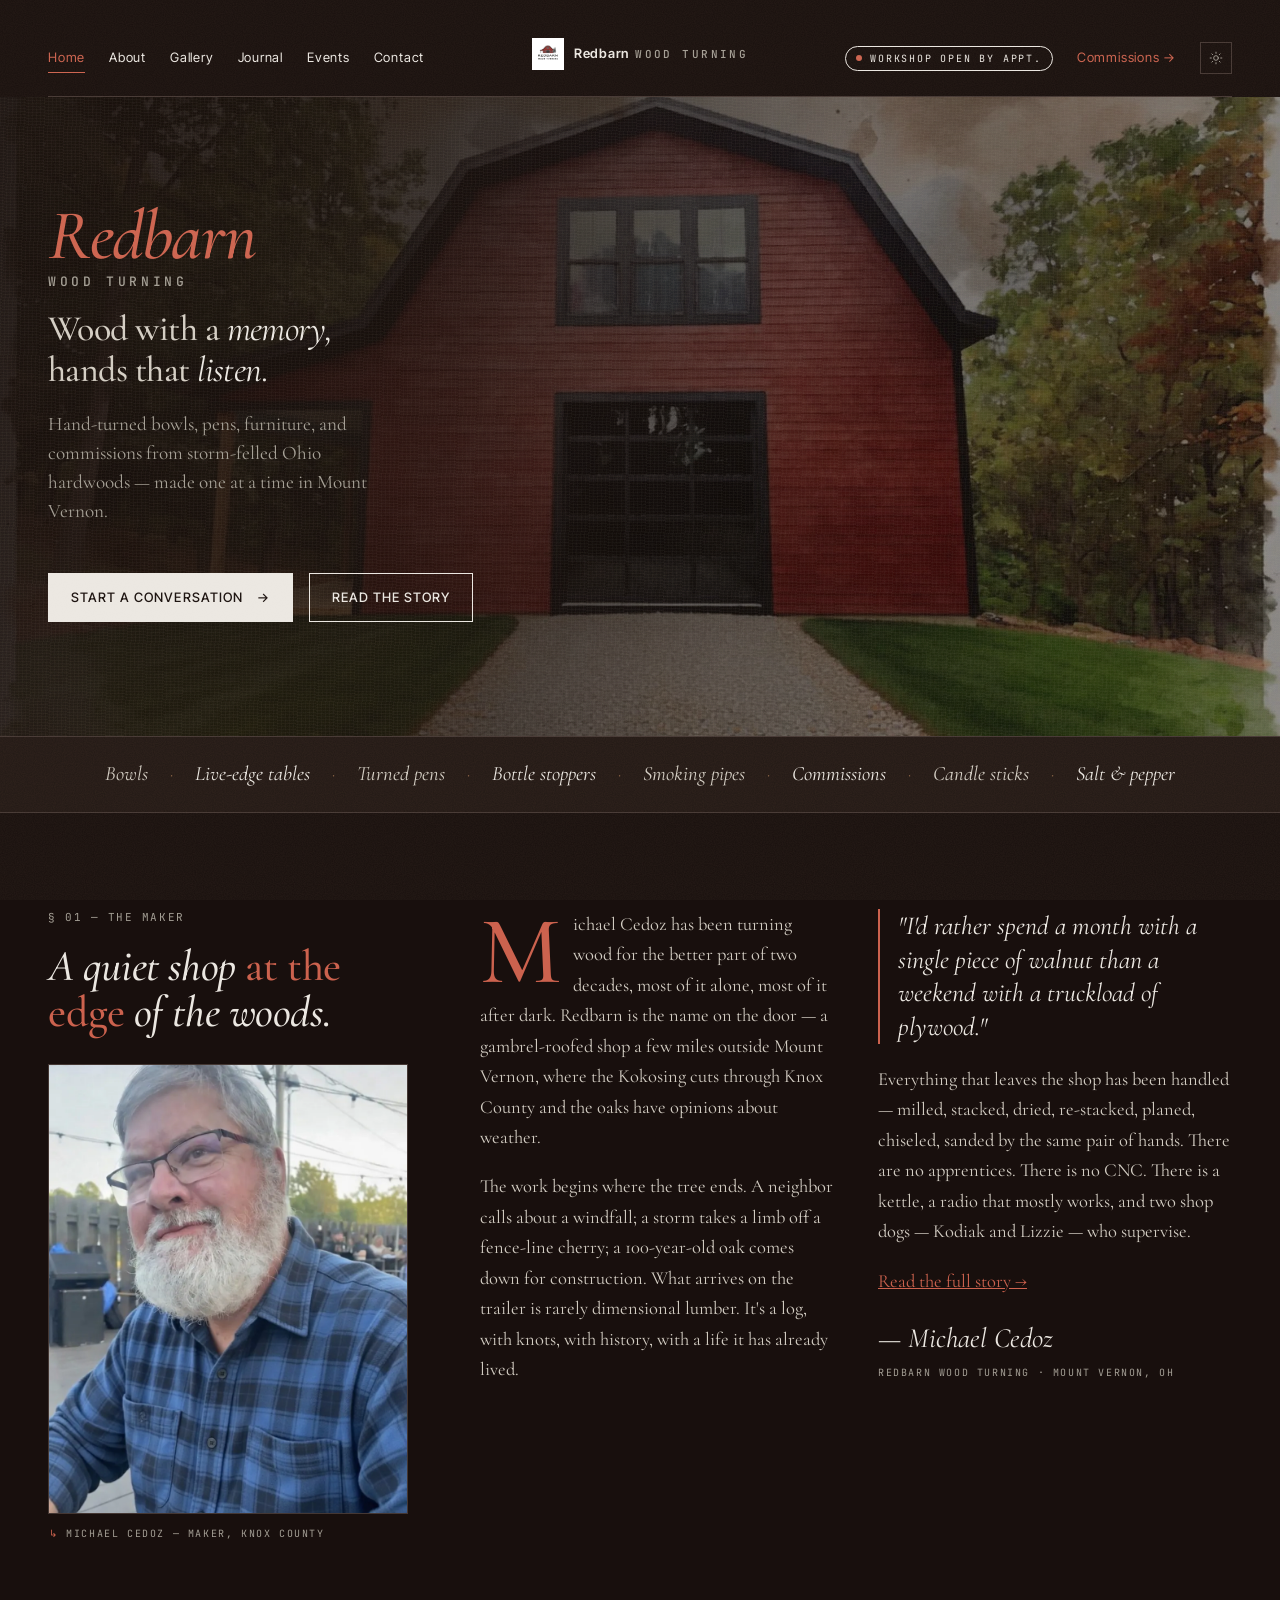
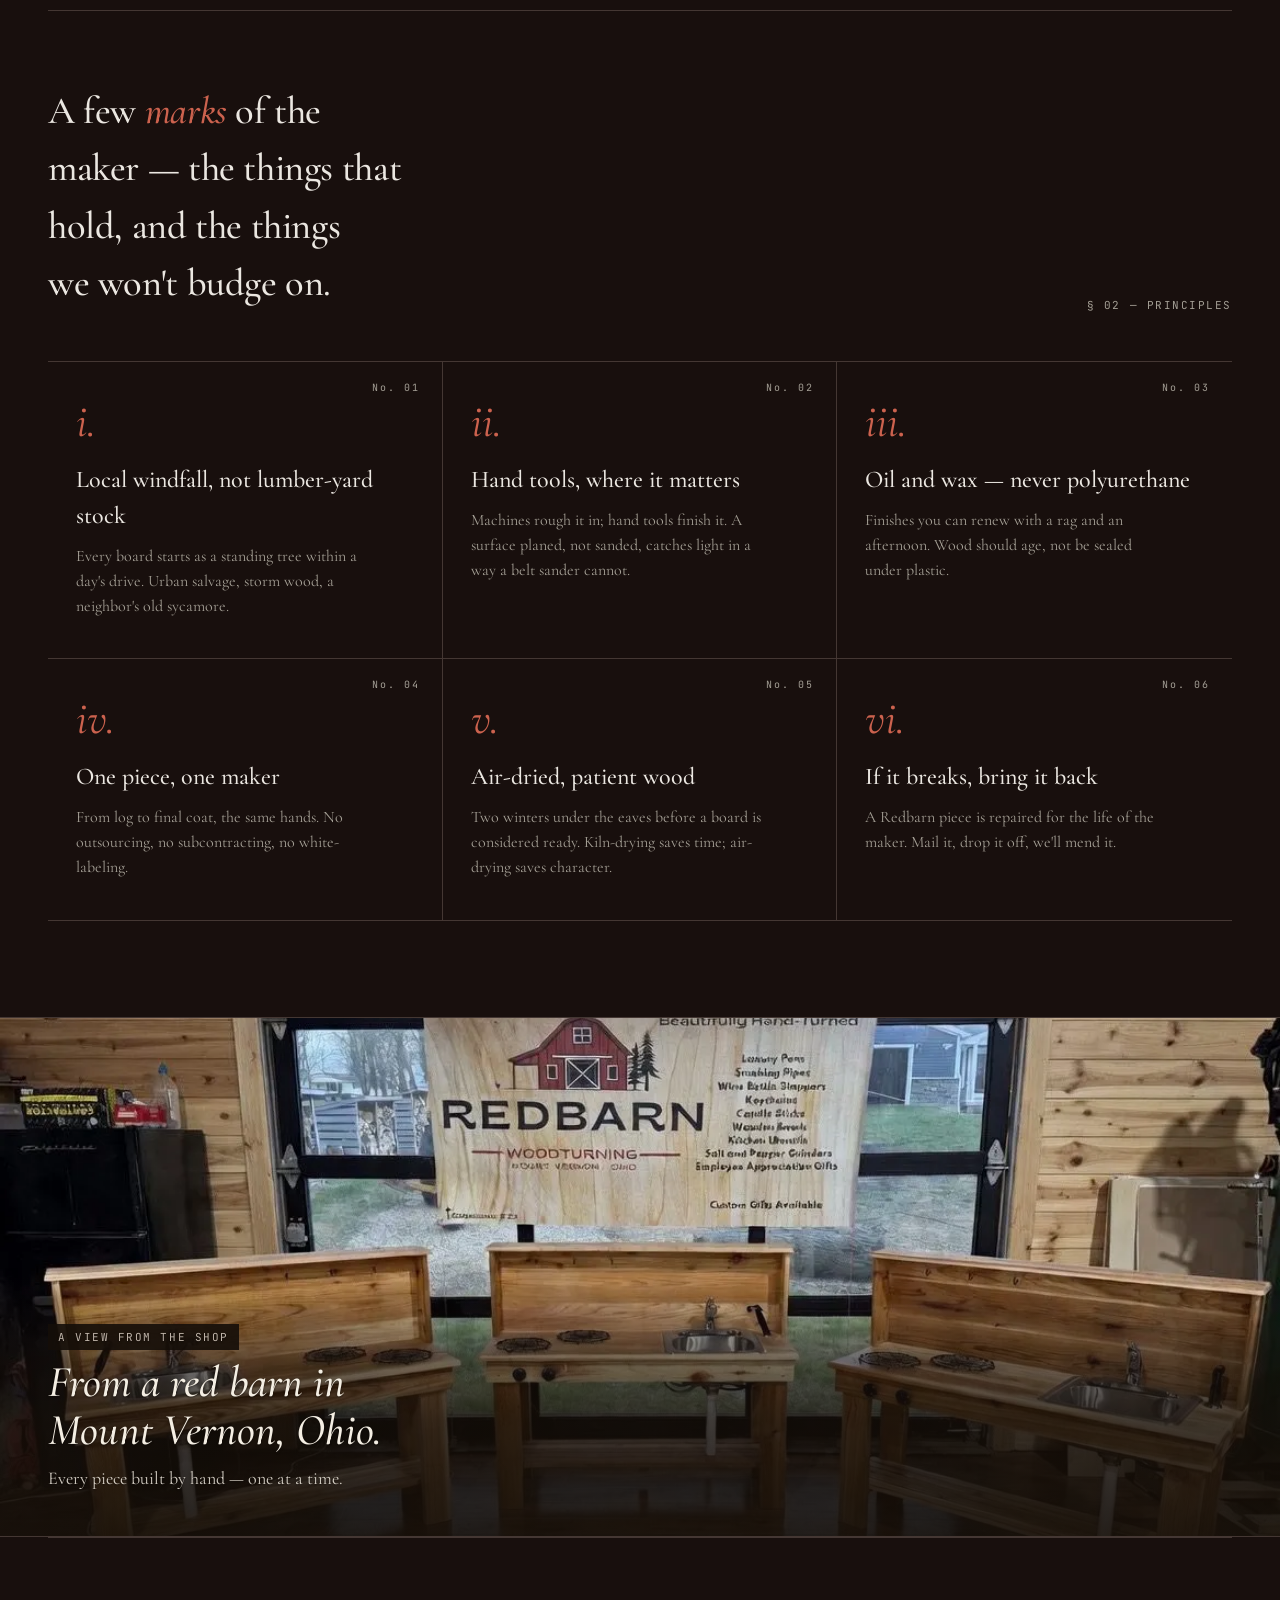
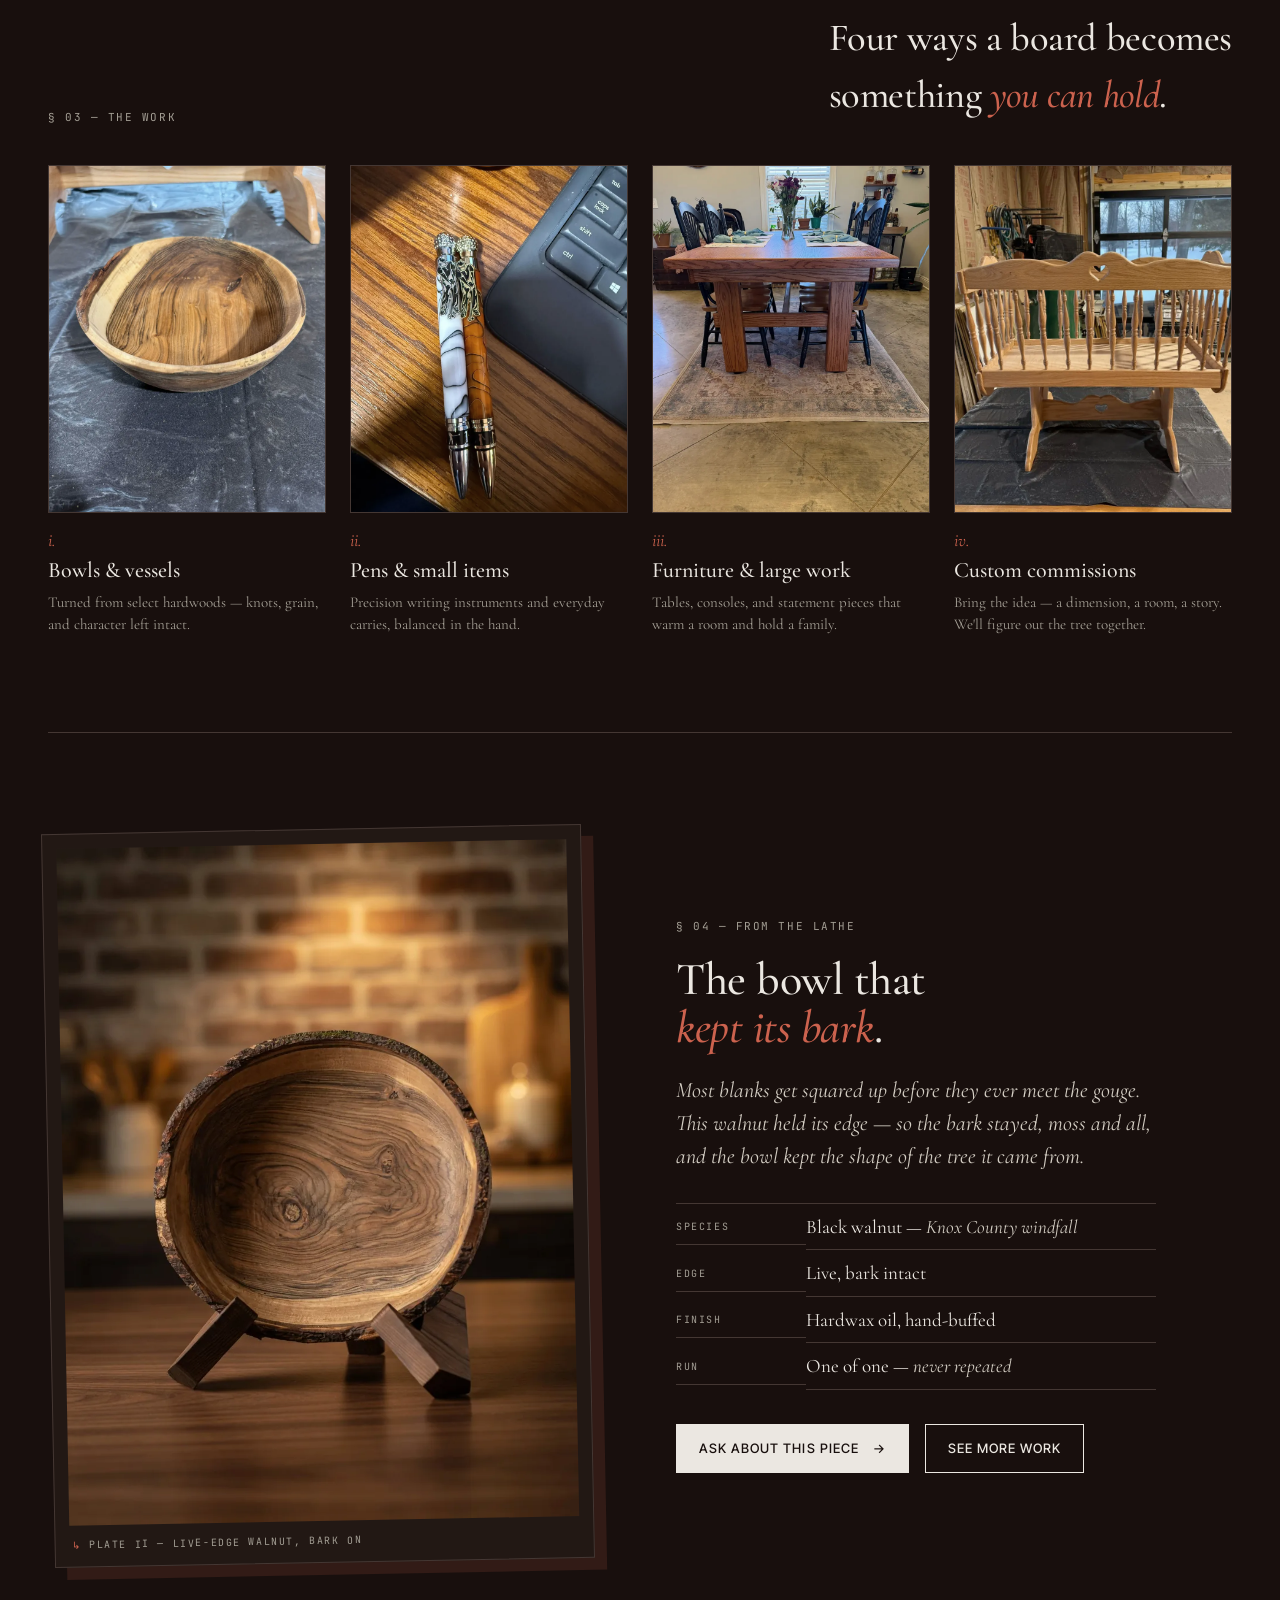
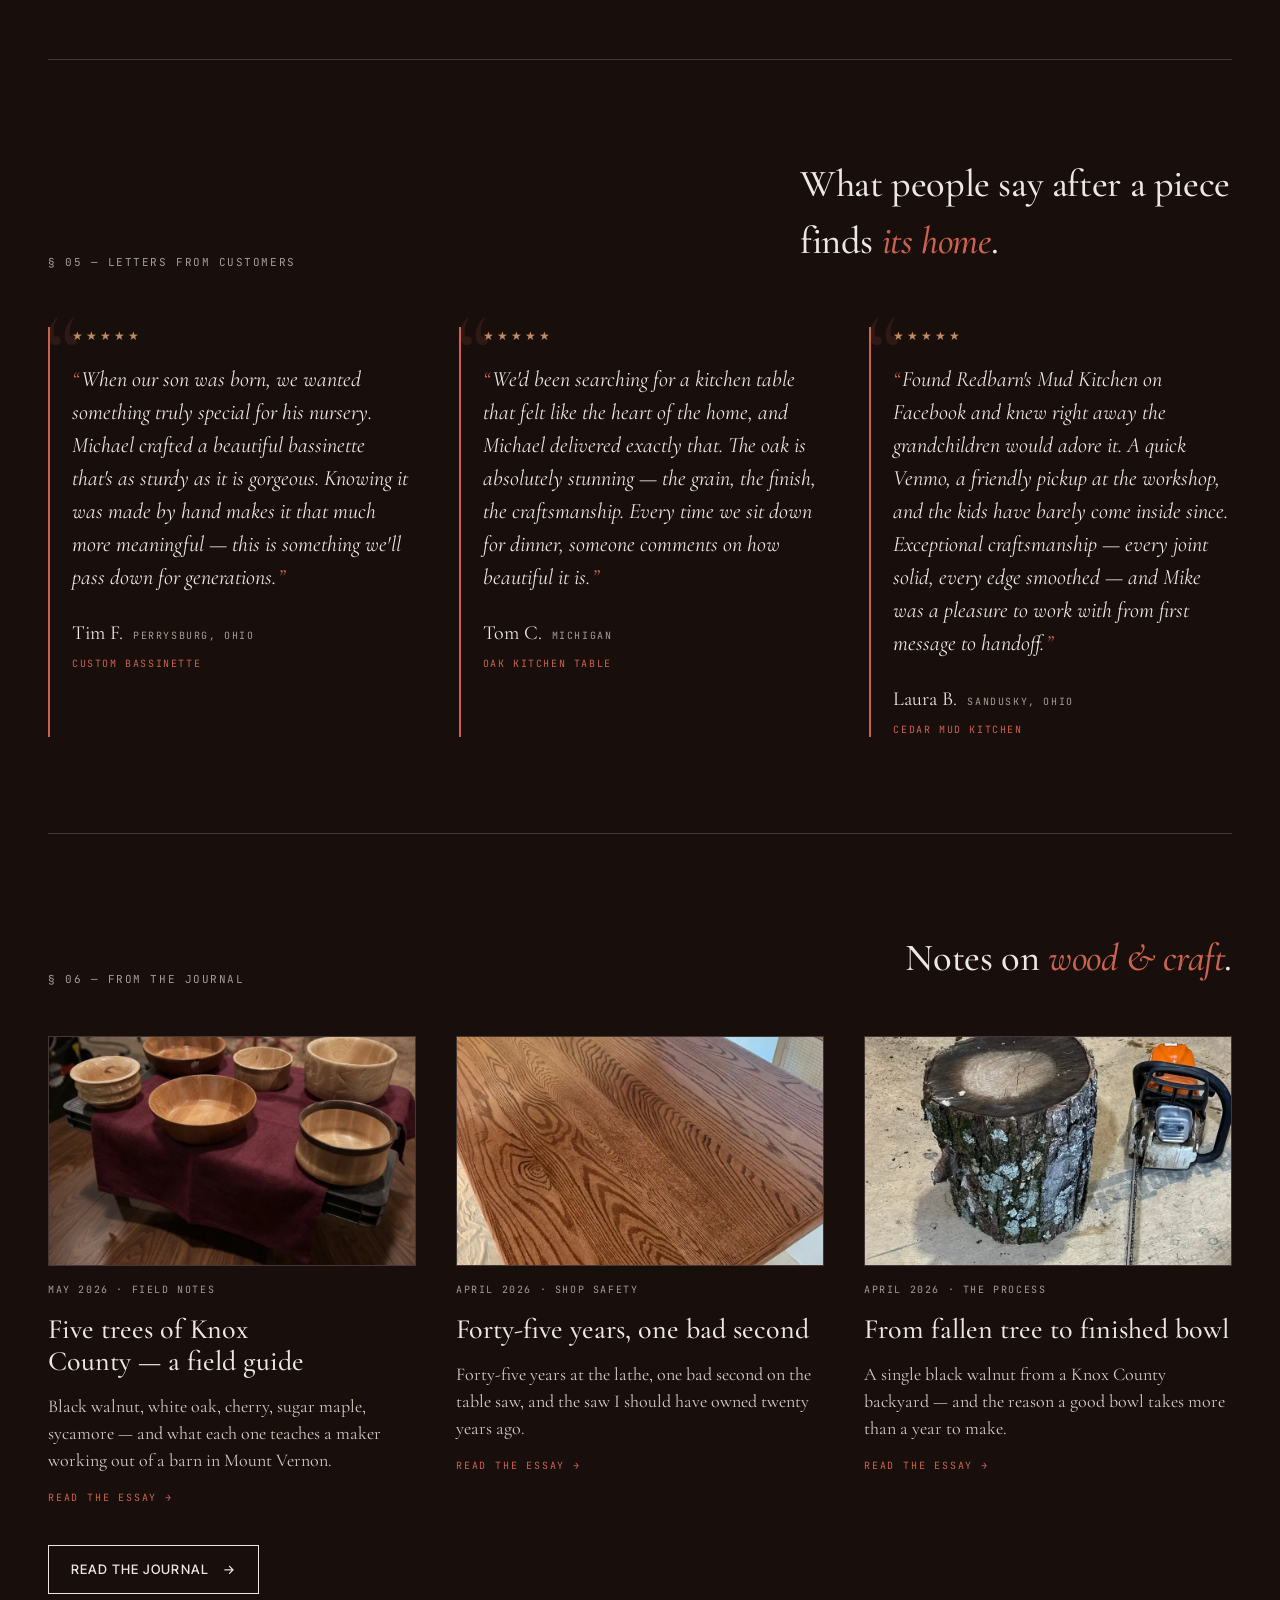
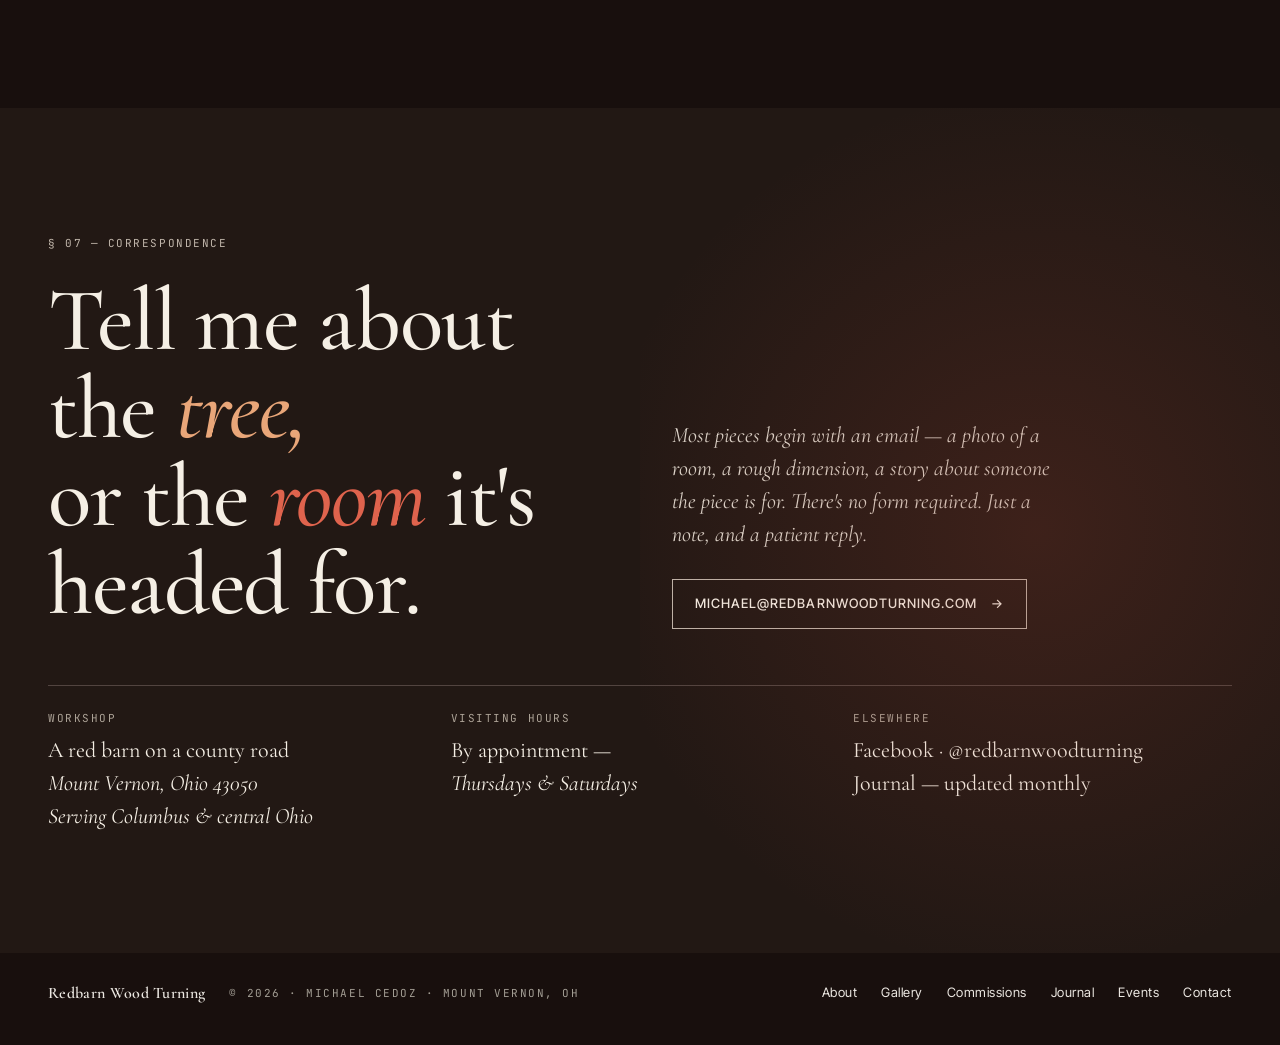
<file: index.html>
<!DOCTYPE html>
<html lang="en">
<head>
<meta charset="UTF-8">
<meta name="viewport" content="width=device-width, initial-scale=1.0">
<title>Redbarn Wood Turning | Handcrafted Woodwork — Mount Vernon, Ohio</title>
<meta name="description" content="Handcrafted bowls, pens, furniture, and custom woodwork by Michael Cedoz in Mount Vernon, Ohio. One-of-a-kind pieces shaped by hand from locally sourced hardwoods.">
<link rel="canonical" href="https://redbarnwoodturning.com/">

<!-- PWA Manifest -->
<link rel="manifest" href="manifest.json">

<!-- Open Graph -->
<meta property="og:title" content="Redbarn Wood Turning — Handcrafted Woodwork">
<meta property="og:description" content="One-of-a-kind bowls, pens, furniture, and custom woodwork by Michael Cedoz in Mount Vernon, Ohio.">
<meta property="og:type" content="website">
<meta property="og:url" content="https://redbarnwoodturning.com/">
<meta property="og:image" content="https://redbarnwoodturning.com/og-card.jpg">
<meta property="og:image:width" content="1200">
<meta property="og:image:height" content="630">
<meta property="og:image:alt" content="Watercolor of a red gambrel-roofed barn among autumn trees — Redbarn Wood Turning, Mount Vernon, Ohio">
<meta property="og:locale" content="en_US">

<!-- Twitter Card -->
<meta name="twitter:card" content="summary_large_image">
<meta name="twitter:title" content="Redbarn Wood Turning — Handcrafted Woodwork">
<meta name="twitter:description" content="One-of-a-kind bowls, pens, furniture, and custom woodwork by Michael Cedoz in Mount Vernon, Ohio.">
<meta name="twitter:image" content="https://redbarnwoodturning.com/og-card.jpg">

<!-- Structured Data: LocalBusiness -->
<script type="application/ld+json">
{
  "@context": "https://schema.org",
  "@type": "LocalBusiness",
  "@id": "https://redbarnwoodturning.com/#business",
  "name": "Redbarn Wood Turning",
  "alternateName": "Redbarn Wood Turning Workshop",
  "description": "Handcrafted bowls, pens, furniture, and custom woodwork by Michael Cedoz in Mount Vernon, Ohio. Pieces built by hand from locally sourced, storm-felled Ohio hardwoods.",
  "url": "https://redbarnwoodturning.com",
  "image": "https://redbarnwoodturning.com/hero-barn.jpg",
  "logo": "https://redbarnwoodturning.com/1.svg",
  "address": {
    "@type": "PostalAddress",
    "addressLocality": "Mount Vernon",
    "addressRegion": "OH",
    "postalCode": "43050",
    "addressCountry": "US"
  },
  "geo": {
    "@type": "GeoCoordinates",
    "latitude": 40.3934,
    "longitude": -82.4857
  },
  "founder": {
    "@type": "Person",
    "name": "Michael Cedoz",
    "jobTitle": "Woodturner & Craftsman",
    "url": "https://redbarnwoodturning.com/about.html"
  },
  "contactPoint": {
    "@type": "ContactPoint",
    "contactType": "Customer Service",
    "email": "michael@redbarnwoodturning.com",
    "areaServed": "US",
    "availableLanguage": "English"
  },
  "areaServed": [
    { "@type": "City", "name": "Mount Vernon, Ohio" },
    { "@type": "City", "name": "Columbus, Ohio" },
    { "@type": "AdministrativeArea", "name": "Knox County, Ohio" },
    { "@type": "AdministrativeArea", "name": "Central Ohio" },
    { "@type": "State", "name": "Ohio" },
    { "@type": "Country", "name": "United States" }
  ],
  "knowsAbout": [
    "Wood turning",
    "Custom furniture",
    "Hand-turned bowls",
    "Live-edge tables",
    "Black walnut",
    "White oak",
    "Ohio hardwoods",
    "Wood finishing",
    "Hardwax oil finishes"
  ],
  "sameAs": [
    "https://www.facebook.com/redbarnwoodturning/"
  ],
  "priceRange": "$$",
  "makesOffer": [
    { "@type": "Offer", "itemOffered": { "@type": "Product", "name": "Hand-Turned Bowls" } },
    { "@type": "Offer", "itemOffered": { "@type": "Product", "name": "Handcrafted Pens" } },
    { "@type": "Offer", "itemOffered": { "@type": "Product", "name": "Custom Furniture" } },
    { "@type": "Offer", "itemOffered": { "@type": "Product", "name": "Wine Bottle Stoppers" } },
    { "@type": "Offer", "itemOffered": { "@type": "Product", "name": "Hand-Turned Smoking Pipes" } },
    { "@type": "Offer", "itemOffered": { "@type": "Product", "name": "Salt & Pepper Grinders" } },
    { "@type": "Offer", "itemOffered": { "@type": "Product", "name": "Candle Sticks" } },
    { "@type": "Offer", "itemOffered": { "@type": "Product", "name": "Custom Commissions" } }
  ]
}
</script>


<!-- Palette init (prevents FOUC) -->
<script>
(function(){ try { var p = localStorage.getItem('redbarn-palette'); if (p !== 'cream') document.documentElement.dataset.palette = 'ink'; } catch(e){ document.documentElement.dataset.palette = 'ink'; } })();
</script>

<!-- Preconnect & Fonts -->
<link rel="preconnect" href="https://fonts.googleapis.com">
<link rel="preconnect" href="https://fonts.gstatic.com" crossorigin>
<link href="https://fonts.googleapis.com/css2?family=Cormorant+Garamond:ital,wght@0,400;0,500;0,600;1,400;1,500;1,600&family=Inter+Tight:wght@400;500;600&family=JetBrains+Mono:wght@400;500&display=swap" rel="stylesheet">

<!-- Favicon & Theme -->
<link rel="alternate" type="application/rss+xml" title="Redbarn Wood Turning Blog" href="feed.xml">
<link rel="icon" href="favicon.ico" sizes="32x32">
<link rel="icon" href="favicon.svg" type="image/svg+xml">
<link rel="apple-touch-icon" href="apple-touch-icon.png">
<meta name="theme-color" content="#1a1410">

<!-- CSS -->
<link rel="stylesheet" href="styles.css">
</head>
<body>

<a href="#main" class="skip-link">Skip to main content</a>
<div class="mobile-overlay" id="mobileOverlay"></div>

<div class="page" id="top">

  <!-- MASTHEAD -->
  <header class="mast" role="banner">
    <nav class="left" id="navLinks" aria-label="Primary">
      <a href="index.html" class="active">Home</a>
      <a href="about.html">About</a>
      <a href="gallery.html">Gallery</a>
      <a href="journal.html">Journal</a>
      <a href="events.html">Events</a>
      <a href="contact.html">Contact</a>
    </nav>
    <div class="center">
      <a href="index.html" class="wordmark" aria-label="Redbarn Wood Turning — Home">
        <img src="1.svg" alt="" width="32" height="32">
        <span><em>Redbarn</em><span class="sub">Wood Turning</span></span>
      </a>
    </div>
    <div class="right">
      <span class="stamp"><span class="dot"></span> Workshop open by appt.</span>
      <a href="commissions.html" class="visit">Commissions &rarr;</a>
      <button type="button" id="paletteToggle" class="palette-toggle" aria-label="Toggle light/dark palette">
        <svg class="moon" viewBox="0 0 24 24" fill="none" stroke="currentColor" stroke-width="1.6" stroke-linecap="round" stroke-linejoin="round" aria-hidden="true"><path d="M21 12.79A9 9 0 1 1 11.21 3 7 7 0 0 0 21 12.79z"/></svg>
        <svg class="sun" viewBox="0 0 24 24" fill="none" stroke="currentColor" stroke-width="1.6" stroke-linecap="round" stroke-linejoin="round" aria-hidden="true"><circle cx="12" cy="12" r="4"/><path d="M12 2v2M12 20v2M4.93 4.93l1.41 1.41M17.66 17.66l1.41 1.41M2 12h2M20 12h2M4.93 19.07l1.41-1.41M17.66 6.34l1.41-1.41"/></svg>
      </button>
      <button class="nav-hamburger" id="navToggle" aria-label="Toggle navigation menu" aria-expanded="false">
        <span></span><span></span><span></span>
      </button>
    </div>
  </header>

  <main id="main" tabindex="-1">

    <!-- HERO — full-bleed watercolor, calm editorial -->
    <section class="hero">
      <div class="hero-bg" aria-hidden="true">
        <picture>
          <source type="image/webp" srcset="hero-barn-watercolor-600.webp 600w, hero-barn-watercolor-900.webp 900w, hero-barn-watercolor.webp 1168w" sizes="100vw">
          <img src="hero-barn-watercolor.jpg" alt="" width="1168" height="880" fetchpriority="high">
        </picture>
        <div class="hero-veil"></div>
      </div>

      <div class="hero-inner">
        <p class="hero-brand reveal">
          <em>Redbarn</em>
          <span class="hero-brand-sub">Wood Turning</span>
        </p>

        <h1 class="hero-title reveal">
          Wood with a <span class="i">memory,</span><br>
          hands that <span class="i">listen.</span>
        </h1>

        <p class="hero-lede reveal">
          Hand-turned bowls, pens, furniture, and commissions from storm-felled Ohio hardwoods &mdash; made one at a time in Mount Vernon.
        </p>

        <div class="cta-row reveal">
          <a class="btn" href="contact.html">Start a conversation <span class="arr">&rarr;</span></a>
          <a class="btn ghost" href="about.html">Read the story</a>
        </div>
      </div>
    </section>

    <!-- PRODUCT LINE — static -->
    <div class="ribbon" aria-label="Work offered">
      <div class="ribbon-track">
        <span class="item">Bowls</span><span class="sep">&middot;</span>
        <span class="item"><em>Live-edge tables</em></span><span class="sep">&middot;</span>
        <span class="item">Turned pens</span><span class="sep">&middot;</span>
        <span class="item"><em>Bottle stoppers</em></span><span class="sep">&middot;</span>
        <span class="item">Smoking pipes</span><span class="sep">&middot;</span>
        <span class="item"><em>Commissions</em></span><span class="sep">&middot;</span>
        <span class="item">Candle sticks</span><span class="sep">&middot;</span>
        <span class="item"><em>Salt &amp; pepper</em></span>
      </div>
    </div>

    <!-- ABOUT (abbreviated — full story on about.html) -->
    <section class="about" id="about">
      <aside class="about-aside reveal">
        <span class="mono">&sect; 01 &mdash; The maker</span>
        <h2>A quiet shop <em>at the edge</em> of the woods.</h2>
        <figure class="portrait">
          <picture>
            <source srcset="about-michael.webp" type="image/webp">
            <img src="about-michael.jpg" alt="Michael Cedoz in his Mount Vernon workshop" width="500" height="600" loading="lazy">
          </picture>
          <figcaption class="cap">Michael Cedoz &mdash; maker, Knox County</figcaption>
        </figure>
      </aside>

      <div class="about-body reveal">
        <p>
          Michael Cedoz has been turning wood for the better part of two decades, most of it alone, most of it after dark. Redbarn is the name on the door &mdash; a gambrel-roofed shop a few miles outside Mount Vernon, where the Kokosing cuts through Knox County and the oaks have opinions about weather.
        </p>
        <p>
          The work begins where the tree ends. A neighbor calls about a windfall; a storm takes a limb off a fence-line cherry; a 100-year-old oak comes down for construction. What arrives on the trailer is rarely dimensional lumber. It's a log, with knots, with history, with a life it has already lived.
        </p>

        <div class="pull">
          "I'd rather spend a month with a single piece of walnut than a weekend with a truckload of plywood."
        </div>

        <p>
          Everything that leaves the shop has been handled &mdash; milled, stacked, dried, re-stacked, planed, chiseled, sanded by the same pair of hands. There are no apprentices. There is no CNC. There is a kettle, a radio that mostly works, and two shop dogs &mdash; Kodiak and Lizzie &mdash; who supervise.
        </p>
        <p>
          <a href="about.html">Read the full story &rarr;</a>
        </p>

        <div class="sig">&mdash; Michael Cedoz</div>
        <div class="sig-line">Redbarn Wood Turning &middot; Mount Vernon, OH</div>
      </div>
    </section>

    <!-- MARKS / PRINCIPLES -->
    <section class="marks" id="principles">
      <div class="marks-head reveal">
        <h3>A few <em>marks</em> of the maker &mdash; the things that hold, and the things we won't budge on.</h3>
        <span class="mono">&sect; 02 &mdash; Principles</span>
      </div>
      <div class="marks-grid">
        <article class="mark reveal">
          <div class="num">No. 01</div>
          <div class="n">i.</div>
          <h4>Local windfall, not lumber-yard stock</h4>
          <p>Every board starts as a standing tree within a day's drive. Urban salvage, storm wood, a neighbor's old sycamore.</p>
        </article>
        <article class="mark reveal">
          <div class="num">No. 02</div>
          <div class="n">ii.</div>
          <h4>Hand tools, where it matters</h4>
          <p>Machines rough it in; hand tools finish it. A surface planed, not sanded, catches light in a way a belt sander cannot.</p>
        </article>
        <article class="mark reveal">
          <div class="num">No. 03</div>
          <div class="n">iii.</div>
          <h4>Oil and wax &mdash; never polyurethane</h4>
          <p>Finishes you can renew with a rag and an afternoon. Wood should age, not be sealed under plastic.</p>
        </article>
        <article class="mark reveal">
          <div class="num">No. 04</div>
          <div class="n">iv.</div>
          <h4>One piece, one maker</h4>
          <p>From log to final coat, the same hands. No outsourcing, no subcontracting, no white-labeling.</p>
        </article>
        <article class="mark reveal">
          <div class="num">No. 05</div>
          <div class="n">v.</div>
          <h4>Air-dried, patient wood</h4>
          <p>Two winters under the eaves before a board is considered ready. Kiln-drying saves time; air-drying saves character.</p>
        </article>
        <article class="mark reveal">
          <div class="num">No. 06</div>
          <div class="n">vi.</div>
          <h4>If it breaks, bring it back</h4>
          <p>A Redbarn piece is repaired for the life of the maker. Mail it, drop it off, we'll mend it.</p>
        </article>
      </div>
    </section>

    <!-- WORKSHOP BANNER -->
    <section class="workshop-banner reveal" aria-label="A view from the workshop">
      <picture>
        <source srcset="gallery-shop-banner.webp" type="image/webp">
        <img src="gallery-shop-banner.jpg" alt="Three outdoor kitchen stations lined up in the Redbarn workshop with the Redbarn Wood Turning banner" class="workshop-banner-img" width="1168" height="880" loading="lazy">
      </picture>
      <div class="workshop-banner-overlay">
        <span class="mono">A view from the shop</span>
        <p class="workshop-banner-title">From a red barn in Mount Vernon, Ohio.</p>
        <p class="workshop-banner-sub">Every piece built by hand &mdash; one at a time.</p>
      </div>
    </section>

    <!-- WORK / CATEGORIES -->
    <section class="work-strip" id="work">
      <div class="strip-head reveal">
        <span class="mono">&sect; 03 &mdash; The work</span>
        <h3>Four ways a board becomes<br>something <em>you can hold</em>.</h3>
      </div>
      <div class="strip-grid">
        <a class="strip-card reveal" href="gallery.html">
          <div class="sc-img">
            <picture>
              <source srcset="craft-bowls.webp" type="image/webp">
              <img src="craft-bowls.jpg" alt="Hand-turned walnut bowl with rich, swirling grain" loading="lazy" width="400" height="500">
            </picture>
          </div>
          <div class="sc-body">
            <span class="mono">i.</span>
            <h4>Bowls &amp; vessels</h4>
            <p>Turned from select hardwoods &mdash; knots, grain, and character left intact.</p>
          </div>
        </a>
        <a class="strip-card reveal" href="gallery.html">
          <div class="sc-img">
            <picture>
              <source srcset="craft-pens.webp" type="image/webp">
              <img src="craft-pens.JPG" alt="Handcrafted wood and resin pens with ornate metal fittings" loading="lazy" width="400" height="500">
            </picture>
          </div>
          <div class="sc-body">
            <span class="mono">ii.</span>
            <h4>Pens &amp; small items</h4>
            <p>Precision writing instruments and everyday carries, balanced in the hand.</p>
          </div>
        </a>
        <a class="strip-card reveal" href="gallery.html">
          <div class="sc-img">
            <picture>
              <source srcset="craft-furniture.webp" type="image/webp">
              <img src="craft-furniture.jpg" alt="Handcrafted oak kitchen table set for dinner in a home" loading="lazy" width="400" height="500">
            </picture>
          </div>
          <div class="sc-body">
            <span class="mono">iii.</span>
            <h4>Furniture &amp; large work</h4>
            <p>Tables, consoles, and statement pieces that warm a room and hold a family.</p>
          </div>
        </a>
        <a class="strip-card reveal" href="commissions.html">
          <div class="sc-img">
            <picture>
              <source srcset="craft-custom.webp" type="image/webp">
              <img src="craft-custom.jpg" alt="Custom handcrafted wooden bassinette with turned spindles" loading="lazy" width="400" height="500">
            </picture>
          </div>
          <div class="sc-body">
            <span class="mono">iv.</span>
            <h4>Custom commissions</h4>
            <p>Bring the idea &mdash; a dimension, a room, a story. We'll figure out the tree together.</p>
          </div>
        </a>
      </div>
    </section>

    <!-- FEATURED PIECE -->
    <section class="feature" id="featured">
      <div class="feature-media reveal">
        <figure class="feature-frame">
          <picture>
            <source srcset="gallery-bark-bowl.webp" type="image/webp">
            <img src="gallery-bark-bowl.jpg" alt="Live-edge black walnut bowl with its bark intact, displayed on a wooden stand" loading="lazy" width="880" height="1168">
          </picture>
          <figcaption class="cap">Plate II &mdash; live-edge walnut, bark on</figcaption>
        </figure>
      </div>
      <div class="feature-body reveal">
        <span class="mono">&sect; 04 &mdash; From the lathe</span>
        <h3>The bowl that <em>kept its bark</em>.</h3>
        <p class="feature-lede">Most blanks get squared up before they ever meet the gouge. This walnut held its edge &mdash; so the bark stayed, moss and all, and the bowl kept the shape of the tree it came from.</p>
        <dl class="feature-specs">
          <dt>Species</dt><dd>Black walnut &mdash; <em>Knox County windfall</em></dd>
          <dt>Edge</dt><dd>Live, bark intact</dd>
          <dt>Finish</dt><dd>Hardwax oil, hand-buffed</dd>
          <dt>Run</dt><dd>One of one &mdash; <em>never repeated</em></dd>
        </dl>
        <div class="cta-row">
          <a class="btn" href="contact.html">Ask about this piece <span class="arr">&rarr;</span></a>
          <a class="btn ghost" href="gallery.html">See more work</a>
        </div>
      </div>
    </section>

    <!-- TESTIMONIALS -->
    <section class="testimonials" id="letters">
      <div class="testimonials-head reveal">
        <span class="mono">&sect; 05 &mdash; Letters from customers</span>
        <h3>What people say after a piece finds <em>its home</em>.</h3>
      </div>
      <div class="testimonials-grid">
        <figure class="testimonial reveal">
          <div class="testimonial-stars" role="img" aria-label="5 out of 5 stars">&#9733;&#9733;&#9733;&#9733;&#9733;</div>
          <blockquote class="testimonial-quote">When our son was born, we wanted something truly special for his nursery. Michael crafted a beautiful bassinette that's as sturdy as it is gorgeous. Knowing it was made by hand makes it that much more meaningful &mdash; this is something we'll pass down for generations.</blockquote>
          <figcaption class="testimonial-footer">
            <span class="testimonial-attr">Tim F.</span>
            <span class="testimonial-location">Perrysburg, Ohio</span>
          </figcaption>
          <span class="testimonial-product">Custom bassinette</span>
        </figure>
        <figure class="testimonial reveal">
          <div class="testimonial-stars" role="img" aria-label="5 out of 5 stars">&#9733;&#9733;&#9733;&#9733;&#9733;</div>
          <blockquote class="testimonial-quote">We'd been searching for a kitchen table that felt like the heart of the home, and Michael delivered exactly that. The oak is absolutely stunning &mdash; the grain, the finish, the craftsmanship. Every time we sit down for dinner, someone comments on how beautiful it is.</blockquote>
          <figcaption class="testimonial-footer">
            <span class="testimonial-attr">Tom C.</span>
            <span class="testimonial-location">Michigan</span>
          </figcaption>
          <span class="testimonial-product">Oak kitchen table</span>
        </figure>
        <figure class="testimonial reveal">
          <div class="testimonial-stars" role="img" aria-label="5 out of 5 stars">&#9733;&#9733;&#9733;&#9733;&#9733;</div>
          <blockquote class="testimonial-quote">Found Redbarn's Mud Kitchen on Facebook and knew right away the grandchildren would adore it. A quick Venmo, a friendly pickup at the workshop, and the kids have barely come inside since. Exceptional craftsmanship &mdash; every joint solid, every edge smoothed &mdash; and Mike was a pleasure to work with from first message to handoff.</blockquote>
          <figcaption class="testimonial-footer">
            <span class="testimonial-attr">Laura B.</span>
            <span class="testimonial-location">Sandusky, Ohio</span>
          </figcaption>
          <span class="testimonial-product">Cedar mud kitchen</span>
        </figure>
      </div>
    </section>

    <!-- FROM THE JOURNAL -->
    <section class="journal" id="journal-preview">
      <div class="journal-head reveal">
        <span class="mono">&sect; 06 &mdash; From the journal</span>
        <h3>Notes on <em>wood &amp; craft</em>.</h3>
      </div>
      <div class="blog-grid journal-preview-grid">
        <a href="blog-five-trees-of-knox-county.html" class="blog-card reveal" aria-label="Five Trees of Knox County: A Field Guide to the Hardwoods of Mount Vernon, Ohio">
          <div class="blog-card-image">
            <picture>
              <source srcset="gallery-bowl-group.webp" type="image/webp">
              <img src="gallery-bowl-group.jpg" alt="Six hand-turned bowls in maple, cherry, and walnut on the workshop floor" loading="lazy" width="400" height="250">
            </picture>
          </div>
          <div class="blog-card-date">May 2026 &middot; Field notes</div>
          <h4 class="blog-card-title">Five trees of Knox County &mdash; a field guide</h4>
          <p class="blog-card-excerpt">Black walnut, white oak, cherry, sugar maple, sycamore &mdash; and what each one teaches a maker working out of a barn in Mount Vernon.</p>
          <span class="blog-read-more">Read the essay &rarr;</span>
        </a>
        <a href="blog-sawstop-lesson.html" class="blog-card reveal" aria-label="Forty-Five Years, One Bad Second: Why I Finally Bought a SawStop">
          <div class="blog-card-image">
            <picture>
              <source srcset="gallery-oak-grain.webp" type="image/webp">
              <img src="gallery-oak-grain.jpg" alt="Oak tabletop with swirling grain in the Redbarn finishing room" loading="lazy" width="400" height="250">
            </picture>
          </div>
          <div class="blog-card-date">April 2026 &middot; Shop safety</div>
          <h4 class="blog-card-title">Forty-five years, one bad second</h4>
          <p class="blog-card-excerpt">Forty-five years at the lathe, one bad second on the table saw, and the saw I should have owned twenty years ago.</p>
          <span class="blog-read-more">Read the essay &rarr;</span>
        </a>
        <a href="blog-fallen-tree-to-bowl.html" class="blog-card reveal" aria-label="From Fallen Tree to Finished Bowl: The 18-Month Journey of a Walnut">
          <div class="blog-card-image focal-top">
            <picture>
              <source srcset="gallery-raw-log.webp" type="image/webp">
              <img src="gallery-raw-log.jpg" alt="Raw black walnut log on the workshop floor" loading="lazy" width="400" height="250">
            </picture>
          </div>
          <div class="blog-card-date">April 2026 &middot; The process</div>
          <h4 class="blog-card-title">From fallen tree to finished bowl</h4>
          <p class="blog-card-excerpt">A single black walnut from a Knox County backyard &mdash; and the reason a good bowl takes more than a year to make.</p>
          <span class="blog-read-more">Read the essay &rarr;</span>
        </a>
      </div>
      <p class="journal-preview-more reveal"><a class="btn ghost" href="journal.html">Read the journal <span class="arr">&rarr;</span></a></p>
    </section>

    <!-- CONTACT CTA -->
    <section class="contact" id="contact">
      <div class="inner">
        <div>
          <span class="mono">&sect; 07 &mdash; Correspondence</span>
          <h2>Tell me about the <em>tree,</em><br>or the <span class="barn">room</span> it's headed for.</h2>
        </div>
        <div class="side reveal">
          <p>Most pieces begin with an email &mdash; a photo of a room, a rough dimension, a story about someone the piece is for. There's no form required. Just a note, and a patient reply.</p>
          <a class="btn" href="mailto:michael@redbarnwoodturning.com">michael@redbarnwoodturning.com <span class="arr">&rarr;</span></a>
        </div>
      </div>

      <div class="inner addr">
        <div class="block">
          <span class="mono">Workshop</span>
          <span class="v">A red barn on a county road<br><em>Mount Vernon, Ohio 43050</em><br><em>Serving Columbus &amp; central Ohio</em></span>
        </div>
        <div class="block">
          <span class="mono">Visiting hours</span>
          <span class="v">By appointment &mdash;<br><em>Thursdays &amp; Saturdays</em></span>
        </div>
        <div class="block">
          <span class="mono">Elsewhere</span>
          <span class="v"><a href="https://www.facebook.com/redbarnwoodturning/" target="_blank" rel="noopener noreferrer">Facebook &middot; @redbarnwoodturning</a><br><a href="journal.html">Journal &mdash; updated monthly</a></span>
        </div>
      </div>
    </section>

  </main>

  <footer role="contentinfo">
    <div class="lf">
      <span class="wordmark"><em>Redbarn Wood Turning</em></span>
      <span class="mono">&copy; <span id="year">2026</span> &middot; Michael Cedoz &middot; Mount Vernon, OH</span>
    </div>
    <div class="lf">
      <a href="about.html">About</a>
      <a href="gallery.html">Gallery</a>
      <a href="commissions.html">Commissions</a>
      <a href="journal.html">Journal</a>
      <a href="events.html">Events</a>
      <a href="contact.html">Contact</a>
    </div>
  </footer>
</div>

<script src="script.js"></script>

</body>
</html>
</file>
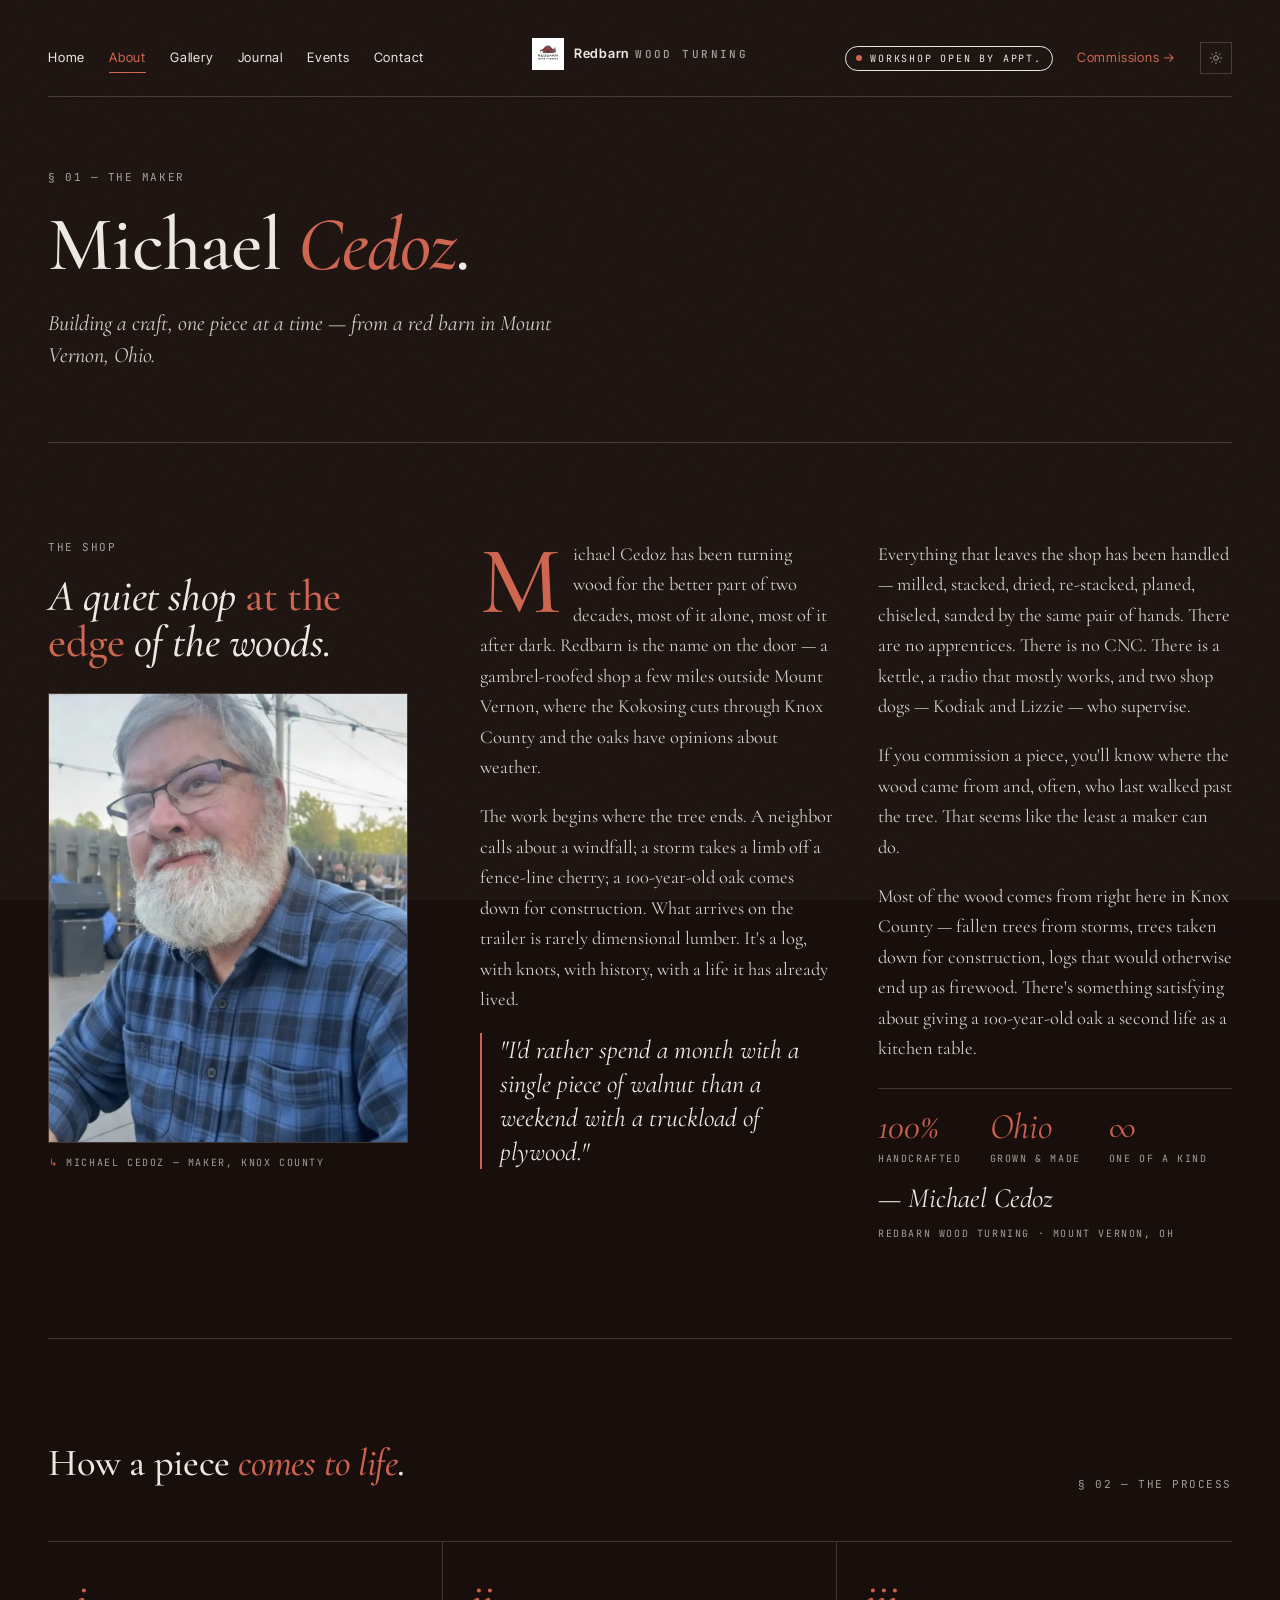
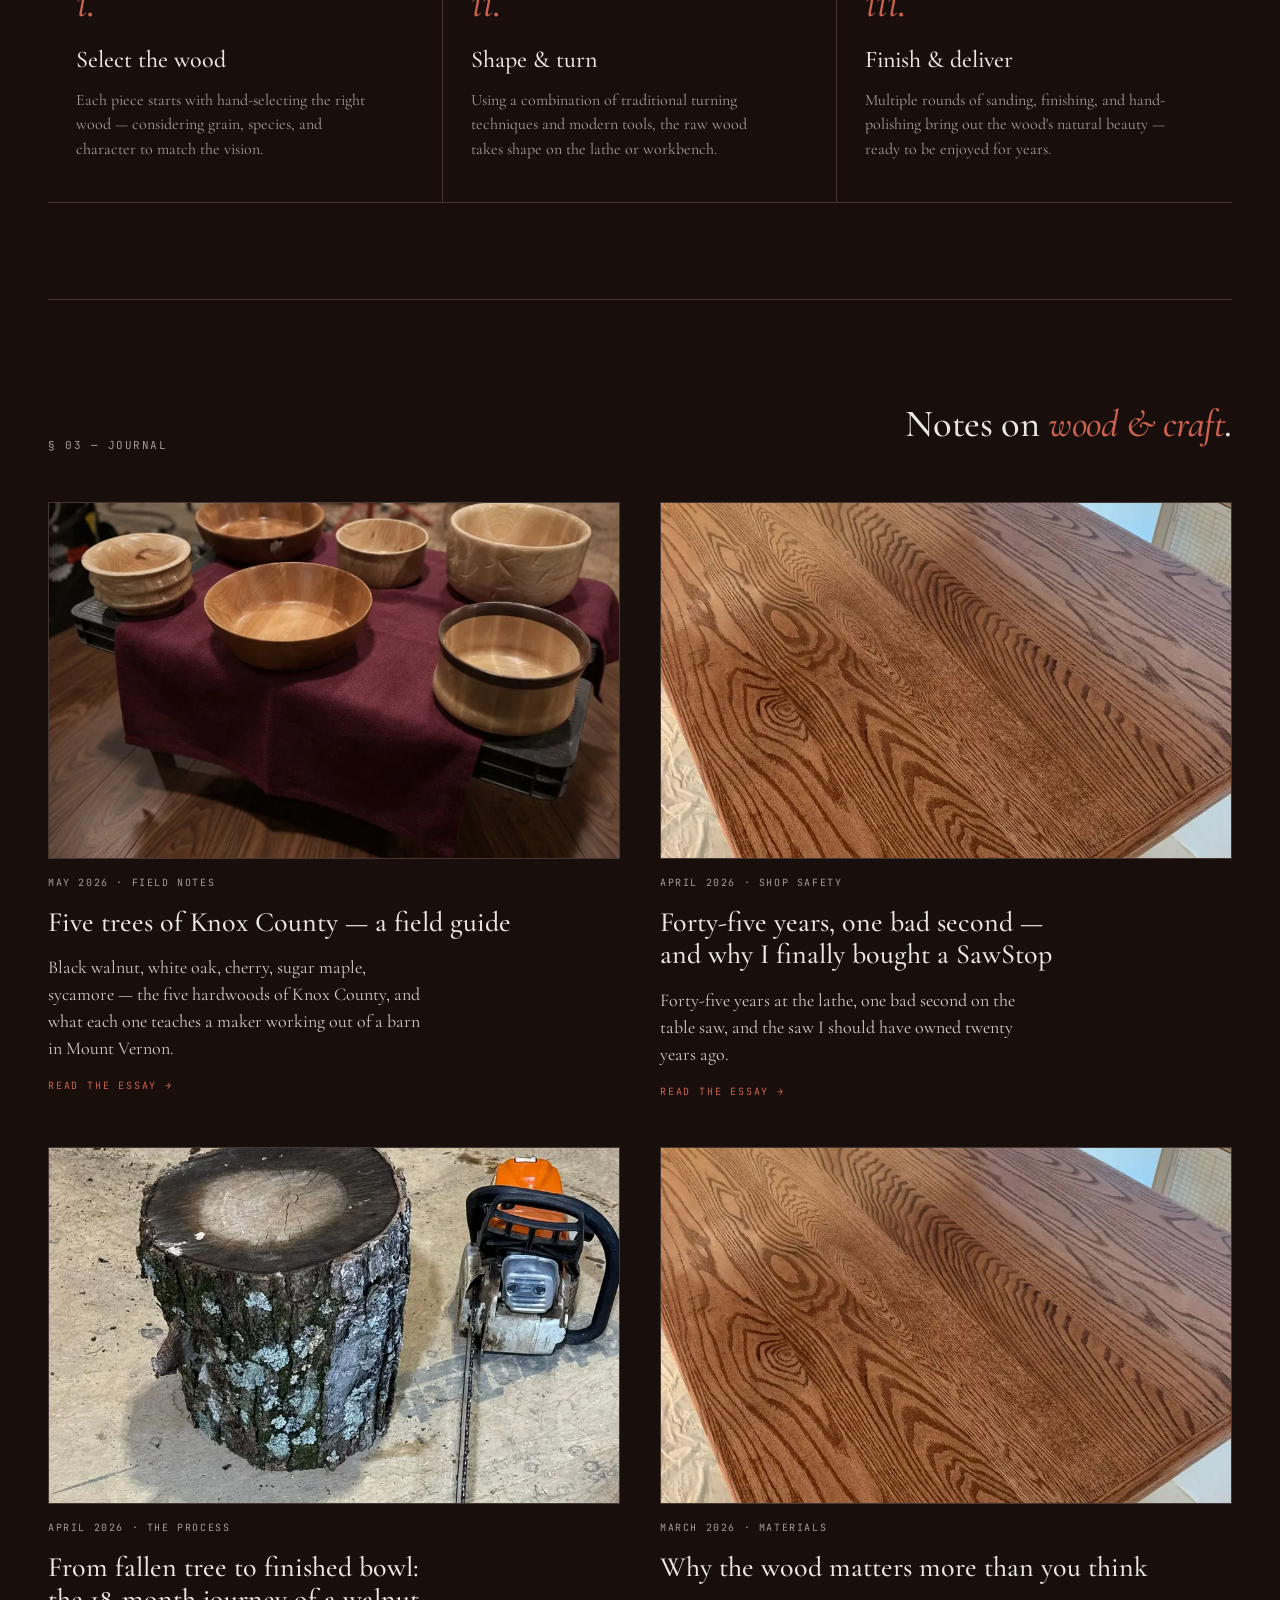
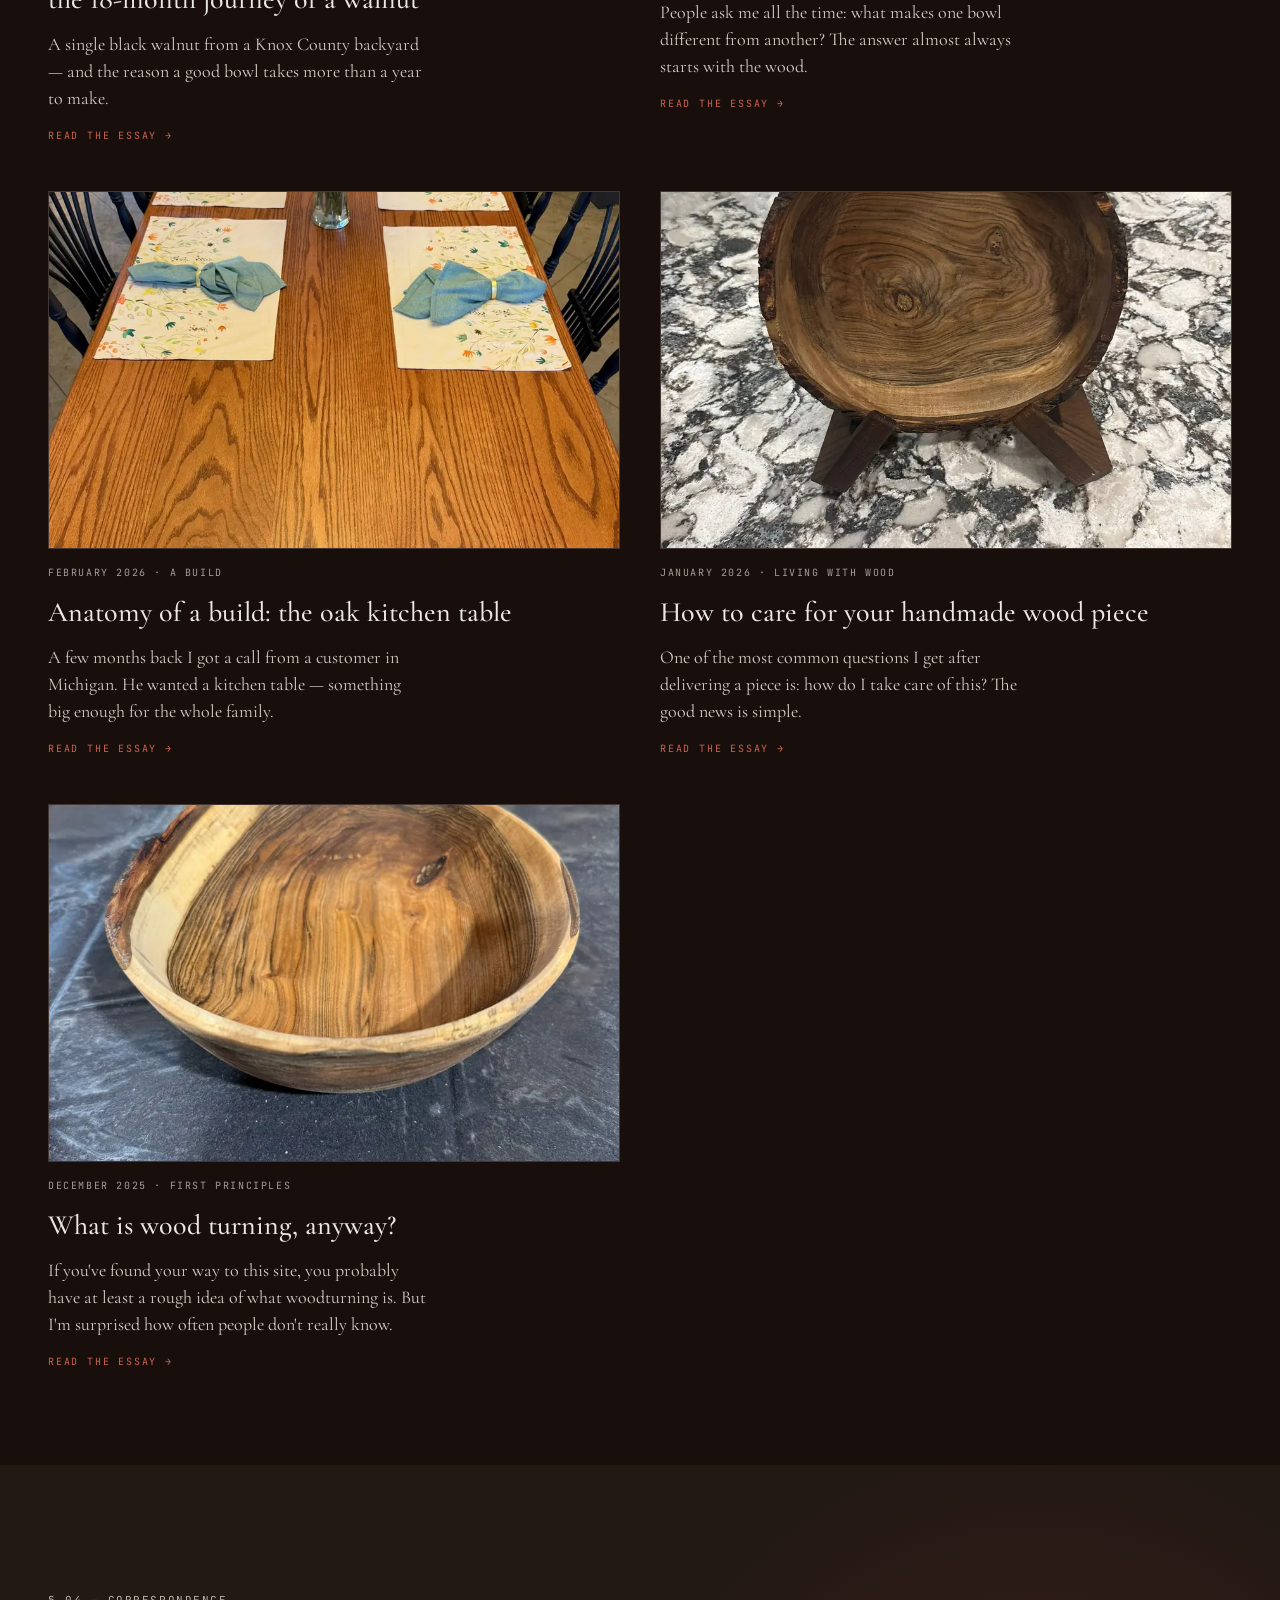
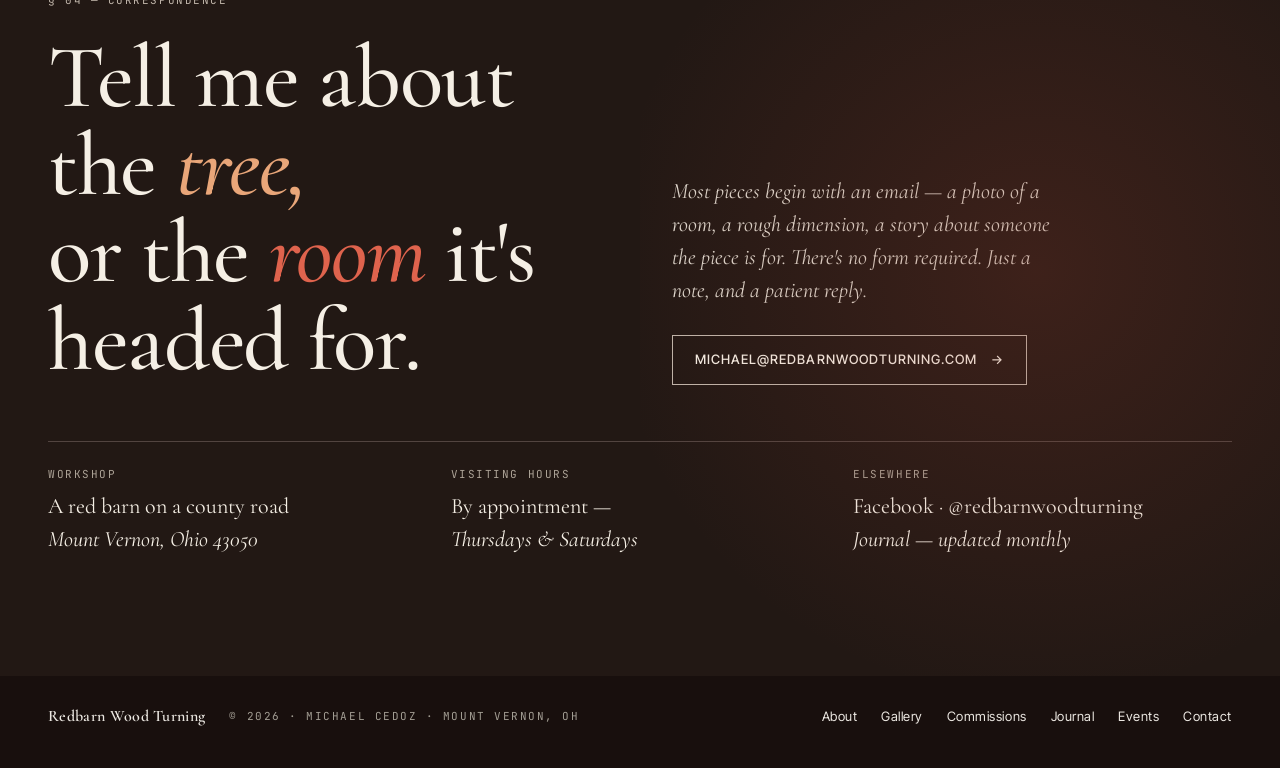
<file: about.html>
<!DOCTYPE html>
<html lang="en">
<head>
<meta charset="UTF-8">
<meta name="viewport" content="width=device-width, initial-scale=1.0">
<title>About Michael Cedoz | Redbarn Wood Turning</title>
<meta name="description" content="Learn about Michael Cedoz and the story behind Redbarn Wood Turning. A craftsman dedicated to handmade woodwork using locally sourced Ohio hardwoods.">
<link rel="canonical" href="https://redbarnwoodturning.com/about.html">

<!-- PWA Manifest -->
<link rel="manifest" href="manifest.json">

<!-- Open Graph -->
<meta property="og:title" content="About Michael Cedoz | Redbarn Wood Turning">
<meta property="og:description" content="Learn about Michael Cedoz and the story behind Redbarn Wood Turning. A craftsman dedicated to handmade woodwork using locally sourced Ohio hardwoods.">
<meta property="og:type" content="website">
<meta property="og:url" content="https://redbarnwoodturning.com/about.html">
<meta property="og:image" content="https://redbarnwoodturning.com/about-michael.jpg">
<meta property="og:locale" content="en_US">

<!-- Twitter Card -->
<meta name="twitter:card" content="summary_large_image">
<meta name="twitter:title" content="About Michael Cedoz | Redbarn Wood Turning">
<meta name="twitter:description" content="Learn about Michael Cedoz and the story behind Redbarn Wood Turning — handcrafted woodwork from Mount Vernon, Ohio.">
<meta name="twitter:image" content="https://redbarnwoodturning.com/about-michael.jpg">

<!-- Structured Data: Person -->
<script type="application/ld+json">
{
  "@context": "https://schema.org",
  "@type": "Person",
  "name": "Michael Cedoz",
  "jobTitle": "Woodturner & Craftsman",
  "url": "https://redbarnwoodturning.com",
  "image": "https://redbarnwoodturning.com/about-michael.jpg",
  "description": "Handcrafted woodturning and custom furniture maker in Mount Vernon, Ohio",
  "address": {
    "@type": "PostalAddress",
    "addressLocality": "Mount Vernon",
    "addressRegion": "OH",
    "addressCountry": "US"
  }
}
</script>

<!-- BreadcrumbList -->
<script type="application/ld+json">
{
  "@context": "https://schema.org",
  "@type": "BreadcrumbList",
  "itemListElement": [
    { "@type": "ListItem", "position": 1, "name": "Home", "item": "https://redbarnwoodturning.com/" },
    { "@type": "ListItem", "position": 2, "name": "About", "item": "https://redbarnwoodturning.com/about.html" }
  ]
}
</script>

<!-- Palette init (prevents FOUC) -->
<script>
(function(){ try { var p = localStorage.getItem('redbarn-palette'); if (p !== 'cream') document.documentElement.dataset.palette = 'ink'; } catch(e){ document.documentElement.dataset.palette = 'ink'; } })();
</script>

<!-- Preconnect & Fonts -->
<link rel="preconnect" href="https://fonts.googleapis.com">
<link rel="preconnect" href="https://fonts.gstatic.com" crossorigin>
<link href="https://fonts.googleapis.com/css2?family=Cormorant+Garamond:ital,wght@0,400;0,500;0,600;1,400;1,500;1,600&family=Inter+Tight:wght@400;500;600&family=JetBrains+Mono:wght@400;500&display=swap" rel="stylesheet">

<!-- Favicon & Theme -->
<link rel="alternate" type="application/rss+xml" title="Redbarn Wood Turning Blog" href="feed.xml">
<link rel="icon" href="favicon.svg" type="image/svg+xml">
<link rel="apple-touch-icon" href="apple-touch-icon.png">
<meta name="theme-color" content="#1a1410">

<!-- CSS -->
<link rel="stylesheet" href="styles.css">
</head>
<body>

<a href="#main" class="skip-link">Skip to main content</a>
<div class="mobile-overlay" id="mobileOverlay"></div>

<div class="page" id="top">

  <!-- MASTHEAD -->
  <header class="mast" role="banner">
    <nav class="left" id="navLinks" aria-label="Primary">
      <a href="index.html">Home</a>
      <a href="about.html" class="active">About</a>
      <a href="gallery.html">Gallery</a>
      <a href="journal.html">Journal</a>
      <a href="events.html">Events</a>
      <a href="contact.html">Contact</a>
    </nav>
    <div class="center">
      <a href="index.html" class="wordmark" aria-label="Redbarn Wood Turning — Home">
        <img src="1.svg" alt="" width="32" height="32">
        <span><em>Redbarn</em><span class="sub">Wood Turning</span></span>
      </a>
    </div>
    <div class="right">
      <span class="stamp"><span class="dot"></span> Workshop open by appt.</span>
      <a href="commissions.html" class="visit">Commissions &rarr;</a>
      <button type="button" id="paletteToggle" class="palette-toggle" aria-label="Toggle light/dark palette">
        <svg class="moon" viewBox="0 0 24 24" fill="none" stroke="currentColor" stroke-width="1.6" stroke-linecap="round" stroke-linejoin="round" aria-hidden="true"><path d="M21 12.79A9 9 0 1 1 11.21 3 7 7 0 0 0 21 12.79z"/></svg>
        <svg class="sun" viewBox="0 0 24 24" fill="none" stroke="currentColor" stroke-width="1.6" stroke-linecap="round" stroke-linejoin="round" aria-hidden="true"><circle cx="12" cy="12" r="4"/><path d="M12 2v2M12 20v2M4.93 4.93l1.41 1.41M17.66 17.66l1.41 1.41M2 12h2M20 12h2M4.93 19.07l1.41-1.41M17.66 6.34l1.41-1.41"/></svg>
      </button>
      <button class="nav-hamburger" id="navToggle" aria-label="Toggle navigation menu" aria-expanded="false">
        <span></span><span></span><span></span>
      </button>
    </div>
  </header>

  <main id="main" tabindex="-1">

    <!-- PAGE HEADER -->
    <section class="page-header">
      <span class="mono reveal">&sect; 01 &mdash; The maker</span>
      <h1 class="reveal">Michael <em>Cedoz</em>.</h1>
      <p class="lede reveal">Building a craft, one piece at a time &mdash; from a red barn in Mount Vernon, Ohio.</p>
    </section>

    <!-- ABOUT -->
    <section class="about">
      <aside class="about-aside reveal">
        <span class="mono">The shop</span>
        <h2>A quiet shop <em>at the edge</em> of the woods.</h2>
        <figure class="portrait">
          <picture>
            <source srcset="about-michael.webp" type="image/webp">
            <img src="about-michael.jpg" alt="Michael Cedoz in his Mount Vernon workshop" width="500" height="600">
          </picture>
          <figcaption class="cap">Michael Cedoz &mdash; maker, Knox County</figcaption>
        </figure>
      </aside>

      <div class="about-body reveal">
        <p>
          Michael Cedoz has been turning wood for the better part of two decades, most of it alone, most of it after dark. Redbarn is the name on the door &mdash; a gambrel-roofed shop a few miles outside Mount Vernon, where the Kokosing cuts through Knox County and the oaks have opinions about weather.
        </p>
        <p>
          The work begins where the tree ends. A neighbor calls about a windfall; a storm takes a limb off a fence-line cherry; a 100-year-old oak comes down for construction. What arrives on the trailer is rarely dimensional lumber. It's a log, with knots, with history, with a life it has already lived.
        </p>

        <div class="pull">
          "I'd rather spend a month with a single piece of walnut than a weekend with a truckload of plywood."
        </div>

        <p>
          Everything that leaves the shop has been handled &mdash; milled, stacked, dried, re-stacked, planed, chiseled, sanded by the same pair of hands. There are no apprentices. There is no CNC. There is a kettle, a radio that mostly works, and two shop dogs &mdash; Kodiak and Lizzie &mdash; who supervise.
        </p>
        <p>
          If you commission a piece, you'll know where the wood came from and, often, who last walked past the tree. That seems like the least a maker can do.
        </p>
        <p>
          Most of the wood comes from right here in Knox County &mdash; fallen trees from storms, trees taken down for construction, logs that would otherwise end up as firewood. There's something satisfying about giving a 100-year-old oak a second life as a kitchen table.
        </p>

        <div class="stats">
          <div>
            <div class="stat-num">100<em>%</em></div>
            <div class="stat-lab">Handcrafted</div>
          </div>
          <div>
            <div class="stat-num"><em>Ohio</em></div>
            <div class="stat-lab">Grown &amp; made</div>
          </div>
          <div>
            <div class="stat-num"><em>&infin;</em></div>
            <div class="stat-lab">One of a kind</div>
          </div>
        </div>

        <div class="sig">&mdash; Michael Cedoz</div>
        <div class="sig-line">Redbarn Wood Turning &middot; Mount Vernon, OH</div>
      </div>
    </section>

    <!-- PROCESS -->
    <section class="process" id="process">
      <div class="process-head reveal">
        <h3>How a piece <em>comes to life</em>.</h3>
        <span class="mono">&sect; 02 &mdash; The process</span>
      </div>
      <div class="process-steps">
        <article class="process-step reveal">
          <div class="n">i.</div>
          <h3>Select the wood</h3>
          <p>Each piece starts with hand-selecting the right wood &mdash; considering grain, species, and character to match the vision.</p>
        </article>
        <article class="process-step reveal">
          <div class="n">ii.</div>
          <h3>Shape &amp; turn</h3>
          <p>Using a combination of traditional turning techniques and modern tools, the raw wood takes shape on the lathe or workbench.</p>
        </article>
        <article class="process-step reveal">
          <div class="n">iii.</div>
          <h3>Finish &amp; deliver</h3>
          <p>Multiple rounds of sanding, finishing, and hand-polishing bring out the wood's natural beauty &mdash; ready to be enjoyed for years.</p>
        </article>
      </div>
    </section>

    <!-- JOURNAL -->
    <section class="journal" id="journal">
      <div class="journal-head reveal">
        <span class="mono">&sect; 03 &mdash; Journal</span>
        <h3>Notes on <em>wood &amp; craft</em>.</h3>
      </div>
      <div class="blog-grid">
        <a href="blog-five-trees-of-knox-county.html" class="blog-card reveal" aria-label="Five Trees of Knox County: A Field Guide to the Hardwoods of Mount Vernon, Ohio">
          <div class="blog-card-image">
            <picture>
              <source srcset="gallery-bowl-group.webp" type="image/webp">
              <img src="gallery-bowl-group.jpg" alt="Six hand-turned bowls in maple, cherry, and walnut on the workshop floor" loading="lazy" width="400" height="250">
            </picture>
          </div>
          <div class="blog-card-date">May 2026 &middot; Field notes</div>
          <h3 class="blog-card-title">Five trees of Knox County &mdash; a field guide</h3>
          <p class="blog-card-excerpt">Black walnut, white oak, cherry, sugar maple, sycamore &mdash; the five hardwoods of Knox County, and what each one teaches a maker working out of a barn in Mount Vernon.</p>
          <span class="blog-read-more">Read the essay &rarr;</span>
        </a>
        <a href="blog-sawstop-lesson.html" class="blog-card reveal" aria-label="Forty-Five Years, One Bad Second: Why I Finally Bought a SawStop">
          <div class="blog-card-image">
            <picture>
              <source srcset="gallery-oak-grain.webp" type="image/webp">
              <img src="gallery-oak-grain.jpg" alt="Oak tabletop with swirling grain in the Redbarn finishing room" loading="lazy" width="400" height="250">
            </picture>
          </div>
          <div class="blog-card-date">April 2026 &middot; Shop safety</div>
          <h3 class="blog-card-title">Forty-five years, one bad second &mdash; and why I finally bought a SawStop</h3>
          <p class="blog-card-excerpt">Forty-five years at the lathe, one bad second on the table saw, and the saw I should have owned twenty years ago.</p>
          <span class="blog-read-more">Read the essay &rarr;</span>
        </a>
        <a href="blog-fallen-tree-to-bowl.html" class="blog-card reveal" aria-label="From Fallen Tree to Finished Bowl: The 18-Month Journey of a Walnut">
          <div class="blog-card-image focal-top">
            <picture>
              <source srcset="gallery-raw-log.webp" type="image/webp">
              <img src="gallery-raw-log.jpg" alt="Raw black walnut log on the workshop floor" loading="lazy" width="400" height="250">
            </picture>
          </div>
          <div class="blog-card-date">April 2026 &middot; The process</div>
          <h3 class="blog-card-title">From fallen tree to finished bowl: the 18-month journey of a walnut</h3>
          <p class="blog-card-excerpt">A single black walnut from a Knox County backyard &mdash; and the reason a good bowl takes more than a year to make.</p>
          <span class="blog-read-more">Read the essay &rarr;</span>
        </a>
        <a href="blog-why-wood-matters.html" class="blog-card reveal" aria-label="Why the Wood Matters More Than You Think">
          <div class="blog-card-image">
            <picture>
              <source srcset="gallery-oak-grain.webp" type="image/webp">
              <img src="gallery-oak-grain.jpg" alt="Close-up of white oak grain pattern" loading="lazy" width="400" height="250">
            </picture>
          </div>
          <div class="blog-card-date">March 2026 &middot; Materials</div>
          <h3 class="blog-card-title">Why the wood matters more than you think</h3>
          <p class="blog-card-excerpt">People ask me all the time: what makes one bowl different from another? The answer almost always starts with the wood.</p>
          <span class="blog-read-more">Read the essay &rarr;</span>
        </a>
        <a href="blog-oak-kitchen-table.html" class="blog-card reveal" aria-label="Anatomy of a Build: The Oak Kitchen Table">
          <div class="blog-card-image">
            <picture>
              <source srcset="gallery-table-top.webp" type="image/webp">
              <img src="gallery-table-top.jpg" alt="Hand-planed oak kitchen table surface" loading="lazy" width="400" height="250">
            </picture>
          </div>
          <div class="blog-card-date">February 2026 &middot; A build</div>
          <h3 class="blog-card-title">Anatomy of a build: the oak kitchen table</h3>
          <p class="blog-card-excerpt">A few months back I got a call from a customer in Michigan. He wanted a kitchen table &mdash; something big enough for the whole family.</p>
          <span class="blog-read-more">Read the essay &rarr;</span>
        </a>
        <a href="blog-wood-care.html" class="blog-card reveal" aria-label="How to Care for Your Handmade Wood Piece">
          <div class="blog-card-image">
            <picture>
              <source srcset="gallery-bowl-stand.webp" type="image/webp">
              <img src="gallery-bowl-stand.jpg" alt="Turned wood bowl on a walnut stand" loading="lazy" width="400" height="250">
            </picture>
          </div>
          <div class="blog-card-date">January 2026 &middot; Living with wood</div>
          <h3 class="blog-card-title">How to care for your handmade wood piece</h3>
          <p class="blog-card-excerpt">One of the most common questions I get after delivering a piece is: how do I take care of this? The good news is simple.</p>
          <span class="blog-read-more">Read the essay &rarr;</span>
        </a>
        <a href="blog-what-is-wood-turning.html" class="blog-card reveal" aria-label="What Is Wood Turning, Anyway?">
          <div class="blog-card-image">
            <picture>
              <source srcset="craft-bowls.webp" type="image/webp">
              <img src="craft-bowls.jpg" alt="Collection of hand-turned wooden bowls" loading="lazy" width="400" height="250">
            </picture>
          </div>
          <div class="blog-card-date">December 2025 &middot; First principles</div>
          <h3 class="blog-card-title">What is wood turning, anyway?</h3>
          <p class="blog-card-excerpt">If you've found your way to this site, you probably have at least a rough idea of what woodturning is. But I'm surprised how often people don't really know.</p>
          <span class="blog-read-more">Read the essay &rarr;</span>
        </a>
      </div>
    </section>

    <!-- CONTACT CTA -->
    <section class="contact">
      <div class="inner">
        <div>
          <span class="mono">&sect; 04 &mdash; Correspondence</span>
          <h2>Tell me about the <em>tree,</em><br>or the <span class="barn">room</span> it's headed for.</h2>
        </div>
        <div class="side reveal">
          <p>Most pieces begin with an email &mdash; a photo of a room, a rough dimension, a story about someone the piece is for. There's no form required. Just a note, and a patient reply.</p>
          <a class="btn" href="mailto:michael@redbarnwoodturning.com">michael@redbarnwoodturning.com <span class="arr">&rarr;</span></a>
        </div>
      </div>
      <div class="inner addr">
        <div class="block">
          <span class="mono">Workshop</span>
          <span class="v">A red barn on a county road<br><em>Mount Vernon, Ohio 43050</em></span>
        </div>
        <div class="block">
          <span class="mono">Visiting hours</span>
          <span class="v">By appointment &mdash;<br><em>Thursdays &amp; Saturdays</em></span>
        </div>
        <div class="block">
          <span class="mono">Elsewhere</span>
          <span class="v"><a href="https://www.facebook.com/redbarnwoodturning/" target="_blank" rel="noopener noreferrer">Facebook &middot; @redbarnwoodturning</a><br><em>Journal &mdash; updated monthly</em></span>
        </div>
      </div>
    </section>

  </main>

  <footer role="contentinfo">
    <div class="lf">
      <span class="wordmark"><em>Redbarn Wood Turning</em></span>
      <span class="mono">&copy; <span id="year">2026</span> &middot; Michael Cedoz &middot; Mount Vernon, OH</span>
    </div>
    <div class="lf">
      <a href="about.html">About</a>
      <a href="gallery.html">Gallery</a>
      <a href="commissions.html">Commissions</a>
      <a href="journal.html">Journal</a>
      <a href="events.html">Events</a>
      <a href="contact.html">Contact</a>
    </div>
  </footer>
</div>

<script src="script.js"></script>

</body>
</html>
</file>
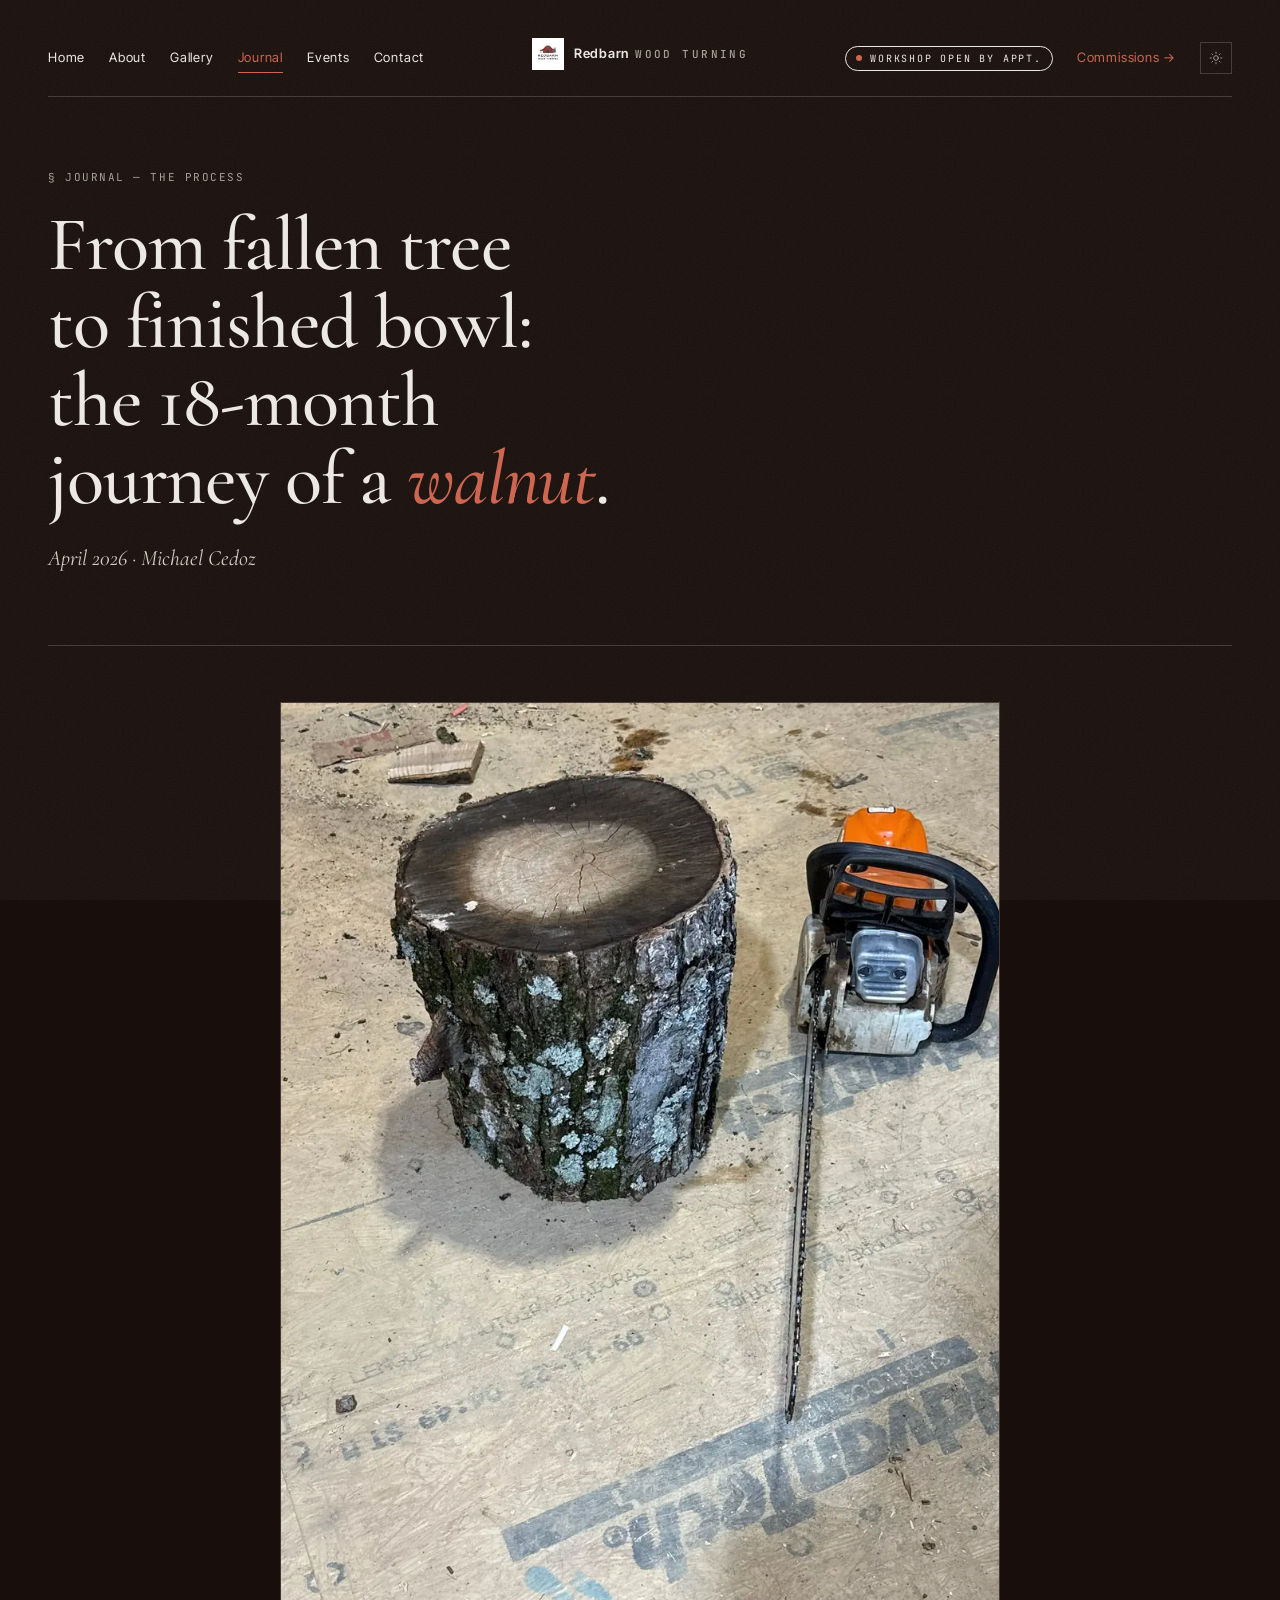
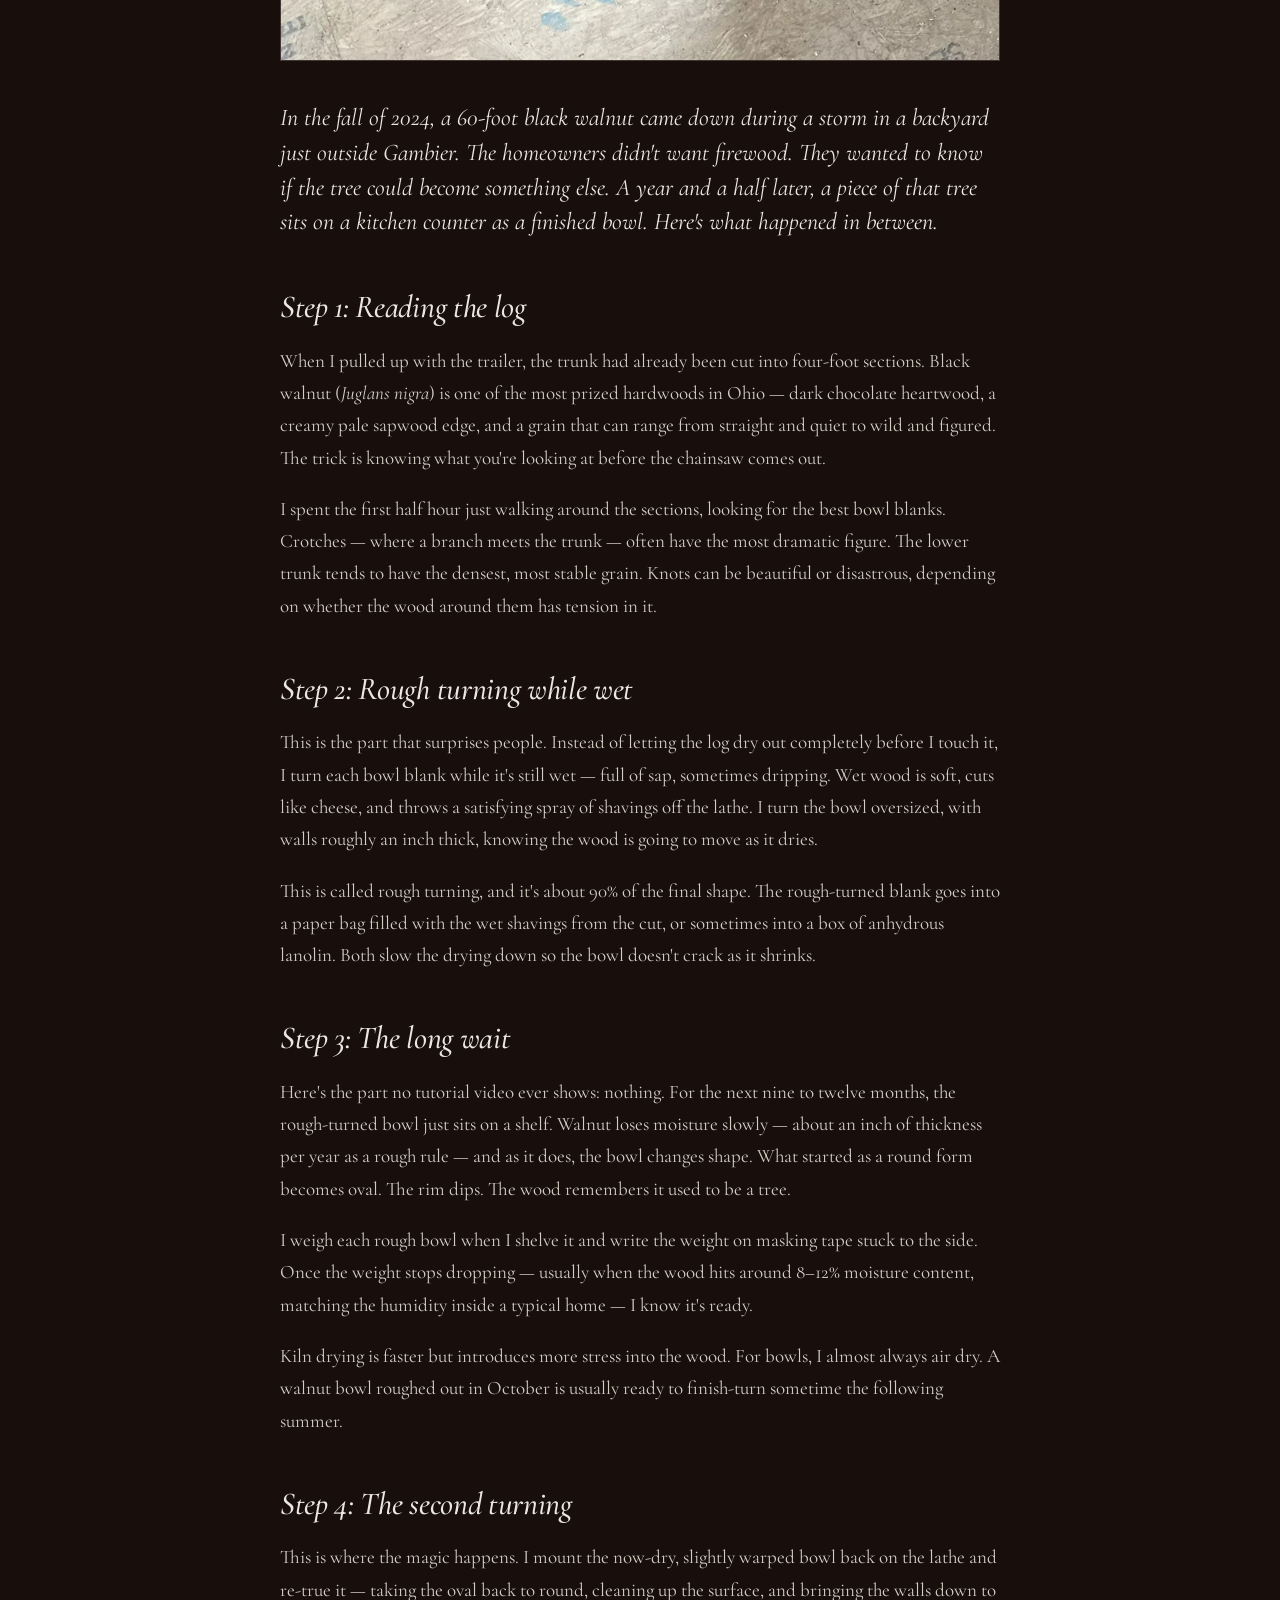
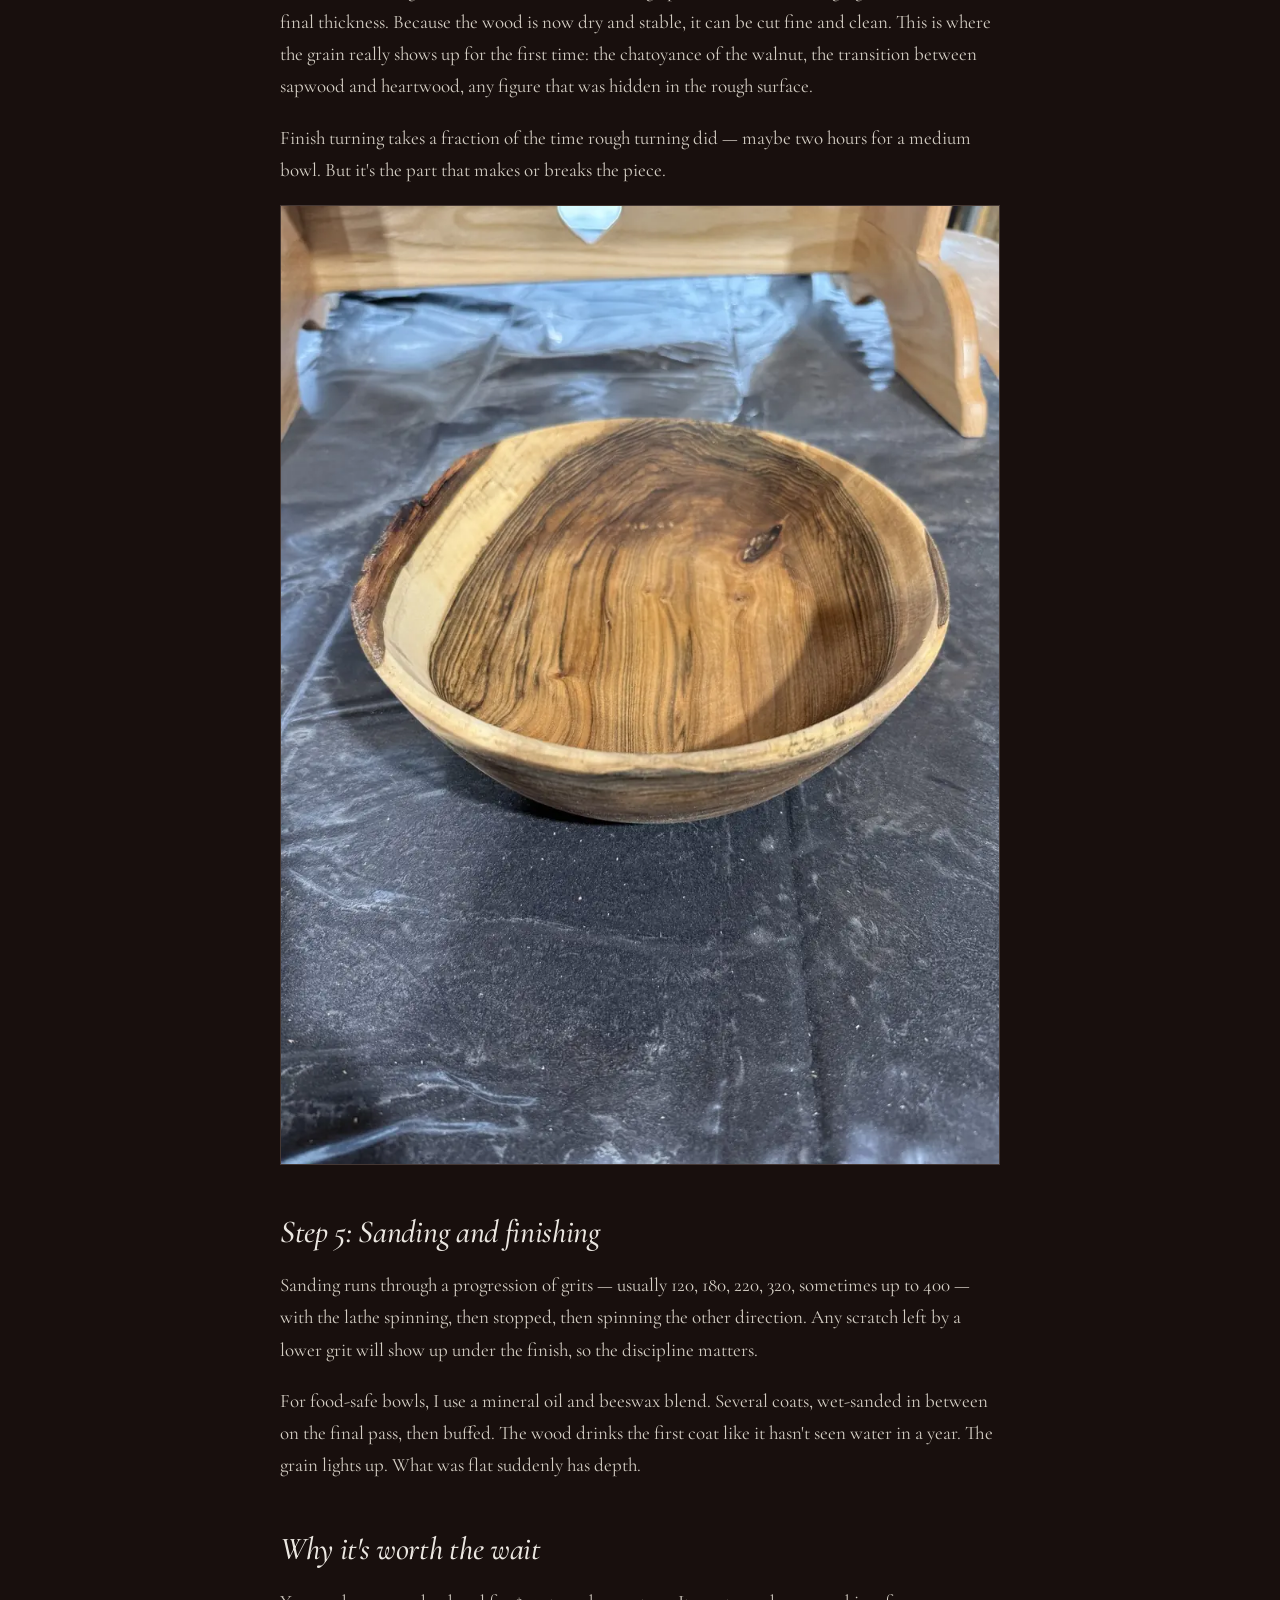
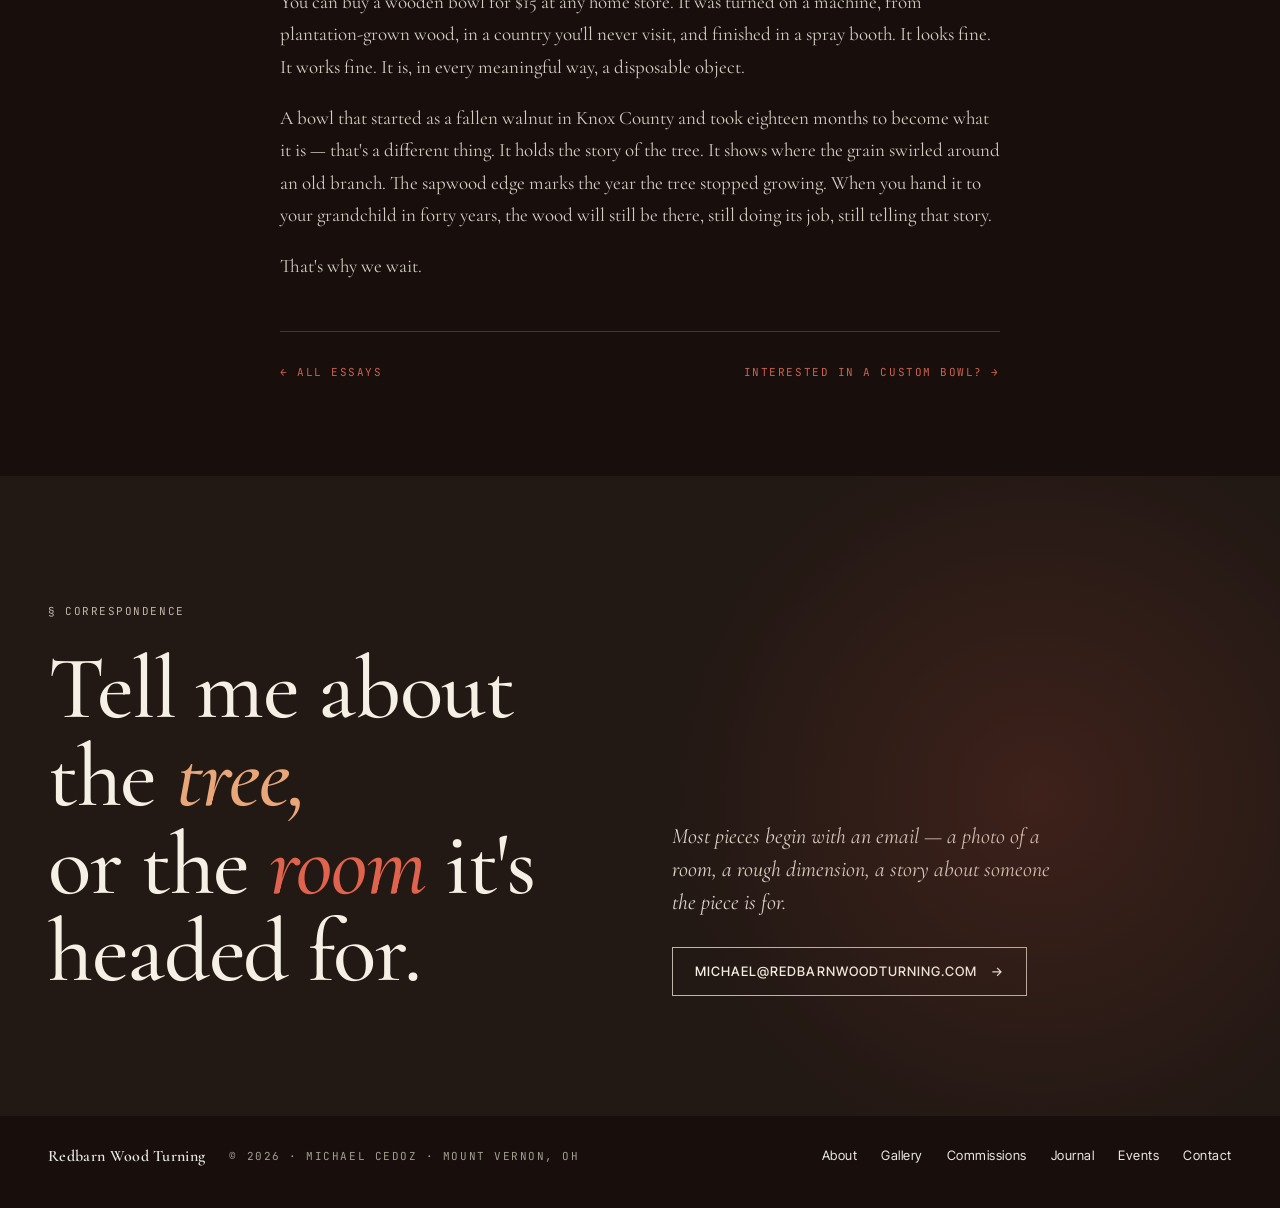
<file: blog-fallen-tree-to-bowl.html>
<!DOCTYPE html>
<html lang="en">
<head>
<meta charset="UTF-8">
<meta name="viewport" content="width=device-width, initial-scale=1.0">
<title>From Fallen Tree to Finished Bowl: The 18-Month Journey of a Walnut | Redbarn Wood Turning</title>
<meta name="description" content="Follow a single black walnut from a Knox County backyard to a finished bowl. How wood drying, rough turning, and finishing work — and why good bowls take 12 to 18 months.">
<link rel="canonical" href="https://redbarnwoodturning.com/blog-fallen-tree-to-bowl.html">

<!-- PWA Manifest -->
<link rel="manifest" href="manifest.json">

<!-- Open Graph -->
<meta property="og:title" content="From Fallen Tree to Finished Bowl: The 18-Month Journey of a Walnut">
<meta property="og:description" content="A single black walnut, from a Knox County backyard to a finished bowl — and the reason good bowls take more than a year.">
<meta property="og:type" content="article">
<meta property="og:url" content="https://redbarnwoodturning.com/blog-fallen-tree-to-bowl.html">
<meta property="og:image" content="https://redbarnwoodturning.com/gallery-raw-log.jpg">
<meta property="og:locale" content="en_US">
<meta property="article:published_time" content="2026-04-21">
<meta property="article:author" content="Michael Cedoz">
<meta property="article:section" content="Process">
<meta property="article:tag" content="wood turning">
<meta property="article:tag" content="black walnut">
<meta property="article:tag" content="bowl making">

<!-- Twitter Card -->
<meta name="twitter:card" content="summary_large_image">
<meta name="twitter:title" content="From Fallen Tree to Finished Bowl: The 18-Month Journey of a Walnut">
<meta name="twitter:description" content="A single black walnut, from a Knox County backyard to a finished bowl — and the reason good bowls take more than a year.">
<meta name="twitter:image" content="https://redbarnwoodturning.com/gallery-raw-log.jpg">

<!-- Structured Data: Article -->
<script type="application/ld+json">
{
  "@context": "https://schema.org",
  "@type": "BlogPosting",
  "headline": "From Fallen Tree to Finished Bowl: The 18-Month Journey of a Walnut",
  "description": "Follow a single black walnut from a Knox County backyard to a finished bowl — how wood drying, rough turning, and finishing work, and why good bowls take 12 to 18 months.",
  "image": [
    "https://redbarnwoodturning.com/gallery-raw-log.jpg",
    "https://redbarnwoodturning.com/gallery-walnut-bowl.jpg"
  ],
  "datePublished": "2026-04-21",
  "dateModified": "2026-04-21",
  "author": {
    "@type": "Person",
    "name": "Michael Cedoz",
    "url": "https://redbarnwoodturning.com/about.html",
    "jobTitle": "Woodturner & Craftsman"
  },
  "publisher": {
    "@type": "Organization",
    "name": "Redbarn Wood Turning",
    "url": "https://redbarnwoodturning.com",
    "logo": {
      "@type": "ImageObject",
      "url": "https://redbarnwoodturning.com/1.svg"
    }
  },
  "mainEntityOfPage": "https://redbarnwoodturning.com/blog-fallen-tree-to-bowl.html",
  "articleSection": "Process",
  "keywords": "wood turning, black walnut, bowl making, wood drying, rough turning, twice-turned bowl, Ohio hardwoods",
  "wordCount": 1180,
  "about": [
    { "@type": "Thing", "name": "Wood turning" },
    { "@type": "Thing", "name": "Black walnut (Juglans nigra)" },
    { "@type": "Thing", "name": "Wood drying and seasoning" }
  ],
  "inLanguage": "en-US",
  "speakable": {
    "@type": "SpeakableSpecification",
    "cssSelector": [".page-header h1", ".article-lede", ".article-body h2"]
  }
}
</script>

<!-- BreadcrumbList -->
<script type="application/ld+json">
{
  "@context": "https://schema.org",
  "@type": "BreadcrumbList",
  "itemListElement": [
    { "@type": "ListItem", "position": 1, "name": "Home", "item": "https://redbarnwoodturning.com/" },
    { "@type": "ListItem", "position": 2, "name": "Journal", "item": "https://redbarnwoodturning.com/journal.html" },
    { "@type": "ListItem", "position": 3, "name": "From Fallen Tree to Finished Bowl", "item": "https://redbarnwoodturning.com/blog-fallen-tree-to-bowl.html" }
  ]
}
</script>

<!-- Palette init (prevents FOUC) -->
<script>
(function(){ try { var p = localStorage.getItem('redbarn-palette'); if (p !== 'cream') document.documentElement.dataset.palette = 'ink'; } catch(e){ document.documentElement.dataset.palette = 'ink'; } })();
</script>

<!-- Fonts -->
<link rel="preconnect" href="https://fonts.googleapis.com">
<link rel="preconnect" href="https://fonts.gstatic.com" crossorigin>
<link href="https://fonts.googleapis.com/css2?family=Cormorant+Garamond:ital,wght@0,400;0,500;0,600;1,400;1,500;1,600&family=Inter+Tight:wght@400;500;600&family=JetBrains+Mono:wght@400;500&display=swap" rel="stylesheet">

<!-- RSS -->
<link rel="alternate" type="application/rss+xml" title="Redbarn Wood Turning Blog" href="feed.xml">

<!-- CSS -->
<link rel="icon" href="favicon.svg" type="image/svg+xml">
<link rel="apple-touch-icon" href="apple-touch-icon.png">
<meta name="theme-color" content="#1a1410">
<link rel="stylesheet" href="styles.css">
</head>
<body>

<a href="#main" class="skip-link">Skip to main content</a>
<div class="mobile-overlay" id="mobileOverlay"></div>

<div class="page" id="top">

  <header class="mast" role="banner">
    <nav class="left" id="navLinks" aria-label="Primary">
      <a href="index.html">Home</a>
      <a href="about.html">About</a>
      <a href="gallery.html">Gallery</a>
      <a href="journal.html" class="active">Journal</a>
      <a href="events.html">Events</a>
      <a href="contact.html">Contact</a>
    </nav>
    <div class="center">
      <a href="index.html" class="wordmark" aria-label="Redbarn Wood Turning — Home">
        <img src="1.svg" alt="" width="32" height="32">
        <span><em>Redbarn</em><span class="sub">Wood Turning</span></span>
      </a>
    </div>
    <div class="right">
      <span class="stamp"><span class="dot"></span> Workshop open by appt.</span>
      <a href="commissions.html" class="visit">Commissions &rarr;</a>
      <button type="button" id="paletteToggle" class="palette-toggle" aria-label="Toggle light/dark palette">
        <svg class="moon" viewBox="0 0 24 24" fill="none" stroke="currentColor" stroke-width="1.6" stroke-linecap="round" stroke-linejoin="round" aria-hidden="true"><path d="M21 12.79A9 9 0 1 1 11.21 3 7 7 0 0 0 21 12.79z"/></svg>
        <svg class="sun" viewBox="0 0 24 24" fill="none" stroke="currentColor" stroke-width="1.6" stroke-linecap="round" stroke-linejoin="round" aria-hidden="true"><circle cx="12" cy="12" r="4"/><path d="M12 2v2M12 20v2M4.93 4.93l1.41 1.41M17.66 17.66l1.41 1.41M2 12h2M20 12h2M4.93 19.07l1.41-1.41M17.66 6.34l1.41-1.41"/></svg>
      </button>
      <button class="nav-hamburger" id="navToggle" aria-label="Toggle navigation menu" aria-expanded="false">
        <span></span><span></span><span></span>
      </button>
    </div>
  </header>

  <main id="main" tabindex="-1">

    <section class="page-header">
      <span class="mono reveal">&sect; Journal &mdash; The process</span>
      <h1 class="reveal">From fallen tree to finished bowl: the 18-month journey of a <em>walnut</em>.</h1>
      <p class="lede reveal">April 2026 &middot; Michael Cedoz</p>
    </section>

    <section class="article">
      <div class="article-body reveal">
        <picture>
          <source srcset="gallery-raw-log.webp" type="image/webp">
          <img src="gallery-raw-log.jpg" alt="Raw black walnut log section resting on the workshop floor" width="1536" height="2048">
        </picture>

        <p class="article-lede">In the fall of 2024, a 60-foot black walnut came down during a storm in a backyard just outside Gambier. The homeowners didn't want firewood. They wanted to know if the tree could become something else. A year and a half later, a piece of that tree sits on a kitchen counter as a finished bowl. Here's what happened in between.</p>

        <h2>Step 1: Reading the log</h2>
        <p>When I pulled up with the trailer, the trunk had already been cut into four-foot sections. Black walnut (<em>Juglans nigra</em>) is one of the most prized hardwoods in Ohio &mdash; dark chocolate heartwood, a creamy pale sapwood edge, and a grain that can range from straight and quiet to wild and figured. The trick is knowing what you're looking at before the chainsaw comes out.</p>
        <p>I spent the first half hour just walking around the sections, looking for the best bowl blanks. Crotches &mdash; where a branch meets the trunk &mdash; often have the most dramatic figure. The lower trunk tends to have the densest, most stable grain. Knots can be beautiful or disastrous, depending on whether the wood around them has tension in it.</p>

        <h2>Step 2: Rough turning while wet</h2>
        <p>This is the part that surprises people. Instead of letting the log dry out completely before I touch it, I turn each bowl blank while it's still wet &mdash; full of sap, sometimes dripping. Wet wood is soft, cuts like cheese, and throws a satisfying spray of shavings off the lathe. I turn the bowl oversized, with walls roughly an inch thick, knowing the wood is going to move as it dries.</p>
        <p>This is called rough turning, and it's about 90% of the final shape. The rough-turned blank goes into a paper bag filled with the wet shavings from the cut, or sometimes into a box of anhydrous lanolin. Both slow the drying down so the bowl doesn't crack as it shrinks.</p>

        <h2>Step 3: The long wait</h2>
        <p>Here's the part no tutorial video ever shows: nothing. For the next nine to twelve months, the rough-turned bowl just sits on a shelf. Walnut loses moisture slowly &mdash; about an inch of thickness per year as a rough rule &mdash; and as it does, the bowl changes shape. What started as a round form becomes oval. The rim dips. The wood remembers it used to be a tree.</p>
        <p>I weigh each rough bowl when I shelve it and write the weight on masking tape stuck to the side. Once the weight stops dropping &mdash; usually when the wood hits around 8&ndash;12% moisture content, matching the humidity inside a typical home &mdash; I know it's ready.</p>
        <p>Kiln drying is faster but introduces more stress into the wood. For bowls, I almost always air dry. A walnut bowl roughed out in October is usually ready to finish-turn sometime the following summer.</p>

        <h2>Step 4: The second turning</h2>
        <p>This is where the magic happens. I mount the now-dry, slightly warped bowl back on the lathe and re-true it &mdash; taking the oval back to round, cleaning up the surface, and bringing the walls down to final thickness. Because the wood is now dry and stable, it can be cut fine and clean. This is where the grain really shows up for the first time: the chatoyance of the walnut, the transition between sapwood and heartwood, any figure that was hidden in the rough surface.</p>
        <p>Finish turning takes a fraction of the time rough turning did &mdash; maybe two hours for a medium bowl. But it's the part that makes or breaks the piece.</p>

        <picture>
          <source srcset="gallery-walnut-bowl.webp" type="image/webp">
          <img src="gallery-walnut-bowl.jpg" alt="Finished hand-turned walnut bowl with dramatic grain and natural edge" width="1440" height="1920" loading="lazy">
        </picture>

        <h2>Step 5: Sanding and finishing</h2>
        <p>Sanding runs through a progression of grits &mdash; usually 120, 180, 220, 320, sometimes up to 400 &mdash; with the lathe spinning, then stopped, then spinning the other direction. Any scratch left by a lower grit will show up under the finish, so the discipline matters.</p>
        <p>For food-safe bowls, I use a mineral oil and beeswax blend. Several coats, wet-sanded in between on the final pass, then buffed. The wood drinks the first coat like it hasn't seen water in a year. The grain lights up. What was flat suddenly has depth.</p>

        <h2>Why it's worth the wait</h2>
        <p>You can buy a wooden bowl for $15 at any home store. It was turned on a machine, from plantation-grown wood, in a country you'll never visit, and finished in a spray booth. It looks fine. It works fine. It is, in every meaningful way, a disposable object.</p>
        <p>A bowl that started as a fallen walnut in Knox County and took eighteen months to become what it is &mdash; that's a different thing. It holds the story of the tree. It shows where the grain swirled around an old branch. The sapwood edge marks the year the tree stopped growing. When you hand it to your grandchild in forty years, the wood will still be there, still doing its job, still telling that story.</p>
        <p>That's why we wait.</p>
      </div>

      <div class="article-nav">
        <a href="journal.html">&larr; All essays</a>
        <a href="contact.html">Interested in a custom bowl? &rarr;</a>
      </div>
    </section>

    <section class="contact">
      <div class="inner">
        <div>
          <span class="mono">&sect; Correspondence</span>
          <h2>Tell me about the <em>tree,</em><br>or the <span class="barn">room</span> it's headed for.</h2>
        </div>
        <div class="side reveal">
          <p>Most pieces begin with an email &mdash; a photo of a room, a rough dimension, a story about someone the piece is for.</p>
          <a class="btn" href="mailto:michael@redbarnwoodturning.com">michael@redbarnwoodturning.com <span class="arr">&rarr;</span></a>
        </div>
      </div>
    </section>

  </main>

  <footer role="contentinfo">
    <div class="lf">
      <span class="wordmark"><em>Redbarn Wood Turning</em></span>
      <span class="mono">&copy; <span id="year">2026</span> &middot; Michael Cedoz &middot; Mount Vernon, OH</span>
    </div>
    <div class="lf">
      <a href="about.html">About</a>
      <a href="gallery.html">Gallery</a>
      <a href="commissions.html">Commissions</a>
      <a href="journal.html">Journal</a>
      <a href="events.html">Events</a>
      <a href="contact.html">Contact</a>
    </div>
  </footer>
</div>

<script src="script.js"></script>

</body>
</html>
</file>
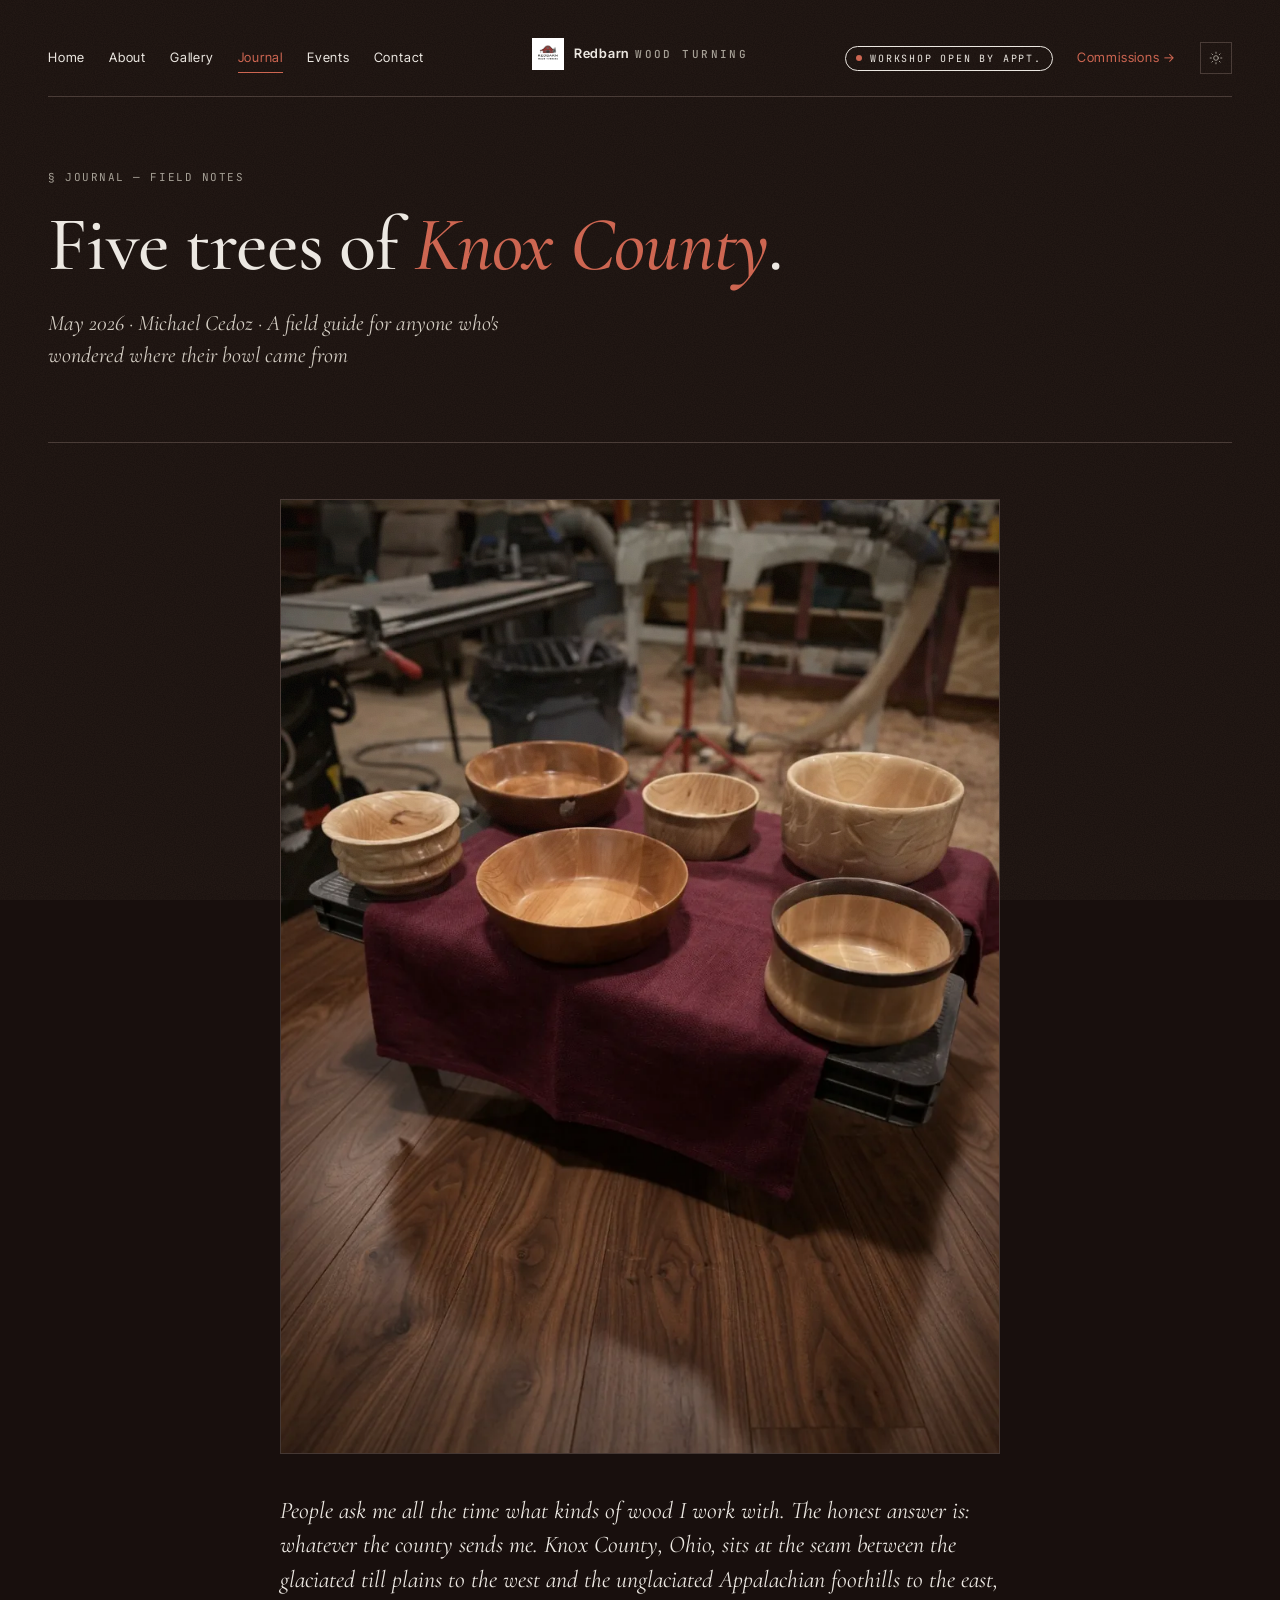
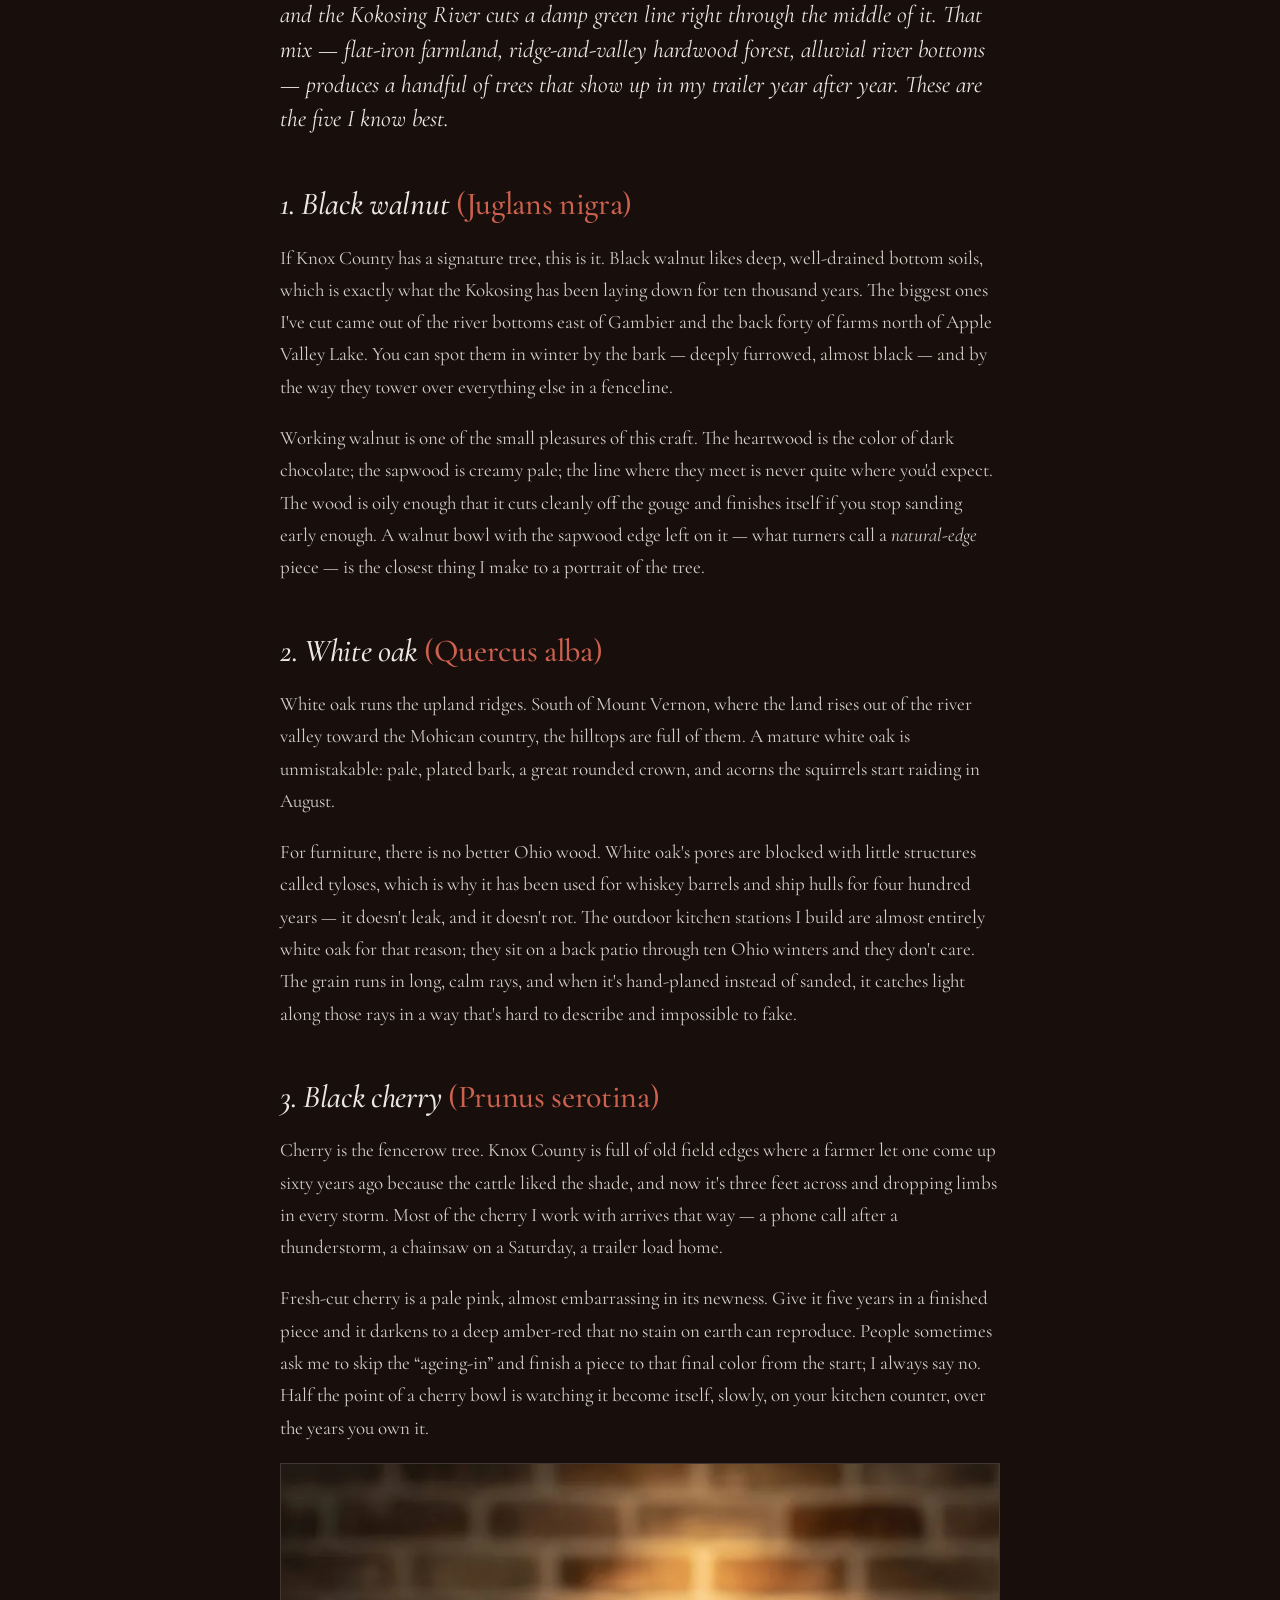
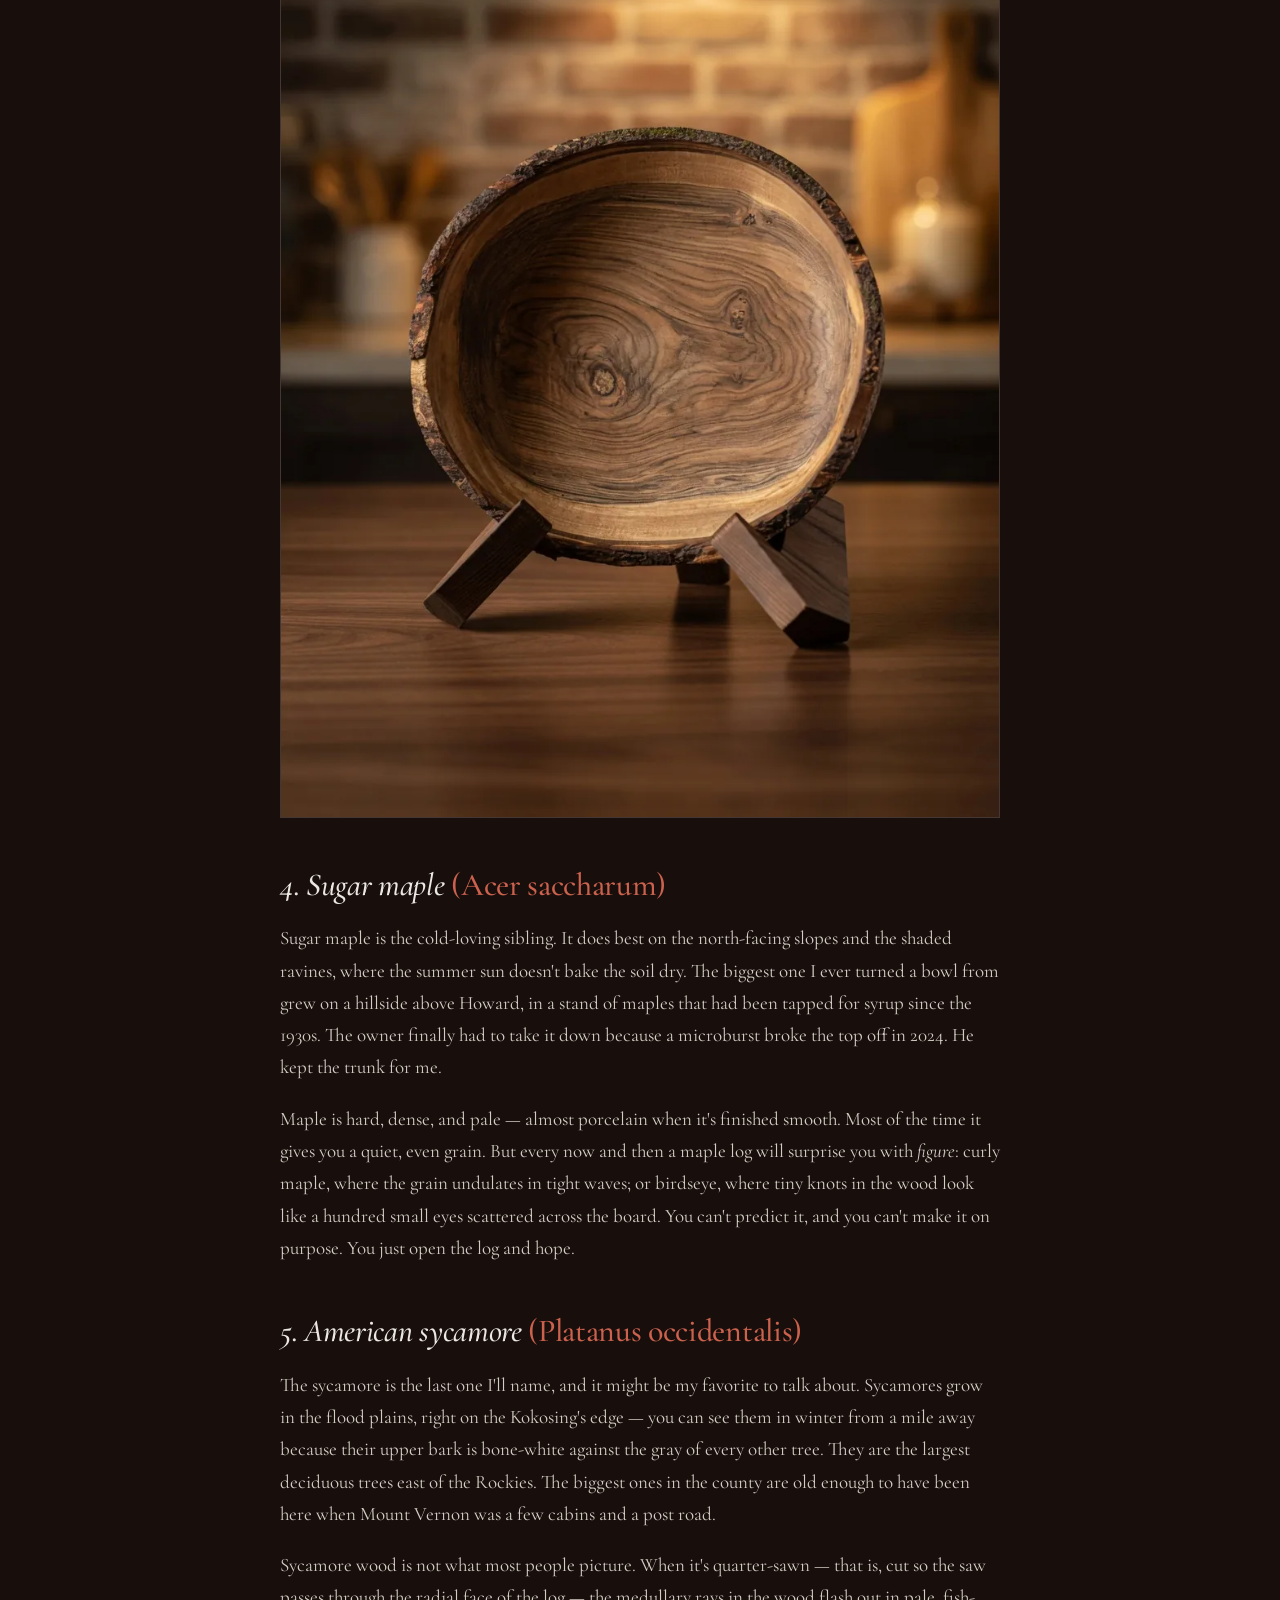
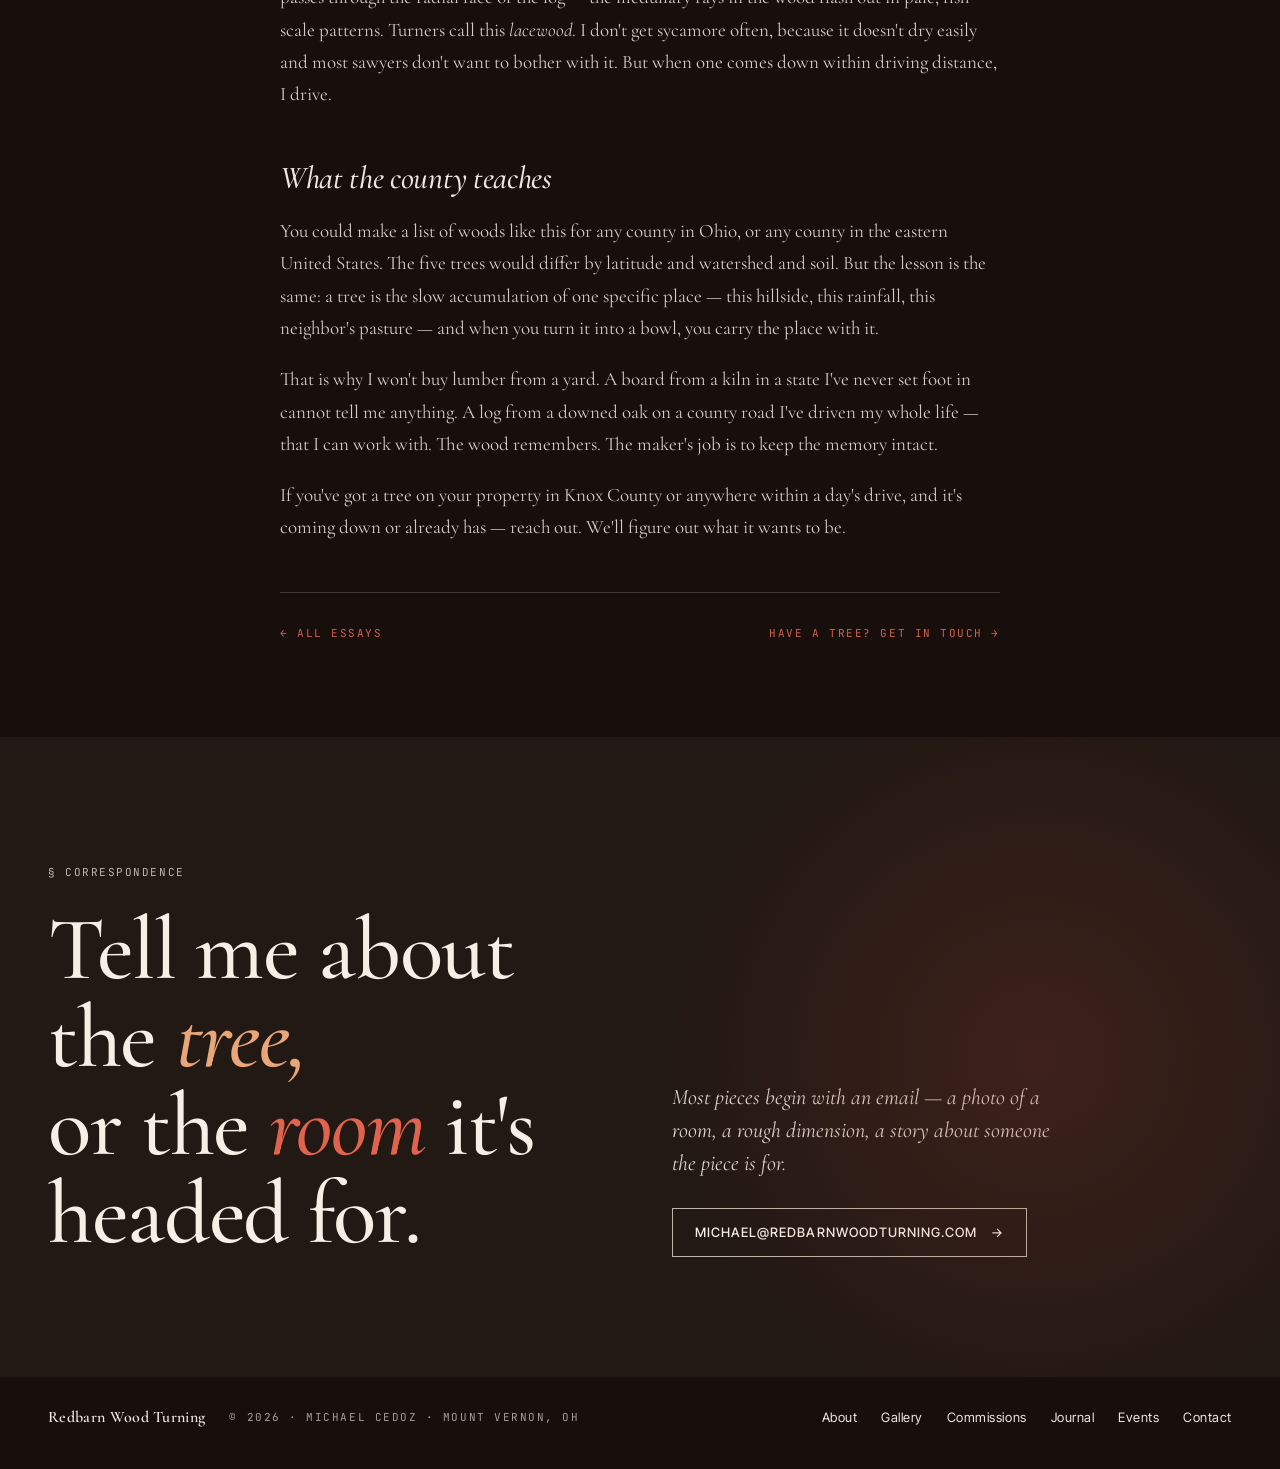
<file: blog-five-trees-of-knox-county.html>
<!DOCTYPE html>
<html lang="en">
<head>
<meta charset="UTF-8">
<meta name="viewport" content="width=device-width, initial-scale=1.0">
<title>Five Trees of Knox County: A Field Guide to the Hardwoods of Mount Vernon, Ohio | Redbarn Wood Turning</title>
<meta name="description" content="Black walnut, white oak, black cherry, sugar maple, sycamore — a field guide to the five hardwoods of Knox County, Ohio, and what each one teaches a maker working out of a one-man shop in Mount Vernon.">
<link rel="canonical" href="https://redbarnwoodturning.com/blog-five-trees-of-knox-county.html">

<!-- PWA Manifest -->
<link rel="manifest" href="manifest.json">

<!-- Open Graph -->
<meta property="og:title" content="Five Trees of Knox County: A Field Guide to the Hardwoods of Mount Vernon, Ohio">
<meta property="og:description" content="A field guide to the five hardwoods of Knox County — and what each one teaches a maker working out of a barn in Mount Vernon, Ohio.">
<meta property="og:type" content="article">
<meta property="og:url" content="https://redbarnwoodturning.com/blog-five-trees-of-knox-county.html">
<meta property="og:image" content="https://redbarnwoodturning.com/gallery-bowl-group.jpg">
<meta property="og:locale" content="en_US">
<meta property="article:published_time" content="2026-05-20">
<meta property="article:author" content="Michael Cedoz">
<meta property="article:section" content="Field notes">
<meta property="article:tag" content="Knox County">
<meta property="article:tag" content="Ohio hardwoods">
<meta property="article:tag" content="black walnut">
<meta property="article:tag" content="white oak">
<meta property="article:tag" content="Mount Vernon">

<!-- Twitter Card -->
<meta name="twitter:card" content="summary_large_image">
<meta name="twitter:title" content="Five Trees of Knox County: A Field Guide to the Hardwoods of Mount Vernon, Ohio">
<meta name="twitter:description" content="A field guide to the five hardwoods of Knox County, Ohio — and what each one teaches a maker working out of a barn in Mount Vernon.">
<meta name="twitter:image" content="https://redbarnwoodturning.com/gallery-bowl-group.jpg">

<!-- Structured Data: Article -->
<script type="application/ld+json">
{
  "@context": "https://schema.org",
  "@type": "BlogPosting",
  "headline": "Five Trees of Knox County: A Field Guide to the Hardwoods of Mount Vernon, Ohio",
  "description": "A field guide to the five hardwoods Michael Cedoz works with most — black walnut, white oak, black cherry, sugar maple, American sycamore — and where each grows around Mount Vernon, Ohio.",
  "image": [
    "https://redbarnwoodturning.com/gallery-bowl-group.jpg",
    "https://redbarnwoodturning.com/gallery-bark-bowl.jpg"
  ],
  "datePublished": "2026-05-20",
  "dateModified": "2026-05-20",
  "author": {
    "@type": "Person",
    "name": "Michael Cedoz",
    "url": "https://redbarnwoodturning.com/about.html",
    "jobTitle": "Woodturner & Craftsman"
  },
  "publisher": {
    "@type": "Organization",
    "name": "Redbarn Wood Turning",
    "url": "https://redbarnwoodturning.com",
    "logo": {
      "@type": "ImageObject",
      "url": "https://redbarnwoodturning.com/1.svg"
    }
  },
  "mainEntityOfPage": "https://redbarnwoodturning.com/blog-five-trees-of-knox-county.html",
  "articleSection": "Field notes",
  "keywords": "Knox County Ohio trees, Mount Vernon hardwoods, black walnut, white oak, black cherry, sugar maple, American sycamore, Ohio woodworking",
  "wordCount": 1320,
  "about": [
    { "@type": "Thing", "name": "Knox County, Ohio" },
    { "@type": "Thing", "name": "Ohio hardwoods" },
    { "@type": "Thing", "name": "Mount Vernon, Ohio" },
    { "@type": "Thing", "name": "Wood turning" }
  ],
  "inLanguage": "en-US",
  "speakable": {
    "@type": "SpeakableSpecification",
    "cssSelector": [".page-header h1", ".article-lede", ".article-body h2"]
  }
}
</script>

<!-- BreadcrumbList -->
<script type="application/ld+json">
{
  "@context": "https://schema.org",
  "@type": "BreadcrumbList",
  "itemListElement": [
    { "@type": "ListItem", "position": 1, "name": "Home", "item": "https://redbarnwoodturning.com/" },
    { "@type": "ListItem", "position": 2, "name": "Journal", "item": "https://redbarnwoodturning.com/journal.html" },
    { "@type": "ListItem", "position": 3, "name": "Five Trees of Knox County", "item": "https://redbarnwoodturning.com/blog-five-trees-of-knox-county.html" }
  ]
}
</script>

<!-- Palette init (prevents FOUC) -->
<script>
(function(){ try { var p = localStorage.getItem('redbarn-palette'); if (p !== 'cream') document.documentElement.dataset.palette = 'ink'; } catch(e){ document.documentElement.dataset.palette = 'ink'; } })();
</script>

<!-- Fonts -->
<link rel="preconnect" href="https://fonts.googleapis.com">
<link rel="preconnect" href="https://fonts.gstatic.com" crossorigin>
<link href="https://fonts.googleapis.com/css2?family=Cormorant+Garamond:ital,wght@0,400;0,500;0,600;1,400;1,500;1,600&family=Inter+Tight:wght@400;500;600&family=JetBrains+Mono:wght@400;500&display=swap" rel="stylesheet">

<!-- RSS -->
<link rel="alternate" type="application/rss+xml" title="Redbarn Wood Turning Blog" href="feed.xml">

<!-- CSS -->
<link rel="icon" href="favicon.svg" type="image/svg+xml">
<link rel="apple-touch-icon" href="apple-touch-icon.png">
<meta name="theme-color" content="#1a1410">
<link rel="stylesheet" href="styles.css">
</head>
<body>

<a href="#main" class="skip-link">Skip to main content</a>
<div class="mobile-overlay" id="mobileOverlay"></div>

<div class="page" id="top">

  <header class="mast" role="banner">
    <nav class="left" id="navLinks" aria-label="Primary">
      <a href="index.html">Home</a>
      <a href="about.html">About</a>
      <a href="gallery.html">Gallery</a>
      <a href="journal.html" class="active">Journal</a>
      <a href="events.html">Events</a>
      <a href="contact.html">Contact</a>
    </nav>
    <div class="center">
      <a href="index.html" class="wordmark" aria-label="Redbarn Wood Turning — Home">
        <img src="1.svg" alt="" width="32" height="32">
        <span><em>Redbarn</em><span class="sub">Wood Turning</span></span>
      </a>
    </div>
    <div class="right">
      <span class="stamp"><span class="dot"></span> Workshop open by appt.</span>
      <a href="commissions.html" class="visit">Commissions &rarr;</a>
      <button type="button" id="paletteToggle" class="palette-toggle" aria-label="Toggle light/dark palette">
        <svg class="moon" viewBox="0 0 24 24" fill="none" stroke="currentColor" stroke-width="1.6" stroke-linecap="round" stroke-linejoin="round" aria-hidden="true"><path d="M21 12.79A9 9 0 1 1 11.21 3 7 7 0 0 0 21 12.79z"/></svg>
        <svg class="sun" viewBox="0 0 24 24" fill="none" stroke="currentColor" stroke-width="1.6" stroke-linecap="round" stroke-linejoin="round" aria-hidden="true"><circle cx="12" cy="12" r="4"/><path d="M12 2v2M12 20v2M4.93 4.93l1.41 1.41M17.66 17.66l1.41 1.41M2 12h2M20 12h2M4.93 19.07l1.41-1.41M17.66 6.34l1.41-1.41"/></svg>
      </button>
      <button class="nav-hamburger" id="navToggle" aria-label="Toggle navigation menu" aria-expanded="false">
        <span></span><span></span><span></span>
      </button>
    </div>
  </header>

  <main id="main" tabindex="-1">

    <section class="page-header">
      <span class="mono reveal">&sect; Journal &mdash; Field notes</span>
      <h1 class="reveal">Five trees of <em>Knox County</em>.</h1>
      <p class="lede reveal">May 2026 &middot; Michael Cedoz &middot; A field guide for anyone who's wondered where their bowl came from</p>
    </section>

    <section class="article">
      <div class="article-body reveal">
        <picture>
          <source srcset="gallery-bowl-group.webp" type="image/webp">
          <img src="gallery-bowl-group.jpg" alt="Six hand-turned bowls in maple, cherry, and walnut, staged together on the Redbarn workshop floor" width="880" height="1168">
        </picture>

        <p class="article-lede">People ask me all the time what kinds of wood I work with. The honest answer is: whatever the county sends me. Knox County, Ohio, sits at the seam between the glaciated till plains to the west and the unglaciated Appalachian foothills to the east, and the Kokosing River cuts a damp green line right through the middle of it. That mix &mdash; flat-iron farmland, ridge-and-valley hardwood forest, alluvial river bottoms &mdash; produces a handful of trees that show up in my trailer year after year. These are the five I know best.</p>

        <h2>1. Black walnut <em>(Juglans nigra)</em></h2>
        <p>If Knox County has a signature tree, this is it. Black walnut likes deep, well-drained bottom soils, which is exactly what the Kokosing has been laying down for ten thousand years. The biggest ones I've cut came out of the river bottoms east of Gambier and the back forty of farms north of Apple Valley Lake. You can spot them in winter by the bark &mdash; deeply furrowed, almost black &mdash; and by the way they tower over everything else in a fenceline.</p>
        <p>Working walnut is one of the small pleasures of this craft. The heartwood is the color of dark chocolate; the sapwood is creamy pale; the line where they meet is never quite where you'd expect. The wood is oily enough that it cuts cleanly off the gouge and finishes itself if you stop sanding early enough. A walnut bowl with the sapwood edge left on it &mdash; what turners call a <em>natural-edge</em> piece &mdash; is the closest thing I make to a portrait of the tree.</p>

        <h2>2. White oak <em>(Quercus alba)</em></h2>
        <p>White oak runs the upland ridges. South of Mount Vernon, where the land rises out of the river valley toward the Mohican country, the hilltops are full of them. A mature white oak is unmistakable: pale, plated bark, a great rounded crown, and acorns the squirrels start raiding in August.</p>
        <p>For furniture, there is no better Ohio wood. White oak's pores are blocked with little structures called tyloses, which is why it has been used for whiskey barrels and ship hulls for four hundred years &mdash; it doesn't leak, and it doesn't rot. The outdoor kitchen stations I build are almost entirely white oak for that reason; they sit on a back patio through ten Ohio winters and they don't care. The grain runs in long, calm rays, and when it's hand-planed instead of sanded, it catches light along those rays in a way that's hard to describe and impossible to fake.</p>

        <h2>3. Black cherry <em>(Prunus serotina)</em></h2>
        <p>Cherry is the fencerow tree. Knox County is full of old field edges where a farmer let one come up sixty years ago because the cattle liked the shade, and now it's three feet across and dropping limbs in every storm. Most of the cherry I work with arrives that way &mdash; a phone call after a thunderstorm, a chainsaw on a Saturday, a trailer load home.</p>
        <p>Fresh-cut cherry is a pale pink, almost embarrassing in its newness. Give it five years in a finished piece and it darkens to a deep amber-red that no stain on earth can reproduce. People sometimes ask me to skip the &ldquo;ageing-in&rdquo; and finish a piece to that final color from the start; I always say no. Half the point of a cherry bowl is watching it become itself, slowly, on your kitchen counter, over the years you own it.</p>

        <picture>
          <source srcset="gallery-bark-bowl.webp" type="image/webp">
          <img src="gallery-bark-bowl.jpg" alt="A live-edge walnut bowl with its full bark intact, displayed on a small wooden stand against a brick wall" width="880" height="1168" loading="lazy">
        </picture>

        <h2>4. Sugar maple <em>(Acer saccharum)</em></h2>
        <p>Sugar maple is the cold-loving sibling. It does best on the north-facing slopes and the shaded ravines, where the summer sun doesn't bake the soil dry. The biggest one I ever turned a bowl from grew on a hillside above Howard, in a stand of maples that had been tapped for syrup since the 1930s. The owner finally had to take it down because a microburst broke the top off in 2024. He kept the trunk for me.</p>
        <p>Maple is hard, dense, and pale &mdash; almost porcelain when it's finished smooth. Most of the time it gives you a quiet, even grain. But every now and then a maple log will surprise you with <em>figure</em>: curly maple, where the grain undulates in tight waves; or birdseye, where tiny knots in the wood look like a hundred small eyes scattered across the board. You can't predict it, and you can't make it on purpose. You just open the log and hope.</p>

        <h2>5. American sycamore <em>(Platanus occidentalis)</em></h2>
        <p>The sycamore is the last one I'll name, and it might be my favorite to talk about. Sycamores grow in the flood plains, right on the Kokosing's edge &mdash; you can see them in winter from a mile away because their upper bark is bone-white against the gray of every other tree. They are the largest deciduous trees east of the Rockies. The biggest ones in the county are old enough to have been here when Mount Vernon was a few cabins and a post road.</p>
        <p>Sycamore wood is not what most people picture. When it's quarter-sawn &mdash; that is, cut so the saw passes through the radial face of the log &mdash; the medullary rays in the wood flash out in pale, fish-scale patterns. Turners call this <em>lacewood</em>. I don't get sycamore often, because it doesn't dry easily and most sawyers don't want to bother with it. But when one comes down within driving distance, I drive.</p>

        <h2>What the county teaches</h2>
        <p>You could make a list of woods like this for any county in Ohio, or any county in the eastern United States. The five trees would differ by latitude and watershed and soil. But the lesson is the same: a tree is the slow accumulation of one specific place &mdash; this hillside, this rainfall, this neighbor's pasture &mdash; and when you turn it into a bowl, you carry the place with it.</p>
        <p>That is why I won't buy lumber from a yard. A board from a kiln in a state I've never set foot in cannot tell me anything. A log from a downed oak on a county road I've driven my whole life &mdash; that I can work with. The wood remembers. The maker's job is to keep the memory intact.</p>
        <p>If you've got a tree on your property in Knox County or anywhere within a day's drive, and it's coming down or already has &mdash; reach out. We'll figure out what it wants to be.</p>
      </div>

      <div class="article-nav">
        <a href="journal.html">&larr; All essays</a>
        <a href="contact.html">Have a tree? Get in touch &rarr;</a>
      </div>
    </section>

    <section class="contact">
      <div class="inner">
        <div>
          <span class="mono">&sect; Correspondence</span>
          <h2>Tell me about the <em>tree,</em><br>or the <span class="barn">room</span> it's headed for.</h2>
        </div>
        <div class="side reveal">
          <p>Most pieces begin with an email &mdash; a photo of a room, a rough dimension, a story about someone the piece is for.</p>
          <a class="btn" href="mailto:michael@redbarnwoodturning.com">michael@redbarnwoodturning.com <span class="arr">&rarr;</span></a>
        </div>
      </div>
    </section>

  </main>

  <footer role="contentinfo">
    <div class="lf">
      <span class="wordmark"><em>Redbarn Wood Turning</em></span>
      <span class="mono">&copy; <span id="year">2026</span> &middot; Michael Cedoz &middot; Mount Vernon, OH</span>
    </div>
    <div class="lf">
      <a href="about.html">About</a>
      <a href="gallery.html">Gallery</a>
      <a href="commissions.html">Commissions</a>
      <a href="journal.html">Journal</a>
      <a href="events.html">Events</a>
      <a href="contact.html">Contact</a>
    </div>
  </footer>
</div>

<script src="script.js"></script>

</body>
</html>
</file>
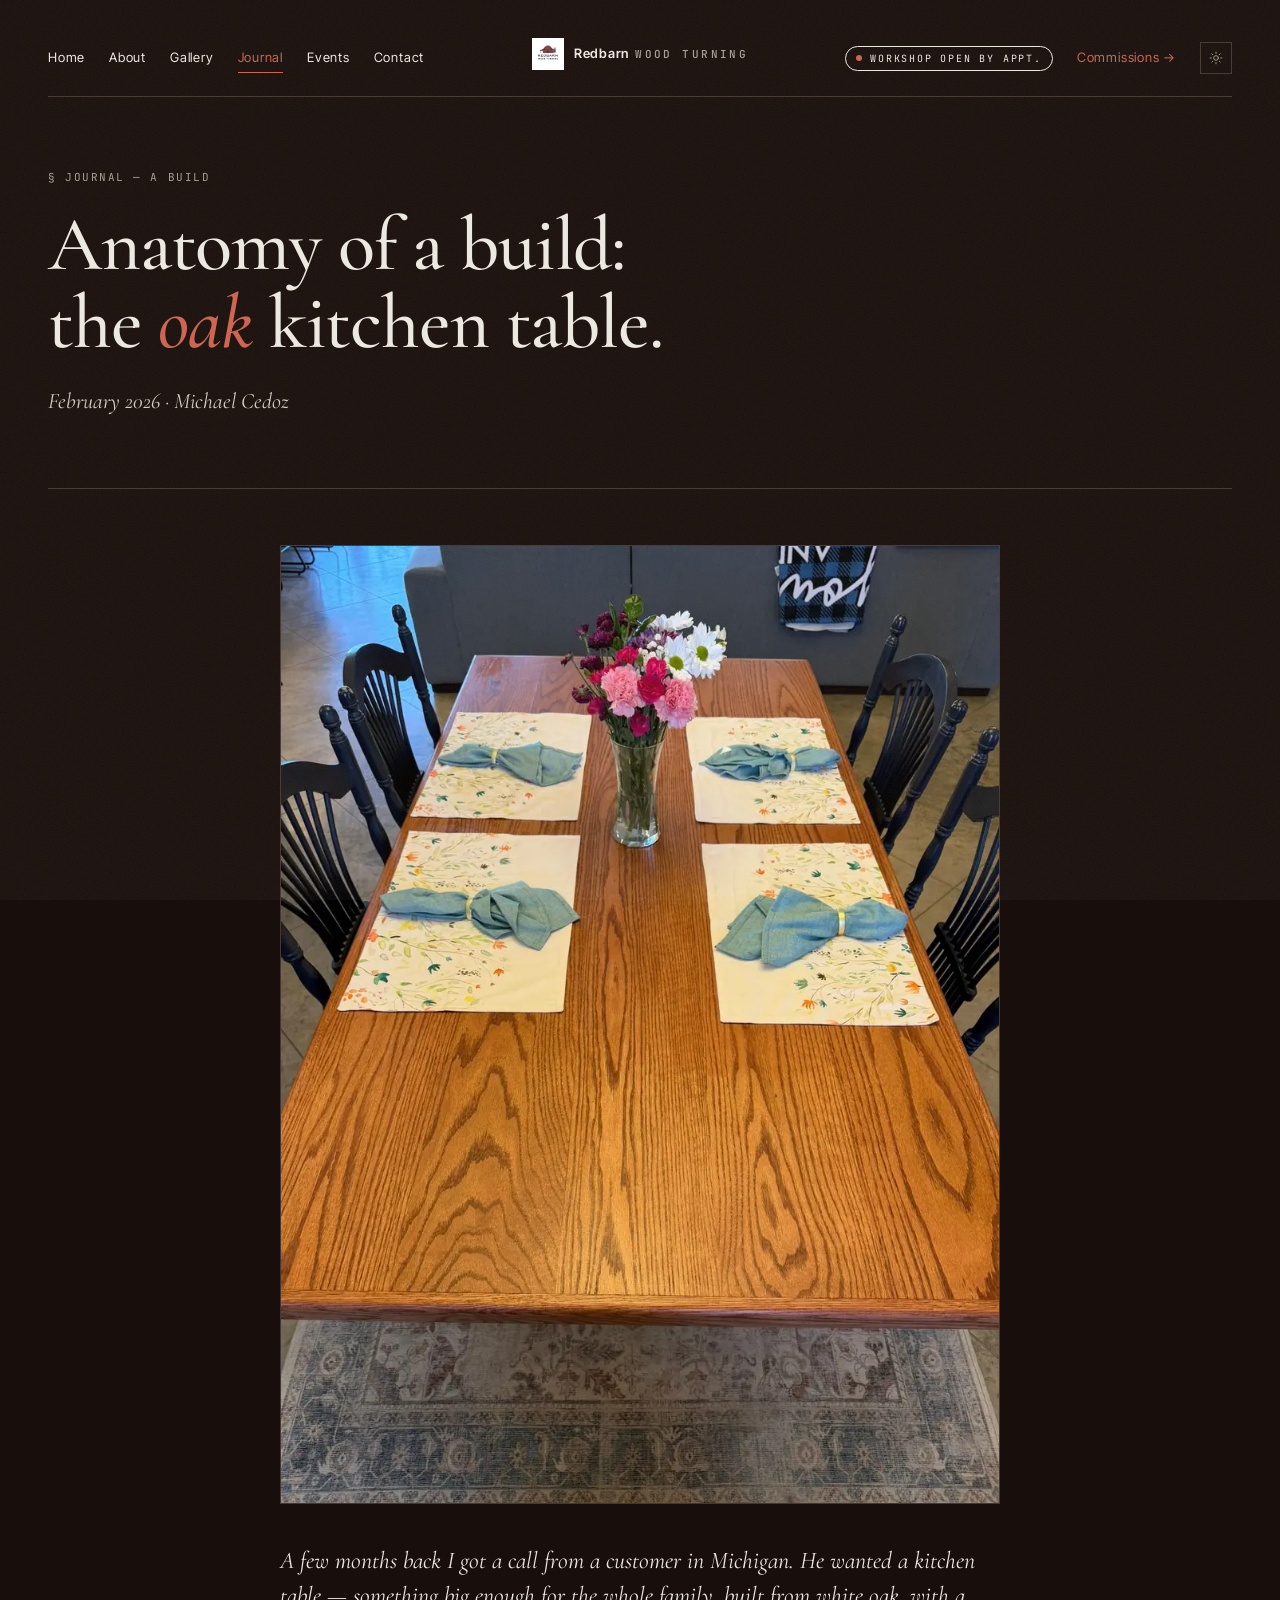
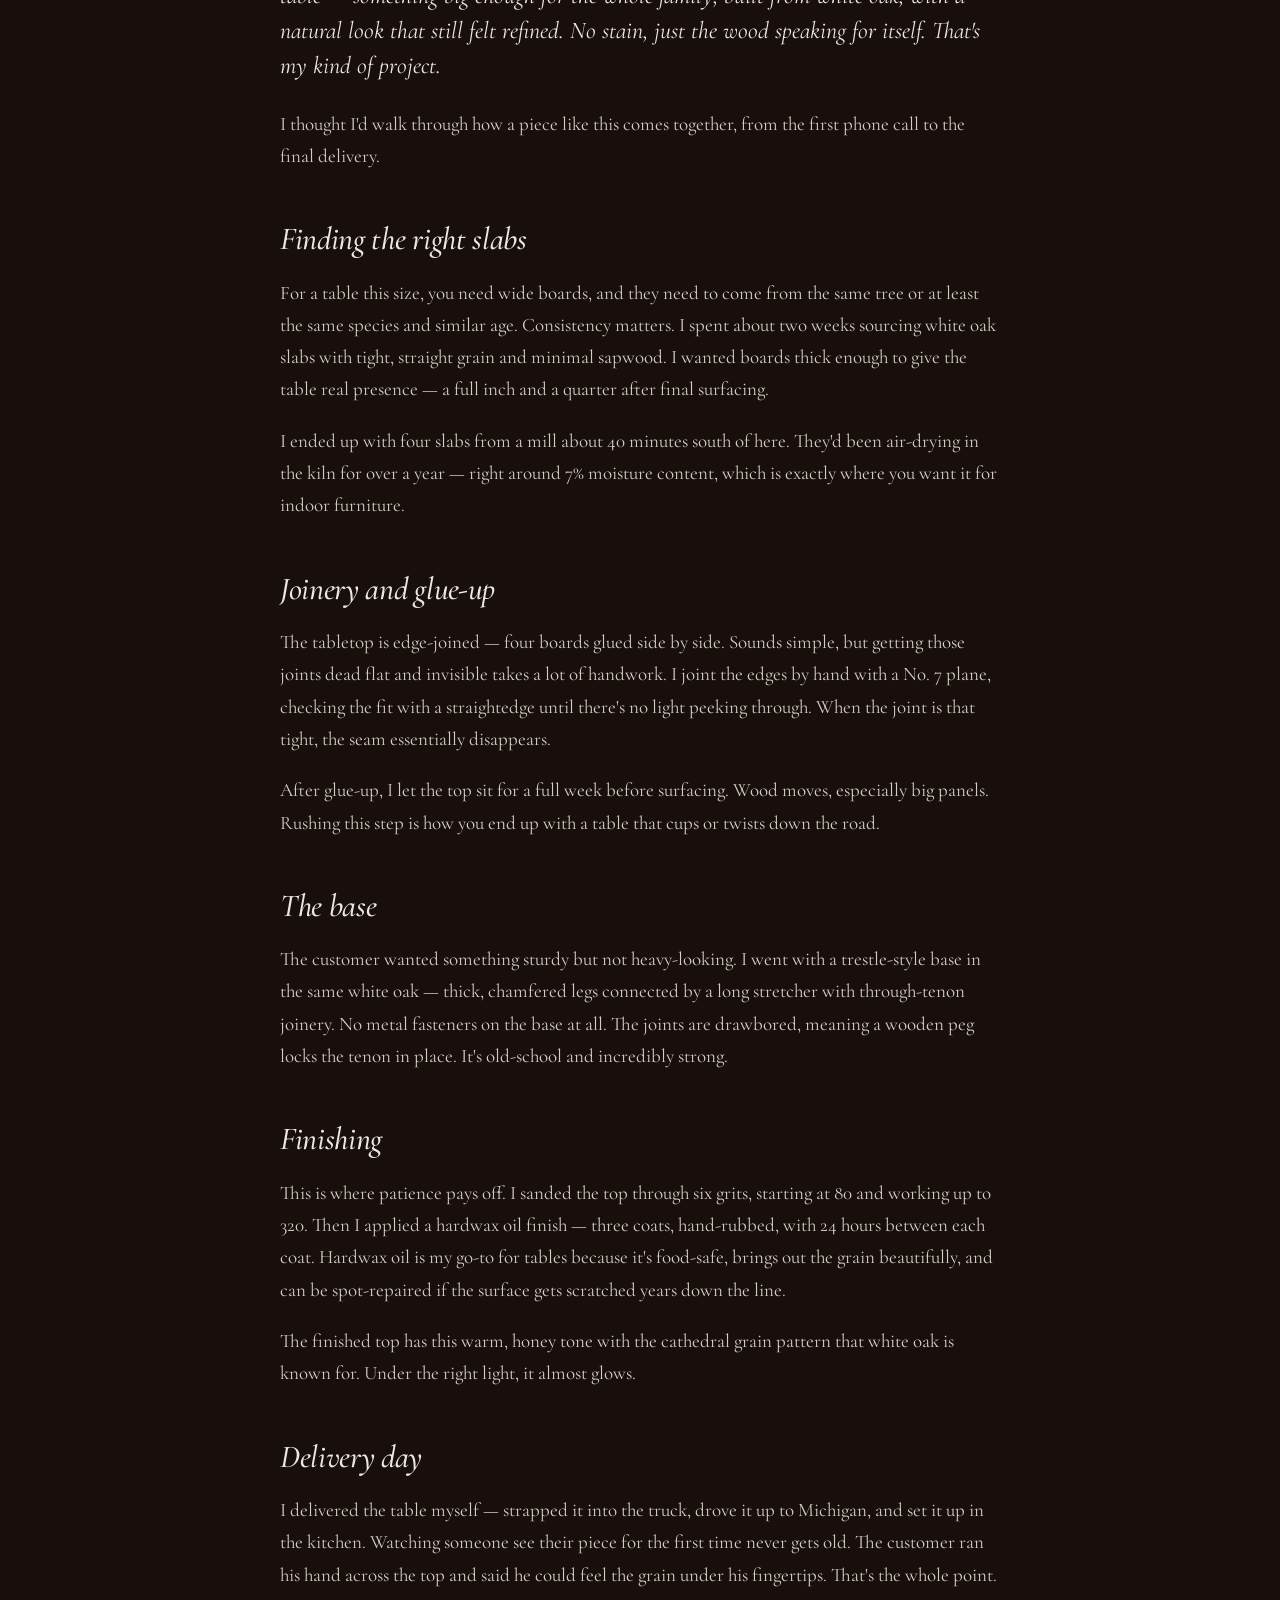
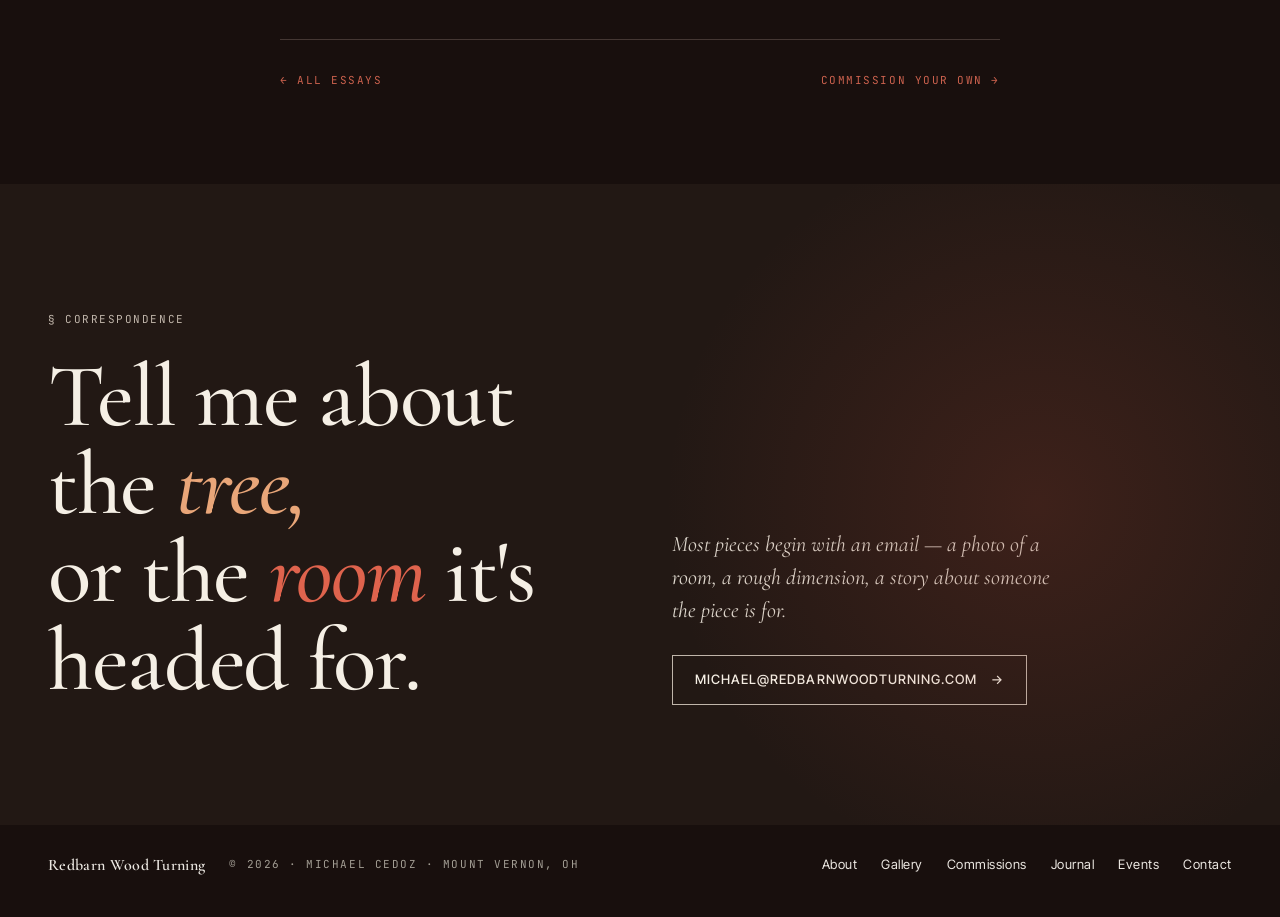
<file: blog-oak-kitchen-table.html>
<!DOCTYPE html>
<html lang="en">
<head>
<meta charset="UTF-8">
<meta name="viewport" content="width=device-width, initial-scale=1.0">
<title>Anatomy of a Build: The Oak Kitchen Table | Redbarn Wood Turning</title>
<meta name="description" content="How a custom white oak kitchen table comes together — from sourcing slabs to hand-cut joinery to hardwax oil finish. A step-by-step build walkthrough.">
<link rel="canonical" href="https://redbarnwoodturning.com/blog-oak-kitchen-table.html">

<!-- PWA Manifest -->
<link rel="manifest" href="manifest.json">

<!-- Open Graph -->
<meta property="og:title" content="Anatomy of a Build: The Oak Kitchen Table">
<meta property="og:description" content="How a custom white oak kitchen table comes together — from sourcing slabs to delivery day.">
<meta property="og:type" content="article">
<meta property="og:url" content="https://redbarnwoodturning.com/blog-oak-kitchen-table.html">
<meta property="og:image" content="https://redbarnwoodturning.com/gallery-table-top.jpg">
<meta property="og:locale" content="en_US">
<meta property="article:published_time" content="2026-02-01">
<meta property="article:author" content="Michael Cedoz">

<!-- Twitter Card -->
<meta name="twitter:card" content="summary_large_image">
<meta name="twitter:title" content="Anatomy of a Build: The Oak Kitchen Table">
<meta name="twitter:description" content="How a custom white oak kitchen table comes together — from sourcing slabs to delivery day.">
<meta name="twitter:image" content="https://redbarnwoodturning.com/gallery-table-top.jpg">

<!-- Structured Data: Article -->
<script type="application/ld+json">
{
  "@context": "https://schema.org",
  "@type": "BlogPosting",
  "headline": "Anatomy of a Build: The Oak Kitchen Table",
  "description": "How a custom white oak kitchen table comes together — from sourcing slabs to delivery day.",
  "image": "https://redbarnwoodturning.com/gallery-table-top.jpg",
  "datePublished": "2026-02-01",
  "author": {
    "@type": "Person",
    "name": "Michael Cedoz",
    "url": "https://redbarnwoodturning.com/about.html"
  },
  "publisher": {
    "@type": "Organization",
    "name": "Redbarn Wood Turning",
    "url": "https://redbarnwoodturning.com",
    "logo": {
      "@type": "ImageObject",
      "url": "https://redbarnwoodturning.com/1.svg"
    }
  },
  "mainEntityOfPage": "https://redbarnwoodturning.com/blog-oak-kitchen-table.html"
}
</script>

<!-- BreadcrumbList -->
<script type="application/ld+json">
{
  "@context": "https://schema.org",
  "@type": "BreadcrumbList",
  "itemListElement": [
    { "@type": "ListItem", "position": 1, "name": "Home", "item": "https://redbarnwoodturning.com/" },
    { "@type": "ListItem", "position": 2, "name": "Journal", "item": "https://redbarnwoodturning.com/journal.html" },
    { "@type": "ListItem", "position": 3, "name": "The Oak Kitchen Table", "item": "https://redbarnwoodturning.com/blog-oak-kitchen-table.html" }
  ]
}
</script>

<!-- Palette init (prevents FOUC) -->
<script>
(function(){ try { var p = localStorage.getItem('redbarn-palette'); if (p !== 'cream') document.documentElement.dataset.palette = 'ink'; } catch(e){ document.documentElement.dataset.palette = 'ink'; } })();
</script>

<!-- Fonts -->
<link rel="preconnect" href="https://fonts.googleapis.com">
<link rel="preconnect" href="https://fonts.gstatic.com" crossorigin>
<link href="https://fonts.googleapis.com/css2?family=Cormorant+Garamond:ital,wght@0,400;0,500;0,600;1,400;1,500;1,600&family=Inter+Tight:wght@400;500;600&family=JetBrains+Mono:wght@400;500&display=swap" rel="stylesheet">

<!-- CSS -->
<link rel="alternate" type="application/rss+xml" title="Redbarn Wood Turning Blog" href="feed.xml">
<link rel="icon" href="favicon.svg" type="image/svg+xml">
<link rel="apple-touch-icon" href="apple-touch-icon.png">
<meta name="theme-color" content="#1a1410">
<link rel="stylesheet" href="styles.css">
</head>
<body>

<a href="#main" class="skip-link">Skip to main content</a>
<div class="mobile-overlay" id="mobileOverlay"></div>

<div class="page" id="top">

  <header class="mast" role="banner">
    <nav class="left" id="navLinks" aria-label="Primary">
      <a href="index.html">Home</a>
      <a href="about.html">About</a>
      <a href="gallery.html">Gallery</a>
      <a href="journal.html" class="active">Journal</a>
      <a href="events.html">Events</a>
      <a href="contact.html">Contact</a>
    </nav>
    <div class="center">
      <a href="index.html" class="wordmark" aria-label="Redbarn Wood Turning — Home">
        <img src="1.svg" alt="" width="32" height="32">
        <span><em>Redbarn</em><span class="sub">Wood Turning</span></span>
      </a>
    </div>
    <div class="right">
      <span class="stamp"><span class="dot"></span> Workshop open by appt.</span>
      <a href="commissions.html" class="visit">Commissions &rarr;</a>
      <button type="button" id="paletteToggle" class="palette-toggle" aria-label="Toggle light/dark palette">
        <svg class="moon" viewBox="0 0 24 24" fill="none" stroke="currentColor" stroke-width="1.6" stroke-linecap="round" stroke-linejoin="round" aria-hidden="true"><path d="M21 12.79A9 9 0 1 1 11.21 3 7 7 0 0 0 21 12.79z"/></svg>
        <svg class="sun" viewBox="0 0 24 24" fill="none" stroke="currentColor" stroke-width="1.6" stroke-linecap="round" stroke-linejoin="round" aria-hidden="true"><circle cx="12" cy="12" r="4"/><path d="M12 2v2M12 20v2M4.93 4.93l1.41 1.41M17.66 17.66l1.41 1.41M2 12h2M20 12h2M4.93 19.07l1.41-1.41M17.66 6.34l1.41-1.41"/></svg>
      </button>
      <button class="nav-hamburger" id="navToggle" aria-label="Toggle navigation menu" aria-expanded="false">
        <span></span><span></span><span></span>
      </button>
    </div>
  </header>

  <main id="main" tabindex="-1">

    <section class="page-header">
      <span class="mono reveal">&sect; Journal &mdash; A build</span>
      <h1 class="reveal">Anatomy of a build: the <em>oak</em> kitchen table.</h1>
      <p class="lede reveal">February 2026 &middot; Michael Cedoz</p>
    </section>

    <section class="article">
      <div class="article-body reveal">
        <picture>
          <source srcset="gallery-table-top.webp" type="image/webp">
          <img src="gallery-table-top.jpg" alt="Hand-planed oak kitchen table surface" width="1536" height="2048">
        </picture>

        <p class="article-lede">A few months back I got a call from a customer in Michigan. He wanted a kitchen table &mdash; something big enough for the whole family, built from white oak, with a natural look that still felt refined. No stain, just the wood speaking for itself. That's my kind of project.</p>
        <p>I thought I'd walk through how a piece like this comes together, from the first phone call to the final delivery.</p>

        <h2>Finding the right slabs</h2>
        <p>For a table this size, you need wide boards, and they need to come from the same tree or at least the same species and similar age. Consistency matters. I spent about two weeks sourcing white oak slabs with tight, straight grain and minimal sapwood. I wanted boards thick enough to give the table real presence &mdash; a full inch and a quarter after final surfacing.</p>
        <p>I ended up with four slabs from a mill about 40 minutes south of here. They'd been air-drying in the kiln for over a year &mdash; right around 7% moisture content, which is exactly where you want it for indoor furniture.</p>

        <h2>Joinery and glue-up</h2>
        <p>The tabletop is edge-joined &mdash; four boards glued side by side. Sounds simple, but getting those joints dead flat and invisible takes a lot of handwork. I joint the edges by hand with a No. 7 plane, checking the fit with a straightedge until there's no light peeking through. When the joint is that tight, the seam essentially disappears.</p>
        <p>After glue-up, I let the top sit for a full week before surfacing. Wood moves, especially big panels. Rushing this step is how you end up with a table that cups or twists down the road.</p>

        <h2>The base</h2>
        <p>The customer wanted something sturdy but not heavy-looking. I went with a trestle-style base in the same white oak &mdash; thick, chamfered legs connected by a long stretcher with through-tenon joinery. No metal fasteners on the base at all. The joints are drawbored, meaning a wooden peg locks the tenon in place. It's old-school and incredibly strong.</p>

        <h2>Finishing</h2>
        <p>This is where patience pays off. I sanded the top through six grits, starting at 80 and working up to 320. Then I applied a hardwax oil finish &mdash; three coats, hand-rubbed, with 24 hours between each coat. Hardwax oil is my go-to for tables because it's food-safe, brings out the grain beautifully, and can be spot-repaired if the surface gets scratched years down the line.</p>
        <p>The finished top has this warm, honey tone with the cathedral grain pattern that white oak is known for. Under the right light, it almost glows.</p>

        <h2>Delivery day</h2>
        <p>I delivered the table myself &mdash; strapped it into the truck, drove it up to Michigan, and set it up in the kitchen. Watching someone see their piece for the first time never gets old. The customer ran his hand across the top and said he could feel the grain under his fingertips. That's the whole point.</p>
      </div>

      <div class="article-nav">
        <a href="journal.html">&larr; All essays</a>
        <a href="contact.html">Commission your own &rarr;</a>
      </div>
    </section>

    <section class="contact">
      <div class="inner">
        <div>
          <span class="mono">&sect; Correspondence</span>
          <h2>Tell me about the <em>tree,</em><br>or the <span class="barn">room</span> it's headed for.</h2>
        </div>
        <div class="side reveal">
          <p>Most pieces begin with an email &mdash; a photo of a room, a rough dimension, a story about someone the piece is for.</p>
          <a class="btn" href="mailto:michael@redbarnwoodturning.com">michael@redbarnwoodturning.com <span class="arr">&rarr;</span></a>
        </div>
      </div>
    </section>

  </main>

  <footer role="contentinfo">
    <div class="lf">
      <span class="wordmark"><em>Redbarn Wood Turning</em></span>
      <span class="mono">&copy; <span id="year">2026</span> &middot; Michael Cedoz &middot; Mount Vernon, OH</span>
    </div>
    <div class="lf">
      <a href="about.html">About</a>
      <a href="gallery.html">Gallery</a>
      <a href="commissions.html">Commissions</a>
      <a href="journal.html">Journal</a>
      <a href="events.html">Events</a>
      <a href="contact.html">Contact</a>
    </div>
  </footer>
</div>

<script src="script.js"></script>

</body>
</html>
</file>
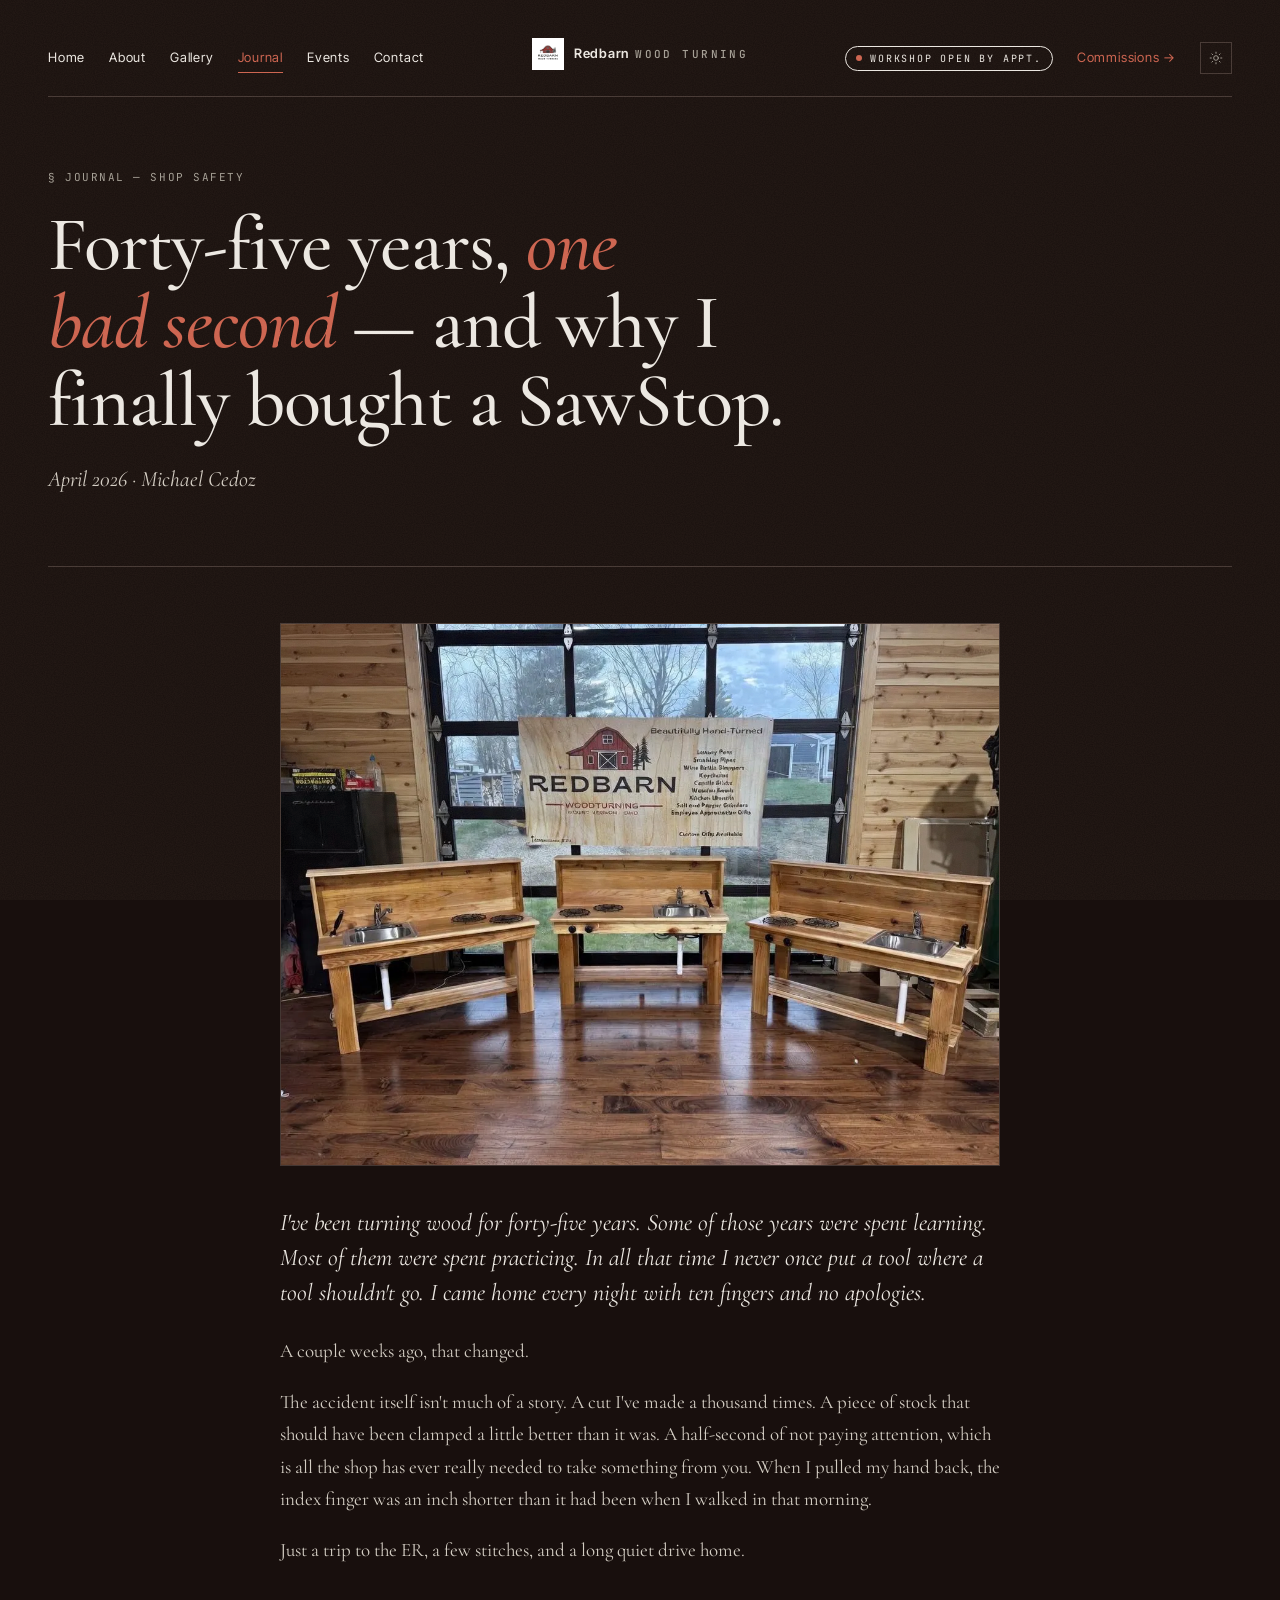
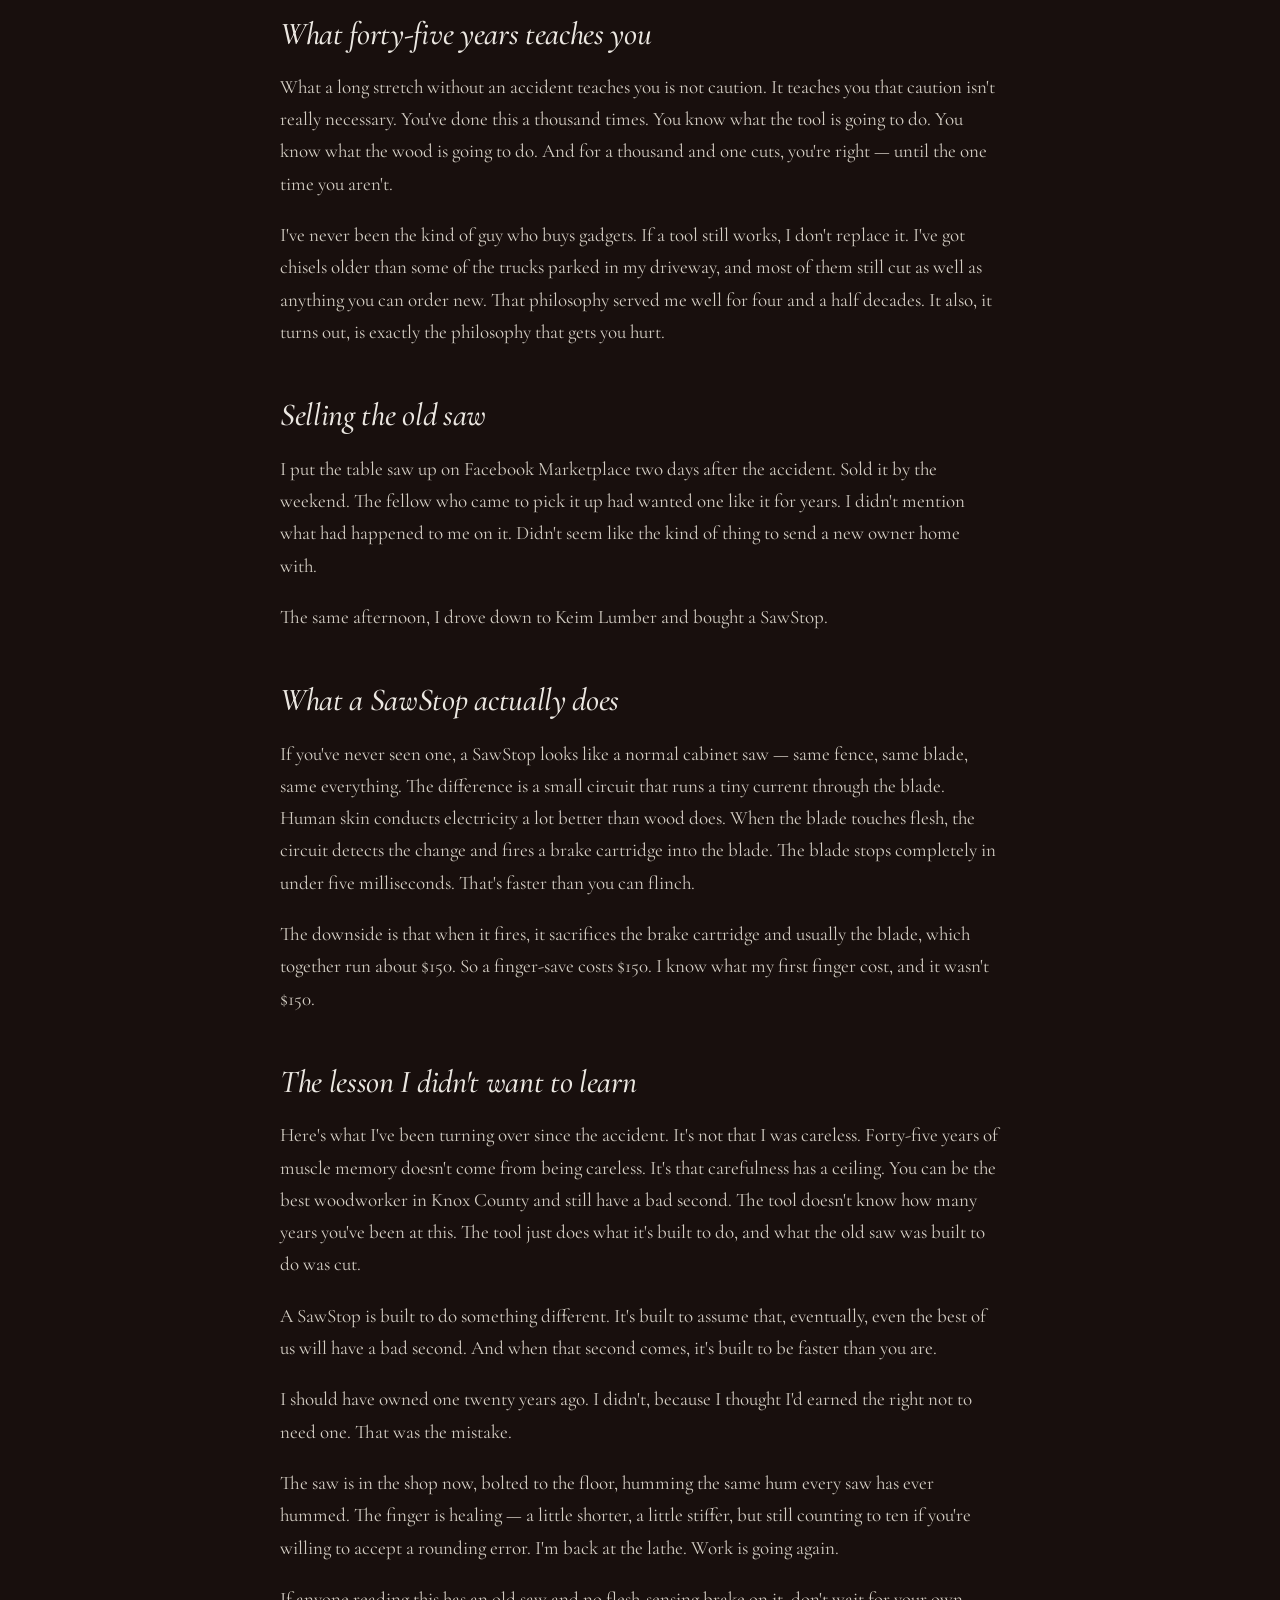
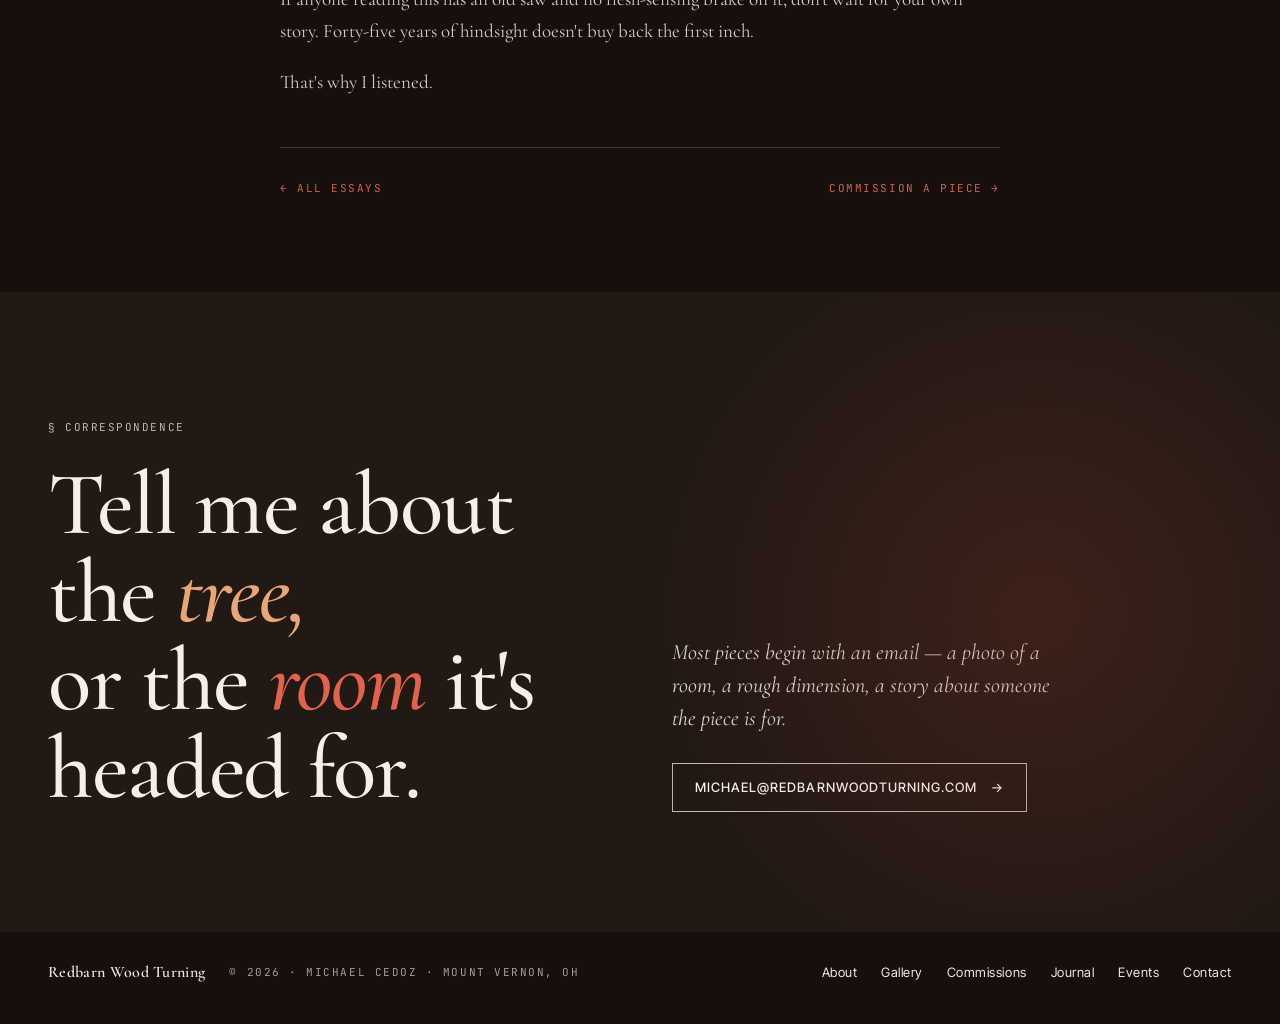
<file: blog-sawstop-lesson.html>
<!DOCTYPE html>
<html lang="en">
<head>
<meta charset="UTF-8">
<meta name="viewport" content="width=device-width, initial-scale=1.0">
<title>Forty-Five Years, One Bad Second: Why I Finally Bought a SawStop | Redbarn Wood Turning</title>
<meta name="description" content="After forty-five years at the lathe without a serious injury, Michael trims an inch off his index finger on the table saw — and finally buys the saw he should have owned twenty years ago.">
<link rel="canonical" href="https://redbarnwoodturning.com/blog-sawstop-lesson.html">

<!-- PWA Manifest -->
<link rel="manifest" href="manifest.json">

<!-- Open Graph -->
<meta property="og:title" content="Forty-Five Years, One Bad Second: Why I Finally Bought a SawStop">
<meta property="og:description" content="Forty-five years without a serious injury, one bad second on the table saw, and the saw I should have owned twenty years ago.">
<meta property="og:type" content="article">
<meta property="og:url" content="https://redbarnwoodturning.com/blog-sawstop-lesson.html">
<meta property="og:image" content="https://redbarnwoodturning.com/gallery-shop-banner.jpg">
<meta property="og:locale" content="en_US">
<meta property="article:published_time" content="2026-04-22">
<meta property="article:author" content="Michael Cedoz">
<meta property="article:section" content="Shop safety">
<meta property="article:tag" content="table saw">
<meta property="article:tag" content="SawStop">
<meta property="article:tag" content="shop safety">

<!-- Twitter Card -->
<meta name="twitter:card" content="summary_large_image">
<meta name="twitter:title" content="Forty-Five Years, One Bad Second: Why I Finally Bought a SawStop">
<meta name="twitter:description" content="Forty-five years without a serious injury, one bad second on the table saw, and the saw I should have owned twenty years ago.">
<meta name="twitter:image" content="https://redbarnwoodturning.com/gallery-shop-banner.jpg">

<!-- Structured Data: Article -->
<script type="application/ld+json">
{
  "@context": "https://schema.org",
  "@type": "BlogPosting",
  "headline": "Forty-Five Years, One Bad Second: Why I Finally Bought a SawStop",
  "description": "After forty-five years at the lathe without a serious injury, Michael trims an inch off his index finger on the table saw — and finally buys the saw he should have owned twenty years ago.",
  "image": "https://redbarnwoodturning.com/gallery-shop-banner.jpg",
  "datePublished": "2026-04-22",
  "dateModified": "2026-04-22",
  "author": {
    "@type": "Person",
    "name": "Michael Cedoz",
    "url": "https://redbarnwoodturning.com/about.html",
    "jobTitle": "Woodturner & Craftsman"
  },
  "publisher": {
    "@type": "Organization",
    "name": "Redbarn Wood Turning",
    "url": "https://redbarnwoodturning.com",
    "logo": {
      "@type": "ImageObject",
      "url": "https://redbarnwoodturning.com/1.svg"
    }
  },
  "mainEntityOfPage": "https://redbarnwoodturning.com/blog-sawstop-lesson.html",
  "articleSection": "Shop safety",
  "keywords": "table saw safety, SawStop, flesh-sensing saw, shop safety, woodworking injury",
  "inLanguage": "en-US",
  "speakable": {
    "@type": "SpeakableSpecification",
    "cssSelector": [".page-header h1", ".article-lede", ".article-body h2"]
  }
}
</script>

<!-- BreadcrumbList -->
<script type="application/ld+json">
{
  "@context": "https://schema.org",
  "@type": "BreadcrumbList",
  "itemListElement": [
    { "@type": "ListItem", "position": 1, "name": "Home", "item": "https://redbarnwoodturning.com/" },
    { "@type": "ListItem", "position": 2, "name": "Journal", "item": "https://redbarnwoodturning.com/journal.html" },
    { "@type": "ListItem", "position": 3, "name": "Forty-Five Years, One Bad Second", "item": "https://redbarnwoodturning.com/blog-sawstop-lesson.html" }
  ]
}
</script>

<!-- Palette init (prevents FOUC) -->
<script>
(function(){ try { var p = localStorage.getItem('redbarn-palette'); if (p !== 'cream') document.documentElement.dataset.palette = 'ink'; } catch(e){ document.documentElement.dataset.palette = 'ink'; } })();
</script>

<!-- Fonts -->
<link rel="preconnect" href="https://fonts.googleapis.com">
<link rel="preconnect" href="https://fonts.gstatic.com" crossorigin>
<link href="https://fonts.googleapis.com/css2?family=Cormorant+Garamond:ital,wght@0,400;0,500;0,600;1,400;1,500;1,600&family=Inter+Tight:wght@400;500;600&family=JetBrains+Mono:wght@400;500&display=swap" rel="stylesheet">

<!-- RSS -->
<link rel="alternate" type="application/rss+xml" title="Redbarn Wood Turning Blog" href="feed.xml">

<!-- CSS -->
<link rel="icon" href="favicon.svg" type="image/svg+xml">
<link rel="apple-touch-icon" href="apple-touch-icon.png">
<meta name="theme-color" content="#1a1410">
<link rel="stylesheet" href="styles.css">
</head>
<body>

<a href="#main" class="skip-link">Skip to main content</a>
<div class="mobile-overlay" id="mobileOverlay"></div>

<div class="page" id="top">

  <header class="mast" role="banner">
    <nav class="left" id="navLinks" aria-label="Primary">
      <a href="index.html">Home</a>
      <a href="about.html">About</a>
      <a href="gallery.html">Gallery</a>
      <a href="journal.html" class="active">Journal</a>
      <a href="events.html">Events</a>
      <a href="contact.html">Contact</a>
    </nav>
    <div class="center">
      <a href="index.html" class="wordmark" aria-label="Redbarn Wood Turning — Home">
        <img src="1.svg" alt="" width="32" height="32">
        <span><em>Redbarn</em><span class="sub">Wood Turning</span></span>
      </a>
    </div>
    <div class="right">
      <span class="stamp"><span class="dot"></span> Workshop open by appt.</span>
      <a href="commissions.html" class="visit">Commissions &rarr;</a>
      <button type="button" id="paletteToggle" class="palette-toggle" aria-label="Toggle light/dark palette">
        <svg class="moon" viewBox="0 0 24 24" fill="none" stroke="currentColor" stroke-width="1.6" stroke-linecap="round" stroke-linejoin="round" aria-hidden="true"><path d="M21 12.79A9 9 0 1 1 11.21 3 7 7 0 0 0 21 12.79z"/></svg>
        <svg class="sun" viewBox="0 0 24 24" fill="none" stroke="currentColor" stroke-width="1.6" stroke-linecap="round" stroke-linejoin="round" aria-hidden="true"><circle cx="12" cy="12" r="4"/><path d="M12 2v2M12 20v2M4.93 4.93l1.41 1.41M17.66 17.66l1.41 1.41M2 12h2M20 12h2M4.93 19.07l1.41-1.41M17.66 6.34l1.41-1.41"/></svg>
      </button>
      <button class="nav-hamburger" id="navToggle" aria-label="Toggle navigation menu" aria-expanded="false">
        <span></span><span></span><span></span>
      </button>
    </div>
  </header>

  <main id="main" tabindex="-1">

    <section class="page-header">
      <span class="mono reveal">&sect; Journal &mdash; Shop safety</span>
      <h1 class="reveal">Forty-five years, <em>one bad second</em> &mdash; and why I finally bought a SawStop.</h1>
      <p class="lede reveal">April 2026 &middot; Michael Cedoz</p>
    </section>

    <section class="article">
      <div class="article-body reveal">
        <picture>
          <source srcset="gallery-shop-banner.webp" type="image/webp">
          <img src="gallery-shop-banner.jpg" alt="The Redbarn workshop — long view of the shop floor and benches" width="1168" height="880">
        </picture>

        <p class="article-lede">I've been turning wood for forty-five years. Some of those years were spent learning. Most of them were spent practicing. In all that time I never once put a tool where a tool shouldn't go. I came home every night with ten fingers and no apologies.</p>
        <p>A couple weeks ago, that changed.</p>
        <p>The accident itself isn't much of a story. A cut I've made a thousand times. A piece of stock that should have been clamped a little better than it was. A half-second of not paying attention, which is all the shop has ever really needed to take something from you. When I pulled my hand back, the index finger was an inch shorter than it had been when I walked in that morning.</p>
        <p>Just a trip to the ER, a few stitches, and a long quiet drive home.</p>

        <h2>What forty-five years teaches you</h2>
        <p>What a long stretch without an accident teaches you is not caution. It teaches you that caution isn't really necessary. You've done this a thousand times. You know what the tool is going to do. You know what the wood is going to do. And for a thousand and one cuts, you're right &mdash; until the one time you aren't.</p>
        <p>I've never been the kind of guy who buys gadgets. If a tool still works, I don't replace it. I've got chisels older than some of the trucks parked in my driveway, and most of them still cut as well as anything you can order new. That philosophy served me well for four and a half decades. It also, it turns out, is exactly the philosophy that gets you hurt.</p>

        <h2>Selling the old saw</h2>
        <p>I put the table saw up on Facebook Marketplace two days after the accident. Sold it by the weekend. The fellow who came to pick it up had wanted one like it for years. I didn't mention what had happened to me on it. Didn't seem like the kind of thing to send a new owner home with.</p>
        <p>The same afternoon, I drove down to Keim Lumber and bought a SawStop.</p>

        <h2>What a SawStop actually does</h2>
        <p>If you've never seen one, a SawStop looks like a normal cabinet saw &mdash; same fence, same blade, same everything. The difference is a small circuit that runs a tiny current through the blade. Human skin conducts electricity a lot better than wood does. When the blade touches flesh, the circuit detects the change and fires a brake cartridge into the blade. The blade stops completely in under five milliseconds. That's faster than you can flinch.</p>
        <p>The downside is that when it fires, it sacrifices the brake cartridge and usually the blade, which together run about $150. So a finger-save costs $150. I know what my first finger cost, and it wasn't $150.</p>

        <h2>The lesson I didn't want to learn</h2>
        <p>Here's what I've been turning over since the accident. It's not that I was careless. Forty-five years of muscle memory doesn't come from being careless. It's that carefulness has a ceiling. You can be the best woodworker in Knox County and still have a bad second. The tool doesn't know how many years you've been at this. The tool just does what it's built to do, and what the old saw was built to do was cut.</p>
        <p>A SawStop is built to do something different. It's built to assume that, eventually, even the best of us will have a bad second. And when that second comes, it's built to be faster than you are.</p>
        <p>I should have owned one twenty years ago. I didn't, because I thought I'd earned the right not to need one. That was the mistake.</p>

        <p>The saw is in the shop now, bolted to the floor, humming the same hum every saw has ever hummed. The finger is healing &mdash; a little shorter, a little stiffer, but still counting to ten if you're willing to accept a rounding error. I'm back at the lathe. Work is going again.</p>
        <p>If anyone reading this has an old saw and no flesh-sensing brake on it, don't wait for your own story. Forty-five years of hindsight doesn't buy back the first inch.</p>
        <p>That's why I listened.</p>
      </div>

      <div class="article-nav">
        <a href="journal.html">&larr; All essays</a>
        <a href="contact.html">Commission a piece &rarr;</a>
      </div>
    </section>

    <section class="contact">
      <div class="inner">
        <div>
          <span class="mono">&sect; Correspondence</span>
          <h2>Tell me about the <em>tree,</em><br>or the <span class="barn">room</span> it's headed for.</h2>
        </div>
        <div class="side reveal">
          <p>Most pieces begin with an email &mdash; a photo of a room, a rough dimension, a story about someone the piece is for.</p>
          <a class="btn" href="mailto:michael@redbarnwoodturning.com">michael@redbarnwoodturning.com <span class="arr">&rarr;</span></a>
        </div>
      </div>
    </section>

  </main>

  <footer role="contentinfo">
    <div class="lf">
      <span class="wordmark"><em>Redbarn Wood Turning</em></span>
      <span class="mono">&copy; <span id="year">2026</span> &middot; Michael Cedoz &middot; Mount Vernon, OH</span>
    </div>
    <div class="lf">
      <a href="about.html">About</a>
      <a href="gallery.html">Gallery</a>
      <a href="commissions.html">Commissions</a>
      <a href="journal.html">Journal</a>
      <a href="events.html">Events</a>
      <a href="contact.html">Contact</a>
    </div>
  </footer>
</div>

<script src="script.js"></script>

</body>
</html>
</file>
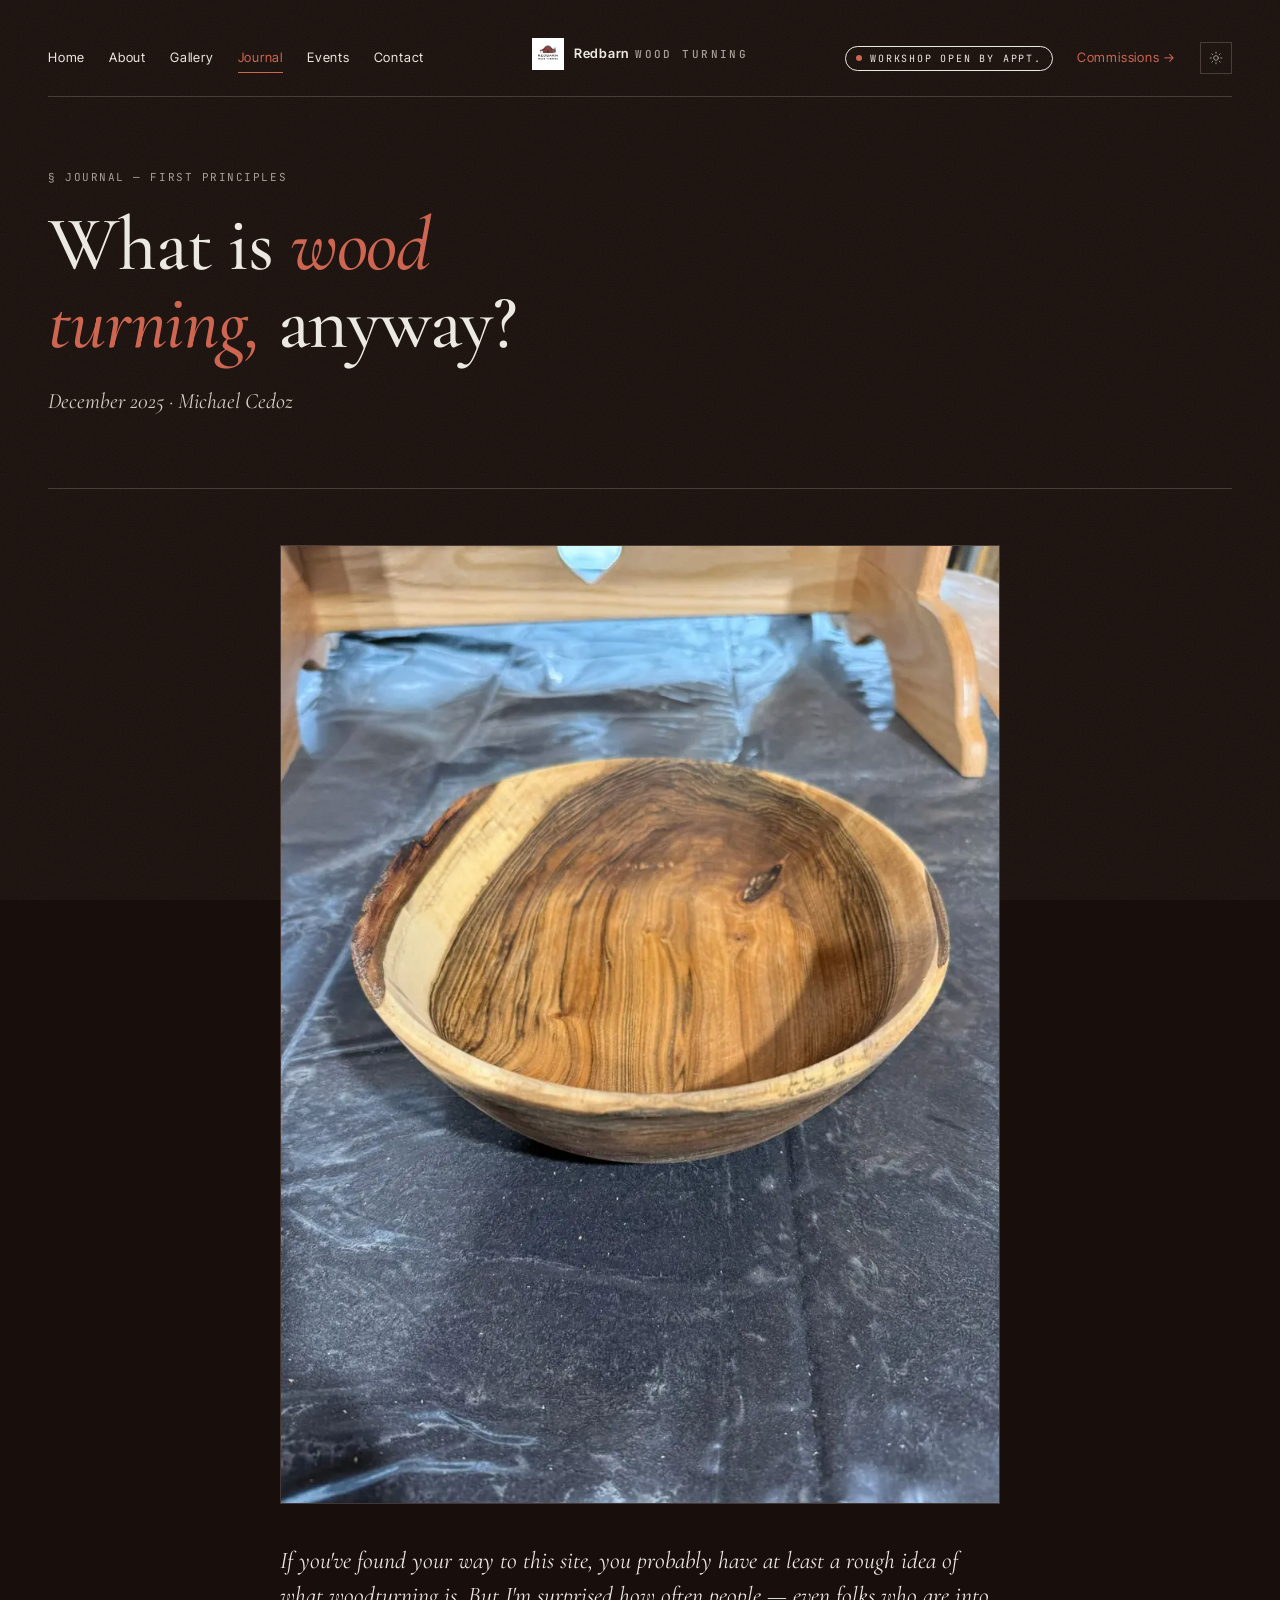
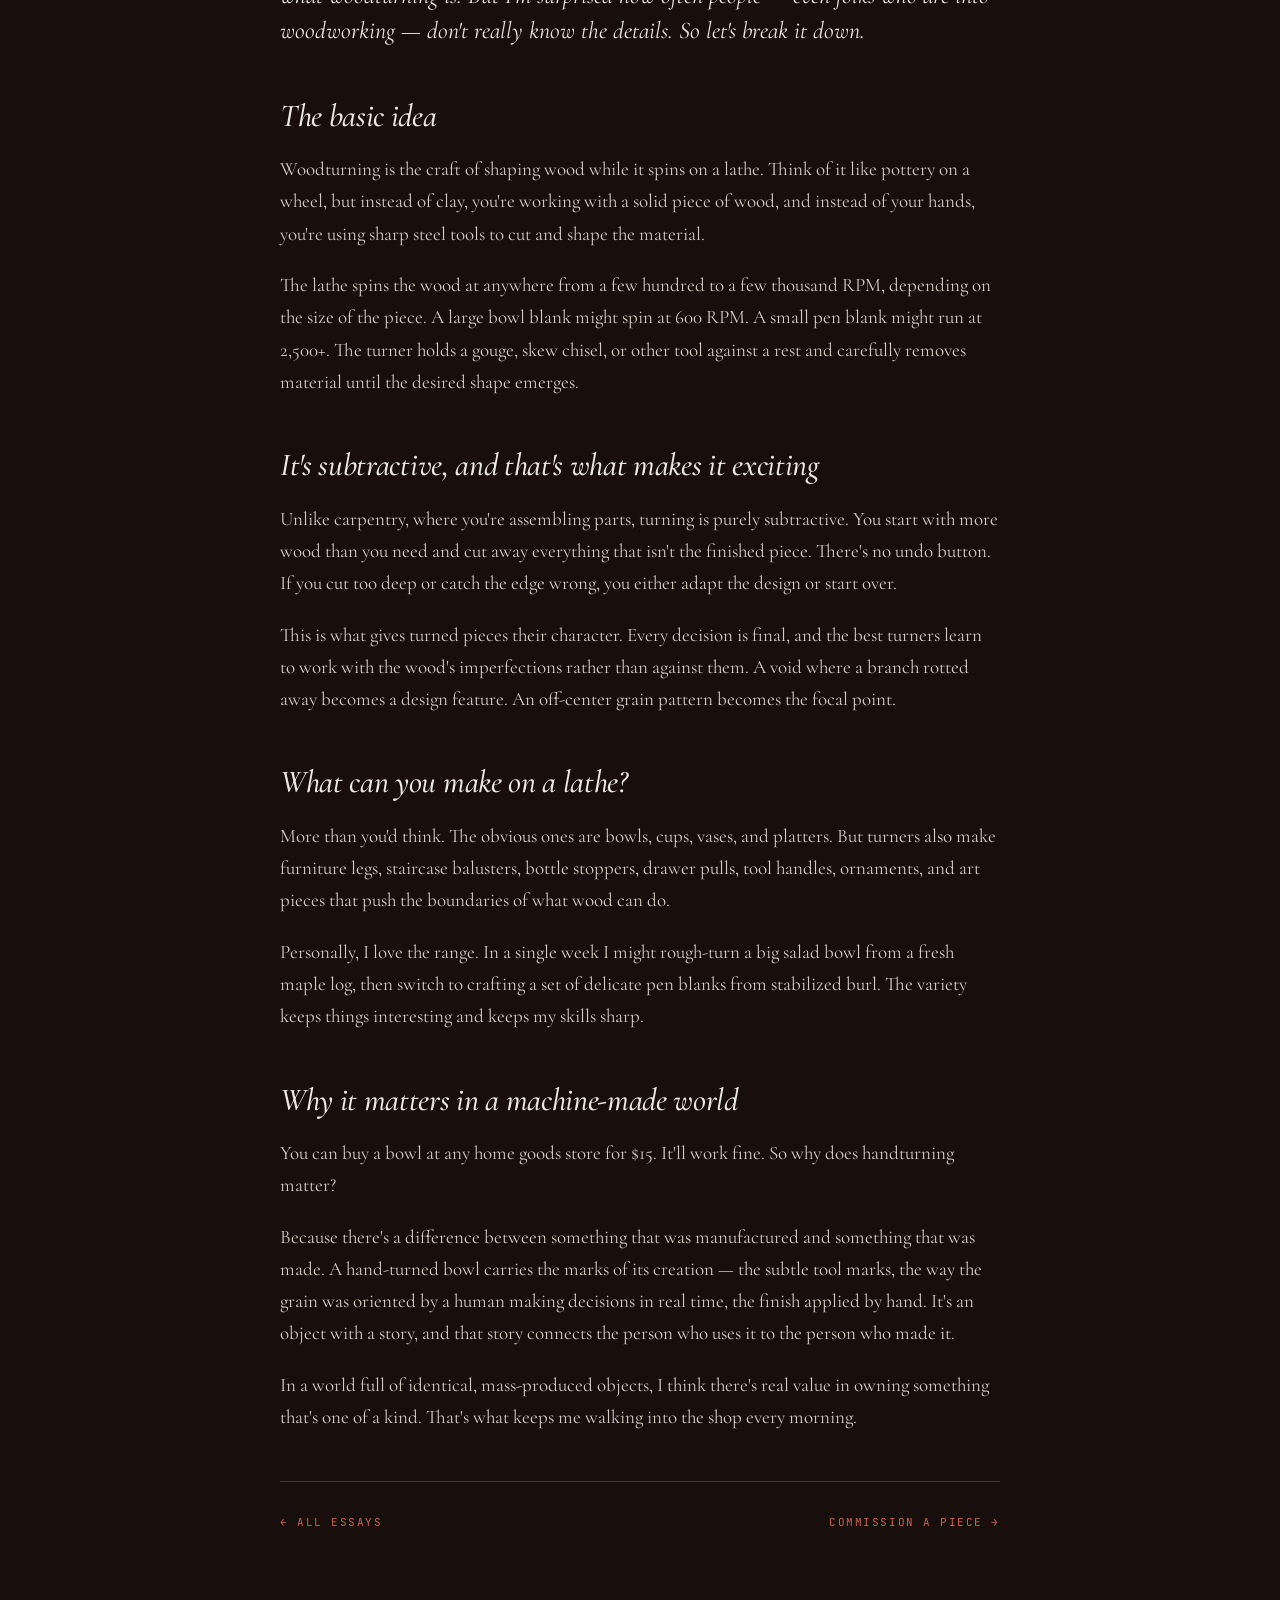
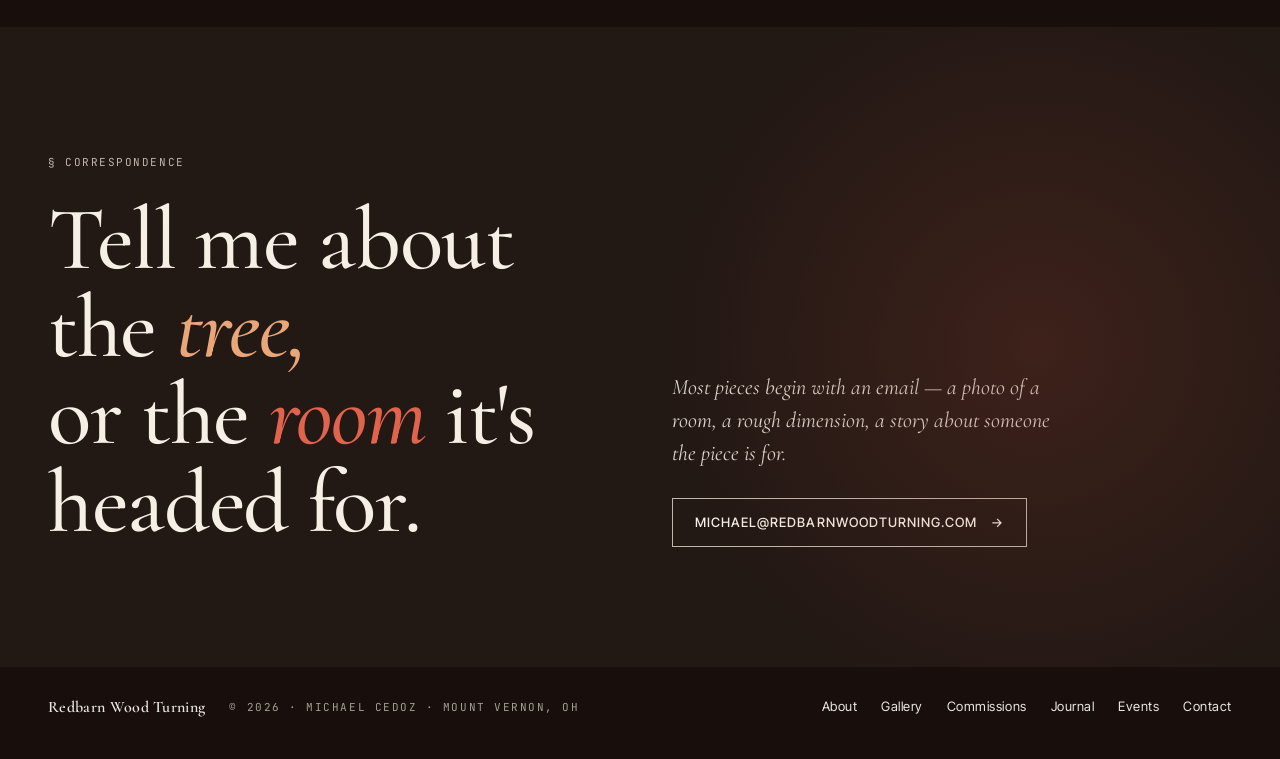
<file: blog-what-is-wood-turning.html>
<!DOCTYPE html>
<html lang="en">
<head>
<meta charset="UTF-8">
<meta name="viewport" content="width=device-width, initial-scale=1.0">
<title>What Is Wood Turning, Anyway? | Redbarn Wood Turning</title>
<meta name="description" content="A plain-English explanation of woodturning — what it is, how a lathe works, what you can make, and why handmade pieces matter in a machine-made world.">
<link rel="canonical" href="https://redbarnwoodturning.com/blog-what-is-wood-turning.html">

<!-- PWA Manifest -->
<link rel="manifest" href="manifest.json">

<!-- Open Graph -->
<meta property="og:title" content="What Is Wood Turning, Anyway?">
<meta property="og:description" content="A plain-English explanation of woodturning — what it is, how it works, and why it matters.">
<meta property="og:type" content="article">
<meta property="og:url" content="https://redbarnwoodturning.com/blog-what-is-wood-turning.html">
<meta property="og:image" content="https://redbarnwoodturning.com/craft-bowls.jpg">
<meta property="og:locale" content="en_US">
<meta property="article:published_time" content="2025-12-01">
<meta property="article:author" content="Michael Cedoz">

<!-- Twitter Card -->
<meta name="twitter:card" content="summary_large_image">
<meta name="twitter:title" content="What Is Wood Turning, Anyway?">
<meta name="twitter:description" content="A plain-English explanation of woodturning — what it is, how it works, and why it matters.">
<meta name="twitter:image" content="https://redbarnwoodturning.com/craft-bowls.jpg">

<!-- Structured Data: Article -->
<script type="application/ld+json">
{
  "@context": "https://schema.org",
  "@type": "BlogPosting",
  "headline": "What Is Wood Turning, Anyway?",
  "description": "A plain-English explanation of woodturning — what it is, how it works, and why it matters.",
  "image": "https://redbarnwoodturning.com/craft-bowls.jpg",
  "datePublished": "2025-12-01",
  "author": {
    "@type": "Person",
    "name": "Michael Cedoz",
    "url": "https://redbarnwoodturning.com/about.html"
  },
  "publisher": {
    "@type": "Organization",
    "name": "Redbarn Wood Turning",
    "url": "https://redbarnwoodturning.com",
    "logo": {
      "@type": "ImageObject",
      "url": "https://redbarnwoodturning.com/1.svg"
    }
  },
  "mainEntityOfPage": "https://redbarnwoodturning.com/blog-what-is-wood-turning.html"
}
</script>

<!-- BreadcrumbList -->
<script type="application/ld+json">
{
  "@context": "https://schema.org",
  "@type": "BreadcrumbList",
  "itemListElement": [
    { "@type": "ListItem", "position": 1, "name": "Home", "item": "https://redbarnwoodturning.com/" },
    { "@type": "ListItem", "position": 2, "name": "Journal", "item": "https://redbarnwoodturning.com/journal.html" },
    { "@type": "ListItem", "position": 3, "name": "What Is Wood Turning?", "item": "https://redbarnwoodturning.com/blog-what-is-wood-turning.html" }
  ]
}
</script>

<!-- Palette init (prevents FOUC) -->
<script>
(function(){ try { var p = localStorage.getItem('redbarn-palette'); if (p !== 'cream') document.documentElement.dataset.palette = 'ink'; } catch(e){ document.documentElement.dataset.palette = 'ink'; } })();
</script>

<!-- Fonts -->
<link rel="preconnect" href="https://fonts.googleapis.com">
<link rel="preconnect" href="https://fonts.gstatic.com" crossorigin>
<link href="https://fonts.googleapis.com/css2?family=Cormorant+Garamond:ital,wght@0,400;0,500;0,600;1,400;1,500;1,600&family=Inter+Tight:wght@400;500;600&family=JetBrains+Mono:wght@400;500&display=swap" rel="stylesheet">

<!-- CSS -->
<link rel="alternate" type="application/rss+xml" title="Redbarn Wood Turning Blog" href="feed.xml">
<link rel="icon" href="favicon.svg" type="image/svg+xml">
<link rel="apple-touch-icon" href="apple-touch-icon.png">
<meta name="theme-color" content="#1a1410">
<link rel="stylesheet" href="styles.css">
</head>
<body>

<a href="#main" class="skip-link">Skip to main content</a>
<div class="mobile-overlay" id="mobileOverlay"></div>

<div class="page" id="top">

  <header class="mast" role="banner">
    <nav class="left" id="navLinks" aria-label="Primary">
      <a href="index.html">Home</a>
      <a href="about.html">About</a>
      <a href="gallery.html">Gallery</a>
      <a href="journal.html" class="active">Journal</a>
      <a href="events.html">Events</a>
      <a href="contact.html">Contact</a>
    </nav>
    <div class="center">
      <a href="index.html" class="wordmark" aria-label="Redbarn Wood Turning — Home">
        <img src="1.svg" alt="" width="32" height="32">
        <span><em>Redbarn</em><span class="sub">Wood Turning</span></span>
      </a>
    </div>
    <div class="right">
      <span class="stamp"><span class="dot"></span> Workshop open by appt.</span>
      <a href="commissions.html" class="visit">Commissions &rarr;</a>
      <button type="button" id="paletteToggle" class="palette-toggle" aria-label="Toggle light/dark palette">
        <svg class="moon" viewBox="0 0 24 24" fill="none" stroke="currentColor" stroke-width="1.6" stroke-linecap="round" stroke-linejoin="round" aria-hidden="true"><path d="M21 12.79A9 9 0 1 1 11.21 3 7 7 0 0 0 21 12.79z"/></svg>
        <svg class="sun" viewBox="0 0 24 24" fill="none" stroke="currentColor" stroke-width="1.6" stroke-linecap="round" stroke-linejoin="round" aria-hidden="true"><circle cx="12" cy="12" r="4"/><path d="M12 2v2M12 20v2M4.93 4.93l1.41 1.41M17.66 17.66l1.41 1.41M2 12h2M20 12h2M4.93 19.07l1.41-1.41M17.66 6.34l1.41-1.41"/></svg>
      </button>
      <button class="nav-hamburger" id="navToggle" aria-label="Toggle navigation menu" aria-expanded="false">
        <span></span><span></span><span></span>
      </button>
    </div>
  </header>

  <main id="main" tabindex="-1">

    <section class="page-header">
      <span class="mono reveal">&sect; Journal &mdash; First principles</span>
      <h1 class="reveal">What is <em>wood turning,</em> anyway?</h1>
      <p class="lede reveal">December 2025 &middot; Michael Cedoz</p>
    </section>

    <section class="article">
      <div class="article-body reveal">
        <picture>
          <source srcset="craft-bowls.webp" type="image/webp">
          <img src="craft-bowls.jpg" alt="Collection of hand-turned wooden bowls" width="1536" height="2048">
        </picture>

        <p class="article-lede">If you've found your way to this site, you probably have at least a rough idea of what woodturning is. But I'm surprised how often people &mdash; even folks who are into woodworking &mdash; don't really know the details. So let's break it down.</p>

        <h2>The basic idea</h2>
        <p>Woodturning is the craft of shaping wood while it spins on a lathe. Think of it like pottery on a wheel, but instead of clay, you're working with a solid piece of wood, and instead of your hands, you're using sharp steel tools to cut and shape the material.</p>
        <p>The lathe spins the wood at anywhere from a few hundred to a few thousand RPM, depending on the size of the piece. A large bowl blank might spin at 600 RPM. A small pen blank might run at 2,500+. The turner holds a gouge, skew chisel, or other tool against a rest and carefully removes material until the desired shape emerges.</p>

        <h2>It's subtractive, and that's what makes it exciting</h2>
        <p>Unlike carpentry, where you're assembling parts, turning is purely subtractive. You start with more wood than you need and cut away everything that isn't the finished piece. There's no undo button. If you cut too deep or catch the edge wrong, you either adapt the design or start over.</p>
        <p>This is what gives turned pieces their character. Every decision is final, and the best turners learn to work with the wood's imperfections rather than against them. A void where a branch rotted away becomes a design feature. An off-center grain pattern becomes the focal point.</p>

        <h2>What can you make on a lathe?</h2>
        <p>More than you'd think. The obvious ones are bowls, cups, vases, and platters. But turners also make furniture legs, staircase balusters, bottle stoppers, drawer pulls, tool handles, ornaments, and art pieces that push the boundaries of what wood can do.</p>
        <p>Personally, I love the range. In a single week I might rough-turn a big salad bowl from a fresh maple log, then switch to crafting a set of delicate pen blanks from stabilized burl. The variety keeps things interesting and keeps my skills sharp.</p>

        <h2>Why it matters in a machine-made world</h2>
        <p>You can buy a bowl at any home goods store for $15. It'll work fine. So why does handturning matter?</p>
        <p>Because there's a difference between something that was manufactured and something that was made. A hand-turned bowl carries the marks of its creation &mdash; the subtle tool marks, the way the grain was oriented by a human making decisions in real time, the finish applied by hand. It's an object with a story, and that story connects the person who uses it to the person who made it.</p>
        <p>In a world full of identical, mass-produced objects, I think there's real value in owning something that's one of a kind. That's what keeps me walking into the shop every morning.</p>
      </div>

      <div class="article-nav">
        <a href="journal.html">&larr; All essays</a>
        <a href="contact.html">Commission a piece &rarr;</a>
      </div>
    </section>

    <section class="contact">
      <div class="inner">
        <div>
          <span class="mono">&sect; Correspondence</span>
          <h2>Tell me about the <em>tree,</em><br>or the <span class="barn">room</span> it's headed for.</h2>
        </div>
        <div class="side reveal">
          <p>Most pieces begin with an email &mdash; a photo of a room, a rough dimension, a story about someone the piece is for.</p>
          <a class="btn" href="mailto:michael@redbarnwoodturning.com">michael@redbarnwoodturning.com <span class="arr">&rarr;</span></a>
        </div>
      </div>
    </section>

  </main>

  <footer role="contentinfo">
    <div class="lf">
      <span class="wordmark"><em>Redbarn Wood Turning</em></span>
      <span class="mono">&copy; <span id="year">2026</span> &middot; Michael Cedoz &middot; Mount Vernon, OH</span>
    </div>
    <div class="lf">
      <a href="about.html">About</a>
      <a href="gallery.html">Gallery</a>
      <a href="commissions.html">Commissions</a>
      <a href="journal.html">Journal</a>
      <a href="events.html">Events</a>
      <a href="contact.html">Contact</a>
    </div>
  </footer>
</div>

<script src="script.js"></script>

</body>
</html>
</file>
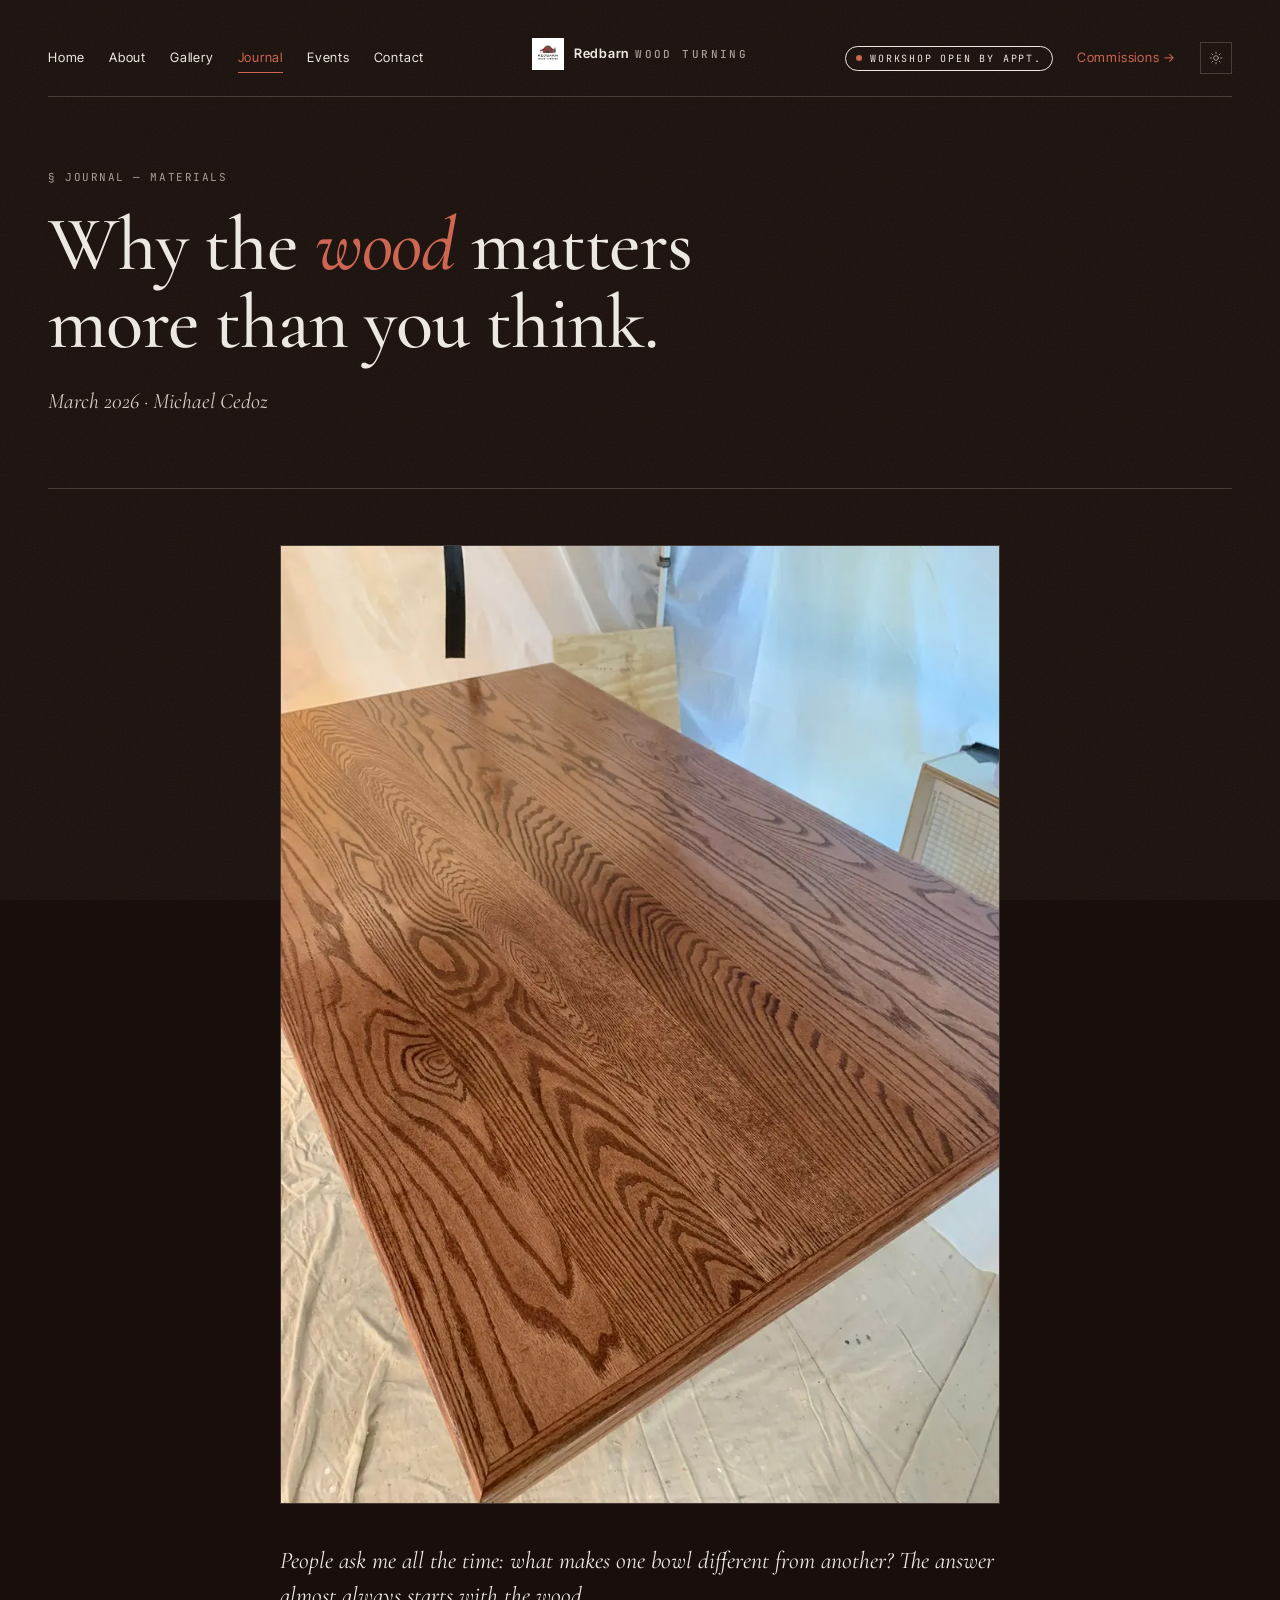
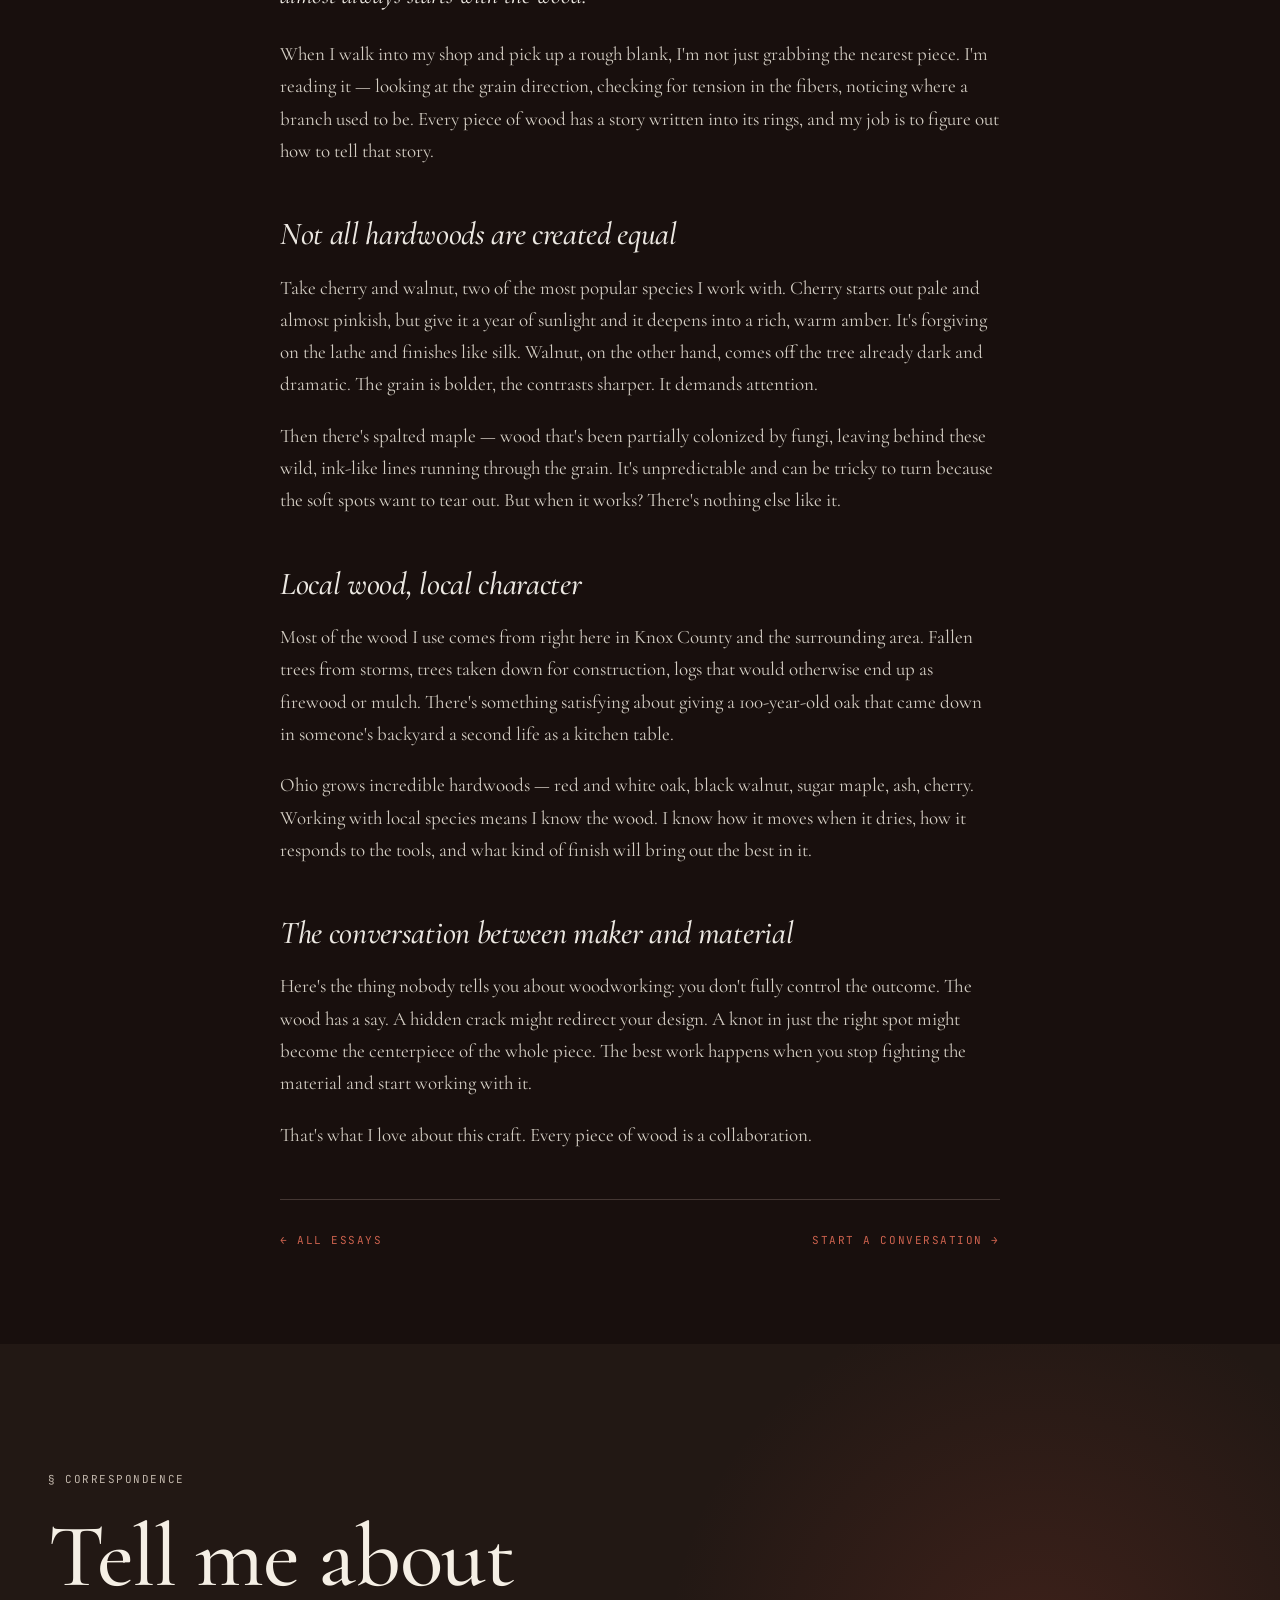
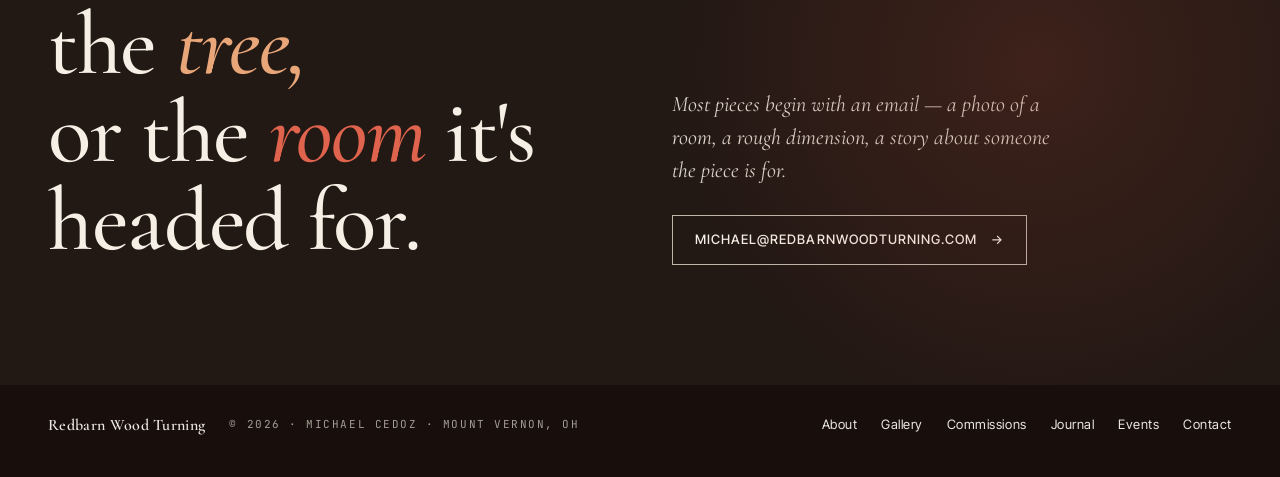
<file: blog-why-wood-matters.html>
<!DOCTYPE html>
<html lang="en">
<head>
<meta charset="UTF-8">
<meta name="viewport" content="width=device-width, initial-scale=1.0">
<title>Why the Wood Matters More Than You Think | Redbarn Wood Turning</title>
<meta name="description" content="What makes one bowl different from another? The answer starts with the wood. Michael Cedoz explains how species, sourcing, and grain shape every piece.">
<link rel="canonical" href="https://redbarnwoodturning.com/blog-why-wood-matters.html">

<!-- PWA Manifest -->
<link rel="manifest" href="manifest.json">

<!-- Open Graph -->
<meta property="og:title" content="Why the Wood Matters More Than You Think">
<meta property="og:description" content="What makes one bowl different from another? The answer starts with the wood.">
<meta property="og:type" content="article">
<meta property="og:url" content="https://redbarnwoodturning.com/blog-why-wood-matters.html">
<meta property="og:image" content="https://redbarnwoodturning.com/gallery-oak-grain.jpg">
<meta property="og:locale" content="en_US">
<meta property="article:published_time" content="2026-03-01">
<meta property="article:author" content="Michael Cedoz">

<!-- Twitter Card -->
<meta name="twitter:card" content="summary_large_image">
<meta name="twitter:title" content="Why the Wood Matters More Than You Think">
<meta name="twitter:description" content="What makes one bowl different from another? The answer starts with the wood.">
<meta name="twitter:image" content="https://redbarnwoodturning.com/gallery-oak-grain.jpg">

<!-- Structured Data: Article -->
<script type="application/ld+json">
{
  "@context": "https://schema.org",
  "@type": "BlogPosting",
  "headline": "Why the Wood Matters More Than You Think",
  "description": "What makes one bowl different from another? The answer starts with the wood.",
  "image": "https://redbarnwoodturning.com/gallery-oak-grain.jpg",
  "datePublished": "2026-03-01",
  "author": {
    "@type": "Person",
    "name": "Michael Cedoz",
    "url": "https://redbarnwoodturning.com/about.html"
  },
  "publisher": {
    "@type": "Organization",
    "name": "Redbarn Wood Turning",
    "url": "https://redbarnwoodturning.com",
    "logo": {
      "@type": "ImageObject",
      "url": "https://redbarnwoodturning.com/1.svg"
    }
  },
  "mainEntityOfPage": "https://redbarnwoodturning.com/blog-why-wood-matters.html"
}
</script>

<!-- BreadcrumbList -->
<script type="application/ld+json">
{
  "@context": "https://schema.org",
  "@type": "BreadcrumbList",
  "itemListElement": [
    { "@type": "ListItem", "position": 1, "name": "Home", "item": "https://redbarnwoodturning.com/" },
    { "@type": "ListItem", "position": 2, "name": "Journal", "item": "https://redbarnwoodturning.com/journal.html" },
    { "@type": "ListItem", "position": 3, "name": "Why the Wood Matters", "item": "https://redbarnwoodturning.com/blog-why-wood-matters.html" }
  ]
}
</script>

<!-- Palette init (prevents FOUC) -->
<script>
(function(){ try { var p = localStorage.getItem('redbarn-palette'); if (p !== 'cream') document.documentElement.dataset.palette = 'ink'; } catch(e){ document.documentElement.dataset.palette = 'ink'; } })();
</script>

<!-- Fonts -->
<link rel="preconnect" href="https://fonts.googleapis.com">
<link rel="preconnect" href="https://fonts.gstatic.com" crossorigin>
<link href="https://fonts.googleapis.com/css2?family=Cormorant+Garamond:ital,wght@0,400;0,500;0,600;1,400;1,500;1,600&family=Inter+Tight:wght@400;500;600&family=JetBrains+Mono:wght@400;500&display=swap" rel="stylesheet">

<!-- CSS -->
<link rel="alternate" type="application/rss+xml" title="Redbarn Wood Turning Blog" href="feed.xml">
<link rel="icon" href="favicon.svg" type="image/svg+xml">
<link rel="apple-touch-icon" href="apple-touch-icon.png">
<meta name="theme-color" content="#1a1410">
<link rel="stylesheet" href="styles.css">
</head>
<body>

<a href="#main" class="skip-link">Skip to main content</a>
<div class="mobile-overlay" id="mobileOverlay"></div>

<div class="page" id="top">

  <header class="mast" role="banner">
    <nav class="left" id="navLinks" aria-label="Primary">
      <a href="index.html">Home</a>
      <a href="about.html">About</a>
      <a href="gallery.html">Gallery</a>
      <a href="journal.html" class="active">Journal</a>
      <a href="events.html">Events</a>
      <a href="contact.html">Contact</a>
    </nav>
    <div class="center">
      <a href="index.html" class="wordmark" aria-label="Redbarn Wood Turning — Home">
        <img src="1.svg" alt="" width="32" height="32">
        <span><em>Redbarn</em><span class="sub">Wood Turning</span></span>
      </a>
    </div>
    <div class="right">
      <span class="stamp"><span class="dot"></span> Workshop open by appt.</span>
      <a href="commissions.html" class="visit">Commissions &rarr;</a>
      <button type="button" id="paletteToggle" class="palette-toggle" aria-label="Toggle light/dark palette">
        <svg class="moon" viewBox="0 0 24 24" fill="none" stroke="currentColor" stroke-width="1.6" stroke-linecap="round" stroke-linejoin="round" aria-hidden="true"><path d="M21 12.79A9 9 0 1 1 11.21 3 7 7 0 0 0 21 12.79z"/></svg>
        <svg class="sun" viewBox="0 0 24 24" fill="none" stroke="currentColor" stroke-width="1.6" stroke-linecap="round" stroke-linejoin="round" aria-hidden="true"><circle cx="12" cy="12" r="4"/><path d="M12 2v2M12 20v2M4.93 4.93l1.41 1.41M17.66 17.66l1.41 1.41M2 12h2M20 12h2M4.93 19.07l1.41-1.41M17.66 6.34l1.41-1.41"/></svg>
      </button>
      <button class="nav-hamburger" id="navToggle" aria-label="Toggle navigation menu" aria-expanded="false">
        <span></span><span></span><span></span>
      </button>
    </div>
  </header>

  <main id="main" tabindex="-1">

    <section class="page-header">
      <span class="mono reveal">&sect; Journal &mdash; Materials</span>
      <h1 class="reveal">Why the <em>wood</em> matters more than you think.</h1>
      <p class="lede reveal">March 2026 &middot; Michael Cedoz</p>
    </section>

    <section class="article">
      <div class="article-body reveal">
        <picture>
          <source srcset="gallery-oak-grain.webp" type="image/webp">
          <img src="gallery-oak-grain.jpg" alt="Close-up of white oak grain pattern" width="1536" height="2048">
        </picture>

        <p class="article-lede">People ask me all the time: what makes one bowl different from another? The answer almost always starts with the wood.</p>
        <p>When I walk into my shop and pick up a rough blank, I'm not just grabbing the nearest piece. I'm reading it &mdash; looking at the grain direction, checking for tension in the fibers, noticing where a branch used to be. Every piece of wood has a story written into its rings, and my job is to figure out how to tell that story.</p>

        <h2>Not all hardwoods are created equal</h2>
        <p>Take cherry and walnut, two of the most popular species I work with. Cherry starts out pale and almost pinkish, but give it a year of sunlight and it deepens into a rich, warm amber. It's forgiving on the lathe and finishes like silk. Walnut, on the other hand, comes off the tree already dark and dramatic. The grain is bolder, the contrasts sharper. It demands attention.</p>
        <p>Then there's spalted maple &mdash; wood that's been partially colonized by fungi, leaving behind these wild, ink-like lines running through the grain. It's unpredictable and can be tricky to turn because the soft spots want to tear out. But when it works? There's nothing else like it.</p>

        <h2>Local wood, local character</h2>
        <p>Most of the wood I use comes from right here in Knox County and the surrounding area. Fallen trees from storms, trees taken down for construction, logs that would otherwise end up as firewood or mulch. There's something satisfying about giving a 100-year-old oak that came down in someone's backyard a second life as a kitchen table.</p>
        <p>Ohio grows incredible hardwoods &mdash; red and white oak, black walnut, sugar maple, ash, cherry. Working with local species means I know the wood. I know how it moves when it dries, how it responds to the tools, and what kind of finish will bring out the best in it.</p>

        <h2>The conversation between maker and material</h2>
        <p>Here's the thing nobody tells you about woodworking: you don't fully control the outcome. The wood has a say. A hidden crack might redirect your design. A knot in just the right spot might become the centerpiece of the whole piece. The best work happens when you stop fighting the material and start working with it.</p>
        <p>That's what I love about this craft. Every piece of wood is a collaboration.</p>
      </div>

      <div class="article-nav">
        <a href="journal.html">&larr; All essays</a>
        <a href="contact.html">Start a conversation &rarr;</a>
      </div>
    </section>

    <section class="contact">
      <div class="inner">
        <div>
          <span class="mono">&sect; Correspondence</span>
          <h2>Tell me about the <em>tree,</em><br>or the <span class="barn">room</span> it's headed for.</h2>
        </div>
        <div class="side reveal">
          <p>Most pieces begin with an email &mdash; a photo of a room, a rough dimension, a story about someone the piece is for.</p>
          <a class="btn" href="mailto:michael@redbarnwoodturning.com">michael@redbarnwoodturning.com <span class="arr">&rarr;</span></a>
        </div>
      </div>
    </section>

  </main>

  <footer role="contentinfo">
    <div class="lf">
      <span class="wordmark"><em>Redbarn Wood Turning</em></span>
      <span class="mono">&copy; <span id="year">2026</span> &middot; Michael Cedoz &middot; Mount Vernon, OH</span>
    </div>
    <div class="lf">
      <a href="about.html">About</a>
      <a href="gallery.html">Gallery</a>
      <a href="commissions.html">Commissions</a>
      <a href="journal.html">Journal</a>
      <a href="events.html">Events</a>
      <a href="contact.html">Contact</a>
    </div>
  </footer>
</div>

<script src="script.js"></script>

</body>
</html>
</file>
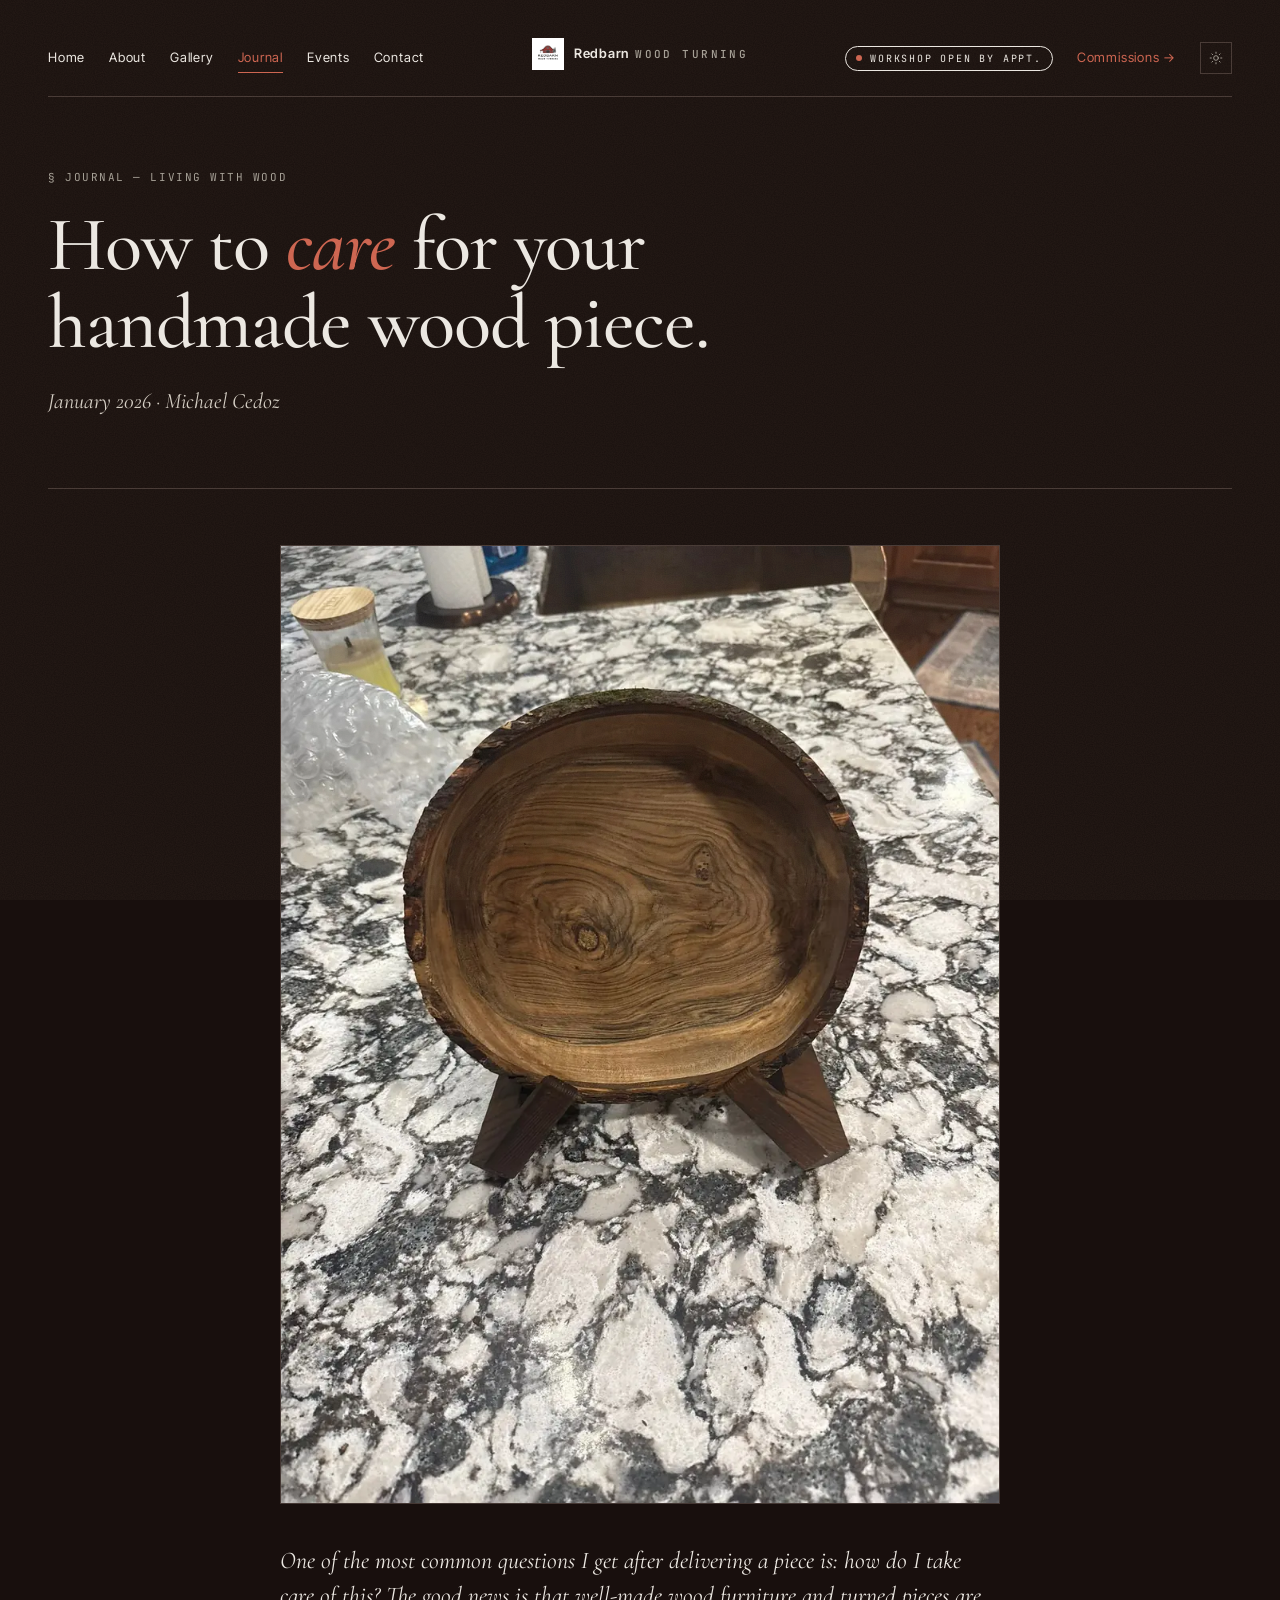
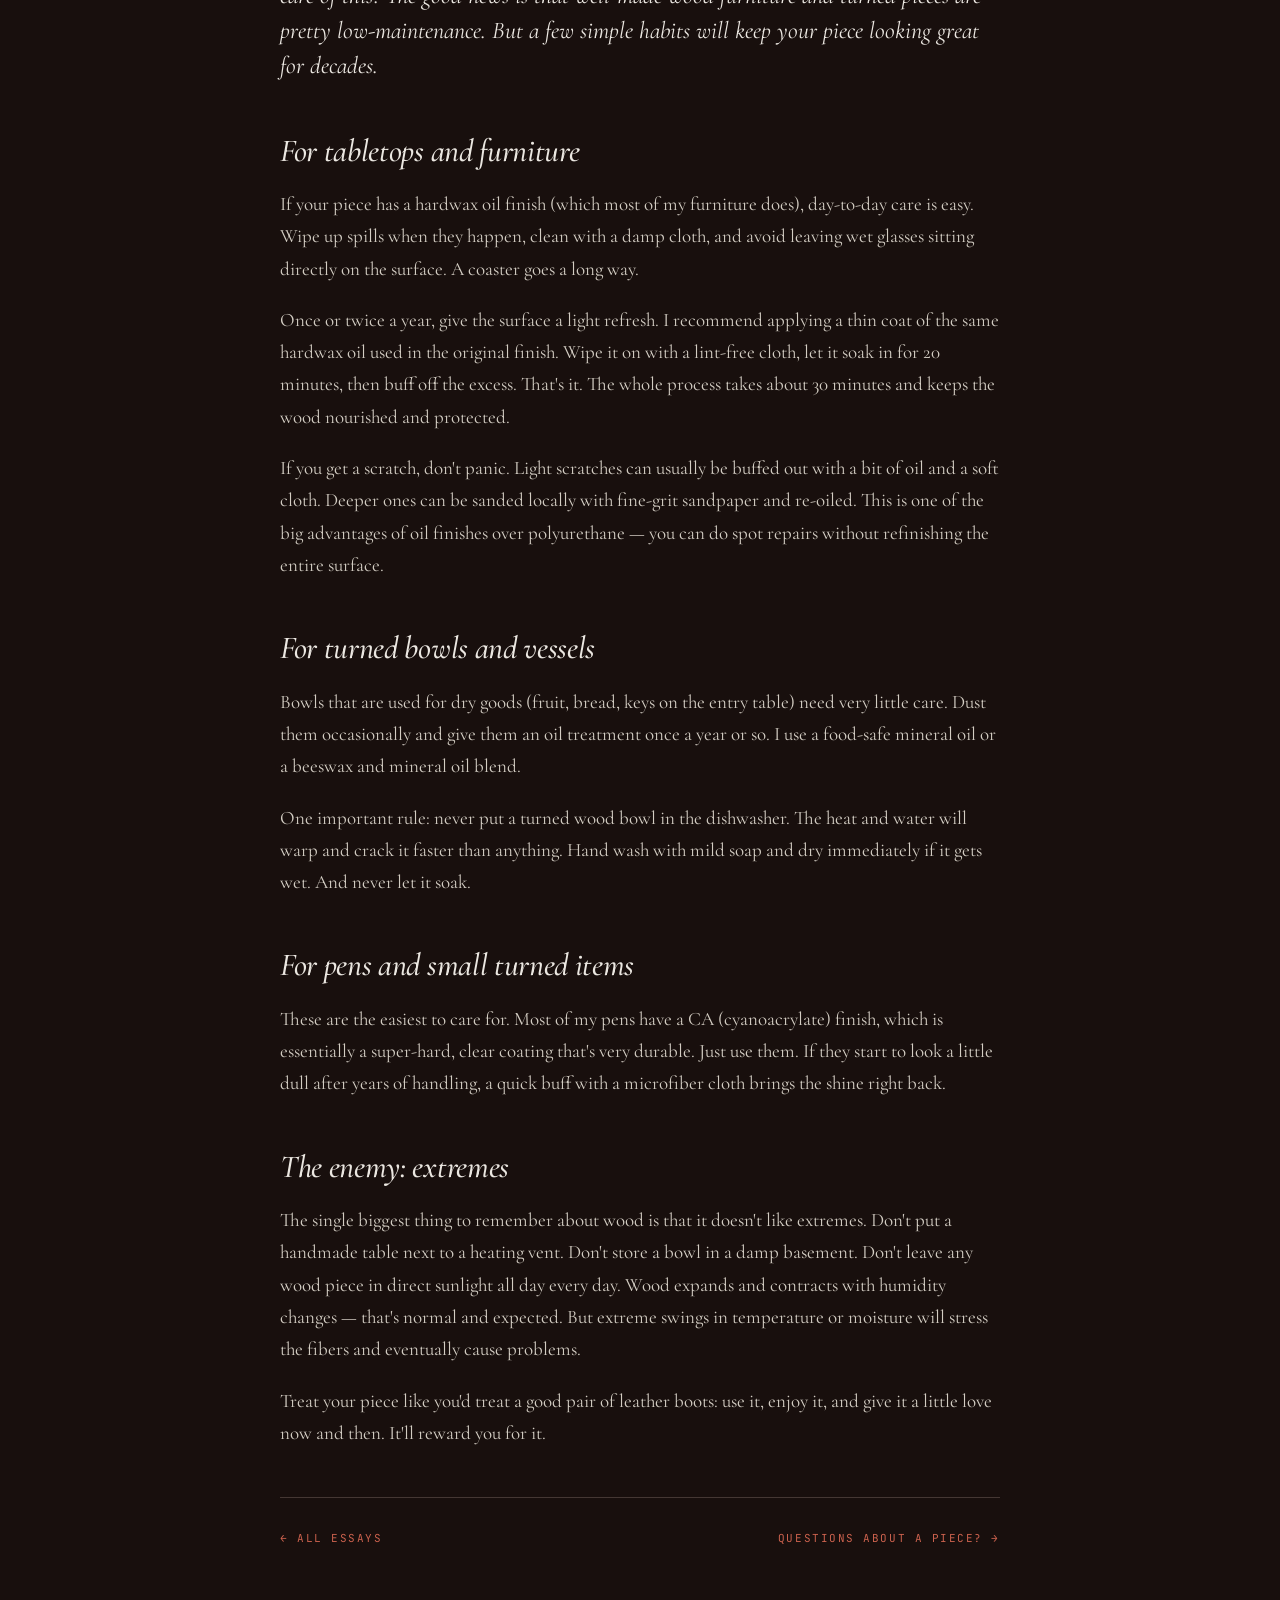
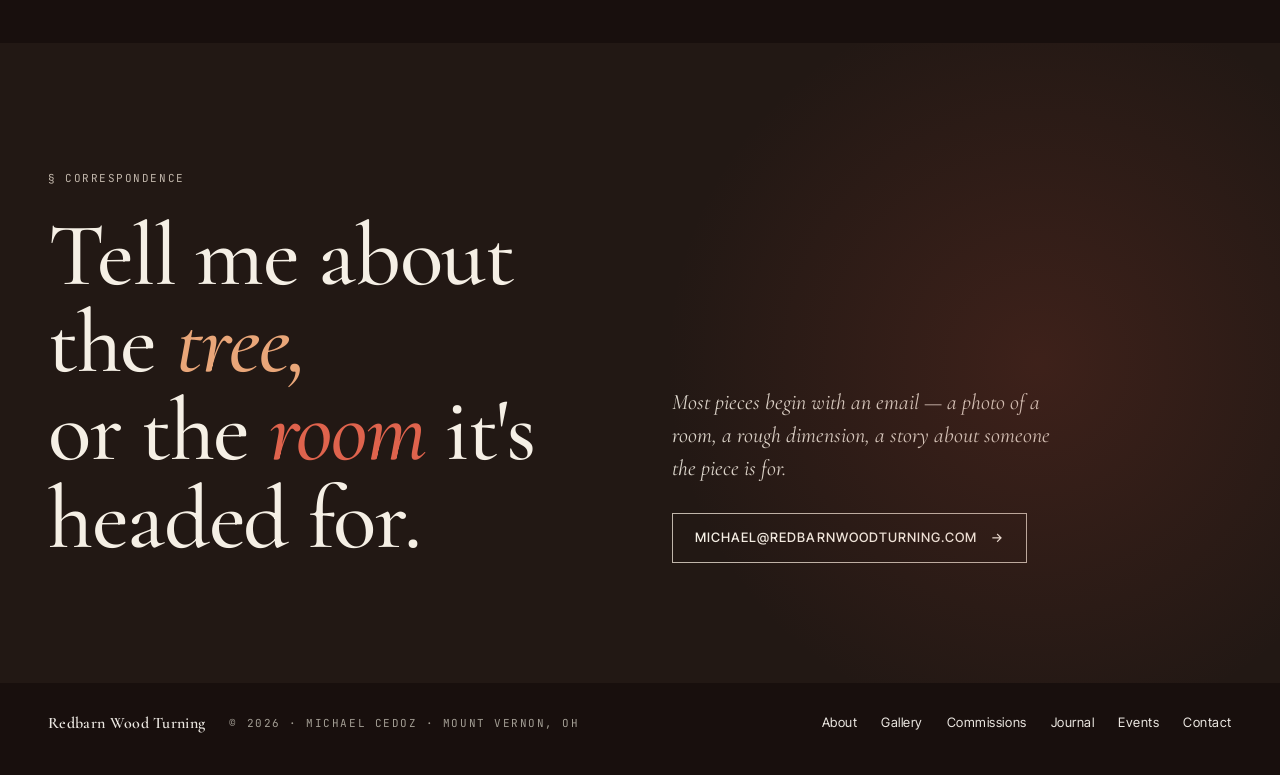
<file: blog-wood-care.html>
<!DOCTYPE html>
<html lang="en">
<head>
<meta charset="UTF-8">
<meta name="viewport" content="width=device-width, initial-scale=1.0">
<title>How to Care for Your Handmade Wood Piece | Redbarn Wood Turning</title>
<meta name="description" content="Simple care tips for handmade wood furniture, turned bowls, and pens. How to maintain hardwax oil finishes, prevent damage, and keep your piece looking great.">
<link rel="canonical" href="https://redbarnwoodturning.com/blog-wood-care.html">

<!-- PWA Manifest -->
<link rel="manifest" href="manifest.json">

<!-- Open Graph -->
<meta property="og:title" content="How to Care for Your Handmade Wood Piece">
<meta property="og:description" content="Simple care tips for handmade wood furniture, turned bowls, and pens.">
<meta property="og:type" content="article">
<meta property="og:url" content="https://redbarnwoodturning.com/blog-wood-care.html">
<meta property="og:image" content="https://redbarnwoodturning.com/gallery-bowl-stand.jpg">
<meta property="og:locale" content="en_US">
<meta property="article:published_time" content="2026-01-01">
<meta property="article:author" content="Michael Cedoz">

<!-- Twitter Card -->
<meta name="twitter:card" content="summary_large_image">
<meta name="twitter:title" content="How to Care for Your Handmade Wood Piece">
<meta name="twitter:description" content="Simple care tips for handmade wood furniture, turned bowls, and pens.">
<meta name="twitter:image" content="https://redbarnwoodturning.com/gallery-bowl-stand.jpg">

<!-- Structured Data: Article -->
<script type="application/ld+json">
{
  "@context": "https://schema.org",
  "@type": "BlogPosting",
  "headline": "How to Care for Your Handmade Wood Piece",
  "description": "Simple care tips for handmade wood furniture, turned bowls, and pens.",
  "image": "https://redbarnwoodturning.com/gallery-bowl-stand.jpg",
  "datePublished": "2026-01-01",
  "author": {
    "@type": "Person",
    "name": "Michael Cedoz",
    "url": "https://redbarnwoodturning.com/about.html"
  },
  "publisher": {
    "@type": "Organization",
    "name": "Redbarn Wood Turning",
    "url": "https://redbarnwoodturning.com",
    "logo": {
      "@type": "ImageObject",
      "url": "https://redbarnwoodturning.com/1.svg"
    }
  },
  "mainEntityOfPage": "https://redbarnwoodturning.com/blog-wood-care.html"
}
</script>

<!-- BreadcrumbList -->
<script type="application/ld+json">
{
  "@context": "https://schema.org",
  "@type": "BreadcrumbList",
  "itemListElement": [
    { "@type": "ListItem", "position": 1, "name": "Home", "item": "https://redbarnwoodturning.com/" },
    { "@type": "ListItem", "position": 2, "name": "Journal", "item": "https://redbarnwoodturning.com/journal.html" },
    { "@type": "ListItem", "position": 3, "name": "Wood Care Guide", "item": "https://redbarnwoodturning.com/blog-wood-care.html" }
  ]
}
</script>

<!-- Palette init (prevents FOUC) -->
<script>
(function(){ try { var p = localStorage.getItem('redbarn-palette'); if (p !== 'cream') document.documentElement.dataset.palette = 'ink'; } catch(e){ document.documentElement.dataset.palette = 'ink'; } })();
</script>

<!-- Fonts -->
<link rel="preconnect" href="https://fonts.googleapis.com">
<link rel="preconnect" href="https://fonts.gstatic.com" crossorigin>
<link href="https://fonts.googleapis.com/css2?family=Cormorant+Garamond:ital,wght@0,400;0,500;0,600;1,400;1,500;1,600&family=Inter+Tight:wght@400;500;600&family=JetBrains+Mono:wght@400;500&display=swap" rel="stylesheet">

<!-- CSS -->
<link rel="alternate" type="application/rss+xml" title="Redbarn Wood Turning Blog" href="feed.xml">
<link rel="icon" href="favicon.svg" type="image/svg+xml">
<link rel="apple-touch-icon" href="apple-touch-icon.png">
<meta name="theme-color" content="#1a1410">
<link rel="stylesheet" href="styles.css">
</head>
<body>

<a href="#main" class="skip-link">Skip to main content</a>
<div class="mobile-overlay" id="mobileOverlay"></div>

<div class="page" id="top">

  <header class="mast" role="banner">
    <nav class="left" id="navLinks" aria-label="Primary">
      <a href="index.html">Home</a>
      <a href="about.html">About</a>
      <a href="gallery.html">Gallery</a>
      <a href="journal.html" class="active">Journal</a>
      <a href="events.html">Events</a>
      <a href="contact.html">Contact</a>
    </nav>
    <div class="center">
      <a href="index.html" class="wordmark" aria-label="Redbarn Wood Turning — Home">
        <img src="1.svg" alt="" width="32" height="32">
        <span><em>Redbarn</em><span class="sub">Wood Turning</span></span>
      </a>
    </div>
    <div class="right">
      <span class="stamp"><span class="dot"></span> Workshop open by appt.</span>
      <a href="commissions.html" class="visit">Commissions &rarr;</a>
      <button type="button" id="paletteToggle" class="palette-toggle" aria-label="Toggle light/dark palette">
        <svg class="moon" viewBox="0 0 24 24" fill="none" stroke="currentColor" stroke-width="1.6" stroke-linecap="round" stroke-linejoin="round" aria-hidden="true"><path d="M21 12.79A9 9 0 1 1 11.21 3 7 7 0 0 0 21 12.79z"/></svg>
        <svg class="sun" viewBox="0 0 24 24" fill="none" stroke="currentColor" stroke-width="1.6" stroke-linecap="round" stroke-linejoin="round" aria-hidden="true"><circle cx="12" cy="12" r="4"/><path d="M12 2v2M12 20v2M4.93 4.93l1.41 1.41M17.66 17.66l1.41 1.41M2 12h2M20 12h2M4.93 19.07l1.41-1.41M17.66 6.34l1.41-1.41"/></svg>
      </button>
      <button class="nav-hamburger" id="navToggle" aria-label="Toggle navigation menu" aria-expanded="false">
        <span></span><span></span><span></span>
      </button>
    </div>
  </header>

  <main id="main" tabindex="-1">

    <section class="page-header">
      <span class="mono reveal">&sect; Journal &mdash; Living with wood</span>
      <h1 class="reveal">How to <em>care</em> for your handmade wood piece.</h1>
      <p class="lede reveal">January 2026 &middot; Michael Cedoz</p>
    </section>

    <section class="article">
      <div class="article-body reveal">
        <picture>
          <source srcset="gallery-bowl-stand.webp" type="image/webp">
          <img src="gallery-bowl-stand.jpg" alt="Turned wood bowl on a walnut stand" width="1536" height="2048">
        </picture>

        <p class="article-lede">One of the most common questions I get after delivering a piece is: how do I take care of this? The good news is that well-made wood furniture and turned pieces are pretty low-maintenance. But a few simple habits will keep your piece looking great for decades.</p>

        <h2>For tabletops and furniture</h2>
        <p>If your piece has a hardwax oil finish (which most of my furniture does), day-to-day care is easy. Wipe up spills when they happen, clean with a damp cloth, and avoid leaving wet glasses sitting directly on the surface. A coaster goes a long way.</p>
        <p>Once or twice a year, give the surface a light refresh. I recommend applying a thin coat of the same hardwax oil used in the original finish. Wipe it on with a lint-free cloth, let it soak in for 20 minutes, then buff off the excess. That's it. The whole process takes about 30 minutes and keeps the wood nourished and protected.</p>
        <p>If you get a scratch, don't panic. Light scratches can usually be buffed out with a bit of oil and a soft cloth. Deeper ones can be sanded locally with fine-grit sandpaper and re-oiled. This is one of the big advantages of oil finishes over polyurethane &mdash; you can do spot repairs without refinishing the entire surface.</p>

        <h2>For turned bowls and vessels</h2>
        <p>Bowls that are used for dry goods (fruit, bread, keys on the entry table) need very little care. Dust them occasionally and give them an oil treatment once a year or so. I use a food-safe mineral oil or a beeswax and mineral oil blend.</p>
        <p>One important rule: never put a turned wood bowl in the dishwasher. The heat and water will warp and crack it faster than anything. Hand wash with mild soap and dry immediately if it gets wet. And never let it soak.</p>

        <h2>For pens and small turned items</h2>
        <p>These are the easiest to care for. Most of my pens have a CA (cyanoacrylate) finish, which is essentially a super-hard, clear coating that's very durable. Just use them. If they start to look a little dull after years of handling, a quick buff with a microfiber cloth brings the shine right back.</p>

        <h2>The enemy: extremes</h2>
        <p>The single biggest thing to remember about wood is that it doesn't like extremes. Don't put a handmade table next to a heating vent. Don't store a bowl in a damp basement. Don't leave any wood piece in direct sunlight all day every day. Wood expands and contracts with humidity changes &mdash; that's normal and expected. But extreme swings in temperature or moisture will stress the fibers and eventually cause problems.</p>
        <p>Treat your piece like you'd treat a good pair of leather boots: use it, enjoy it, and give it a little love now and then. It'll reward you for it.</p>
      </div>

      <div class="article-nav">
        <a href="journal.html">&larr; All essays</a>
        <a href="contact.html">Questions about a piece? &rarr;</a>
      </div>
    </section>

    <section class="contact">
      <div class="inner">
        <div>
          <span class="mono">&sect; Correspondence</span>
          <h2>Tell me about the <em>tree,</em><br>or the <span class="barn">room</span> it's headed for.</h2>
        </div>
        <div class="side reveal">
          <p>Most pieces begin with an email &mdash; a photo of a room, a rough dimension, a story about someone the piece is for.</p>
          <a class="btn" href="mailto:michael@redbarnwoodturning.com">michael@redbarnwoodturning.com <span class="arr">&rarr;</span></a>
        </div>
      </div>
    </section>

  </main>

  <footer role="contentinfo">
    <div class="lf">
      <span class="wordmark"><em>Redbarn Wood Turning</em></span>
      <span class="mono">&copy; <span id="year">2026</span> &middot; Michael Cedoz &middot; Mount Vernon, OH</span>
    </div>
    <div class="lf">
      <a href="about.html">About</a>
      <a href="gallery.html">Gallery</a>
      <a href="commissions.html">Commissions</a>
      <a href="journal.html">Journal</a>
      <a href="events.html">Events</a>
      <a href="contact.html">Contact</a>
    </div>
  </footer>
</div>

<script src="script.js"></script>

</body>
</html>
</file>
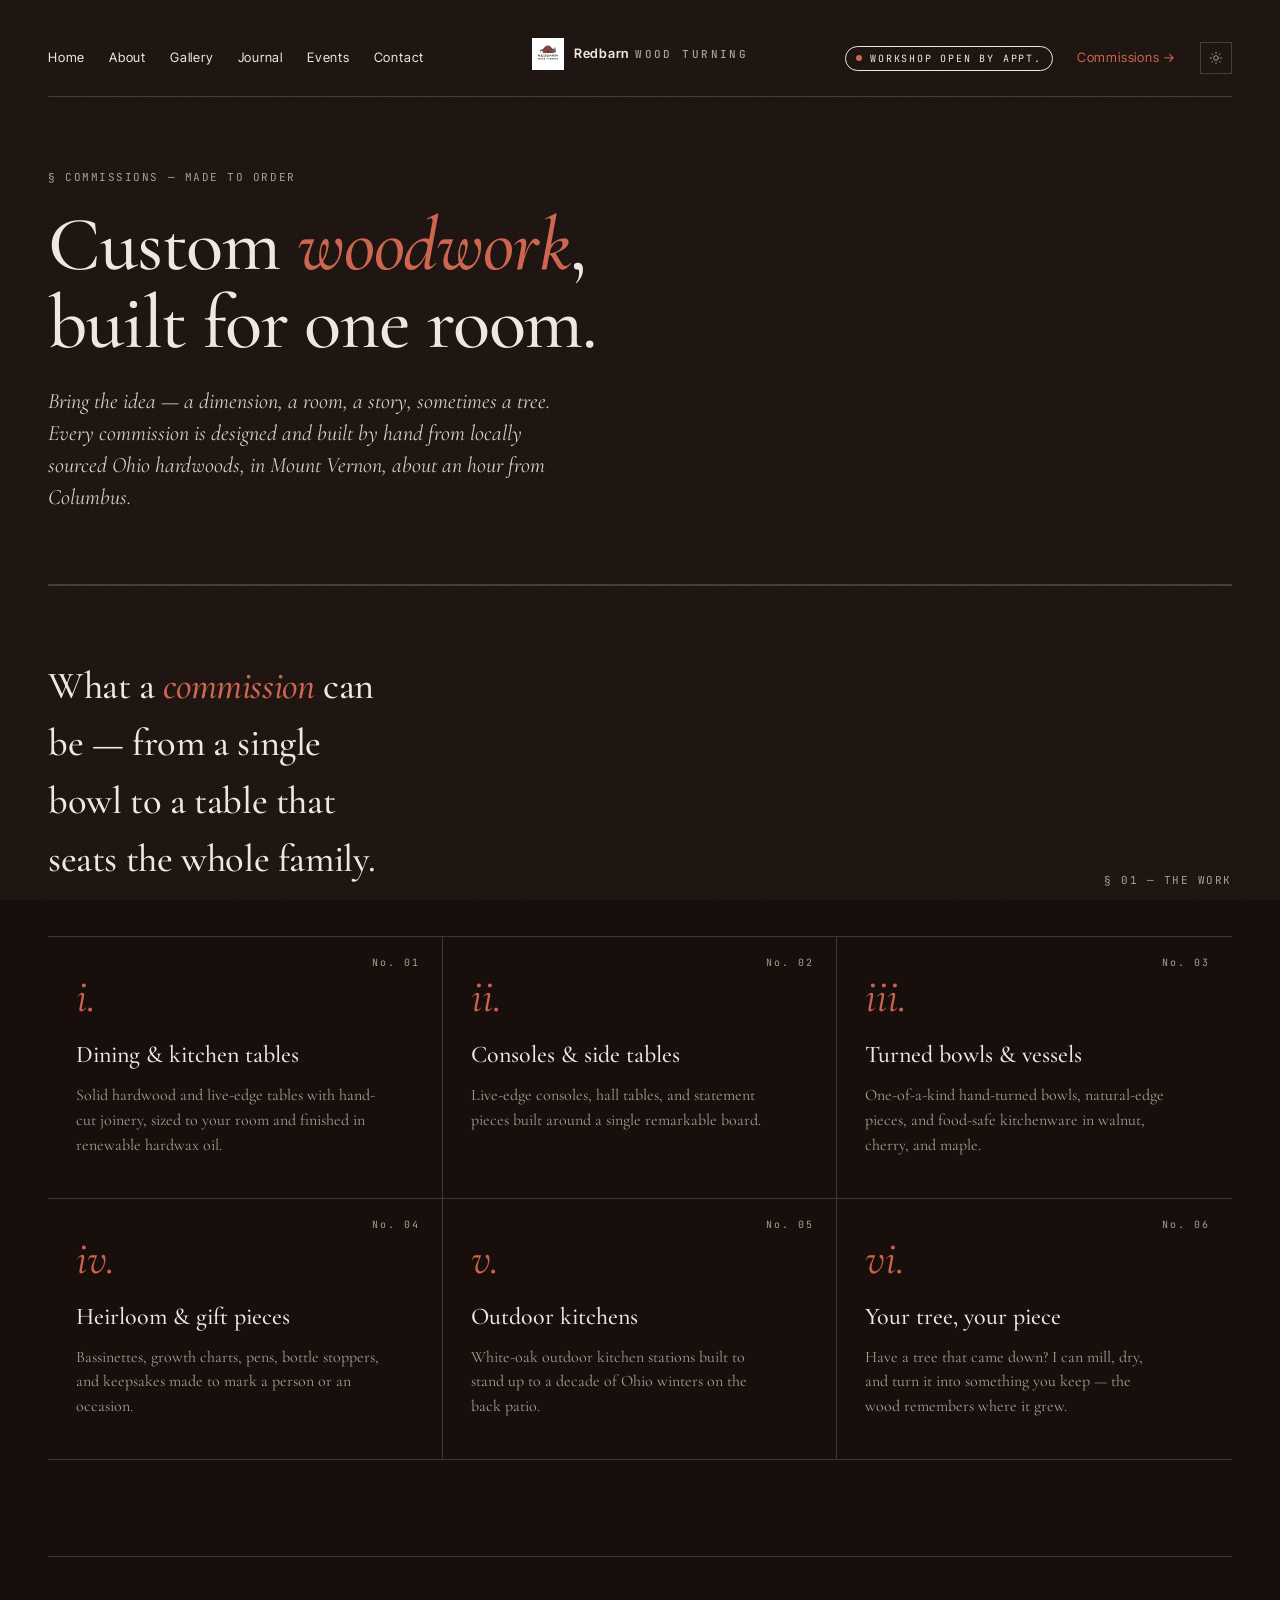
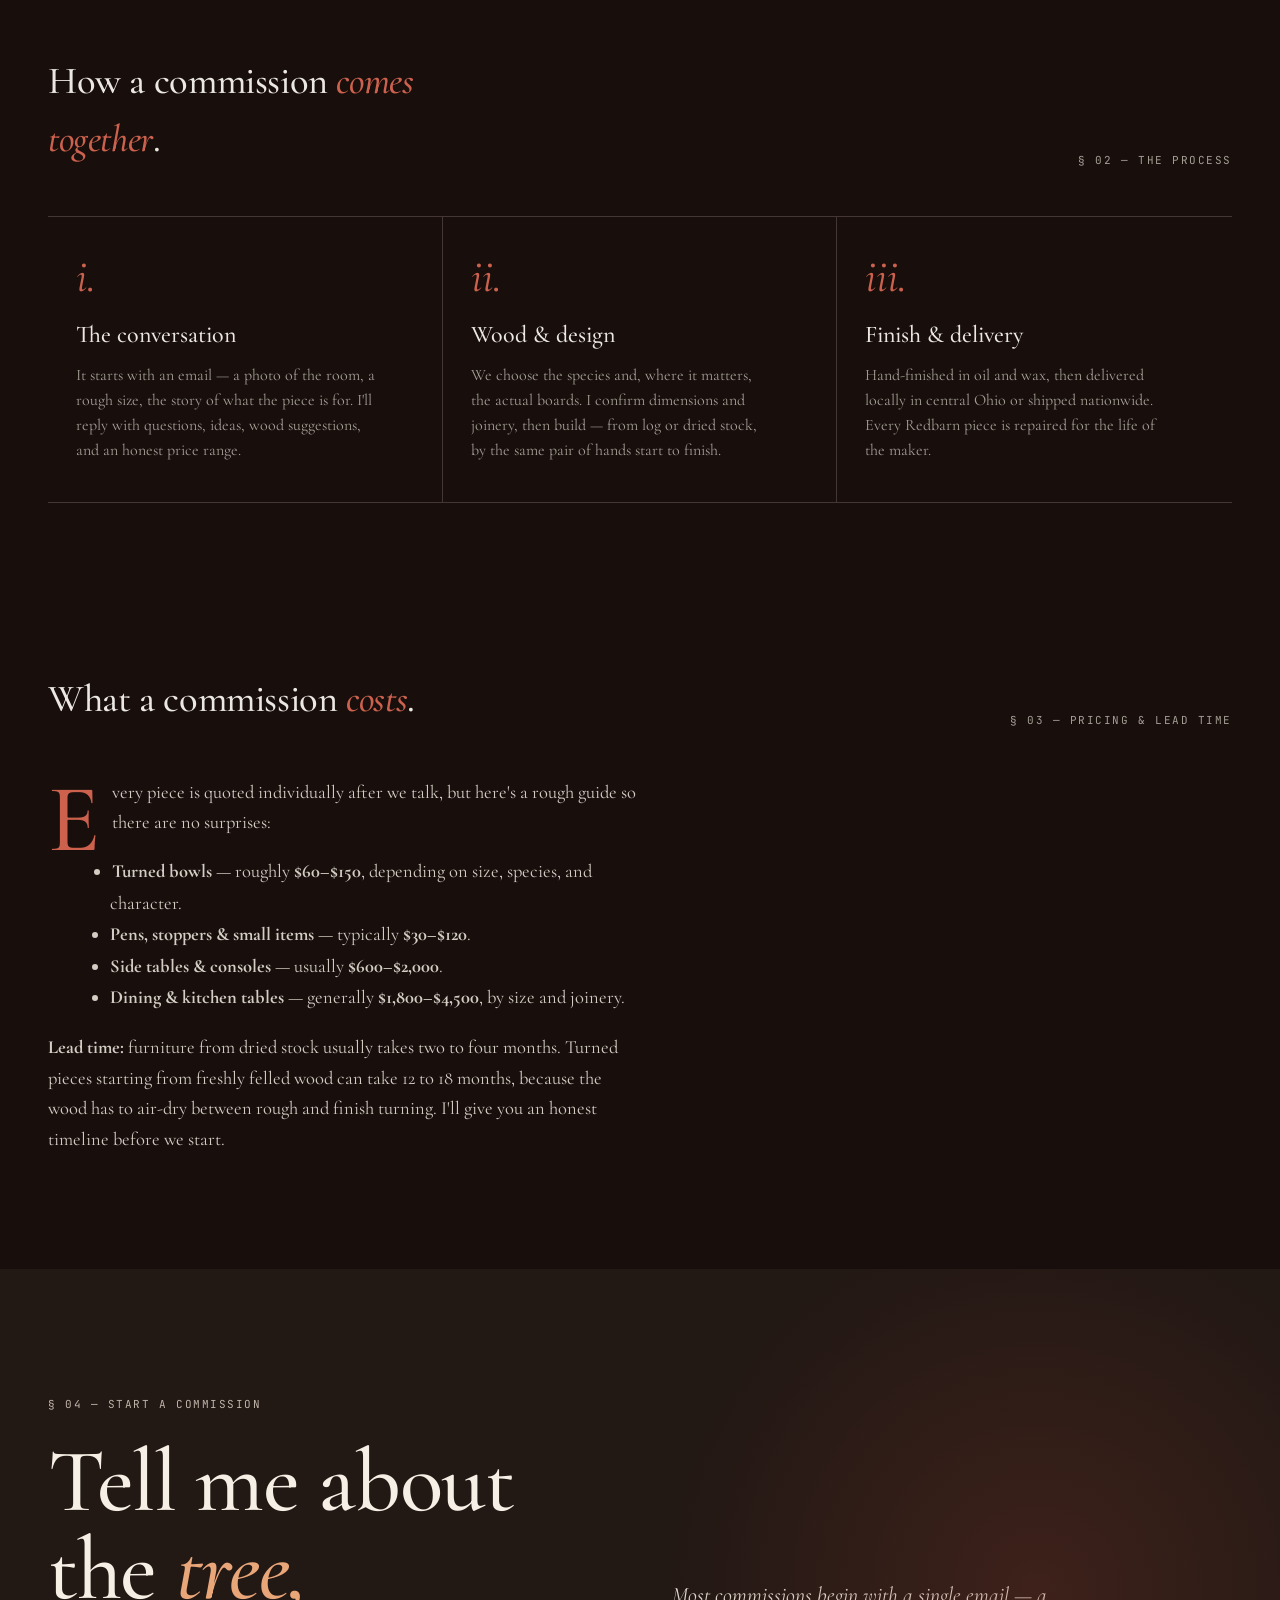
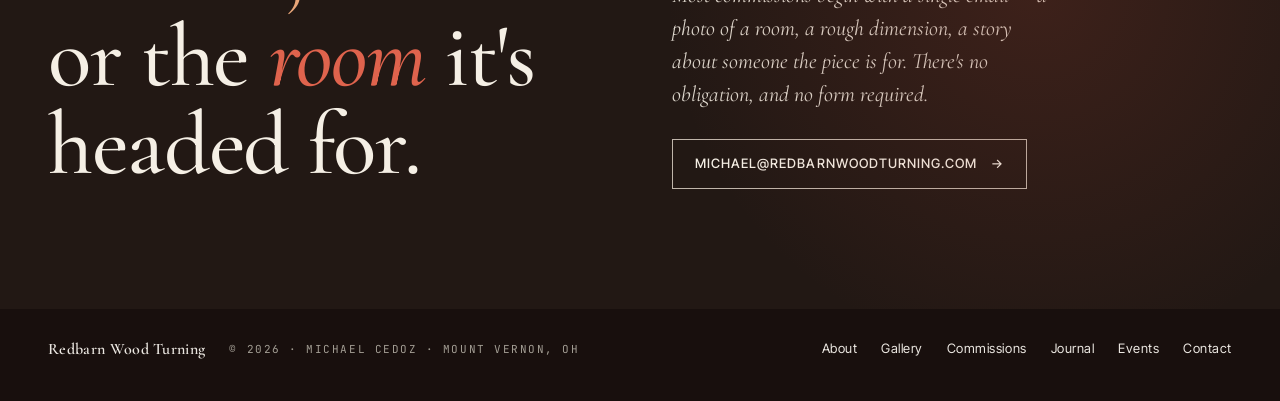
<file: commissions.html>
<!DOCTYPE html>
<html lang="en">
<head>
<meta charset="UTF-8">
<meta name="viewport" content="width=device-width, initial-scale=1.0">
<title>Custom Woodwork &amp; Furniture Commissions | Redbarn Wood Turning — Ohio</title>
<meta name="description" content="Commission custom furniture, turned bowls, and heirloom woodwork from Michael Cedoz in Mount Vernon, Ohio — dining tables, live-edge consoles, and one-of-a-kind pieces built by hand from local hardwoods. Serving Columbus and central Ohio.">
<link rel="canonical" href="https://redbarnwoodturning.com/commissions.html">

<!-- PWA Manifest -->
<link rel="manifest" href="manifest.json">

<!-- Open Graph -->
<meta property="og:title" content="Custom Woodwork &amp; Furniture Commissions — Redbarn Wood Turning">
<meta property="og:description" content="Commission custom furniture and heirloom woodwork built by hand from local Ohio hardwoods. Dining tables, live-edge consoles, turned bowls, and one-of-a-kind pieces.">
<meta property="og:type" content="website">
<meta property="og:url" content="https://redbarnwoodturning.com/commissions.html">
<meta property="og:image" content="https://redbarnwoodturning.com/craft-custom.jpg">
<meta property="og:locale" content="en_US">

<!-- Twitter Card -->
<meta name="twitter:card" content="summary_large_image">
<meta name="twitter:title" content="Custom Woodwork &amp; Furniture Commissions — Redbarn Wood Turning">
<meta name="twitter:description" content="Commission custom furniture and heirloom woodwork built by hand from local Ohio hardwoods.">
<meta name="twitter:image" content="https://redbarnwoodturning.com/craft-custom.jpg">

<!-- Structured Data: Service -->
<script type="application/ld+json">
{
  "@context": "https://schema.org",
  "@type": "Service",
  "serviceType": "Custom woodwork and furniture commissions",
  "name": "Custom Woodwork & Furniture Commissions",
  "description": "Made-to-order furniture, turned bowls, and heirloom woodwork built by hand from locally sourced Ohio hardwoods.",
  "provider": {
    "@type": "LocalBusiness",
    "name": "Redbarn Wood Turning",
    "@id": "https://redbarnwoodturning.com/#business",
    "url": "https://redbarnwoodturning.com"
  },
  "areaServed": [
    { "@type": "City", "name": "Mount Vernon, Ohio" },
    { "@type": "City", "name": "Columbus, Ohio" },
    { "@type": "AdministrativeArea", "name": "Central Ohio" },
    { "@type": "State", "name": "Ohio" }
  ],
  "url": "https://redbarnwoodturning.com/commissions.html",
  "offers": {
    "@type": "AggregateOffer",
    "priceCurrency": "USD",
    "lowPrice": "60",
    "highPrice": "4500",
    "offerCount": "8"
  }
}
</script>

<!-- BreadcrumbList -->
<script type="application/ld+json">
{
  "@context": "https://schema.org",
  "@type": "BreadcrumbList",
  "itemListElement": [
    { "@type": "ListItem", "position": 1, "name": "Home", "item": "https://redbarnwoodturning.com/" },
    { "@type": "ListItem", "position": 2, "name": "Commissions", "item": "https://redbarnwoodturning.com/commissions.html" }
  ]
}
</script>

<!-- Palette init (prevents FOUC) -->
<script>
(function(){ try { var p = localStorage.getItem('redbarn-palette'); if (p !== 'cream') document.documentElement.dataset.palette = 'ink'; } catch(e){ document.documentElement.dataset.palette = 'ink'; } })();
</script>

<!-- Preconnect & Fonts -->
<link rel="preconnect" href="https://fonts.googleapis.com">
<link rel="preconnect" href="https://fonts.gstatic.com" crossorigin>
<link href="https://fonts.googleapis.com/css2?family=Cormorant+Garamond:ital,wght@0,400;0,500;0,600;1,400;1,500;1,600&family=Inter+Tight:wght@400;500;600&family=JetBrains+Mono:wght@400;500&display=swap" rel="stylesheet">

<!-- Favicon & Theme -->
<link rel="alternate" type="application/rss+xml" title="Redbarn Wood Turning Blog" href="feed.xml">
<link rel="icon" href="favicon.svg" type="image/svg+xml">
<link rel="apple-touch-icon" href="apple-touch-icon.png">
<meta name="theme-color" content="#1a1410">

<!-- CSS -->
<link rel="stylesheet" href="styles.css">
</head>
<body>

<a href="#main" class="skip-link">Skip to main content</a>
<div class="mobile-overlay" id="mobileOverlay"></div>

<div class="page" id="top">

  <!-- MASTHEAD -->
  <header class="mast" role="banner">
    <nav class="left" id="navLinks" aria-label="Primary">
      <a href="index.html">Home</a>
      <a href="about.html">About</a>
      <a href="gallery.html">Gallery</a>
      <a href="journal.html">Journal</a>
      <a href="events.html">Events</a>
      <a href="contact.html">Contact</a>
    </nav>
    <div class="center">
      <a href="index.html" class="wordmark" aria-label="Redbarn Wood Turning — Home">
        <img src="1.svg" alt="" width="32" height="32">
        <span><em>Redbarn</em><span class="sub">Wood Turning</span></span>
      </a>
    </div>
    <div class="right">
      <span class="stamp"><span class="dot"></span> Workshop open by appt.</span>
      <a href="commissions.html" class="visit">Commissions &rarr;</a>
      <button type="button" id="paletteToggle" class="palette-toggle" aria-label="Toggle light/dark palette">
        <svg class="moon" viewBox="0 0 24 24" fill="none" stroke="currentColor" stroke-width="1.6" stroke-linecap="round" stroke-linejoin="round" aria-hidden="true"><path d="M21 12.79A9 9 0 1 1 11.21 3 7 7 0 0 0 21 12.79z"/></svg>
        <svg class="sun" viewBox="0 0 24 24" fill="none" stroke="currentColor" stroke-width="1.6" stroke-linecap="round" stroke-linejoin="round" aria-hidden="true"><circle cx="12" cy="12" r="4"/><path d="M12 2v2M12 20v2M4.93 4.93l1.41 1.41M17.66 17.66l1.41 1.41M2 12h2M20 12h2M4.93 19.07l1.41-1.41M17.66 6.34l1.41-1.41"/></svg>
      </button>
      <button class="nav-hamburger" id="navToggle" aria-label="Toggle navigation menu" aria-expanded="false">
        <span></span><span></span><span></span>
      </button>
    </div>
  </header>

  <main id="main" tabindex="-1">

    <!-- PAGE HEADER -->
    <section class="page-header">
      <span class="mono reveal">&sect; Commissions &mdash; made to order</span>
      <h1 class="reveal">Custom <em>woodwork</em>,<br>built for one room.</h1>
      <p class="lede reveal">Bring the idea &mdash; a dimension, a room, a story, sometimes a tree. Every commission is designed and built by hand from locally sourced Ohio hardwoods, in Mount Vernon, about an hour from Columbus.</p>
    </section>

    <!-- WHAT I BUILD -->
    <section class="marks" id="what">
      <div class="marks-head reveal">
        <h3>What a <em>commission</em> can be &mdash; from a single bowl to a table that seats the whole family.</h3>
        <span class="mono">&sect; 01 &mdash; The work</span>
      </div>
      <div class="marks-grid">
        <article class="mark reveal">
          <div class="num">No. 01</div>
          <div class="n">i.</div>
          <h4>Dining &amp; kitchen tables</h4>
          <p>Solid hardwood and live-edge tables with hand-cut joinery, sized to your room and finished in renewable hardwax oil.</p>
        </article>
        <article class="mark reveal">
          <div class="num">No. 02</div>
          <div class="n">ii.</div>
          <h4>Consoles &amp; side tables</h4>
          <p>Live-edge consoles, hall tables, and statement pieces built around a single remarkable board.</p>
        </article>
        <article class="mark reveal">
          <div class="num">No. 03</div>
          <div class="n">iii.</div>
          <h4>Turned bowls &amp; vessels</h4>
          <p>One-of-a-kind hand-turned bowls, natural-edge pieces, and food-safe kitchenware in walnut, cherry, and maple.</p>
        </article>
        <article class="mark reveal">
          <div class="num">No. 04</div>
          <div class="n">iv.</div>
          <h4>Heirloom &amp; gift pieces</h4>
          <p>Bassinettes, growth charts, pens, bottle stoppers, and keepsakes made to mark a person or an occasion.</p>
        </article>
        <article class="mark reveal">
          <div class="num">No. 05</div>
          <div class="n">v.</div>
          <h4>Outdoor kitchens</h4>
          <p>White-oak outdoor kitchen stations built to stand up to a decade of Ohio winters on the back patio.</p>
        </article>
        <article class="mark reveal">
          <div class="num">No. 06</div>
          <div class="n">vi.</div>
          <h4>Your tree, your piece</h4>
          <p>Have a tree that came down? I can mill, dry, and turn it into something you keep &mdash; the wood remembers where it grew.</p>
        </article>
      </div>
    </section>

    <!-- PROCESS -->
    <section class="process" id="process">
      <div class="process-head reveal">
        <h3>How a commission <em>comes together</em>.</h3>
        <span class="mono">&sect; 02 &mdash; The process</span>
      </div>
      <div class="process-steps">
        <article class="process-step reveal">
          <div class="n">i.</div>
          <h3>The conversation</h3>
          <p>It starts with an email &mdash; a photo of the room, a rough size, the story of what the piece is for. I'll reply with questions, ideas, wood suggestions, and an honest price range.</p>
        </article>
        <article class="process-step reveal">
          <div class="n">ii.</div>
          <h3>Wood &amp; design</h3>
          <p>We choose the species and, where it matters, the actual boards. I confirm dimensions and joinery, then build &mdash; from log or dried stock, by the same pair of hands start to finish.</p>
        </article>
        <article class="process-step reveal">
          <div class="n">iii.</div>
          <h3>Finish &amp; delivery</h3>
          <p>Hand-finished in oil and wax, then delivered locally in central Ohio or shipped nationwide. Every Redbarn piece is repaired for the life of the maker.</p>
        </article>
      </div>
    </section>

    <!-- PRICING -->
    <section class="marks" id="pricing" style="border-top:0;">
      <div class="marks-head reveal">
        <h3>What a commission <em>costs</em>.</h3>
        <span class="mono">&sect; 03 &mdash; Pricing &amp; lead time</span>
      </div>
      <div class="about-body reveal" style="columns:1;max-width:66ch;">
        <p>Every piece is quoted individually after we talk, but here's a rough guide so there are no surprises:</p>
        <ul style="margin:0 0 1em 1.2em;line-height:1.7;">
          <li><strong>Turned bowls</strong> &mdash; roughly <strong>$60&ndash;$150</strong>, depending on size, species, and character.</li>
          <li><strong>Pens, stoppers &amp; small items</strong> &mdash; typically <strong>$30&ndash;$120</strong>.</li>
          <li><strong>Side tables &amp; consoles</strong> &mdash; usually <strong>$600&ndash;$2,000</strong>.</li>
          <li><strong>Dining &amp; kitchen tables</strong> &mdash; generally <strong>$1,800&ndash;$4,500</strong>, by size and joinery.</li>
        </ul>
        <p><strong>Lead time:</strong> furniture from dried stock usually takes two to four months. Turned pieces starting from freshly felled wood can take 12 to 18 months, because the wood has to air-dry between rough and finish turning. I'll give you an honest timeline before we start.</p>
      </div>
    </section>

    <!-- CONTACT CTA -->
    <section class="contact">
      <div class="inner">
        <div>
          <span class="mono">&sect; 04 &mdash; Start a commission</span>
          <h2>Tell me about the <em>tree,</em><br>or the <span class="barn">room</span> it's headed for.</h2>
        </div>
        <div class="side reveal">
          <p>Most commissions begin with a single email &mdash; a photo of a room, a rough dimension, a story about someone the piece is for. There's no obligation, and no form required.</p>
          <a class="btn" href="mailto:michael@redbarnwoodturning.com">michael@redbarnwoodturning.com <span class="arr">&rarr;</span></a>
        </div>
      </div>
    </section>

  </main>

  <footer role="contentinfo">
    <div class="lf">
      <span class="wordmark"><em>Redbarn Wood Turning</em></span>
      <span class="mono">&copy; <span id="year">2026</span> &middot; Michael Cedoz &middot; Mount Vernon, OH</span>
    </div>
    <div class="lf">
      <a href="about.html">About</a>
      <a href="gallery.html">Gallery</a>
      <a href="commissions.html">Commissions</a>
      <a href="journal.html">Journal</a>
      <a href="events.html">Events</a>
      <a href="contact.html">Contact</a>
    </div>
  </footer>
</div>

<script src="script.js"></script>

</body>
</html>
</file>
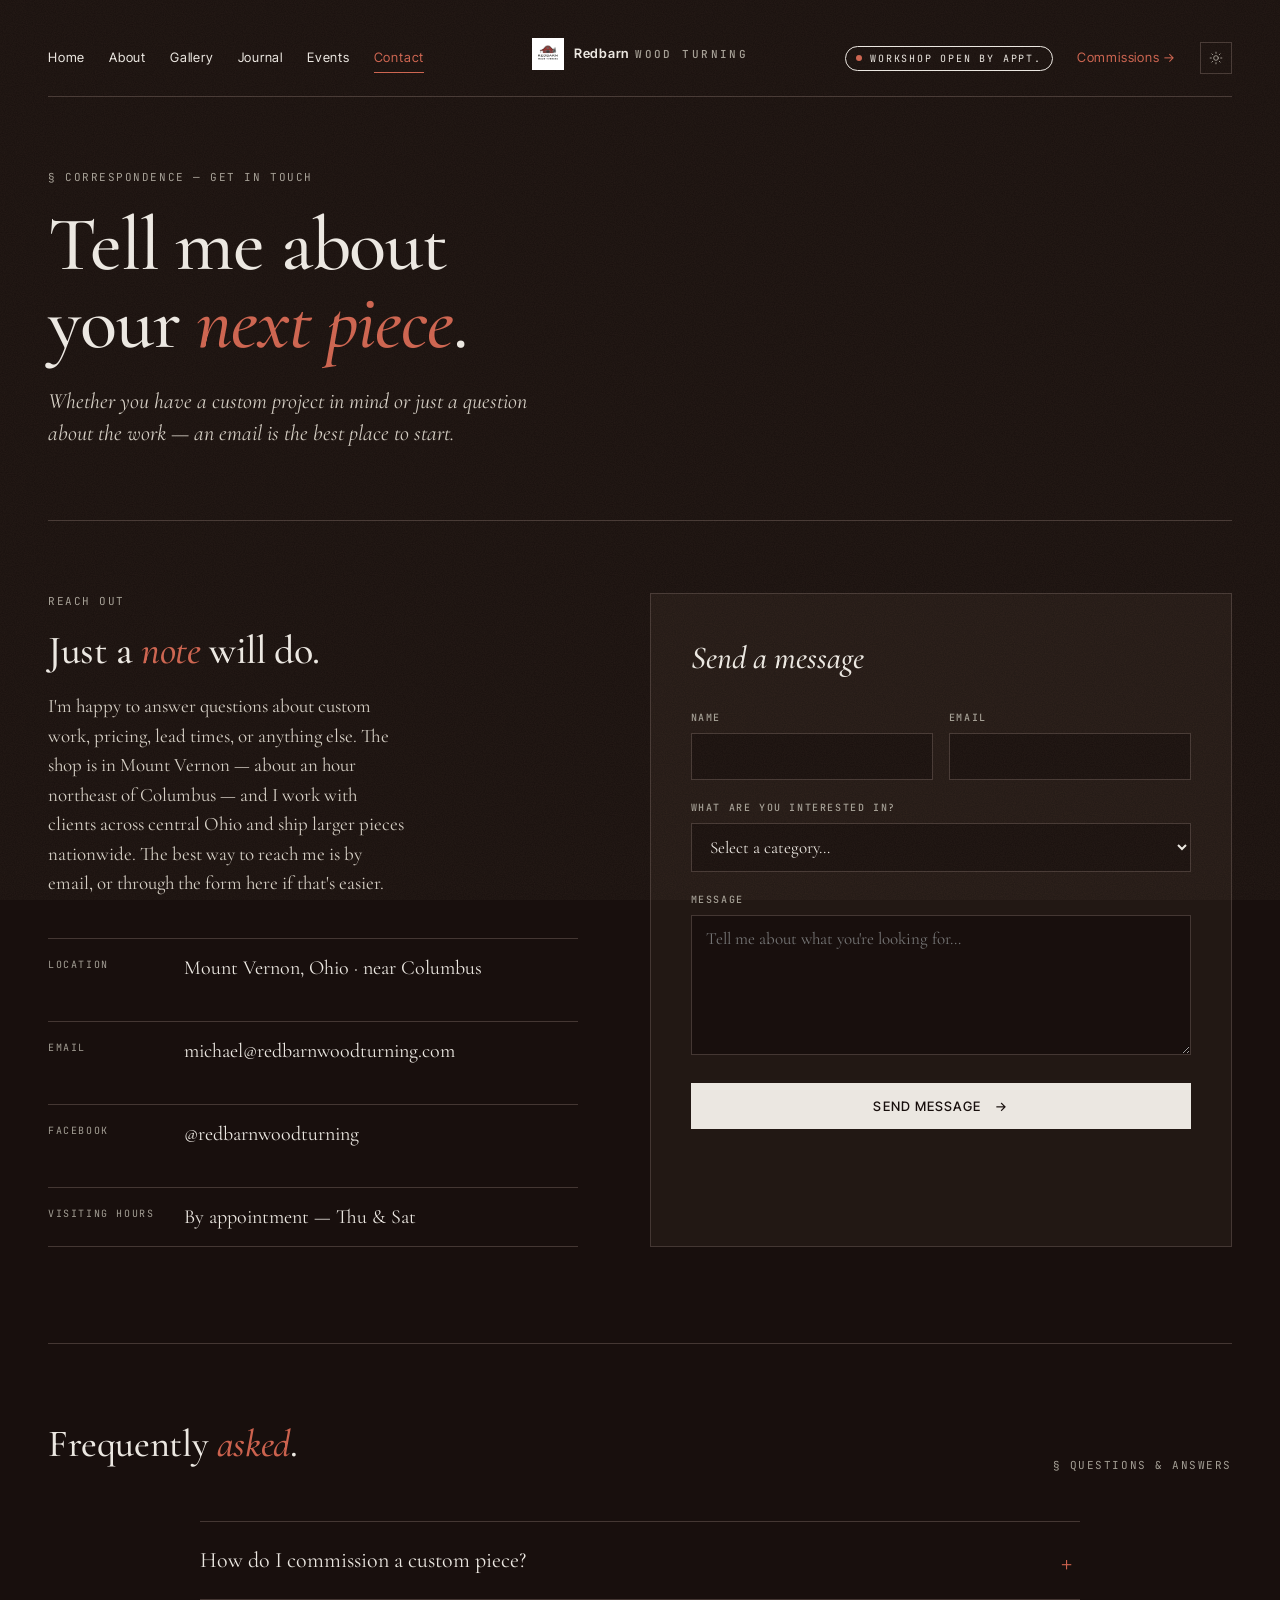
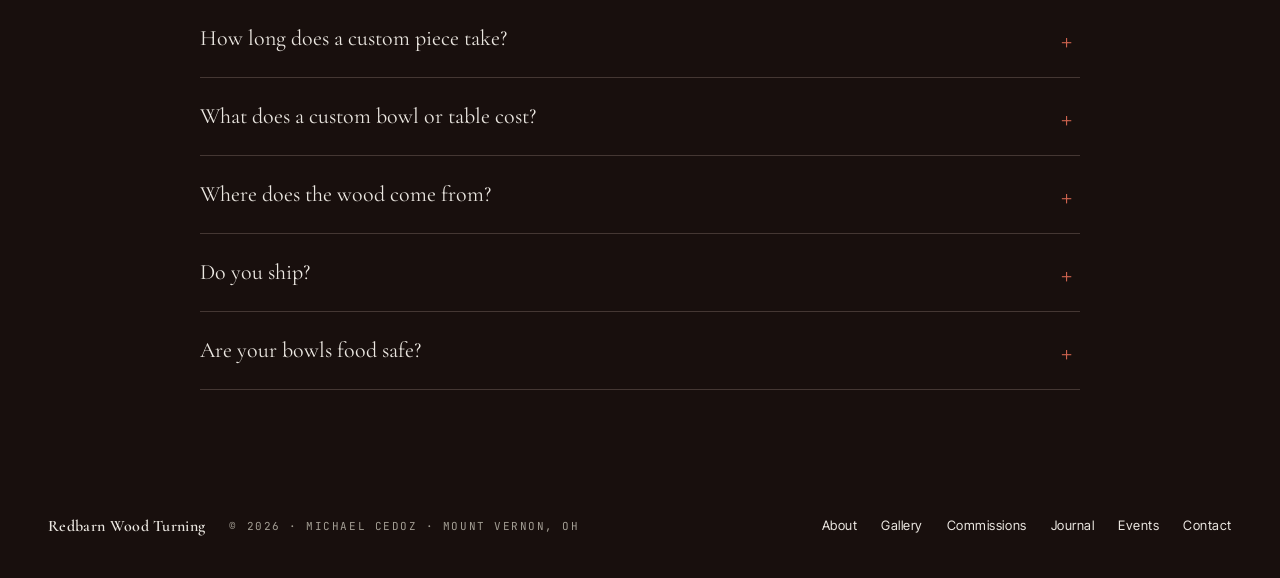
<file: contact.html>
<!DOCTYPE html>
<html lang="en">
<head>
<meta charset="UTF-8">
<meta name="viewport" content="width=device-width, initial-scale=1.0">
<title>Contact | Redbarn Wood Turning — Get in Touch</title>
<meta name="description" content="Get in touch with Michael Cedoz at Redbarn Wood Turning for custom projects, commissions, or inquiries. Located in Mount Vernon, Ohio.">
<link rel="canonical" href="https://redbarnwoodturning.com/contact.html">

<!-- PWA Manifest -->
<link rel="manifest" href="manifest.json">

<!-- Open Graph -->
<meta property="og:title" content="Contact Redbarn Wood Turning">
<meta property="og:description" content="Get in touch with Michael Cedoz for custom projects, pricing inquiries, and commissions.">
<meta property="og:type" content="website">
<meta property="og:url" content="https://redbarnwoodturning.com/contact.html">
<meta property="og:image" content="https://redbarnwoodturning.com/og-card.jpg">
<meta property="og:locale" content="en_US">

<!-- Twitter Card -->
<meta name="twitter:card" content="summary_large_image">
<meta name="twitter:title" content="Contact Redbarn Wood Turning">
<meta name="twitter:description" content="Get in touch with Michael Cedoz for custom projects and inquiries.">
<meta name="twitter:image" content="https://redbarnwoodturning.com/og-card.jpg">

<!-- Structured Data: ContactPoint -->
<script type="application/ld+json">
{
  "@context": "https://schema.org",
  "@type": "ContactPoint",
  "contactType": "Customer Service",
  "email": "michael@redbarnwoodturning.com",
  "url": "https://redbarnwoodturning.com/contact.html"
}
</script>

<!-- BreadcrumbList -->
<script type="application/ld+json">
{
  "@context": "https://schema.org",
  "@type": "BreadcrumbList",
  "itemListElement": [
    { "@type": "ListItem", "position": 1, "name": "Home", "item": "https://redbarnwoodturning.com/" },
    { "@type": "ListItem", "position": 2, "name": "Contact", "item": "https://redbarnwoodturning.com/contact.html" }
  ]
}
</script>

<!-- Structured Data: FAQPage -->
<script type="application/ld+json">
{
  "@context": "https://schema.org",
  "@type": "FAQPage",
  "mainEntity": [
    {
      "@type": "Question",
      "name": "How do I commission a custom piece?",
      "acceptedAnswer": {
        "@type": "Answer",
        "text": "Reach out by email at michael@redbarnwoodturning.com or through the contact form on this page. Include what you have in mind — the type of piece, approximate size, any wood species you prefer, and a rough timeline. I'll respond with questions, suggestions, and a price range."
      }
    },
    {
      "@type": "Question",
      "name": "How long does a custom piece take?",
      "acceptedAnswer": {
        "@type": "Answer",
        "text": "It depends on the piece and where the wood is in its drying cycle. Furniture built from pre-dried stock usually takes two to four months. Turned bowls starting from freshly felled wood can take 12 to 18 months because the wood has to air-dry between rough turning and finish turning. I'll give you an honest timeline before we start."
      }
    },
    {
      "@type": "Question",
      "name": "What does a custom bowl or table cost?",
      "acceptedAnswer": {
        "@type": "Answer",
        "text": "Pricing depends on size, species, complexity, and finish. Small turned bowls start around $60 to $150. Dining tables typically range from $1,800 to $4,500 depending on size and joinery. I'll quote each project individually after we discuss what you're looking for."
      }
    },
    {
      "@type": "Question",
      "name": "Where does the wood come from?",
      "acceptedAnswer": {
        "@type": "Answer",
        "text": "Most of my wood is locally sourced from Knox County, Ohio and surrounding areas — storm-felled trees, trees taken down for construction, and logs that would otherwise become firewood. Primary species include black walnut, white oak, red oak, cherry, sugar maple, and ash."
      }
    },
    {
      "@type": "Question",
      "name": "Do you ship?",
      "acceptedAnswer": {
        "@type": "Answer",
        "text": "Yes. Smaller pieces ship via carrier. Large furniture is typically freight-shipped or delivered locally in Ohio and neighboring states — we'll work out the best option once the piece is finished."
      }
    },
    {
      "@type": "Question",
      "name": "Are your bowls food safe?",
      "acceptedAnswer": {
        "@type": "Answer",
        "text": "Yes. Bowls intended for food use are finished with food-safe mineral oil and beeswax. They're safe for dry goods like fruit, bread, nuts, or salads. Hand wash only — never put a turned wood bowl in the dishwasher."
      }
    }
  ]
}
</script>

<!-- Palette init (prevents FOUC) -->
<script>
(function(){ try { var p = localStorage.getItem('redbarn-palette'); if (p !== 'cream') document.documentElement.dataset.palette = 'ink'; } catch(e){ document.documentElement.dataset.palette = 'ink'; } })();
</script>

<!-- Preconnect & Fonts -->
<link rel="preconnect" href="https://fonts.googleapis.com">
<link rel="preconnect" href="https://fonts.gstatic.com" crossorigin>
<link href="https://fonts.googleapis.com/css2?family=Cormorant+Garamond:ital,wght@0,400;0,500;0,600;1,400;1,500;1,600&family=Inter+Tight:wght@400;500;600&family=JetBrains+Mono:wght@400;500&display=swap" rel="stylesheet">

<!-- Favicon & Theme -->
<link rel="alternate" type="application/rss+xml" title="Redbarn Wood Turning Blog" href="feed.xml">
<link rel="icon" href="favicon.svg" type="image/svg+xml">
<link rel="apple-touch-icon" href="apple-touch-icon.png">
<meta name="theme-color" content="#1a1410">

<!-- CSS -->
<link rel="stylesheet" href="styles.css">
</head>
<body>

<a href="#main" class="skip-link">Skip to main content</a>
<div class="mobile-overlay" id="mobileOverlay"></div>

<div class="page" id="top">

  <!-- MASTHEAD -->
  <header class="mast" role="banner">
    <nav class="left" id="navLinks" aria-label="Primary">
      <a href="index.html">Home</a>
      <a href="about.html">About</a>
      <a href="gallery.html">Gallery</a>
      <a href="journal.html">Journal</a>
      <a href="events.html">Events</a>
      <a href="contact.html" class="active">Contact</a>
    </nav>
    <div class="center">
      <a href="index.html" class="wordmark" aria-label="Redbarn Wood Turning — Home">
        <img src="1.svg" alt="" width="32" height="32">
        <span><em>Redbarn</em><span class="sub">Wood Turning</span></span>
      </a>
    </div>
    <div class="right">
      <span class="stamp"><span class="dot"></span> Workshop open by appt.</span>
      <a href="commissions.html" class="visit">Commissions &rarr;</a>
      <button type="button" id="paletteToggle" class="palette-toggle" aria-label="Toggle light/dark palette">
        <svg class="moon" viewBox="0 0 24 24" fill="none" stroke="currentColor" stroke-width="1.6" stroke-linecap="round" stroke-linejoin="round" aria-hidden="true"><path d="M21 12.79A9 9 0 1 1 11.21 3 7 7 0 0 0 21 12.79z"/></svg>
        <svg class="sun" viewBox="0 0 24 24" fill="none" stroke="currentColor" stroke-width="1.6" stroke-linecap="round" stroke-linejoin="round" aria-hidden="true"><circle cx="12" cy="12" r="4"/><path d="M12 2v2M12 20v2M4.93 4.93l1.41 1.41M17.66 17.66l1.41 1.41M2 12h2M20 12h2M4.93 19.07l1.41-1.41M17.66 6.34l1.41-1.41"/></svg>
      </button>
      <button class="nav-hamburger" id="navToggle" aria-label="Toggle navigation menu" aria-expanded="false">
        <span></span><span></span><span></span>
      </button>
    </div>
  </header>

  <main id="main" tabindex="-1">

    <!-- PAGE HEADER -->
    <section class="page-header">
      <span class="mono reveal">&sect; Correspondence &mdash; get in touch</span>
      <h1 class="reveal">Tell me about<br>your <em>next piece</em>.</h1>
      <p class="lede reveal">Whether you have a custom project in mind or just a question about the work &mdash; an email is the best place to start.</p>
    </section>

    <!-- CONTACT -->
    <section class="contact-page">
      <div class="contact-grid reveal">

        <!-- LEFT: Contact Info -->
        <div class="contact-info">
          <span class="mono">Reach out</span>
          <h2>Just a <em>note</em> will do.</h2>
          <p>I'm happy to answer questions about custom work, pricing, lead times, or anything else. The shop is in Mount Vernon &mdash; about an hour northeast of Columbus &mdash; and I work with clients across central Ohio and ship larger pieces nationwide. The best way to reach me is by email, or through the form here if that's easier.</p>

          <div class="contact-details">
            <div class="contact-item">
              <div class="contact-label">Location</div>
              <div class="contact-value">Mount Vernon, Ohio &middot; near Columbus</div>
            </div>
            <div class="contact-item">
              <div class="contact-label">Email</div>
              <a href="mailto:michael@redbarnwoodturning.com" class="contact-value">michael@redbarnwoodturning.com</a>
            </div>
            <div class="contact-item">
              <div class="contact-label">Facebook</div>
              <a href="https://www.facebook.com/redbarnwoodturning/" target="_blank" rel="noopener noreferrer" class="contact-value">@redbarnwoodturning</a>
            </div>
            <div class="contact-item">
              <div class="contact-label">Visiting hours</div>
              <div class="contact-value">By appointment &mdash; Thu &amp; Sat</div>
            </div>
          </div>
        </div>

        <!-- RIGHT: Contact Form -->
        <div class="contact-form-wrapper">
          <h3 class="contact-form-title">Send a message</h3>

          <!-- Hidden form success message (shown after submission) -->
          <div class="form-success" id="formSuccess">
            <div class="form-success-icon">&#10003;</div>
            <div class="form-success-text">
              <strong>Message sent</strong>
              <p>Thanks for reaching out &mdash; I'll get back to you soon.</p>
            </div>
          </div>

          <!-- Contact form -->
          <form id="contactForm" class="contact-form" action="https://formsubmit.co/59fe234acedafb312ddace587d8e4be9" method="POST">
            <!-- Hidden fields -->
            <input type="hidden" name="_subject" value="New message from redbarnwoodturning.com">
            <input type="hidden" name="_captcha" value="false">
            <input type="hidden" name="_next" value="https://redbarnwoodturning.com/contact.html?sent=true">

            <!-- Honeypot (anti-spam) -->
            <input type="text" name="_honey" style="display: none;">

            <!-- Row: Name + Email -->
            <div class="form-row">
              <div class="form-group">
                <label for="name">Name</label>
                <input type="text" id="name" name="name" required aria-required="true">
              </div>
              <div class="form-group">
                <label for="email">Email</label>
                <input type="email" id="email" name="email" required aria-required="true">
              </div>
            </div>

            <!-- Interest dropdown -->
            <div class="form-group">
              <label for="interest">What are you interested in?</label>
              <select id="interest" name="interest" aria-label="Interest category">
                <option value="">Select a category&hellip;</option>
                <option value="Bowls & Vessels">Bowls &amp; vessels</option>
                <option value="Pens & Small Items">Pens &amp; small items</option>
                <option value="Furniture & Larger Pieces">Furniture &amp; larger pieces</option>
                <option value="Custom Commission">Custom commission</option>
                <option value="General Inquiry">General inquiry</option>
              </select>
            </div>

            <!-- Message -->
            <div class="form-group">
              <label for="message">Message</label>
              <textarea id="message" name="message" rows="5" placeholder="Tell me about what you're looking for…" required aria-required="true"></textarea>
            </div>

            <!-- Submit button -->
            <button type="submit" class="btn btn-submit">Send message <span class="arr">&rarr;</span></button>
          </form>
        </div>

      </div>
    </section>

    <!-- FAQ -->
    <section class="faq">
      <div class="faq-head reveal">
        <h3>Frequently <em>asked</em>.</h3>
        <span class="mono">&sect; Questions &amp; answers</span>
      </div>
      <div class="faq-list reveal">
        <details class="faq-item">
          <summary>How do I commission a custom piece?</summary>
          <p>Reach out by email at <a href="mailto:michael@redbarnwoodturning.com">michael@redbarnwoodturning.com</a> or through the contact form above. Include what you have in mind &mdash; the type of piece, approximate size, any wood species you prefer, and a rough timeline. I'll respond with questions, suggestions, and a price range.</p>
        </details>
        <details class="faq-item">
          <summary>How long does a custom piece take?</summary>
          <p>It depends on the piece and where the wood is in its drying cycle. Furniture built from pre-dried stock usually takes two to four months. Turned bowls starting from freshly felled wood can take 12 to 18 months because the wood has to air-dry between rough turning and finish turning. I'll give you an honest timeline before we start.</p>
        </details>
        <details class="faq-item">
          <summary>What does a custom bowl or table cost?</summary>
          <p>Pricing depends on size, species, complexity, and finish. Small turned bowls start around $60 to $150. Dining tables typically range from $1,800 to $4,500 depending on size and joinery. I'll quote each project individually after we discuss what you're looking for.</p>
        </details>
        <details class="faq-item">
          <summary>Where does the wood come from?</summary>
          <p>Most of my wood is locally sourced from Knox County, Ohio and surrounding areas &mdash; storm-felled trees, trees taken down for construction, and logs that would otherwise become firewood. Primary species include black walnut, white oak, red oak, cherry, sugar maple, and ash.</p>
        </details>
        <details class="faq-item">
          <summary>Do you ship?</summary>
          <p>Yes. Smaller pieces ship via carrier. Large furniture is typically freight-shipped or delivered locally in Ohio and neighboring states — we'll work out the best option once the piece is finished.</p>
        </details>
        <details class="faq-item">
          <summary>Are your bowls food safe?</summary>
          <p>Yes. Bowls intended for food use are finished with food-safe mineral oil and beeswax. They're safe for dry goods like fruit, bread, nuts, or salads. Hand wash only — never put a turned wood bowl in the dishwasher.</p>
        </details>
      </div>
    </section>

  </main>

  <footer role="contentinfo">
    <div class="lf">
      <span class="wordmark"><em>Redbarn Wood Turning</em></span>
      <span class="mono">&copy; <span id="year">2026</span> &middot; Michael Cedoz &middot; Mount Vernon, OH</span>
    </div>
    <div class="lf">
      <a href="about.html">About</a>
      <a href="gallery.html">Gallery</a>
      <a href="commissions.html">Commissions</a>
      <a href="journal.html">Journal</a>
      <a href="events.html">Events</a>
      <a href="contact.html">Contact</a>
    </div>
  </footer>
</div>

<script src="script.js"></script>
<script>
  // ---- Form success detection ----
  (function(){
    const urlParams = new URLSearchParams(window.location.search);
    const formSuccess = document.getElementById('formSuccess');
    const contactForm = document.getElementById('contactForm');

    if (urlParams.has('sent') && urlParams.get('sent') === 'true') {
      contactForm.style.display = 'none';
      formSuccess.classList.add('show');
      window.history.replaceState({}, document.title, window.location.pathname);
    }
  })();
</script>

</body>
</html>
</file>
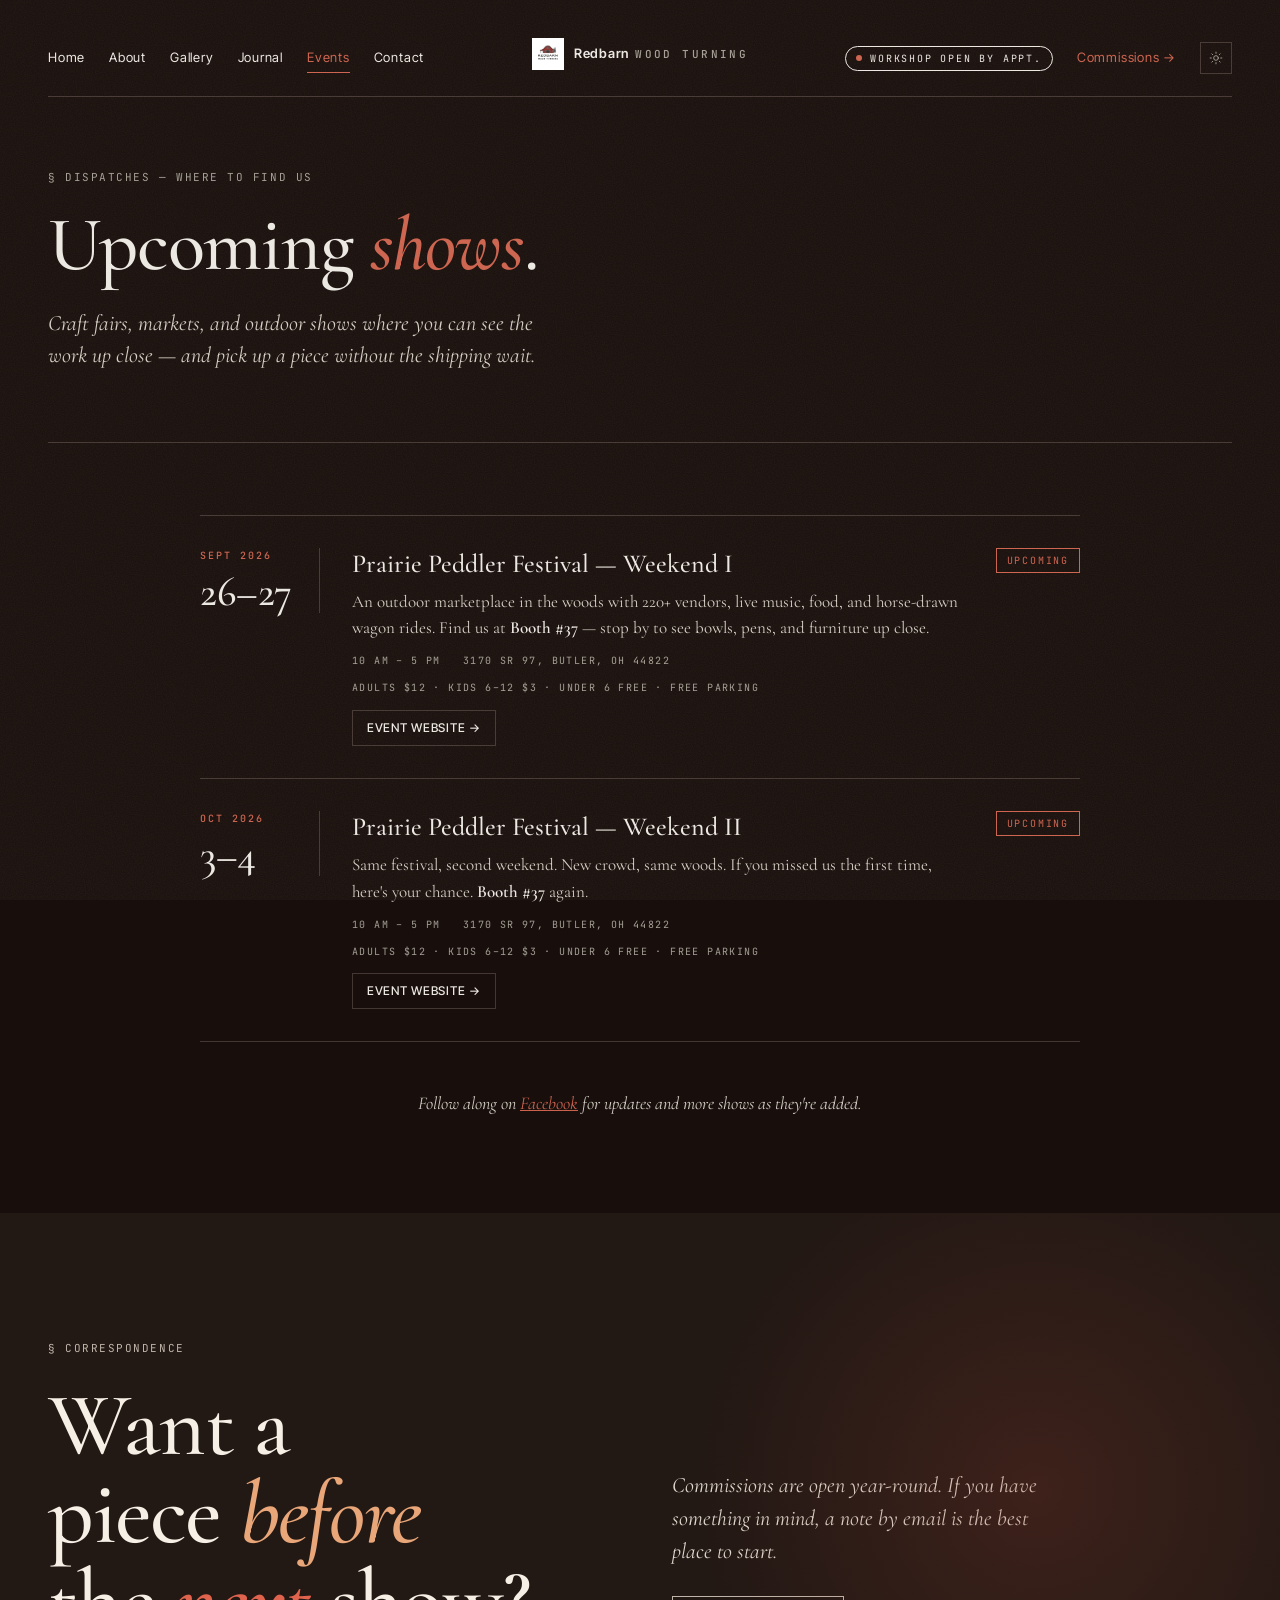
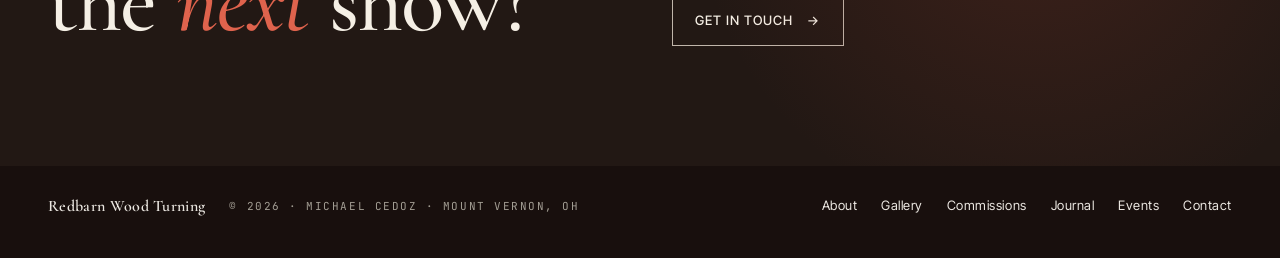
<file: events.html>
<!DOCTYPE html>
<html lang="en">
<head>
<meta charset="UTF-8">
<meta name="viewport" content="width=device-width, initial-scale=1.0">
<title>Events | Redbarn Wood Turning — Craft Fairs & Markets</title>
<meta name="description" content="Upcoming craft fairs, markets, and artisan shows where you can see Redbarn Wood Turning's handcrafted bowls, pens, and furniture in person in Ohio.">
<link rel="canonical" href="https://redbarnwoodturning.com/events.html">

<!-- PWA Manifest -->
<link rel="manifest" href="manifest.json">

<!-- Open Graph -->
<meta property="og:title" content="Redbarn Wood Turning Events">
<meta property="og:description" content="Find us at craft fairs and artisan markets throughout Ohio. See handcrafted bowls, pens, and furniture in person.">
<meta property="og:type" content="website">
<meta property="og:url" content="https://redbarnwoodturning.com/events.html">
<meta property="og:image" content="https://redbarnwoodturning.com/og-card.jpg">
<meta property="og:locale" content="en_US">

<!-- Twitter Card -->
<meta name="twitter:card" content="summary_large_image">
<meta name="twitter:title" content="Redbarn Wood Turning Events">
<meta name="twitter:description" content="Upcoming craft fairs and markets in Ohio. Stop by to see handcrafted woodwork in person.">
<meta name="twitter:image" content="https://redbarnwoodturning.com/gallery-shop-banner.jpg">

<!-- Structured Data: CollectionPage -->
<script type="application/ld+json">
{
  "@context": "https://schema.org",
  "@type": "CollectionPage",
  "name": "Redbarn Wood Turning Events",
  "description": "Upcoming craft fairs, markets, and shows featuring handcrafted woodwork by Michael Cedoz.",
  "url": "https://redbarnwoodturning.com/events.html",
  "isPartOf": {
    "@type": "Organization",
    "name": "Redbarn Wood Turning",
    "url": "https://redbarnwoodturning.com"
  }
}
</script>

<!-- Structured Data: Events -->
<script type="application/ld+json">
[
  {
    "@context": "https://schema.org",
    "@type": "Event",
    "name": "Prairie Peddler Festival — Redbarn Wood Turning (Booth #37)",
    "startDate": "2026-09-26T10:00-04:00",
    "endDate": "2026-09-27T17:00-04:00",
    "eventStatus": "https://schema.org/EventScheduled",
    "eventAttendanceMode": "https://schema.org/OfflineEventAttendanceMode",
    "location": {
      "@type": "Place",
      "name": "Prairie Peddler Festival",
      "address": { "@type": "PostalAddress", "streetAddress": "3170 SR 97", "addressLocality": "Butler", "addressRegion": "OH", "postalCode": "44822", "addressCountry": "US" }
    },
    "image": "https://redbarnwoodturning.com/gallery-shop-banner.jpg",
    "description": "Redbarn Wood Turning at Booth #37 — hand-turned bowls, pens, and furniture at the Prairie Peddler Festival, an outdoor marketplace in the woods near Butler, Ohio.",
    "performer": { "@type": "Organization", "name": "Redbarn Wood Turning", "url": "https://redbarnwoodturning.com" },
    "organizer": { "@type": "Organization", "name": "Prairie Peddler Festival", "url": "https://www.prairietown.com/" },
    "offers": { "@type": "Offer", "price": "12", "priceCurrency": "USD", "url": "https://www.prairietown.com/", "availability": "https://schema.org/InStock", "validFrom": "2026-01-01T00:00-05:00" }
  },
  {
    "@context": "https://schema.org",
    "@type": "Event",
    "name": "Prairie Peddler Festival — Redbarn Wood Turning (Booth #37), Weekend II",
    "startDate": "2026-10-03T10:00-04:00",
    "endDate": "2026-10-04T17:00-04:00",
    "eventStatus": "https://schema.org/EventScheduled",
    "eventAttendanceMode": "https://schema.org/OfflineEventAttendanceMode",
    "location": {
      "@type": "Place",
      "name": "Prairie Peddler Festival",
      "address": { "@type": "PostalAddress", "streetAddress": "3170 SR 97", "addressLocality": "Butler", "addressRegion": "OH", "postalCode": "44822", "addressCountry": "US" }
    },
    "image": "https://redbarnwoodturning.com/gallery-shop-banner.jpg",
    "description": "Second weekend of the Prairie Peddler Festival — find Redbarn Wood Turning at Booth #37 with hand-turned bowls, pens, and furniture.",
    "performer": { "@type": "Organization", "name": "Redbarn Wood Turning", "url": "https://redbarnwoodturning.com" },
    "organizer": { "@type": "Organization", "name": "Prairie Peddler Festival", "url": "https://www.prairietown.com/" },
    "offers": { "@type": "Offer", "price": "12", "priceCurrency": "USD", "url": "https://www.prairietown.com/", "availability": "https://schema.org/InStock", "validFrom": "2026-01-01T00:00-05:00" }
  }
]
</script>

<!-- BreadcrumbList -->
<script type="application/ld+json">
{
  "@context": "https://schema.org",
  "@type": "BreadcrumbList",
  "itemListElement": [
    { "@type": "ListItem", "position": 1, "name": "Home", "item": "https://redbarnwoodturning.com/" },
    { "@type": "ListItem", "position": 2, "name": "Events", "item": "https://redbarnwoodturning.com/events.html" }
  ]
}
</script>

<!-- Palette init (prevents FOUC) -->
<script>
(function(){ try { var p = localStorage.getItem('redbarn-palette'); if (p !== 'cream') document.documentElement.dataset.palette = 'ink'; } catch(e){ document.documentElement.dataset.palette = 'ink'; } })();
</script>

<!-- Preconnect & Fonts -->
<link rel="preconnect" href="https://fonts.googleapis.com">
<link rel="preconnect" href="https://fonts.gstatic.com" crossorigin>
<link href="https://fonts.googleapis.com/css2?family=Cormorant+Garamond:ital,wght@0,400;0,500;0,600;1,400;1,500;1,600&family=Inter+Tight:wght@400;500;600&family=JetBrains+Mono:wght@400;500&display=swap" rel="stylesheet">

<!-- Favicon & Theme -->
<link rel="alternate" type="application/rss+xml" title="Redbarn Wood Turning Blog" href="feed.xml">
<link rel="icon" href="favicon.svg" type="image/svg+xml">
<link rel="apple-touch-icon" href="apple-touch-icon.png">
<meta name="theme-color" content="#1a1410">

<!-- CSS -->
<link rel="stylesheet" href="styles.css">
</head>
<body>

<a href="#main" class="skip-link">Skip to main content</a>
<div class="mobile-overlay" id="mobileOverlay"></div>

<div class="page" id="top">

  <!-- MASTHEAD -->
  <header class="mast" role="banner">
    <nav class="left" id="navLinks" aria-label="Primary">
      <a href="index.html">Home</a>
      <a href="about.html">About</a>
      <a href="gallery.html">Gallery</a>
      <a href="journal.html">Journal</a>
      <a href="events.html" class="active">Events</a>
      <a href="contact.html">Contact</a>
    </nav>
    <div class="center">
      <a href="index.html" class="wordmark" aria-label="Redbarn Wood Turning — Home">
        <img src="1.svg" alt="" width="32" height="32">
        <span><em>Redbarn</em><span class="sub">Wood Turning</span></span>
      </a>
    </div>
    <div class="right">
      <span class="stamp"><span class="dot"></span> Workshop open by appt.</span>
      <a href="commissions.html" class="visit">Commissions &rarr;</a>
      <button type="button" id="paletteToggle" class="palette-toggle" aria-label="Toggle light/dark palette">
        <svg class="moon" viewBox="0 0 24 24" fill="none" stroke="currentColor" stroke-width="1.6" stroke-linecap="round" stroke-linejoin="round" aria-hidden="true"><path d="M21 12.79A9 9 0 1 1 11.21 3 7 7 0 0 0 21 12.79z"/></svg>
        <svg class="sun" viewBox="0 0 24 24" fill="none" stroke="currentColor" stroke-width="1.6" stroke-linecap="round" stroke-linejoin="round" aria-hidden="true"><circle cx="12" cy="12" r="4"/><path d="M12 2v2M12 20v2M4.93 4.93l1.41 1.41M17.66 17.66l1.41 1.41M2 12h2M20 12h2M4.93 19.07l1.41-1.41M17.66 6.34l1.41-1.41"/></svg>
      </button>
      <button class="nav-hamburger" id="navToggle" aria-label="Toggle navigation menu" aria-expanded="false">
        <span></span><span></span><span></span>
      </button>
    </div>
  </header>

  <main id="main" tabindex="-1">

    <!-- PAGE HEADER -->
    <section class="page-header">
      <span class="mono reveal">&sect; Dispatches &mdash; where to find us</span>
      <h1 class="reveal">Upcoming <em>shows</em>.</h1>
      <p class="lede reveal">Craft fairs, markets, and outdoor shows where you can see the work up close &mdash; and pick up a piece without the shipping wait.</p>
    </section>

    <!-- EVENTS -->
    <section class="events">
      <div class="events-list reveal">

        <article class="event-card">
          <div class="event-date">
            <span class="event-date-month">Sept 2026</span>
            <span class="event-date-day">26&ndash;27</span>
          </div>
          <div class="event-info">
            <h2>Prairie Peddler Festival &mdash; Weekend I</h2>
            <p>An outdoor marketplace in the woods with 220+ vendors, live music, food, and horse-drawn wagon rides. Find us at <strong>Booth #37</strong> &mdash; stop by to see bowls, pens, and furniture up close.</p>
            <div class="event-meta">
              <span class="event-meta-item">10 AM &ndash; 5 PM</span>
              <span class="event-meta-item">3170 SR 97, Butler, OH 44822</span>
            </div>
            <p class="event-admission">Adults $12 &middot; Kids 6&ndash;12 $3 &middot; Under 6 free &middot; Free parking</p>
            <a href="https://www.prairietown.com/" target="_blank" rel="noopener noreferrer" class="btn-outline">Event website &rarr;</a>
          </div>
          <span class="event-badge event-badge-upcoming">Upcoming</span>
        </article>

        <article class="event-card">
          <div class="event-date">
            <span class="event-date-month">Oct 2026</span>
            <span class="event-date-day">3&ndash;4</span>
          </div>
          <div class="event-info">
            <h2>Prairie Peddler Festival &mdash; Weekend II</h2>
            <p>Same festival, second weekend. New crowd, same woods. If you missed us the first time, here's your chance. <strong>Booth #37</strong> again.</p>
            <div class="event-meta">
              <span class="event-meta-item">10 AM &ndash; 5 PM</span>
              <span class="event-meta-item">3170 SR 97, Butler, OH 44822</span>
            </div>
            <p class="event-admission">Adults $12 &middot; Kids 6&ndash;12 $3 &middot; Under 6 free &middot; Free parking</p>
            <a href="https://www.prairietown.com/" target="_blank" rel="noopener noreferrer" class="btn-outline">Event website &rarr;</a>
          </div>
          <span class="event-badge event-badge-upcoming">Upcoming</span>
        </article>

      </div>

      <p class="events-note reveal">Follow along on <a href="https://www.facebook.com/redbarnwoodturning/" target="_blank" rel="noopener noreferrer">Facebook</a> for updates and more shows as they're added.</p>
    </section>

    <!-- CONTACT CTA -->
    <section class="contact">
      <div class="inner">
        <div>
          <span class="mono">&sect; Correspondence</span>
          <h2>Want a piece <em>before</em><br>the <span class="barn">next</span> show?</h2>
        </div>
        <div class="side reveal">
          <p>Commissions are open year-round. If you have something in mind, a note by email is the best place to start.</p>
          <a class="btn" href="contact.html">Get in touch <span class="arr">&rarr;</span></a>
        </div>
      </div>
    </section>

  </main>

  <footer role="contentinfo">
    <div class="lf">
      <span class="wordmark"><em>Redbarn Wood Turning</em></span>
      <span class="mono">&copy; <span id="year">2026</span> &middot; Michael Cedoz &middot; Mount Vernon, OH</span>
    </div>
    <div class="lf">
      <a href="about.html">About</a>
      <a href="gallery.html">Gallery</a>
      <a href="commissions.html">Commissions</a>
      <a href="journal.html">Journal</a>
      <a href="events.html">Events</a>
      <a href="contact.html">Contact</a>
    </div>
  </footer>
</div>

<script src="script.js"></script>

</body>
</html>
</file>
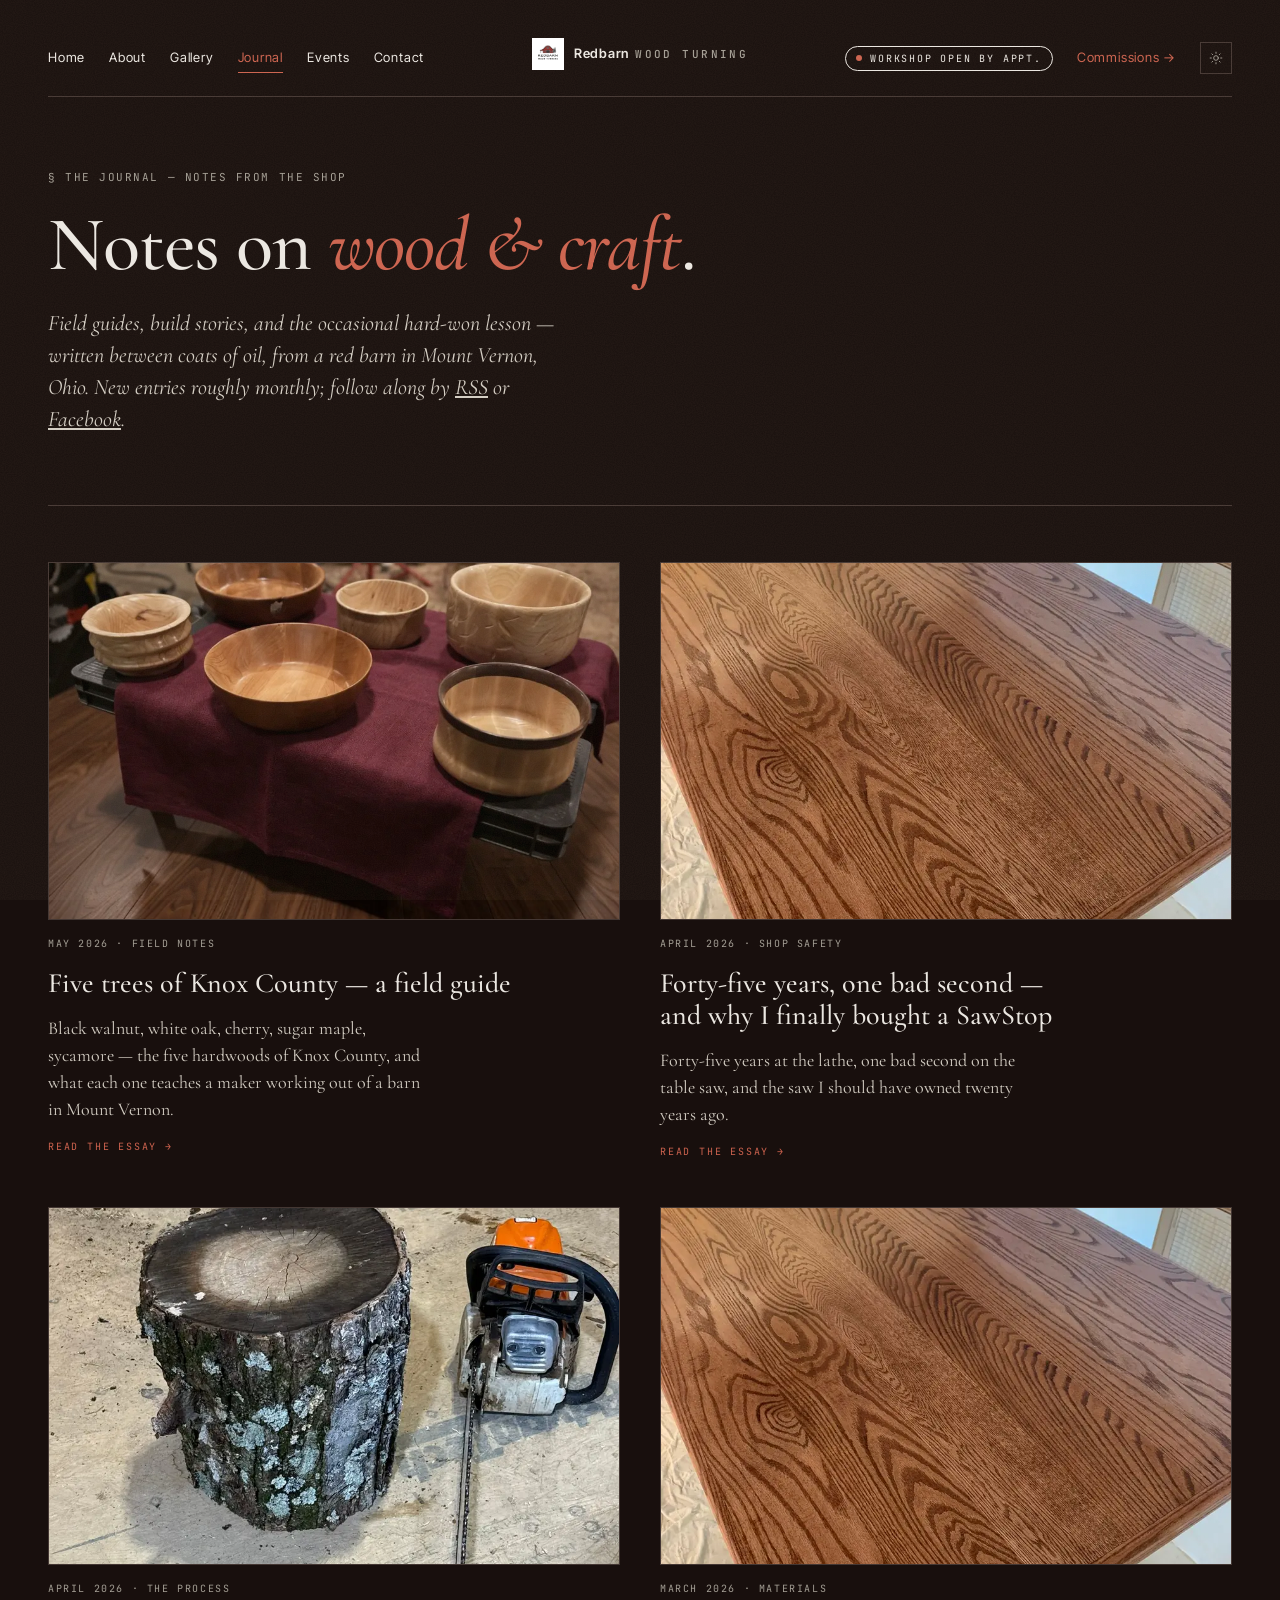
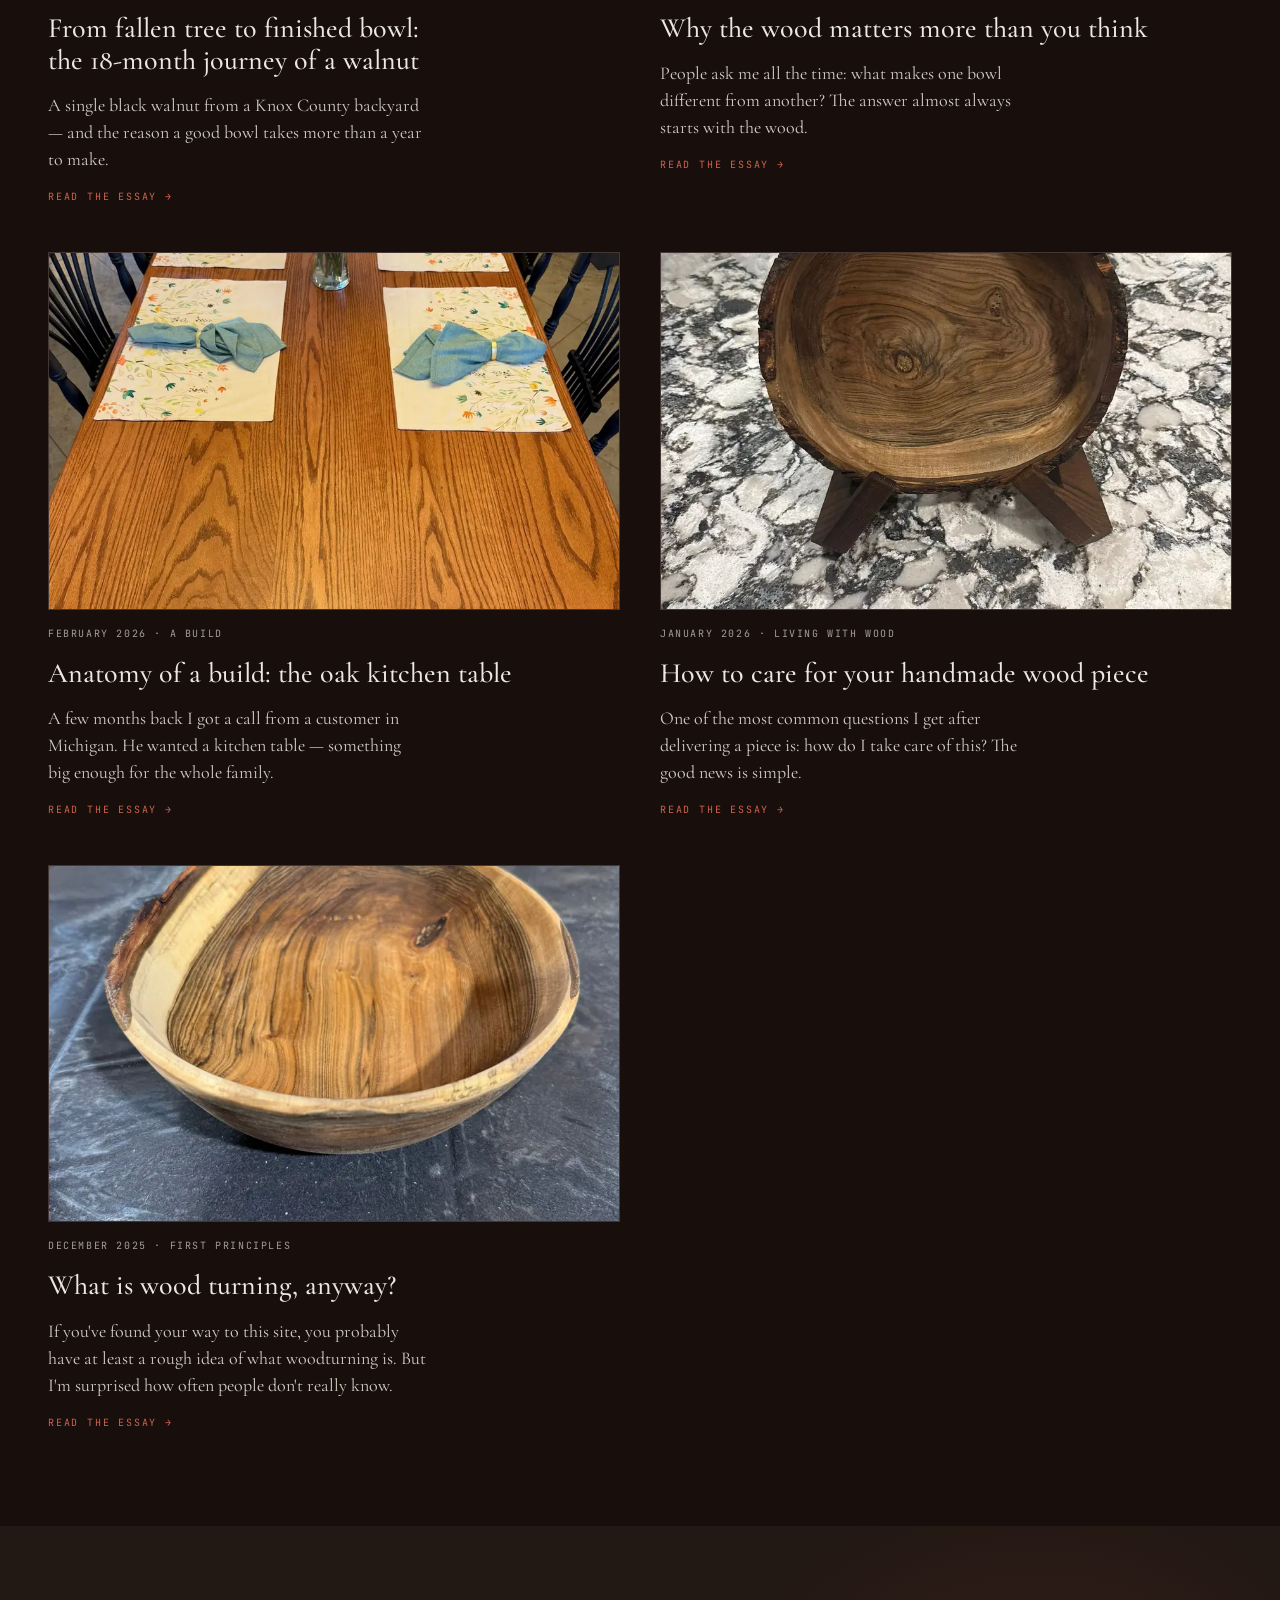
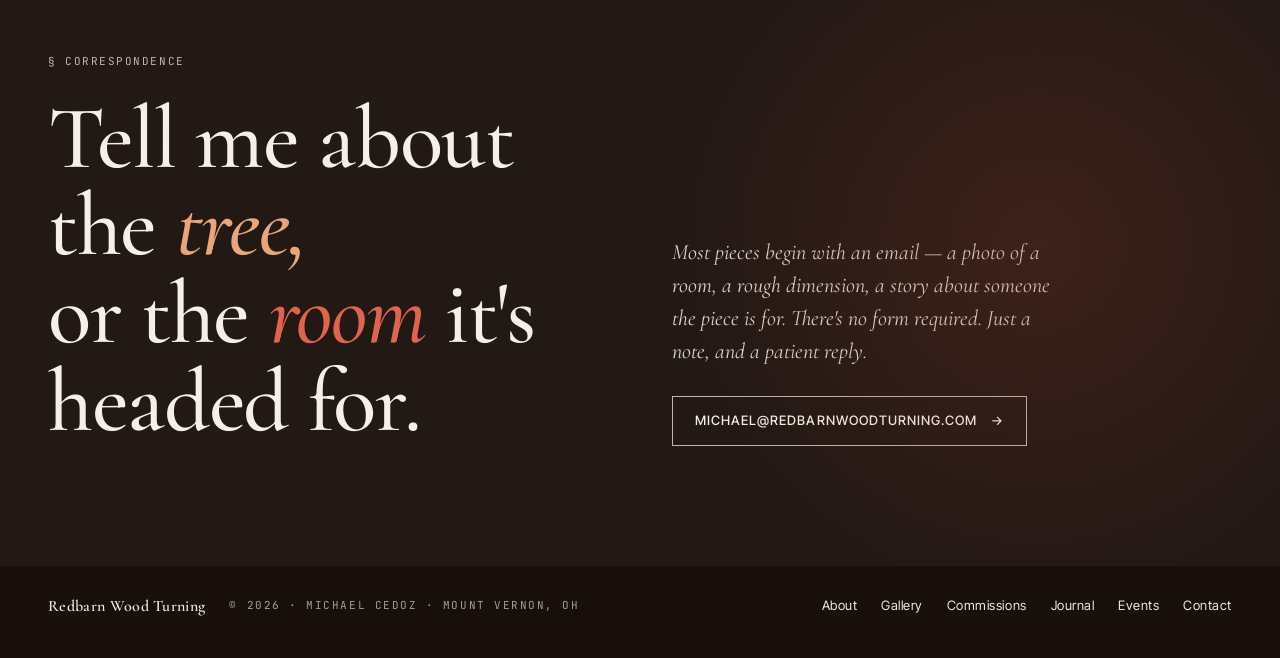
<file: journal.html>
<!DOCTYPE html>
<html lang="en">
<head>
<meta charset="UTF-8">
<meta name="viewport" content="width=device-width, initial-scale=1.0">
<title>Journal | Redbarn Wood Turning — Notes on Wood &amp; Craft</title>
<meta name="description" content="Field notes and essays from Michael Cedoz's woodturning shop in Mount Vernon, Ohio — wood species, the making process, shop safety, and how to care for handmade pieces.">
<link rel="canonical" href="https://redbarnwoodturning.com/journal.html">

<!-- PWA Manifest -->
<link rel="manifest" href="manifest.json">

<!-- Open Graph -->
<meta property="og:title" content="Journal — Redbarn Wood Turning">
<meta property="og:description" content="Field notes and essays on wood, craft, and the making process from a one-man shop in Mount Vernon, Ohio.">
<meta property="og:type" content="website">
<meta property="og:url" content="https://redbarnwoodturning.com/journal.html">
<meta property="og:image" content="https://redbarnwoodturning.com/gallery-bowl-group.jpg">
<meta property="og:locale" content="en_US">

<!-- Twitter Card -->
<meta name="twitter:card" content="summary_large_image">
<meta name="twitter:title" content="Journal — Redbarn Wood Turning">
<meta name="twitter:description" content="Field notes and essays on wood, craft, and the making process from a one-man shop in Mount Vernon, Ohio.">
<meta name="twitter:image" content="https://redbarnwoodturning.com/gallery-bowl-group.jpg">

<!-- Structured Data: Blog -->
<script type="application/ld+json">
{
  "@context": "https://schema.org",
  "@type": "Blog",
  "name": "Redbarn Wood Turning Journal",
  "description": "Notes on wood and craft from Michael Cedoz's workshop in Mount Vernon, Ohio.",
  "url": "https://redbarnwoodturning.com/journal.html",
  "inLanguage": "en-US",
  "author": { "@type": "Person", "name": "Michael Cedoz", "url": "https://redbarnwoodturning.com/about.html" },
  "publisher": {
    "@type": "Organization",
    "name": "Redbarn Wood Turning",
    "url": "https://redbarnwoodturning.com",
    "logo": { "@type": "ImageObject", "url": "https://redbarnwoodturning.com/1.svg" }
  },
  "blogPost": [
    { "@type": "BlogPosting", "headline": "Five Trees of Knox County: A Field Guide to the Hardwoods of Mount Vernon, Ohio", "datePublished": "2026-05-20", "url": "https://redbarnwoodturning.com/blog-five-trees-of-knox-county.html" },
    { "@type": "BlogPosting", "headline": "Forty-Five Years, One Bad Second: Why I Finally Bought a SawStop", "datePublished": "2026-04-22", "url": "https://redbarnwoodturning.com/blog-sawstop-lesson.html" },
    { "@type": "BlogPosting", "headline": "From Fallen Tree to Finished Bowl: The 18-Month Journey of a Walnut", "datePublished": "2026-04-21", "url": "https://redbarnwoodturning.com/blog-fallen-tree-to-bowl.html" },
    { "@type": "BlogPosting", "headline": "Why the Wood Matters More Than You Think", "datePublished": "2026-03-01", "url": "https://redbarnwoodturning.com/blog-why-wood-matters.html" },
    { "@type": "BlogPosting", "headline": "Anatomy of a Build: The Oak Kitchen Table", "datePublished": "2026-02-01", "url": "https://redbarnwoodturning.com/blog-oak-kitchen-table.html" },
    { "@type": "BlogPosting", "headline": "How to Care for Your Handmade Wood Piece", "datePublished": "2026-01-01", "url": "https://redbarnwoodturning.com/blog-wood-care.html" },
    { "@type": "BlogPosting", "headline": "What Is Wood Turning, Anyway?", "datePublished": "2025-12-01", "url": "https://redbarnwoodturning.com/blog-what-is-wood-turning.html" }
  ]
}
</script>

<!-- BreadcrumbList -->
<script type="application/ld+json">
{
  "@context": "https://schema.org",
  "@type": "BreadcrumbList",
  "itemListElement": [
    { "@type": "ListItem", "position": 1, "name": "Home", "item": "https://redbarnwoodturning.com/" },
    { "@type": "ListItem", "position": 2, "name": "Journal", "item": "https://redbarnwoodturning.com/journal.html" }
  ]
}
</script>

<!-- Palette init (prevents FOUC) -->
<script>
(function(){ try { var p = localStorage.getItem('redbarn-palette'); if (p !== 'cream') document.documentElement.dataset.palette = 'ink'; } catch(e){ document.documentElement.dataset.palette = 'ink'; } })();
</script>

<!-- Preconnect & Fonts -->
<link rel="preconnect" href="https://fonts.googleapis.com">
<link rel="preconnect" href="https://fonts.gstatic.com" crossorigin>
<link href="https://fonts.googleapis.com/css2?family=Cormorant+Garamond:ital,wght@0,400;0,500;0,600;1,400;1,500;1,600&family=Inter+Tight:wght@400;500;600&family=JetBrains+Mono:wght@400;500&display=swap" rel="stylesheet">

<!-- Favicon & Theme -->
<link rel="alternate" type="application/rss+xml" title="Redbarn Wood Turning Blog" href="feed.xml">
<link rel="icon" href="favicon.svg" type="image/svg+xml">
<link rel="apple-touch-icon" href="apple-touch-icon.png">
<meta name="theme-color" content="#1a1410">

<!-- CSS -->
<link rel="stylesheet" href="styles.css">
</head>
<body>

<a href="#main" class="skip-link">Skip to main content</a>
<div class="mobile-overlay" id="mobileOverlay"></div>

<div class="page" id="top">

  <!-- MASTHEAD -->
  <header class="mast" role="banner">
    <nav class="left" id="navLinks" aria-label="Primary">
      <a href="index.html">Home</a>
      <a href="about.html">About</a>
      <a href="gallery.html">Gallery</a>
      <a href="journal.html" class="active">Journal</a>
      <a href="events.html">Events</a>
      <a href="contact.html">Contact</a>
    </nav>
    <div class="center">
      <a href="index.html" class="wordmark" aria-label="Redbarn Wood Turning — Home">
        <img src="1.svg" alt="" width="32" height="32">
        <span><em>Redbarn</em><span class="sub">Wood Turning</span></span>
      </a>
    </div>
    <div class="right">
      <span class="stamp"><span class="dot"></span> Workshop open by appt.</span>
      <a href="commissions.html" class="visit">Commissions &rarr;</a>
      <button type="button" id="paletteToggle" class="palette-toggle" aria-label="Toggle light/dark palette">
        <svg class="moon" viewBox="0 0 24 24" fill="none" stroke="currentColor" stroke-width="1.6" stroke-linecap="round" stroke-linejoin="round" aria-hidden="true"><path d="M21 12.79A9 9 0 1 1 11.21 3 7 7 0 0 0 21 12.79z"/></svg>
        <svg class="sun" viewBox="0 0 24 24" fill="none" stroke="currentColor" stroke-width="1.6" stroke-linecap="round" stroke-linejoin="round" aria-hidden="true"><circle cx="12" cy="12" r="4"/><path d="M12 2v2M12 20v2M4.93 4.93l1.41 1.41M17.66 17.66l1.41 1.41M2 12h2M20 12h2M4.93 19.07l1.41-1.41M17.66 6.34l1.41-1.41"/></svg>
      </button>
      <button class="nav-hamburger" id="navToggle" aria-label="Toggle navigation menu" aria-expanded="false">
        <span></span><span></span><span></span>
      </button>
    </div>
  </header>

  <main id="main" tabindex="-1">

    <!-- PAGE HEADER -->
    <section class="page-header">
      <span class="mono reveal">&sect; The Journal &mdash; notes from the shop</span>
      <h1 class="reveal">Notes on <em>wood &amp; craft</em>.</h1>
      <p class="lede reveal">Field guides, build stories, and the occasional hard-won lesson &mdash; written between coats of oil, from a red barn in Mount Vernon, Ohio. New entries roughly monthly; follow along by <a href="feed.xml">RSS</a> or <a href="https://www.facebook.com/redbarnwoodturning/" target="_blank" rel="noopener noreferrer">Facebook</a>.</p>
    </section>

    <!-- JOURNAL GRID -->
    <section class="journal" id="journal" style="border-top:0;padding-top:56px;">
      <div class="blog-grid">
        <a href="blog-five-trees-of-knox-county.html" class="blog-card reveal" aria-label="Five Trees of Knox County: A Field Guide to the Hardwoods of Mount Vernon, Ohio">
          <div class="blog-card-image">
            <picture>
              <source srcset="gallery-bowl-group.webp" type="image/webp">
              <img src="gallery-bowl-group.jpg" alt="Six hand-turned bowls in maple, cherry, and walnut on the workshop floor" loading="lazy" width="400" height="250">
            </picture>
          </div>
          <div class="blog-card-date">May 2026 &middot; Field notes</div>
          <h2 class="blog-card-title">Five trees of Knox County &mdash; a field guide</h2>
          <p class="blog-card-excerpt">Black walnut, white oak, cherry, sugar maple, sycamore &mdash; the five hardwoods of Knox County, and what each one teaches a maker working out of a barn in Mount Vernon.</p>
          <span class="blog-read-more">Read the essay &rarr;</span>
        </a>
        <a href="blog-sawstop-lesson.html" class="blog-card reveal" aria-label="Forty-Five Years, One Bad Second: Why I Finally Bought a SawStop">
          <div class="blog-card-image">
            <picture>
              <source srcset="gallery-oak-grain.webp" type="image/webp">
              <img src="gallery-oak-grain.jpg" alt="Oak tabletop with swirling grain in the Redbarn finishing room" loading="lazy" width="400" height="250">
            </picture>
          </div>
          <div class="blog-card-date">April 2026 &middot; Shop safety</div>
          <h2 class="blog-card-title">Forty-five years, one bad second &mdash; and why I finally bought a SawStop</h2>
          <p class="blog-card-excerpt">Forty-five years at the lathe, one bad second on the table saw, and the saw I should have owned twenty years ago.</p>
          <span class="blog-read-more">Read the essay &rarr;</span>
        </a>
        <a href="blog-fallen-tree-to-bowl.html" class="blog-card reveal" aria-label="From Fallen Tree to Finished Bowl: The 18-Month Journey of a Walnut">
          <div class="blog-card-image focal-top">
            <picture>
              <source srcset="gallery-raw-log.webp" type="image/webp">
              <img src="gallery-raw-log.jpg" alt="Raw black walnut log on the workshop floor" loading="lazy" width="400" height="250">
            </picture>
          </div>
          <div class="blog-card-date">April 2026 &middot; The process</div>
          <h2 class="blog-card-title">From fallen tree to finished bowl: the 18-month journey of a walnut</h2>
          <p class="blog-card-excerpt">A single black walnut from a Knox County backyard &mdash; and the reason a good bowl takes more than a year to make.</p>
          <span class="blog-read-more">Read the essay &rarr;</span>
        </a>
        <a href="blog-why-wood-matters.html" class="blog-card reveal" aria-label="Why the Wood Matters More Than You Think">
          <div class="blog-card-image">
            <picture>
              <source srcset="gallery-oak-grain.webp" type="image/webp">
              <img src="gallery-oak-grain.jpg" alt="Close-up of white oak grain pattern" loading="lazy" width="400" height="250">
            </picture>
          </div>
          <div class="blog-card-date">March 2026 &middot; Materials</div>
          <h2 class="blog-card-title">Why the wood matters more than you think</h2>
          <p class="blog-card-excerpt">People ask me all the time: what makes one bowl different from another? The answer almost always starts with the wood.</p>
          <span class="blog-read-more">Read the essay &rarr;</span>
        </a>
        <a href="blog-oak-kitchen-table.html" class="blog-card reveal" aria-label="Anatomy of a Build: The Oak Kitchen Table">
          <div class="blog-card-image">
            <picture>
              <source srcset="gallery-table-top.webp" type="image/webp">
              <img src="gallery-table-top.jpg" alt="Hand-planed oak kitchen table surface" loading="lazy" width="400" height="250">
            </picture>
          </div>
          <div class="blog-card-date">February 2026 &middot; A build</div>
          <h2 class="blog-card-title">Anatomy of a build: the oak kitchen table</h2>
          <p class="blog-card-excerpt">A few months back I got a call from a customer in Michigan. He wanted a kitchen table &mdash; something big enough for the whole family.</p>
          <span class="blog-read-more">Read the essay &rarr;</span>
        </a>
        <a href="blog-wood-care.html" class="blog-card reveal" aria-label="How to Care for Your Handmade Wood Piece">
          <div class="blog-card-image">
            <picture>
              <source srcset="gallery-bowl-stand.webp" type="image/webp">
              <img src="gallery-bowl-stand.jpg" alt="Turned wood bowl on a walnut stand" loading="lazy" width="400" height="250">
            </picture>
          </div>
          <div class="blog-card-date">January 2026 &middot; Living with wood</div>
          <h2 class="blog-card-title">How to care for your handmade wood piece</h2>
          <p class="blog-card-excerpt">One of the most common questions I get after delivering a piece is: how do I take care of this? The good news is simple.</p>
          <span class="blog-read-more">Read the essay &rarr;</span>
        </a>
        <a href="blog-what-is-wood-turning.html" class="blog-card reveal" aria-label="What Is Wood Turning, Anyway?">
          <div class="blog-card-image">
            <picture>
              <source srcset="craft-bowls.webp" type="image/webp">
              <img src="craft-bowls.jpg" alt="Collection of hand-turned wooden bowls" loading="lazy" width="400" height="250">
            </picture>
          </div>
          <div class="blog-card-date">December 2025 &middot; First principles</div>
          <h2 class="blog-card-title">What is wood turning, anyway?</h2>
          <p class="blog-card-excerpt">If you've found your way to this site, you probably have at least a rough idea of what woodturning is. But I'm surprised how often people don't really know.</p>
          <span class="blog-read-more">Read the essay &rarr;</span>
        </a>
      </div>
    </section>

    <!-- CONTACT CTA -->
    <section class="contact">
      <div class="inner">
        <div>
          <span class="mono">&sect; Correspondence</span>
          <h2>Tell me about the <em>tree,</em><br>or the <span class="barn">room</span> it's headed for.</h2>
        </div>
        <div class="side reveal">
          <p>Most pieces begin with an email &mdash; a photo of a room, a rough dimension, a story about someone the piece is for. There's no form required. Just a note, and a patient reply.</p>
          <a class="btn" href="mailto:michael@redbarnwoodturning.com">michael@redbarnwoodturning.com <span class="arr">&rarr;</span></a>
        </div>
      </div>
    </section>

  </main>

  <footer role="contentinfo">
    <div class="lf">
      <span class="wordmark"><em>Redbarn Wood Turning</em></span>
      <span class="mono">&copy; <span id="year">2026</span> &middot; Michael Cedoz &middot; Mount Vernon, OH</span>
    </div>
    <div class="lf">
      <a href="about.html">About</a>
      <a href="gallery.html">Gallery</a>
      <a href="commissions.html">Commissions</a>
      <a href="journal.html">Journal</a>
      <a href="events.html">Events</a>
      <a href="contact.html">Contact</a>
    </div>
  </footer>
</div>

<script src="script.js"></script>

</body>
</html>
</file>
<file: styles.css>
/* ========================================
   REDBARN WOOD TURNING — Editorial Theme
   ======================================== */

/* ---- TOKENS ---- */
:root {
  --ink:        oklch(0.22 0.018 45);
  --ink-2:      oklch(0.32 0.02 45);
  --ink-soft:   oklch(0.45 0.02 50);
  --paper:      oklch(0.955 0.015 82);
  --paper-2:    oklch(0.92 0.02 82);
  --paper-3:    oklch(0.88 0.025 80);
  --barn:       oklch(0.42 0.14 32);
  --barn-deep:  oklch(0.33 0.12 30);
  --saddle:     oklch(0.58 0.08 55);
  --walnut:     oklch(0.28 0.03 45);
  --hair:       oklch(0.78 0.02 70);

  --serif: "Cormorant Garamond", "EB Garamond", Georgia, serif;
  --sans:  "Inter Tight", ui-sans-serif, system-ui, sans-serif;
  --mono:  "JetBrains Mono", ui-monospace, SFMono-Regular, monospace;

  --grain-strength: 0.34;
  --page-pad-x: 48px;
}

html[data-palette="ink"] {
  --ink: oklch(0.93 0.01 80);
  --ink-2: oklch(0.85 0.015 80);
  --ink-soft: oklch(0.7 0.015 80);
  --paper: oklch(0.18 0.015 40);
  --paper-2: oklch(0.22 0.018 40);
  --paper-3: oklch(0.26 0.02 40);
  --barn: oklch(0.62 0.14 32);
  --saddle: oklch(0.68 0.09 60);
  --hair: oklch(0.35 0.02 40);
}

/* ---- RESET + BASE ---- */
*, *::before, *::after { box-sizing: border-box; }
html, body { margin: 0; padding: 0; }
html { scroll-behavior: smooth; -webkit-text-size-adjust: 100%; color-scheme: light; }
html[data-palette="ink"] { color-scheme: dark; }
figure { margin: 0; }

body {
  background: var(--paper);
  color: var(--ink);
  font-family: var(--serif);
  font-size: 18px;
  line-height: 1.5;
  -webkit-font-smoothing: antialiased;
  overflow-x: hidden;
}

::selection { background: var(--barn); color: var(--paper); }
img { max-width: 100%; height: auto; display: block; }
a { color: inherit; }

a:focus-visible, button:focus-visible, [role="button"]:focus-visible,
input:focus-visible, select:focus-visible, textarea:focus-visible,
summary:focus-visible {
  outline: 2px solid var(--barn);
  outline-offset: 2px;
}

/* paper grain overlay */
body::before {
  content: "";
  position: fixed;
  inset: 0;
  pointer-events: none;
  z-index: 60;
  background-image: var(--grain-url);
  opacity: var(--grain-strength);
  mix-blend-mode: multiply;
}
html[data-palette="ink"] body::before {
  mix-blend-mode: screen;
  opacity: calc(var(--grain-strength) * 0.6);
}

/* ---- UTILITIES ---- */
.mono {
  font-family: var(--mono);
  font-size: 11px;
  letter-spacing: 0.14em;
  text-transform: uppercase;
  color: var(--ink-soft);
}
.sans { font-family: var(--sans); }
.rule { height: 1px; background: var(--hair); border: 0; }

.skip-link {
  position: absolute; top: -100%; left: 50%; transform: translateX(-50%);
  background: var(--ink); color: var(--paper);
  padding: 12px 24px;
  font-family: var(--sans); font-weight: 600;
  z-index: 9999; text-decoration: none;
  transition: top 0.2s;
}
.skip-link:focus { top: 0; }
main[tabindex="-1"]:focus { outline: none; }

/* ---- PAGE SHELL ---- */
.page {
  max-width: 1440px;
  margin: 0 auto;
  padding: 24px var(--page-pad-x) 0;
}

/* ---- MASTHEAD ---- */
.mast {
  display: grid;
  grid-template-columns: 1fr auto 1fr;
  align-items: center;
  gap: 24px;
  padding: 14px 0 18px;
  border-bottom: 1px solid var(--hair);
}
.mast .left, .mast .right { display: flex; gap: 24px; align-items: center; }
.mast .right { justify-content: flex-end; }
.mast a {
  color: var(--ink);
  text-decoration: none;
  font-family: var(--sans);
  font-size: 13px;
  letter-spacing: 0.06em;
  white-space: nowrap;
  transition: color 0.2s;
}
.mast a:hover { color: var(--barn); }
.mast a.active { color: var(--barn); }

/* primary links: hairline underline grows in from the left */
.mast .left a { position: relative; }
.mast .left a::after {
  content: "";
  position: absolute;
  left: 0; bottom: -5px;
  width: 100%; height: 1px;
  background: var(--barn);
  transform: scaleX(0);
  transform-origin: right center;
  transition: transform 0.32s cubic-bezier(.22, .61, .36, 1);
}
.mast .left a:hover::after,
.mast .left a.active::after {
  transform: scaleX(1);
  transform-origin: left center;
}

.wordmark {
  font-family: var(--serif);
  font-weight: 500;
  font-size: 22px;
  letter-spacing: 0.02em;
  font-style: italic;
  display: inline-flex;
  align-items: center;
  gap: 10px;
}
.wordmark em { font-style: normal; font-weight: 600; }
.wordmark img { display: block; }
.wordmark .sub {
  font-style: normal;
  font-family: var(--mono);
  font-size: 11px;
  letter-spacing: 0.22em;
  text-transform: uppercase;
  color: var(--ink-soft);
  margin-left: 6px;
}

.stamp {
  display: inline-flex;
  align-items: center;
  gap: 8px;
  border: 1px solid var(--ink);
  color: var(--ink);
  padding: 4px 10px;
  border-radius: 999px;
  font-family: var(--mono);
  font-size: 10px;
  letter-spacing: 0.18em;
  text-transform: uppercase;
}
.stamp .dot { width: 6px; height: 6px; border-radius: 999px; background: var(--barn); }

.mast .visit { color: var(--barn); }

/* palette toggle */
.palette-toggle {
  appearance: none;
  border: 1px solid var(--hair);
  background: transparent;
  color: var(--ink-soft);
  width: 32px; height: 32px;
  display: inline-flex; align-items: center; justify-content: center;
  cursor: pointer;
  transition: all 0.2s;
  padding: 0;
  position: relative;
}
.palette-toggle::after {
  /* extend the tap target to 44px without changing layout */
  content: ""; position: absolute; inset: -6px;
}
.palette-toggle:hover { border-color: var(--ink); color: var(--ink); }
.palette-toggle svg { width: 14px; height: 14px; }
.palette-toggle .moon { display: block; }
.palette-toggle .sun { display: none; }
html[data-palette="ink"] .palette-toggle .moon { display: none; }
html[data-palette="ink"] .palette-toggle .sun { display: block; }

/* mobile nav */
.nav-hamburger {
  display: none;
  background: none; border: none; cursor: pointer;
  width: 28px; height: 20px; position: relative; z-index: 1001;
  padding: 0;
}
.nav-hamburger::after {
  /* extend the tap target to ~44px without changing layout */
  content: ""; position: absolute; inset: -12px;
}
.nav-hamburger span {
  display: block; width: 100%; height: 2px;
  background: var(--ink); position: absolute; left: 0;
  transition: 0.3s ease;
}
.nav-hamburger span:nth-child(1) { top: 0; }
.nav-hamburger span:nth-child(2) { top: 50%; transform: translateY(-50%); }
.nav-hamburger span:nth-child(3) { bottom: 0; }
.nav-hamburger.active span:nth-child(1) { top: 50%; transform: translateY(-50%) rotate(45deg); }
.nav-hamburger.active span:nth-child(2) { opacity: 0; }
.nav-hamburger.active span:nth-child(3) { bottom: 50%; transform: translateY(50%) rotate(-45deg); }

.mobile-overlay {
  display: none; position: fixed; inset: 0;
  background: rgba(0,0,0,0.4); z-index: 999;
}
.mobile-overlay.show { display: block; }

/* ---- BUTTONS ---- */
.btn {
  display: inline-flex;
  align-items: center;
  gap: 14px;
  font-family: var(--sans);
  font-size: 13px;
  letter-spacing: 0.08em;
  text-transform: uppercase;
  font-weight: 500;
  padding: 14px 22px;
  border-radius: 0;
  text-decoration: none;
  cursor: pointer;
  border: 1px solid var(--ink);
  color: var(--paper);
  background: var(--ink);
  transition: background 0.2s ease, color 0.2s ease, border-color 0.2s ease;
}
.btn:hover { background: var(--barn); border-color: var(--barn); color: var(--paper); }
.btn .arr { display: inline-block; }
.btn.ghost { background: transparent; color: var(--ink); }
.btn.ghost:hover { background: var(--ink); color: var(--paper); border-color: var(--ink); }
.btn-outline {
  display: inline-flex; align-items: center; gap: 10px;
  font-family: var(--sans); font-size: 12px; letter-spacing: 0.06em;
  text-transform: uppercase; font-weight: 500;
  padding: 8px 14px;
  border: 1px solid var(--hair);
  color: var(--ink); text-decoration: none;
  transition: border-color 0.2s ease, color 0.2s ease;
}
.btn-outline:hover { border-color: var(--barn); color: var(--barn); }

/* ---- HERO — full-bleed watercolor, calm editorial ---- */
.hero {
  position: relative;
  margin: 0 calc(-1 * var(--page-pad-x));
  min-height: min(88vh, 780px);
  display: flex;
  align-items: stretch;
  overflow: hidden;
  border-bottom: 1px solid var(--hair);
}

.hero-bg {
  position: absolute; inset: 0; z-index: 0;
}
.hero-bg picture,
.hero-bg img {
  position: absolute; inset: 0;
  width: 100%; height: 100%;
  object-fit: cover;
  object-position: center 38%;
}

/* legibility veil: cream on the left where type sits, painting open on the right */
.hero-veil {
  position: absolute; inset: 0; z-index: 1;
  background:
    linear-gradient(105deg,
      oklch(0.965 0.013 82 / 0.94) 0%,
      oklch(0.955 0.015 82 / 0.72) 34%,
      oklch(0.94 0.02 80 / 0.28) 58%,
      oklch(0.92 0.02 80 / 0.06) 100%);
}
.hero-veil::before {
  content: ""; position: absolute; inset: 0; pointer-events: none;
  background-image:
    repeating-linear-gradient(3deg, oklch(0.82 0.02 80 / 0.04) 0 1px, transparent 1px 3px),
    repeating-linear-gradient(91deg, oklch(0.8 0.02 80 / 0.035) 0 1px, transparent 1px 4px);
  mix-blend-mode: multiply;
}
html[data-palette="ink"] .hero-veil::before {
  mix-blend-mode: screen;
  background-image:
    repeating-linear-gradient(3deg, oklch(0.7 0.02 80 / 0.04) 0 1px, transparent 1px 3px),
    repeating-linear-gradient(91deg, oklch(0.7 0.02 80 / 0.035) 0 1px, transparent 1px 4px);
}

.hero-inner {
  position: relative;
  z-index: 3;
  width: 100%;
  max-width: 1440px;
  margin: 0 auto;
  padding: 108px var(--page-pad-x) 100px;
  display: flex;
  flex-direction: column;
  justify-content: center;
}

/* brand leads the composition — larger than the headline */
.hero-brand {
  margin: 0 0 28px;
  display: flex;
  flex-direction: column;
  gap: 6px;
  font-family: var(--serif);
  font-size: clamp(48px, 7.2vw, 96px);
  font-weight: 500;
  line-height: 0.95;
  letter-spacing: -0.02em;
  color: var(--ink);
}
.hero-brand em {
  font-style: italic;
  font-weight: 500;
  color: var(--barn);
}
.hero-brand-sub {
  font-family: var(--mono);
  font-size: clamp(11px, 1.1vw, 13px);
  font-weight: 500;
  letter-spacing: 0.28em;
  text-transform: uppercase;
  color: var(--ink-soft);
}

h1.hero-title {
  font-family: var(--serif);
  font-weight: 500;
  font-size: clamp(28px, 3.6vw, 48px);
  line-height: 1.15;
  letter-spacing: -0.015em;
  margin: 0;
  color: var(--ink-2);
  max-width: 18ch;
  text-wrap: balance;
}
h1.hero-title .i {
  font-style: italic;
  font-weight: 400;
  color: var(--ink);
}

.hero-lede {
  margin-top: 28px;
  font-family: var(--serif);
  font-size: clamp(17px, 1.5vw, 21px);
  line-height: 1.5;
  color: var(--ink-soft);
  max-width: 38ch;
  font-style: normal;
}

.cta-row {
  margin-top: 36px;
  display: flex;
  gap: 16px;
  flex-wrap: wrap;
  align-items: center;
}

.eyebrow {
  display: flex;
  align-items: center;
  gap: 14px;
  font-family: var(--mono);
  font-size: 11px;
  letter-spacing: 0.2em;
  text-transform: uppercase;
  color: var(--ink-soft);
  margin-bottom: 28px;
  flex-wrap: wrap;
}
.eyebrow .bar { flex: 0 0 56px; height: 1px; background: var(--ink-soft); }
.eyebrow .barn { color: var(--barn); font-weight: 500; }

/* ink palette: moody dark hero over the painting */
html[data-palette="ink"] .hero-veil {
  background:
    linear-gradient(105deg,
      oklch(0.16 0.015 40 / 0.94) 0%,
      oklch(0.18 0.018 40 / 0.72) 36%,
      oklch(0.2 0.02 40 / 0.28) 60%,
      oklch(0.22 0.02 40 / 0.06) 100%);
}
html[data-palette="ink"] .hero-bg img { filter: brightness(0.62) saturate(0.9); }

/* ---- PRODUCT LINE (static) ---- */
.ribbon {
  margin: 0 calc(-1 * var(--page-pad-x));
  padding: 22px var(--page-pad-x);
  border-bottom: 1px solid var(--hair);
  background: var(--paper-2);
}
.ribbon-track {
  display: flex;
  flex-wrap: nowrap;
  justify-content: center;
  gap: 10px 22px;
  align-items: center;
  width: 100%;
  max-width: none;
  margin: 0 auto;
  white-space: nowrap;
}
.ribbon .item {
  font-family: var(--serif);
  font-size: clamp(17px, 1.6vw, 22px);
  font-style: italic;
  color: var(--ink-2);
}
.ribbon .item em { font-style: italic; color: var(--ink); }
.ribbon .sep {
  color: var(--saddle);
  font-family: var(--serif);
  font-size: 16px;
  opacity: 0.7;
}

/* ---- ABOUT SECTION ---- */
.about {
  padding: 96px 0 96px;
  display: grid;
  grid-template-columns: 360px 1fr;
  gap: 72px;
  position: relative;
}

.about-aside .mono { margin-bottom: 18px; display: block; }
.about-aside h2 {
  font-family: var(--serif);
  font-weight: 500;
  font-style: italic;
  font-size: 44px;
  line-height: 1.05;
  letter-spacing: -0.01em;
  margin: 0 0 28px;
  color: var(--ink);
  text-wrap: balance;
}
.about-aside h2 em { font-style: normal; color: var(--barn); }

.portrait {
  margin-top: 28px;
  border: 1px solid var(--hair);
  position: relative;
  aspect-ratio: 4/5;
  background: var(--paper-2);
  /* no overflow:hidden — the caption hangs 28px below the frame */
}
.portrait picture,
.portrait img {
  position: absolute;
  inset: 0;
  width: 100%;
  height: 100%;
  object-fit: cover;
}
.portrait .cap {
  position: absolute;
  left: 0; bottom: -28px;
  font-family: var(--mono);
  font-size: 10px;
  letter-spacing: 0.16em;
  text-transform: uppercase;
  color: var(--ink-soft);
}
.portrait .cap::before { content: "↳ "; color: var(--barn); }

.about-body {
  columns: 2;
  column-gap: 44px;
  font-size: 18.5px;
  line-height: 1.65;
  color: var(--ink-2);
}
.about-body p { margin: 0 0 1em; break-inside: avoid; }
.about-body p a { color: var(--barn); text-decoration: underline; }
.about-body p:first-child::first-letter {
  font-family: var(--serif);
  font-weight: 500;
  float: left;
  font-size: 5.2em;
  line-height: 0.82;
  padding: 4px 12px 0 0;
  color: var(--barn);
}
.about-body .pull {
  break-inside: avoid;
  margin: 8px 0 20px;
  font-family: var(--serif);
  font-style: italic;
  font-size: 26px;
  line-height: 1.3;
  color: var(--ink);
  border-left: 2px solid var(--barn);
  padding-left: 18px;
}
.about-body .sig {
  font-family: var(--serif);
  font-style: italic;
  font-size: 28px;
  color: var(--ink);
  margin-top: 8px;
}
.about-body .sig-line {
  font-family: var(--mono);
  font-size: 10px;
  letter-spacing: 0.16em;
  text-transform: uppercase;
  color: var(--ink-soft);
  margin-top: 4px;
}
.about-body .stats {
  break-inside: avoid;
  margin-top: 24px;
  display: flex;
  gap: 28px;
  flex-wrap: wrap;
  padding-top: 20px;
  border-top: 1px solid var(--hair);
}
.about-body .stat-num {
  font-family: var(--serif);
  font-style: italic;
  font-size: 36px;
  color: var(--barn);
  line-height: 1;
}
.about-body .stat-lab {
  font-family: var(--mono);
  font-size: 10px;
  letter-spacing: 0.16em;
  text-transform: uppercase;
  color: var(--ink-soft);
  margin-top: 6px;
}

/* ---- MARKS / PRINCIPLES ---- */
.marks {
  padding: 72px 0 96px;
  border-top: 1px solid var(--hair);
}
.marks-head {
  display: flex;
  justify-content: space-between;
  align-items: flex-end;
  gap: 24px;
  margin-bottom: 48px;
  flex-wrap: wrap;
}
.marks-head h3 {
  font-family: var(--serif);
  font-weight: 500;
  font-size: clamp(28px, 3vw, 40px);
  margin: 0;
  letter-spacing: -0.01em;
  max-width: 22ch;
  text-wrap: balance;
}
.marks-head h3 em { font-style: italic; color: var(--barn); }
.marks-grid {
  display: grid;
  grid-template-columns: repeat(3, 1fr);
  gap: 0;
  border-top: 1px solid var(--hair);
}
.mark {
  padding: 36px 28px 40px;
  border-bottom: 1px solid var(--hair);
  border-right: 1px solid var(--hair);
  position: relative;
}
.mark:nth-child(3n) { border-right: 0; }
.mark .num {
  font-family: var(--mono);
  font-size: 10px;
  letter-spacing: 0.2em;
  color: var(--ink-soft);
  position: absolute;
  top: 18px; right: 22px;
}
.mark .n {
  font-family: var(--serif);
  font-size: 46px;
  font-style: italic;
  line-height: 1;
  color: var(--barn);
  margin-bottom: 18px;
  font-weight: 400;
}
.mark h4 {
  font-family: var(--serif);
  font-weight: 500;
  font-size: 24px;
  margin: 0 0 10px;
  color: var(--ink);
}
.mark p {
  margin: 0;
  font-size: 16px;
  line-height: 1.55;
  color: var(--ink-soft);
  max-width: 38ch;
}

/* ---- WORK STRIP ---- */
.work-strip {
  padding: 72px 0 96px;
  border-top: 1px solid var(--hair);
}
.strip-head {
  display: flex;
  justify-content: space-between;
  align-items: flex-end;
  gap: 24px;
  margin-bottom: 40px;
  flex-wrap: wrap;
}
.strip-head h3 {
  font-family: var(--serif);
  font-weight: 500;
  font-size: clamp(28px, 3vw, 40px);
  margin: 0;
  letter-spacing: -0.01em;
  text-wrap: balance;
}
.strip-head h3 em { font-style: italic; color: var(--barn); }
.strip-grid {
  display: grid;
  grid-template-columns: repeat(4, 1fr);
  gap: 24px;
}
.strip-card {
  text-decoration: none;
  color: var(--ink);
  display: flex;
  flex-direction: column;
  gap: 14px;
}
.strip-card .sc-img {
  aspect-ratio: 4/5;
  overflow: hidden;
  border: 1px solid var(--hair);
  background: var(--paper-2);
}
.strip-card .sc-img img,
.strip-card .sc-img picture {
  width: 100%; height: 100%;
  object-fit: cover;
  filter: saturate(0.92);
}
.strip-card .sc-body .mono {
  display: block;
  font-family: var(--serif);
  font-style: italic;
  color: var(--barn);
  font-size: 18px;
  letter-spacing: 0;
  text-transform: none;
  margin-bottom: 4px;
}
.strip-card .sc-body h4 {
  font-family: var(--serif);
  font-weight: 500;
  font-size: 22px;
  line-height: 1.15;
  margin: 0 0 8px;
}
.strip-card .sc-body p {
  margin: 0;
  font-size: 15px;
  line-height: 1.5;
  color: var(--ink-soft);
}

/* ---- FEATURED PIECE ---- */
.feature {
  padding: 96px 0;
  border-top: 1px solid var(--hair);
  display: grid;
  grid-template-columns: minmax(0, 540px) 1fr;
  gap: 88px;
  align-items: center;
}
.feature-frame {
  position: relative;
  border: 1px solid var(--hair);
  background: var(--paper);
  padding: 14px 14px 0;
  transform: rotate(-1.1deg);
  box-shadow: 12px 12px 0 oklch(0.42 0.14 32 / 0.1);
}
html[data-palette="ink"] .feature-frame {
  background: var(--paper-2);
  box-shadow: 12px 12px 0 oklch(0.62 0.14 32 / 0.14);
}
.feature-frame img { width: 100%; height: auto; }
.feature-frame .cap {
  display: block;
  padding: 12px 2px 14px;
  font-family: var(--mono);
  font-size: 10px;
  letter-spacing: 0.16em;
  text-transform: uppercase;
  color: var(--ink-soft);
}
.feature-frame .cap::before { content: "↳ "; color: var(--barn); }
.feature-body .mono { display: block; margin-bottom: 20px; }
.feature-body h3 {
  font-family: var(--serif);
  font-weight: 500;
  font-size: clamp(32px, 3.6vw, 52px);
  line-height: 1.05;
  letter-spacing: -0.01em;
  margin: 0 0 22px;
  max-width: 16ch;
  text-wrap: balance;
}
.feature-body h3 em { font-style: italic; color: var(--barn); }
.feature-lede {
  font-family: var(--serif);
  font-style: italic;
  font-size: 22px;
  line-height: 1.5;
  color: var(--ink-2);
  margin: 0 0 14px;
  max-width: 50ch;
}
.feature-body > p:not(.feature-lede) {
  font-family: var(--serif);
  font-size: 17.5px;
  line-height: 1.6;
  color: var(--ink-soft);
  margin: 0;
  max-width: 52ch;
}
.feature-specs {
  display: grid;
  grid-template-columns: 130px 1fr;
  margin: 30px 0 34px;
  max-width: 480px;
  border-top: 1px solid var(--hair);
}
.feature-specs dt {
  font-family: var(--mono);
  font-size: 10px;
  letter-spacing: 0.16em;
  text-transform: uppercase;
  color: var(--ink-soft);
  padding: 11px 0 10px;
  border-bottom: 1px solid var(--hair);
  align-self: center;
}
.feature-specs dd {
  margin: 0;
  font-family: var(--serif);
  font-size: 19px;
  color: var(--ink);
  padding: 9px 0 8px;
  border-bottom: 1px solid var(--hair);
}
.feature-specs dd em { font-style: italic; color: var(--ink-2); }

/* ---- WORKSHOP BANNER ---- */
.workshop-banner {
  margin: 0 calc(-1 * var(--page-pad-x));
  position: relative;
  overflow: hidden;
  border-top: 1px solid var(--hair);
  border-bottom: 1px solid var(--hair);
  height: min(48vw, 520px);
  min-height: 280px;
}
.workshop-banner picture {
  display: block;
  width: 100%;
  height: 100%;
}
.workshop-banner .workshop-banner-img,
.workshop-banner picture img {
  display: block;
  width: 100%;
  height: 100%;
  object-fit: cover;
  object-position: center 42%;
}
.workshop-banner-overlay {
  position: absolute;
  left: 0; right: 0; bottom: 0;
  padding: 44px var(--page-pad-x);
  /* strong floor + slow fade: the title line sits ~half-way up this box and
     must hold ≥3:1 over the photo's brightest spots */
  background: linear-gradient(to top,
    rgba(20,14,8,0.92) 0%,
    rgba(20,14,8,0.8) 45%,
    rgba(20,14,8,0.55) 70%,
    rgba(20,14,8,0.22) 88%,
    rgba(20,14,8,0) 100%);
  color: oklch(0.95 0.015 82);
  text-shadow: 0 1px 2px rgba(10,6,3,0.55);
}
/* the small top label sits where the gradient is thin — give it its own chip */
.workshop-banner-overlay .mono {
  color: oklch(0.78 0.02 70);
  margin-bottom: 8px;
  display: inline-block;
  background: rgba(20,14,8,0.9);
  padding: 5px 10px;
}
.workshop-banner-title {
  font-family: var(--serif);
  font-weight: 500;
  font-style: italic;
  font-size: clamp(28px, 4vw, 44px);
  line-height: 1.1;
  margin: 0;
  max-width: 22ch;
  text-wrap: balance;
}
.workshop-banner-sub {
  font-family: var(--serif);
  font-size: 18px;
  margin: 10px 0 0;
  opacity: 0.85;
}

/* ---- TESTIMONIALS (editorial) ---- */
.testimonials {
  padding: 96px 0;
  border-top: 1px solid var(--hair);
}
.testimonials-head {
  display: flex;
  justify-content: space-between;
  align-items: flex-end;
  gap: 24px;
  margin-bottom: 56px;
  flex-wrap: wrap;
}
.testimonials-head h3 {
  font-family: var(--serif);
  font-weight: 500;
  font-size: clamp(28px, 3vw, 40px);
  margin: 0;
  letter-spacing: -0.01em;
  max-width: 24ch;
}
.testimonials-head h3 em { font-style: italic; color: var(--barn); }
.testimonials-grid {
  display: grid;
  grid-template-columns: repeat(3, 1fr);
  gap: 48px;
}
@media (max-width: 1100px) {
  .testimonials-grid { grid-template-columns: repeat(2, 1fr); }
}
.testimonial {
  position: relative;
  padding-left: 22px;
  border-left: 2px solid var(--barn);
}
.testimonial-stars {
  font-family: var(--mono);
  font-size: 12px;
  color: var(--saddle);
  letter-spacing: 3px;
  margin-bottom: 18px;
}
.testimonial-quote {
  font-family: var(--serif);
  font-style: italic;
  font-size: 22px;
  line-height: 1.5;
  color: var(--ink);
  margin: 0 0 24px;
}
.testimonial-quote::before { content: "\201C"; color: var(--barn); margin-right: 2px; }
.testimonial-quote::after { content: "\201D"; color: var(--barn); margin-left: 2px; }
.testimonial-footer { display: flex; align-items: baseline; gap: 10px; flex-wrap: wrap; }
.testimonial-attr {
  font-family: var(--serif);
  font-size: 20px;
  color: var(--ink);
}
.testimonial-location {
  font-family: var(--mono);
  font-size: 10px;
  letter-spacing: 0.16em;
  text-transform: uppercase;
  color: var(--ink-soft);
}
.testimonial-product {
  display: block;
  margin-top: 8px;
  font-family: var(--mono);
  font-size: 10px;
  letter-spacing: 0.16em;
  text-transform: uppercase;
  color: var(--barn);
}

/* ---- CONTACT CTA (dark) ---- */
.contact {
  margin: 0 calc(-1 * var(--page-pad-x));
  padding: 120px var(--page-pad-x);
  /* pin to the light-palette ink/paper so the section keeps its designed
     dark look in both palettes (its accent colors are tuned for dark) */
  --ink: oklch(0.22 0.018 45);
  --paper: oklch(0.955 0.015 82);
  background: var(--ink);
  color: var(--paper);
  position: relative;
  overflow: hidden;
}
.contact .inner {
  max-width: 1440px;
  margin: 0 auto;
  display: grid;
  grid-template-columns: 1fr 1fr;
  gap: 64px;
}
.contact .mono { color: oklch(0.78 0.02 70); }
.contact h2 {
  font-family: var(--serif);
  font-weight: 500;
  font-size: clamp(44px, 7vw, 104px);
  line-height: 0.98;
  letter-spacing: -0.015em;
  margin: 22px 0 0;
  text-wrap: balance;
}
.contact h2 em { font-style: italic; color: oklch(0.78 0.1 55); }
.contact h2 .barn { font-style: italic; color: oklch(0.65 0.16 32); }
.contact .side { align-self: end; }
.contact .side p {
  font-family: var(--serif);
  font-style: italic;
  font-size: 22px;
  line-height: 1.5;
  color: oklch(0.88 0.015 80);
  margin: 0 0 28px;
  max-width: 38ch;
}
.contact .side a.btn {
  background: transparent;
  color: var(--paper);
  border-color: oklch(0.78 0.02 70);
}
.contact .side a.btn:hover {
  background: var(--paper);
  color: var(--ink);
  border-color: var(--paper);
}
.contact .addr {
  margin-top: 56px;
  display: grid;
  grid-template-columns: repeat(3, 1fr);
  gap: 24px;
  border-top: 1px solid oklch(0.4 0.02 40);
  padding-top: 24px;
}
.contact .addr .block .mono { display: block; margin-bottom: 8px; color: oklch(0.72 0.02 70); }
.contact .addr .block .v { font-family: var(--serif); font-size: 22px; color: var(--paper); }
.contact .addr .block .v em { font-style: italic; }
.contact .addr .block .v a { color: var(--paper); text-decoration: none; }
.contact .addr .block .v a:hover { color: oklch(0.88 0.015 80); }

/* ---- FOOTER ---- */
footer {
  padding: 28px 0 40px;
  display: flex;
  justify-content: space-between;
  align-items: center;
  gap: 16px;
  flex-wrap: wrap;
}
footer .mono { color: var(--ink-soft); }
footer .wordmark { font-size: 16px; }
footer .lf { display: flex; gap: 24px; align-items: center; flex-wrap: wrap; }
footer a {
  color: var(--ink);
  text-decoration: none;
  font-family: var(--sans);
  font-size: 13px;
  letter-spacing: 0.04em;
}
footer a:hover { color: var(--barn); }

/* ---- PAGE HEADER (inner pages) ---- */
.page-header {
  padding: 72px 0 48px;
  border-bottom: 1px solid var(--hair);
}
.page-header .mono { display: block; margin-bottom: 20px; }
.page-header h1 {
  font-family: var(--serif);
  font-weight: 500;
  font-size: clamp(44px, 6vw, 88px);
  line-height: 1.02;
  letter-spacing: -0.015em;
  margin: 0;
  max-width: 20ch;
  text-wrap: balance;
}
.page-header h1 em { font-style: italic; color: var(--barn); }
.page-header .lede {
  margin-top: 24px;
  font-family: var(--serif);
  font-style: italic;
  font-size: 22px;
  line-height: 1.45;
  color: var(--ink-2);
  max-width: 52ch;
}

/* ---- GALLERY PAGE ---- */
.gallery-filters {
  display: flex;
  flex-wrap: wrap;
  justify-content: center;
  gap: 10px;
  margin-bottom: 24px;
}
.gallery-filters .btn-outline.active {
  background: var(--ink);
  border-color: var(--ink);
  color: var(--paper);
}
.gallery-page {
  padding: 72px 0 96px;
}
.gallery-page-grid {
  display: grid;
  grid-template-columns: repeat(3, 1fr);
  grid-auto-rows: 300px;
  grid-auto-flow: dense;
  gap: 16px;
}
.gallery-item {
  overflow: hidden;
  border: 1px solid var(--hair);
  background: var(--paper-2);
  cursor: pointer;
  position: relative;
}
.gallery-item img,
.gallery-item picture {
  width: 100%; height: 100%;
  object-fit: cover;
  transition: transform 0.6s ease;
}
.gallery-item:hover img { transform: scale(1.04); }
.gallery-item.featured { grid-column: span 2; grid-row: span 2; }
/* tall: portrait photos get a portrait-shaped tile (~3:4) instead of a
   landscape crop that hides half the image */
.gallery-item.tall { grid-row: span 2; }

/* Lightbox */
.lightbox {
  display: none;
  position: fixed; inset: 0;
  z-index: 2000;
  background: rgba(18,12,8,0.92);
  backdrop-filter: blur(8px);
  align-items: center;
  justify-content: center;
  cursor: zoom-out;
}
.lightbox.active { display: flex; }
.lightbox img {
  max-width: 92vw; max-height: 90vh;
  border: 1px solid oklch(0.4 0.02 40);
  box-shadow: 0 20px 60px rgba(0,0,0,0.5);
  cursor: default;
}
.lightbox-close {
  position: absolute;
  top: 20px; right: 24px;
  background: none; border: none; color: var(--paper);
  font-size: 2rem; cursor: pointer;
  opacity: 0.7; transition: opacity 0.2s;
  line-height: 1;
}
.lightbox-close:hover { opacity: 1; }
.lightbox-nav {
  position: absolute;
  top: 50%; transform: translateY(-50%);
  background: rgba(255,255,255,0.1);
  border: 1px solid rgba(255,255,255,0.2);
  color: var(--paper);
  width: 48px; height: 48px;
  font-size: 1.4rem;
  cursor: pointer;
  display: flex; align-items: center; justify-content: center;
  transition: background 0.2s;
}
.lightbox-nav:hover { background: rgba(255,255,255,0.2); }
.lightbox-prev { left: 24px; }
.lightbox-next { right: 24px; }
.lightbox-caption {
  position: absolute;
  left: 0; right: 0; bottom: 20px;
  text-align: center;
  padding: 0 72px;
  font-family: var(--serif);
  font-style: italic;
  font-size: 15px;
  line-height: 1.4;
  color: oklch(0.92 0.015 82);
  text-shadow: 0 1px 4px rgba(0,0,0,0.7);
  pointer-events: none;
}
@media (max-width: 720px) { .lightbox-caption { font-size: 13px; padding: 0 24px; bottom: 12px; } }

/* ---- EVENTS PAGE ---- */
.events {
  padding: 72px 0 96px;
}
.events-list { max-width: 880px; margin: 0 auto; }
.event-card {
  display: grid;
  grid-template-columns: 120px 1fr auto;
  gap: 32px;
  padding: 32px 0;
  border-bottom: 1px solid var(--hair);
  align-items: start;
}
.event-card:first-child { border-top: 1px solid var(--hair); }
.event-date {
  border-right: 1px solid var(--hair);
  padding-right: 24px;
  text-align: left;
}
.event-date-month {
  font-family: var(--mono);
  font-size: 10px;
  font-weight: 500;
  text-transform: uppercase;
  letter-spacing: 0.2em;
  color: var(--barn);
  display: block;
  margin-bottom: 8px;
}
.event-date-day {
  font-family: var(--serif);
  font-weight: 500;
  font-size: 42px;
  line-height: 1;
  color: var(--ink);
  letter-spacing: -0.01em;
}
.event-info h2 {
  font-family: var(--serif);
  font-weight: 500;
  font-size: 26px;
  line-height: 1.2;
  margin: 0 0 10px;
  color: var(--ink);
}
.event-info > p {
  margin: 0 0 12px;
  font-size: 17px;
  line-height: 1.55;
  color: var(--ink-2);
}
.event-info strong { font-weight: 600; color: var(--ink); }
.event-meta {
  display: flex;
  gap: 22px;
  margin-top: 12px;
  flex-wrap: wrap;
}
.event-meta-item {
  font-family: var(--mono);
  font-size: 10px;
  letter-spacing: 0.14em;
  text-transform: uppercase;
  color: var(--ink-soft);
}
.event-info .event-admission {
  font-family: var(--mono);
  font-size: 10px;
  letter-spacing: 0.14em;
  text-transform: uppercase;
  color: var(--ink-soft);
  margin: 12px 0 14px;
}
.event-badge {
  display: inline-block;
  font-family: var(--mono);
  font-size: 10px;
  letter-spacing: 0.18em;
  text-transform: uppercase;
  padding: 4px 10px;
  border: 1px solid var(--hair);
  white-space: nowrap;
  align-self: start;
}
.event-badge-upcoming { color: var(--barn); border-color: var(--barn); }
.event-badge-past { color: var(--ink-soft); }
.events-note {
  text-align: center;
  font-family: var(--serif);
  font-style: italic;
  font-size: 18px;
  color: var(--ink-2);
  margin: 48px 0 0;
}
.events-note a { color: var(--barn); text-decoration: underline; }

/* ---- CONTACT PAGE ---- */
.contact-page {
  padding: 72px 0 96px;
}
.contact-grid {
  display: grid;
  grid-template-columns: 1fr 1.1fr;
  gap: 72px;
}
.contact-info .mono { display: block; margin-bottom: 20px; }
.contact-info h2 {
  font-family: var(--serif);
  font-weight: 500;
  font-size: 40px;
  line-height: 1.05;
  letter-spacing: -0.01em;
  margin: 0 0 20px;
  color: var(--ink);
}
.contact-info h2 em { font-style: italic; color: var(--barn); }
.contact-info > p {
  font-family: var(--serif);
  font-size: 19px;
  line-height: 1.55;
  color: var(--ink-2);
  margin: 0 0 40px;
  max-width: 40ch;
}
.contact-details {
  display: grid;
  gap: 24px;
}
.contact-item {
  display: grid;
  grid-template-columns: 120px 1fr;
  gap: 16px;
  padding: 14px 0;
  border-top: 1px solid var(--hair);
}
.contact-item:last-child { border-bottom: 1px solid var(--hair); }
.contact-label {
  font-family: var(--mono);
  font-size: 10px;
  letter-spacing: 0.16em;
  text-transform: uppercase;
  color: var(--ink-soft);
  padding-top: 4px;
}
.contact-value {
  font-family: var(--serif);
  font-size: 20px;
  color: var(--ink);
  text-decoration: none;
  transition: color 0.2s;
}
a.contact-value:hover { color: var(--barn); }

.contact-form-wrapper {
  padding: 40px;
  border: 1px solid var(--hair);
  background: var(--paper-2);
}
.contact-form-title {
  font-family: var(--serif);
  font-weight: 500;
  font-style: italic;
  font-size: 32px;
  margin: 0 0 28px;
  color: var(--ink);
}
.form-group { margin-bottom: 20px; }
.form-group label {
  display: block;
  font-family: var(--mono);
  font-size: 10px;
  font-weight: 500;
  letter-spacing: 0.16em;
  text-transform: uppercase;
  color: var(--ink-soft);
  margin-bottom: 8px;
}
.form-group input,
.form-group textarea,
.form-group select {
  width: 100%;
  padding: 12px 14px;
  border: 1px solid var(--hair);
  background: var(--paper);
  font-family: var(--serif);
  font-size: 17px;
  color: var(--ink);
  outline: none;
  transition: border-color 0.2s;
  border-radius: 0;
}
.form-group input:focus,
.form-group textarea:focus,
.form-group select:focus {
  border-color: var(--barn);
}
.form-group textarea { resize: vertical; min-height: 140px; }
.form-row { display: grid; grid-template-columns: 1fr 1fr; gap: 16px; }
.btn-submit { width: 100%; justify-content: center; }

.form-success {
  display: none;
  padding: 32px;
  border: 1px solid var(--barn);
  background: var(--paper);
  text-align: center;
}
.form-success.show { display: block; }
.form-success-icon {
  font-family: var(--serif);
  font-style: italic;
  font-size: 48px;
  color: var(--barn);
  line-height: 1;
}
.form-success-text strong {
  display: block;
  font-family: var(--serif);
  font-style: italic;
  font-size: 24px;
  color: var(--ink);
  margin: 10px 0 6px;
  font-weight: 500;
}
.form-success-text p {
  margin: 0;
  font-family: var(--serif);
  font-size: 17px;
  color: var(--ink-2);
}

/* ---- FAQ ---- */
.faq {
  padding: 72px 0 96px;
  border-top: 1px solid var(--hair);
}
.faq-head {
  display: flex;
  justify-content: space-between;
  align-items: flex-end;
  gap: 24px;
  margin-bottom: 48px;
  flex-wrap: wrap;
}
.faq-head h3 {
  font-family: var(--serif);
  font-weight: 500;
  font-size: clamp(28px, 3vw, 40px);
  margin: 0;
  letter-spacing: -0.01em;
  max-width: 22ch;
}
.faq-head h3 em { font-style: italic; color: var(--barn); }
.faq-list { max-width: 880px; margin: 0 auto; }
.faq-item {
  border-top: 1px solid var(--hair);
  padding: 0;
}
.faq-item:last-child { border-bottom: 1px solid var(--hair); }
.faq-item summary {
  font-family: var(--serif);
  font-size: 22px;
  color: var(--ink);
  padding: 22px 56px 22px 0;
  cursor: pointer;
  list-style: none;
  position: relative;
  transition: color 0.2s;
}
.faq-item summary:hover { color: var(--barn); }
.faq-item summary::-webkit-details-marker { display: none; }
.faq-item summary::after {
  content: '+';
  position: absolute;
  right: 8px;
  top: 50%;
  transform: translateY(-50%);
  font-family: var(--serif);
  font-size: 28px;
  color: var(--barn);
  font-weight: 400;
  line-height: 1;
  transition: transform 0.2s;
}
.faq-item[open] summary::after { content: '−'; }
.faq-item p {
  padding: 0 0 24px;
  margin: 0;
  font-family: var(--serif);
  font-size: 18px;
  line-height: 1.65;
  color: var(--ink-2);
  max-width: 70ch;
}
.faq-item a { color: var(--barn); text-decoration: underline; }

/* ---- PROCESS (about page) ---- */
.process {
  padding: 96px 0;
  border-top: 1px solid var(--hair);
}
.process-head {
  display: flex;
  justify-content: space-between;
  align-items: flex-end;
  gap: 24px;
  margin-bottom: 48px;
  flex-wrap: wrap;
}
.process-head h3 {
  font-family: var(--serif);
  font-weight: 500;
  font-size: clamp(28px, 3vw, 40px);
  margin: 0;
  letter-spacing: -0.01em;
  max-width: 22ch;
}
.process-head h3 em { font-style: italic; color: var(--barn); }
.process-steps {
  display: grid;
  grid-template-columns: repeat(3, 1fr);
  gap: 0;
  border-top: 1px solid var(--hair);
}
.process-step {
  padding: 36px 28px 40px;
  border-right: 1px solid var(--hair);
  border-bottom: 1px solid var(--hair);
  position: relative;
}
.process-step:last-child { border-right: 0; }
.process-step .n {
  font-family: var(--serif);
  font-style: italic;
  font-weight: 400;
  font-size: 46px;
  line-height: 1;
  color: var(--barn);
  margin-bottom: 18px;
}
.process-step h3,
.process-step h4 {
  font-family: var(--serif);
  font-weight: 500;
  font-size: 24px;
  margin: 0 0 10px;
  color: var(--ink);
}
.process-step p {
  margin: 0;
  font-size: 16px;
  line-height: 1.55;
  color: var(--ink-soft);
  max-width: 38ch;
}

/* ---- BLOG / JOURNAL ---- */
.journal {
  padding: 96px 0;
  border-top: 1px solid var(--hair);
}
.journal-head {
  display: flex;
  justify-content: space-between;
  align-items: flex-end;
  gap: 24px;
  margin-bottom: 48px;
  flex-wrap: wrap;
}
.journal-head h3 {
  font-family: var(--serif);
  font-weight: 500;
  font-size: clamp(28px, 3vw, 40px);
  margin: 0;
  letter-spacing: -0.01em;
  max-width: 22ch;
}
.journal-head h3 em { font-style: italic; color: var(--barn); }
.blog-grid {
  display: grid;
  grid-template-columns: repeat(2, 1fr);
  gap: 48px 40px;
}
.blog-card {
  display: flex;
  flex-direction: column;
  gap: 16px;
  text-decoration: none;
  color: var(--ink);
}
.blog-card-image {
  aspect-ratio: 16/10;
  overflow: hidden;
  border: 1px solid var(--hair);
  background: var(--paper-2);
}
.blog-card-image img,
.blog-card-image picture {
  width: 100%; height: 100%;
  object-fit: cover;
}
/* portrait shop photos: keep the subject in the crop, not the empty floor */
.blog-card-image.focal-top img,
.blog-card-image.focal-top picture {
  object-position: center 18%;
}
.blog-card-date,
.blog-card-meta {
  font-family: var(--mono);
  font-size: 10px;
  letter-spacing: 0.16em;
  text-transform: uppercase;
  color: var(--ink-soft);
}
.blog-card-title {
  font-family: var(--serif);
  font-weight: 500;
  font-size: 28px;
  line-height: 1.15;
  margin: 0;
  color: var(--ink);
  text-wrap: balance;
}
.blog-card-excerpt {
  font-family: var(--serif);
  font-size: 18px;
  line-height: 1.5;
  color: var(--ink-2);
  margin: 0;
  max-width: 42ch;
}
.blog-read-more {
  font-family: var(--mono);
  font-size: 10px;
  letter-spacing: 0.18em;
  text-transform: uppercase;
  color: var(--barn);
  display: inline-flex;
  align-items: center;
  gap: 8px;
  transition: gap 0.2s;
}
.blog-card:hover .blog-read-more { gap: 14px; }

/* homepage journal preview — 3-up */
.journal-preview-grid { grid-template-columns: repeat(3, 1fr); }
.journal-preview-more { margin-top: 40px; }
@media (max-width: 900px) { .journal-preview-grid { grid-template-columns: 1fr; } }

/* ---- ARTICLE BODY (single blog post) ---- */
.article {
  padding: 56px 0 96px;
}
.article-body {
  max-width: 720px;
  margin: 0 auto;
  font-family: var(--serif);
  font-size: 19px;
  line-height: 1.7;
  color: var(--ink-2);
}
.article-body picture,
.article-body > img {
  display: block;
  width: 100%;
  margin: 0 0 40px;
}
.article-body img {
  width: 100%;
  border: 1px solid var(--hair);
}
.article-lede {
  font-family: var(--serif);
  font-style: italic;
  font-size: 24px;
  line-height: 1.45;
  color: var(--ink);
  margin: 0 0 40px;
}
.article-body h2 {
  font-family: var(--serif) !important;
  font-weight: 500 !important;
  font-style: italic;
  font-size: 32px !important;
  line-height: 1.2;
  color: var(--ink) !important;
  margin: 48px 0 18px !important;
  letter-spacing: -0.01em;
}
.article-body h2 em { font-style: normal; color: var(--barn); }
.article-body h3 {
  font-family: var(--serif);
  font-weight: 500;
  font-size: 24px;
  color: var(--ink);
  margin: 32px 0 12px;
}
.article-body p { margin: 0 0 1em; }
.article-body p a { color: var(--barn); text-decoration: underline; }
.article-body em { font-style: italic; }
.article-body strong { font-weight: 600; color: var(--ink); }
.article-body ul,
.article-body ol { margin: 0 0 1em 1.5em; padding: 0; }
.article-body li { margin-bottom: 0.5em; }
.article-body blockquote {
  margin: 24px 0;
  padding-left: 22px;
  border-left: 2px solid var(--barn);
  font-style: italic;
  font-size: 22px;
  line-height: 1.45;
  color: var(--ink);
}
.article-nav {
  max-width: 720px;
  margin: 48px auto 0;
  padding-top: 32px;
  border-top: 1px solid var(--hair);
  display: flex;
  justify-content: space-between;
  gap: 16px;
  flex-wrap: wrap;
  font-family: var(--mono);
  font-size: 11px;
  letter-spacing: 0.14em;
  text-transform: uppercase;
}
.article-nav a { color: var(--barn); text-decoration: none; }
.article-nav a:hover { text-decoration: underline; }

/* ---- 404 ---- */
.notfound {
  padding: 120px 0;
  text-align: left;
  max-width: 720px;
}
.notfound .n {
  font-family: var(--serif);
  font-style: italic;
  font-size: clamp(96px, 14vw, 200px);
  line-height: 0.9;
  color: var(--barn);
  margin: 0;
}
.notfound h1 {
  font-family: var(--serif);
  font-weight: 500;
  font-size: clamp(36px, 5vw, 56px);
  line-height: 1.05;
  margin: 16px 0 20px;
  color: var(--ink);
}
.notfound p {
  font-family: var(--serif);
  font-style: italic;
  font-size: 22px;
  line-height: 1.5;
  color: var(--ink-2);
  max-width: 44ch;
  margin: 0 0 32px;
}
.notfound-actions { display: flex; gap: 16px; flex-wrap: wrap; }

/* ---- LANDING POLISH ---- */
/* principles: quiet top accent on hover */
.mark { transition: background 0.25s ease; }
.mark::after {
  content: ""; position: absolute; top: 0; left: 0;
  height: 1px; width: 0; background: var(--barn);
  transition: width 0.3s ease;
}
.mark:hover { background: oklch(0.975 0.014 82); }
.mark:hover::after { width: 40px; }
html[data-palette="ink"] .mark:hover { background: oklch(0.24 0.02 40); }

/* work cards: soft border emphasis, no lift or zoom */
.strip-card .sc-img,
.blog-card-image {
  transition: border-color 0.25s ease;
}
.strip-card:hover .sc-img,
.blog-card:hover .blog-card-image {
  border-color: var(--barn);
}

/* grids: short staggered fades */
.js .marks-grid > .reveal:nth-child(2),
.js .strip-grid > .reveal:nth-child(2),
.js .testimonials-grid > .reveal:nth-child(2),
.js .journal-preview-grid > .reveal:nth-child(2) { transition-delay: 0.06s; }
.js .marks-grid > .reveal:nth-child(3),
.js .strip-grid > .reveal:nth-child(3),
.js .testimonials-grid > .reveal:nth-child(3),
.js .journal-preview-grid > .reveal:nth-child(3) { transition-delay: 0.12s; }
.js .marks-grid > .reveal:nth-child(4),
.js .strip-grid > .reveal:nth-child(4) { transition-delay: 0.18s; }
.js .marks-grid > .reveal:nth-child(5) { transition-delay: 0.24s; }
.js .marks-grid > .reveal:nth-child(6) { transition-delay: 0.3s; }

/* testimonials: oversized ghost quotation mark behind each letter */
.testimonial { position: relative; }
.testimonial::before {
  content: "\201C";
  position: absolute; top: -30px; left: -6px;
  font-family: var(--serif); font-size: 110px; line-height: 1;
  color: var(--barn); opacity: 0.12;
  pointer-events: none;
}

/* contact: warm barn-red glow bleeding in from the right */
.contact::after {
  content: ""; position: absolute;
  top: -20%; right: -12%;
  width: 62%; height: 140%;
  background: radial-gradient(circle, oklch(0.5 0.13 32 / 0.22), transparent 62%);
  pointer-events: none;
}

/* ---- REVEAL ANIMATIONS ----
   Soft fade only — gated by .js so content stays visible if JS fails. */
.js .reveal {
  opacity: 0;
  transition: opacity 0.55s ease;
}
.js .reveal.visible { opacity: 1; }

/* ---- RESPONSIVE ---- */
@media (min-width: 901px) and (max-height: 960px) {
  .hero { min-height: min(84vh, 640px); }
  .hero-inner { padding: 64px var(--page-pad-x) 72px; }
  .hero-brand { font-size: clamp(40px, 5.5vw, 72px); margin-bottom: 20px; }
  h1.hero-title { font-size: clamp(24px, 2.8vw, 36px); }
  .hero-lede { margin-top: 20px; }
  .cta-row { margin-top: 28px; }
}
@media (min-width: 901px) and (max-height: 800px) {
  .hero { min-height: auto; }
  .hero-inner { padding: 48px var(--page-pad-x) 56px; }
  .hero-brand { font-size: clamp(36px, 5vw, 56px); margin-bottom: 16px; }
  h1.hero-title { font-size: clamp(22px, 2.4vw, 32px); }
  .hero-lede { margin-top: 16px; }
  .cta-row { margin-top: 22px; }
}

/* between the 2-col about grid (down to 900px) and full desktop, two text
   columns get too narrow (~25ch) — read as a single column instead */
@media (max-width: 1140px) {
  .about-body { columns: 1; }
}

@media (max-width: 1024px) {
  .strip-grid { grid-template-columns: repeat(2, 1fr); }
  .gallery-page-grid { grid-template-columns: repeat(2, 1fr); grid-auto-rows: 280px; }
  .gallery-page-grid .gallery-item.featured { grid-column: span 2; grid-row: span 1; }
}

@media (max-width: 900px) {
  :root { --page-pad-x: 24px; }
  .hero { min-height: auto; align-items: flex-start; }
  .hero-inner { padding: 56px var(--page-pad-x) 72px; justify-content: flex-start; }
  .hero-veil {
    background:
      linear-gradient(175deg,
        oklch(0.965 0.013 82 / 0.94) 0%,
        oklch(0.955 0.015 82 / 0.86) 46%,
        oklch(0.945 0.018 80 / 0.72) 78%,
        oklch(0.93 0.02 80 / 0.55) 100%);
  }
  html[data-palette="ink"] .hero-veil {
    background:
      linear-gradient(175deg,
        oklch(0.16 0.015 40 / 0.94) 0%,
        oklch(0.17 0.017 40 / 0.87) 46%,
        oklch(0.18 0.018 40 / 0.74) 78%,
        oklch(0.2 0.02 40 / 0.58) 100%);
  }
  .about { grid-template-columns: 1fr; gap: 48px; padding: 64px 0; }
  .about-body { columns: 1; }
  .feature { grid-template-columns: 1fr; gap: 48px; padding: 64px 0; }
  .feature-media { max-width: 440px; }
  .feature-frame { transform: rotate(-0.8deg); }
  .marks-grid { grid-template-columns: 1fr; }
  .mark { border-right: 0 !important; }
  .process-steps { grid-template-columns: 1fr; }
  .process-step { border-right: 0; }
  .testimonials-grid { grid-template-columns: 1fr; gap: 40px; }
  .contact .inner { grid-template-columns: 1fr; gap: 40px; }
  .contact .addr { grid-template-columns: 1fr; }
  .contact-grid { grid-template-columns: 1fr; gap: 56px; }
  .blog-grid { grid-template-columns: 1fr; }
  .event-card { grid-template-columns: 100px 1fr; gap: 20px; }
  .event-badge { grid-column: 2; justify-self: start; margin-top: 8px; }

  /* mobile nav */
  .mast .left {
    display: flex;
    flex-direction: column;
    position: fixed;
    top: 0; right: -100%;
    width: 280px; height: 100vh; height: 100dvh;
    background: var(--paper);
    padding: 80px 28px 28px;
    gap: 24px;
    align-items: flex-start;
    visibility: hidden;
    transition: right 0.35s ease, visibility 0s linear 0.35s;
    box-shadow: -4px 0 20px rgba(0,0,0,0.1);
    z-index: 1000;
  }
  .mast .left.show { visibility: visible; right: 0; transition: right 0.35s ease; }
  .mast .left a { font-size: 15px; padding: 6px 0; }
  .nav-hamburger { display: block; }
  .mast { grid-template-columns: auto 1fr auto; }
  .mast .center { justify-self: start; }
  .mast .right { gap: 12px; }
  .mast .right .stamp { display: none; }
}

@media (max-width: 720px) {
  :root { --page-pad-x: 20px; }
  .page { padding: 16px var(--page-pad-x) 0; }
  .hero-inner { padding: 48px var(--page-pad-x) 64px; }
  .ribbon { padding: 18px var(--page-pad-x); }
  .ribbon-track {
    flex-wrap: wrap;
    white-space: normal;
    gap: 8px 18px;
    justify-content: center;
  }
  .strip-grid { grid-template-columns: 1fr; }
  .gallery-page-grid { grid-template-columns: 1fr 1fr; grid-auto-rows: 200px; gap: 12px; }
  .gallery-page-grid .gallery-item.featured { grid-column: span 2; grid-row: span 1; }
  .gallery-page-grid .gallery-item.tall { grid-row: span 1; }
  .form-row { grid-template-columns: 1fr; }
  .contact { padding: 80px var(--page-pad-x); }
  .cta-row { flex-direction: column; align-items: stretch; }
  .cta-row .btn { justify-content: center; }
  footer { flex-direction: column; text-align: center; gap: 20px; }
  .contact-item { grid-template-columns: 1fr; gap: 4px; }
  .event-card { grid-template-columns: 1fr; gap: 16px; }
  .event-date { border-right: 0; border-bottom: 1px solid var(--hair); padding: 0 0 12px; }
  .event-badge { grid-column: 1; }
  .contact-form-wrapper { padding: 28px 20px; }
}

@media (max-width: 480px) {
  /* keep the masthead on one line on small phones */
  .wordmark .sub { display: none; }
}

/* Reduced motion */
@media (prefers-reduced-motion: reduce) {
  *, *::before, *::after {
    animation-duration: 0.01ms !important;
    transition-duration: 0.01ms !important;
  }
  html { scroll-behavior: auto; }
  .js .reveal { opacity: 1; }
}
</file>
